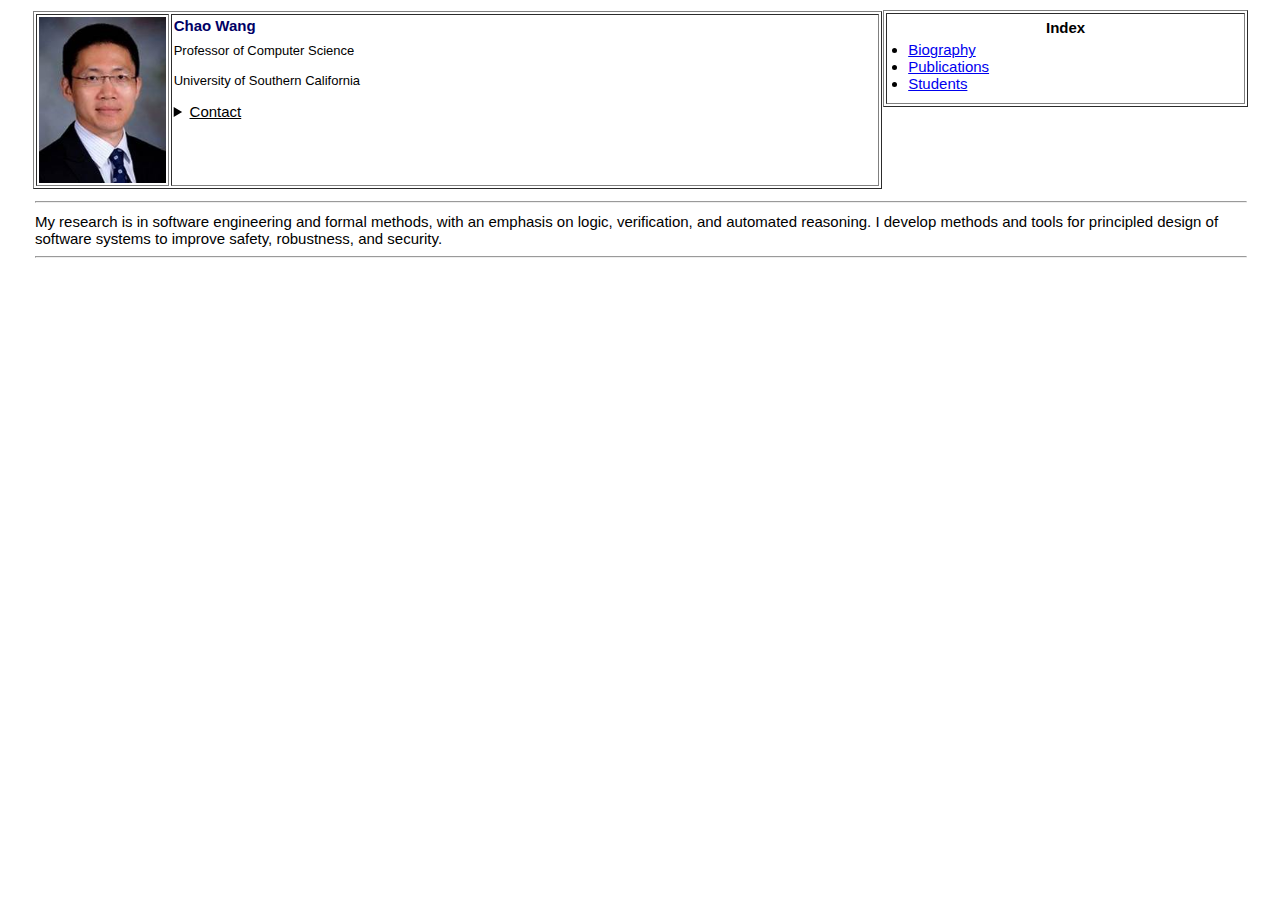
<file: index.html>
<html>

<head>




<title>Chao Wang | Professor at USC Computer Science</title>
<meta name=Title content="Chao Wang's  Homepage">
<meta name=Author content="Chao Wang">
<meta name=Description content="Chao Wang, USC, Professor, Computer Science, Software Engineering, Formal Methods, Concurrency, Side Channel, Verification, Synthesis, Model Checking, Symbolic Execution, Abstract Interpretation, AI Safety, Fairness">
<meta name="viewport" content="width=device-width,initial-scale=1">
<style>
html * 
{ 
  font-family: sans-serif !important;
  font-size: 15px;
}
@media only screen and (max-device-width: 480px) {
  html {
         -webkit-text-size-adjust: none;
       }
}
.chaoText {
  font-size:13px;
}
@media only screen and (max-device-width: 480px) {
  .chaoText { font-size:13px; }
}
</style>
</head>

<body link="#0000EE" vlink="#551A8B" alink="#ff0000" style='tab-interval:.5in' 
rightmargin=0 leftmargin=0 topmargin=0 marginheight=0 marginwidth=0>

<div align=center style='margin-top:.1in;margin-bottom:0in'>

<table border=0 cellspacing=0 cellpadding=0 width="95%" style='width:95.0%'>
 <tr>
  <td width="70%" style='width:70.0%;padding:.75pt .75pt .75pt .75pt'>


  <table border=1 cellpadding=0 width="100%" style='width:100.0%' height="100%">

   <tr> 

    <td width=80 valign=top style='width:60.0pt;padding:1.5pt 1.5pt 1.5pt 1.5pt'>

    <p><img style="width: auto; height: auto; max-width:95pt" src="pubDOC/image001.jpg"></p>

    </td>

    <td valign=top style='padding:1.5pt 1.5pt 1.5pt 1.5pt'>

    <p style='margin-bottom:0.1in'><b><span style='color:#000066'>Chao Wang</span></b></p>

    <p style='margin-top:0in;margin-bottom:0in'><div class=chaoText>Professor of Computer Science</div></p>

    <p style='margin-top:0.0in'><div class=chaoText>University of Southern California</div></p>


    <details style='margin-top:.05in' class=chaoText><summary><u>Contact</u></summary>
    <p class=chaoText style='margin-top:0.1in'>
    <b class=chaoText>Office:</b>  SAL 334                                      <br>
    &nbsp;&nbsp;941 Bloom Walk, Los Angeles, CA 90089<br>
    <b class=chaoText>Phone:</b>   213-821-2962    <i 
       class=chaoText style='color:#A6A6A6'>(I do not check voice mail)</i><br>
    <b class=chaoText>Email:</b> wang626 @ usc . edu

    </p>
    </details>


    </td>
   </tr>
  </table>

  </td>


  <td width="30%" valign=top style='width:30.0%'>


  <table border=1 cellpadding=0 width="100%" style='width:100.0%' height="100%">

    <tr>
    <td valign=top        style='padding:.75pt .75pt .75pt .75pt'>

      <p style='margin-top:0.05in;margin-bottom:0.05in;text-align:center'><b>Index</b></p>

      <ul style='margin-top:0.0in;margin-bottom:0.1in;padding:0pt 0pt 0pt 15pt' type=disc>

       <li><a href="https://sites.usc.edu/chaowang/biography/">Biography</a></li>
       <li><a href="https://sites.usc.edu/chaowang/publications/">Publications</a></li>
       <li><a href="https://sites.usc.edu/chaowang/students/">Students</a></li>

      </ul>


    </td>
   </tr>



  </table>

  </td>
 </tr>
</table>

</div>


<table border=0 cellspacing=0 cellpadding=0 width="100%" style='width:100.0%;margin-top:.0in;margin-bottom:.1in'>
 <tr>
  <td style='padding:.75pt .75pt .75pt .75pt'>
  <div align=center>
  <table border=0 cellspacing=0 cellpadding=0 width="95%" style='width:95.0%'>
   <tr>
    <td style='padding:1.5pt 1.5pt 1.5pt 1.5pt'>

    <hr size=2 width="100%" align=center>

    <p style='margin-top:.1in;margin-bottom:.1in'>

    My research is in software engineering and formal methods, with an
    emphasis on logic, verification, and automated reasoning.  I develop
    methods and tools for principled design of software systems to
    improve safety, robustness, and security.
    
    </p>




    <hr size=2 width="100%" align=center>

    </td>
   </tr>
  </table>
  </div>
  </td>
 </tr>
</table>

</body>

</html>
</file>
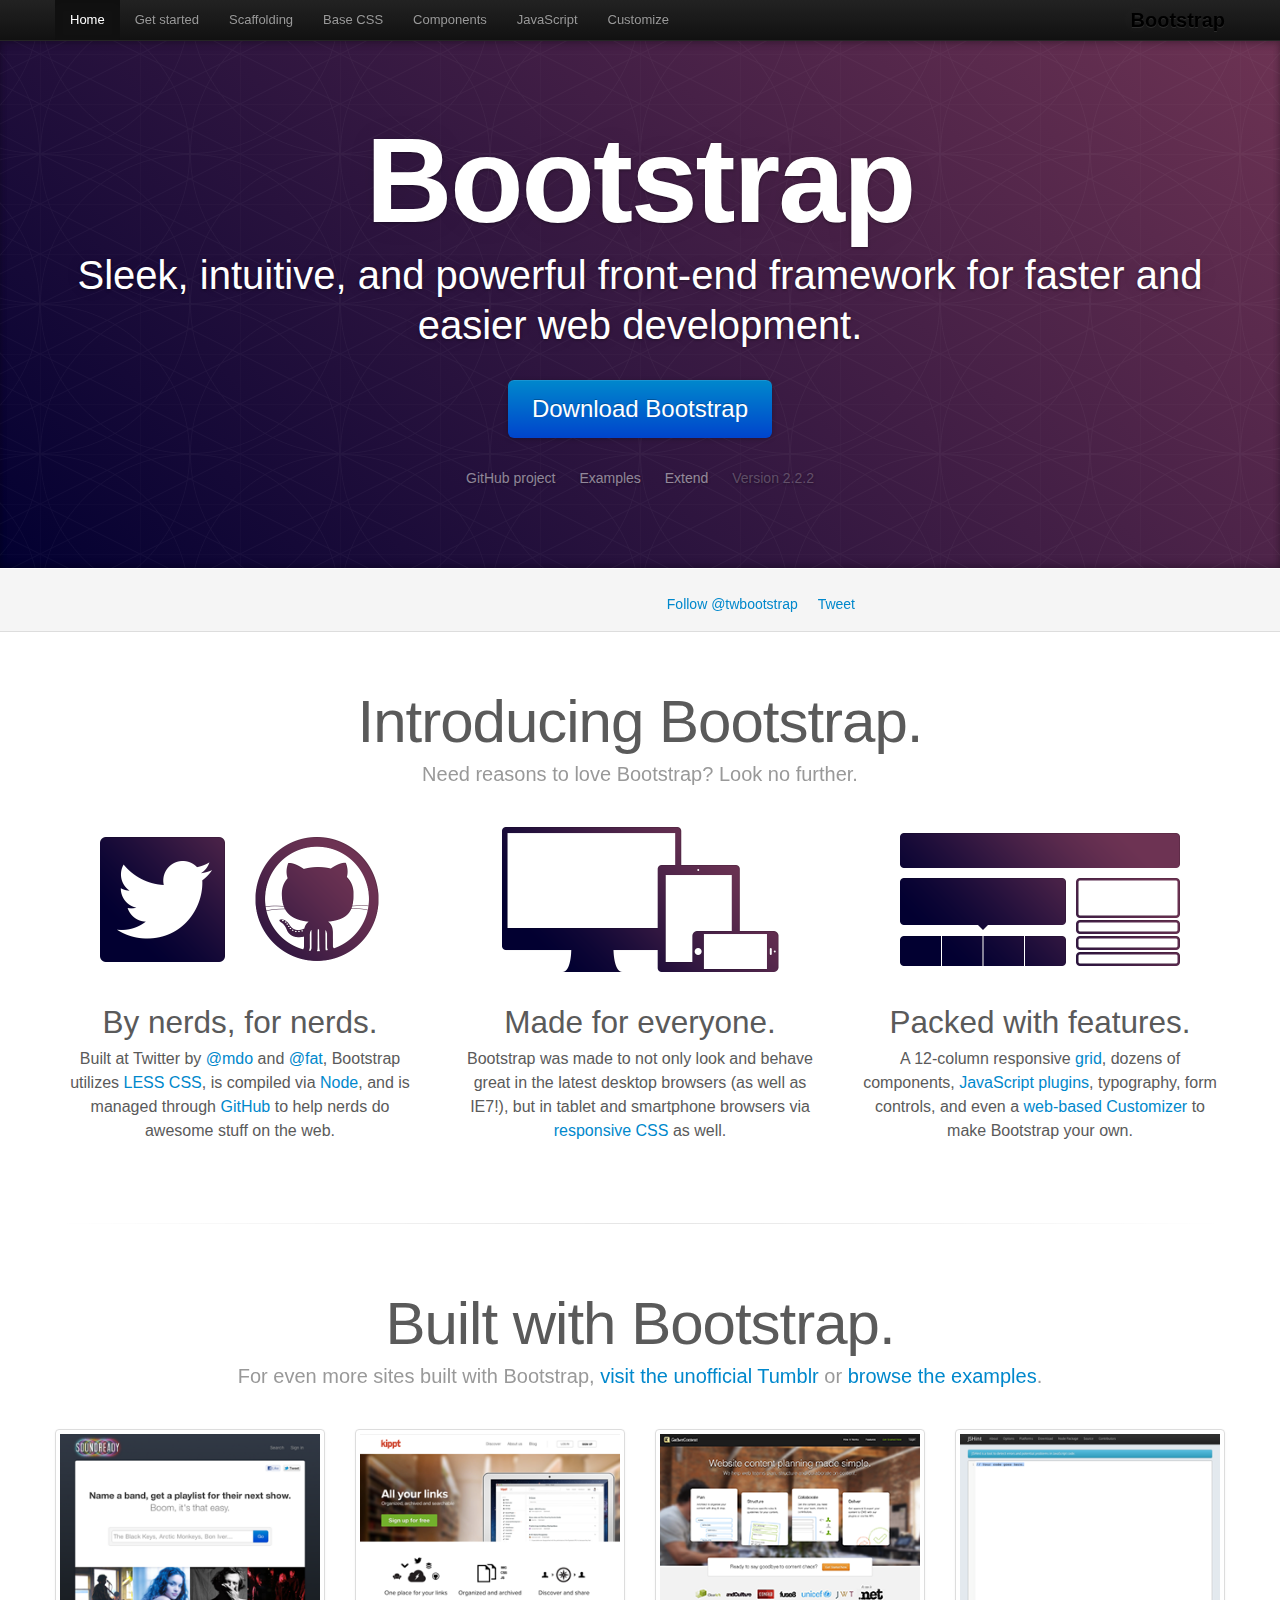
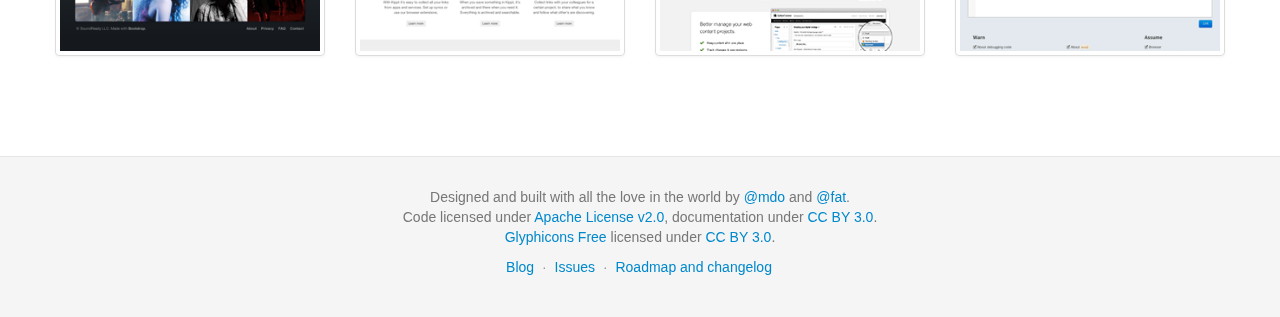
<file: difts2015/twitter-bootstrap-558bc52/docs/index.html>
<!DOCTYPE html>
<html lang="en">
  <head>
    <meta charset="utf-8">
    <title>Bootstrap</title>
    <meta name="viewport" content="width=device-width, initial-scale=1.0">
    <meta name="description" content="">
    <meta name="author" content="">

    <!-- Le styles -->
    <link href="assets/css/bootstrap.css" rel="stylesheet">
    <link href="assets/css/bootstrap-responsive.css" rel="stylesheet">
    <link href="assets/css/docs.css" rel="stylesheet">
    <link href="assets/js/google-code-prettify/prettify.css" rel="stylesheet">

    <!-- Le HTML5 shim, for IE6-8 support of HTML5 elements -->
    <!--[if lt IE 9]>
      <script src="http://html5shim.googlecode.com/svn/trunk/html5.js"></script>
    <![endif]-->

    <!-- Le fav and touch icons -->
    <link rel="apple-touch-icon-precomposed" sizes="144x144" href="assets/ico/apple-touch-icon-144-precomposed.png">
    <link rel="apple-touch-icon-precomposed" sizes="114x114" href="assets/ico/apple-touch-icon-114-precomposed.png">
      <link rel="apple-touch-icon-precomposed" sizes="72x72" href="assets/ico/apple-touch-icon-72-precomposed.png">
                    <link rel="apple-touch-icon-precomposed" href="assets/ico/apple-touch-icon-57-precomposed.png">
                                   <link rel="shortcut icon" href="assets/ico/favicon.png">

  </head>

  <body data-spy="scroll" data-target=".bs-docs-sidebar">

    <!-- Navbar
    ================================================== -->
    <div class="navbar navbar-inverse navbar-fixed-top">
      <div class="navbar-inner">
        <div class="container">
          <button type="button" class="btn btn-navbar" data-toggle="collapse" data-target=".nav-collapse">
            <span class="icon-bar"></span>
            <span class="icon-bar"></span>
            <span class="icon-bar"></span>
          </button>
          <a class="brand" href="./index.html">Bootstrap</a>
          <div class="nav-collapse collapse">
            <ul class="nav">
              <li class="active">
                <a href="./index.html">Home</a>
              </li>
              <li class="">
                <a href="./getting-started.html">Get started</a>
              </li>
              <li class="">
                <a href="./scaffolding.html">Scaffolding</a>
              </li>
              <li class="">
                <a href="./base-css.html">Base CSS</a>
              </li>
              <li class="">
                <a href="./components.html">Components</a>
              </li>
              <li class="">
                <a href="./javascript.html">JavaScript</a>
              </li>
              <li class="">
                <a href="./customize.html">Customize</a>
              </li>
            </ul>
          </div>
        </div>
      </div>
    </div>

<div class="jumbotron masthead">
  <div class="container">
    <h1>Bootstrap</h1>
    <p>Sleek, intuitive, and powerful front-end framework for faster and easier web development.</p>
    <p>
      <a href="assets/bootstrap.zip" class="btn btn-primary btn-large" >Download Bootstrap</a>
    </p>
    <ul class="masthead-links">
      <li>
        <a href="http://github.com/twitter/bootstrap" >GitHub project</a>
      </li>
      <li>
        <a href="./getting-started.html#examples" >Examples</a>
      </li>
      <li>
        <a href="./extend.html" >Extend</a>
      </li>
      <li>
        Version 2.2.2
      </li>
    </ul>
  </div>
</div>

<div class="bs-docs-social">
  <div class="container">
    <ul class="bs-docs-social-buttons">
      <li>
        <iframe class="github-btn" src="http://ghbtns.com/github-btn.html?user=twitter&repo=bootstrap&type=watch&count=true" allowtransparency="true" frameborder="0" scrolling="0" width="100px" height="20px"></iframe>
      </li>
      <li>
        <iframe class="github-btn" src="http://ghbtns.com/github-btn.html?user=twitter&repo=bootstrap&type=fork&count=true" allowtransparency="true" frameborder="0" scrolling="0" width="102px" height="20px"></iframe>
      </li>
      <li class="follow-btn">
        <a href="https://twitter.com/twbootstrap" class="twitter-follow-button" data-link-color="#0069D6" data-show-count="true">Follow @twbootstrap</a>
      </li>
      <li class="tweet-btn">
        <a href="https://twitter.com/share" class="twitter-share-button" data-url="http://twitter.github.com/bootstrap/" data-count="horizontal" data-via="twbootstrap" data-related="mdo:Creator of Twitter Bootstrap">Tweet</a>
      </li>
    </ul>
  </div>
</div>

<div class="container">

  <div class="marketing">

    <h1>Introducing Bootstrap.</h1>
    <p class="marketing-byline">Need reasons to love Bootstrap? Look no further.</p>

    <div class="row-fluid">
      <div class="span4">
        <img class="marketing-img" src="assets/img/bs-docs-twitter-github.png">
        <h2>By nerds, for nerds.</h2>
        <p>Built at Twitter by <a href="http://twitter.com/mdo">@mdo</a> and <a href="http://twitter.com/fat">@fat</a>, Bootstrap utilizes <a href="http://lesscss.org">LESS CSS</a>, is compiled via <a href="http://nodejs.org">Node</a>, and is managed through <a href="http://github.com">GitHub</a> to help nerds do awesome stuff on the web.</p>
      </div>
      <div class="span4">
        <img class="marketing-img" src="assets/img/bs-docs-responsive-illustrations.png">
        <h2>Made for everyone.</h2>
        <p>Bootstrap was made to not only look and behave great in the latest desktop browsers (as well as IE7!), but in tablet and smartphone browsers via <a href="./scaffolding.html#responsive">responsive CSS</a> as well.</p>
      </div>
      <div class="span4">
        <img class="marketing-img" src="assets/img/bs-docs-bootstrap-features.png">
        <h2>Packed with features.</h2>
        <p>A 12-column responsive <a href="./scaffolding.html#gridSystem">grid</a>, dozens of components, <a href="./javascript.html">JavaScript plugins</a>, typography, form controls, and even a <a href="./customize.html">web-based Customizer</a> to make Bootstrap your own.</p>
      </div>
    </div>

    <hr class="soften">

    <h1>Built with Bootstrap.</h1>
    <p class="marketing-byline">For even more sites built with Bootstrap, <a href="http://builtwithbootstrap.tumblr.com/" target="_blank">visit the unofficial Tumblr</a> or <a href="./getting-started.html#examples">browse the examples</a>.</p>
    <div class="row-fluid">
      <ul class="thumbnails example-sites">
        <li class="span3">
          <a class="thumbnail" href="http://soundready.fm/" target="_blank">
            <img src="assets/img/example-sites/soundready.png" alt="SoundReady.fm">
          </a>
        </li>
        <li class="span3">
          <a class="thumbnail" href="http://kippt.com/" target="_blank">
            <img src="assets/img/example-sites/kippt.png" alt="Kippt">
          </a>
        </li>
        <li class="span3">
          <a class="thumbnail" href="http://www.gathercontent.com/" target="_blank">
            <img src="assets/img/example-sites/gathercontent.png" alt="Gather Content">
          </a>
        </li>
        <li class="span3">
          <a class="thumbnail" href="http://www.jshint.com/" target="_blank">
            <img src="assets/img/example-sites/jshint.png" alt="JS Hint">
          </a>
        </li>
      </ul>
     </div>

  </div>

</div>



    <!-- Footer
    ================================================== -->
    <footer class="footer">
      <div class="container">
        <p>Designed and built with all the love in the world by <a href="http://twitter.com/mdo" target="_blank">@mdo</a> and <a href="http://twitter.com/fat" target="_blank">@fat</a>.</p>
        <p>Code licensed under <a href="http://www.apache.org/licenses/LICENSE-2.0" target="_blank">Apache License v2.0</a>, documentation under <a href="http://creativecommons.org/licenses/by/3.0/">CC BY 3.0</a>.</p>
        <p><a href="http://glyphicons.com">Glyphicons Free</a> licensed under <a href="http://creativecommons.org/licenses/by/3.0/">CC BY 3.0</a>.</p>
        <ul class="footer-links">
          <li><a href="http://blog.getbootstrap.com">Blog</a></li>
          <li class="muted">&middot;</li>
          <li><a href="https://github.com/twitter/bootstrap/issues?state=open">Issues</a></li>
          <li class="muted">&middot;</li>
          <li><a href="https://github.com/twitter/bootstrap/wiki">Roadmap and changelog</a></li>
        </ul>
      </div>
    </footer>



    <!-- Le javascript
    ================================================== -->
    <!-- Placed at the end of the document so the pages load faster -->
    <script type="text/javascript" src="http://platform.twitter.com/widgets.js"></script>
    <script src="assets/js/jquery.js"></script>
    <script src="assets/js/bootstrap-transition.js"></script>
    <script src="assets/js/bootstrap-alert.js"></script>
    <script src="assets/js/bootstrap-modal.js"></script>
    <script src="assets/js/bootstrap-dropdown.js"></script>
    <script src="assets/js/bootstrap-scrollspy.js"></script>
    <script src="assets/js/bootstrap-tab.js"></script>
    <script src="assets/js/bootstrap-tooltip.js"></script>
    <script src="assets/js/bootstrap-popover.js"></script>
    <script src="assets/js/bootstrap-button.js"></script>
    <script src="assets/js/bootstrap-collapse.js"></script>
    <script src="assets/js/bootstrap-carousel.js"></script>
    <script src="assets/js/bootstrap-typeahead.js"></script>
    <script src="assets/js/bootstrap-affix.js"></script>

    <script src="assets/js/holder/holder.js"></script>
    <script src="assets/js/google-code-prettify/prettify.js"></script>

    <script src="assets/js/application.js"></script>



  </body>
</html>
</file>
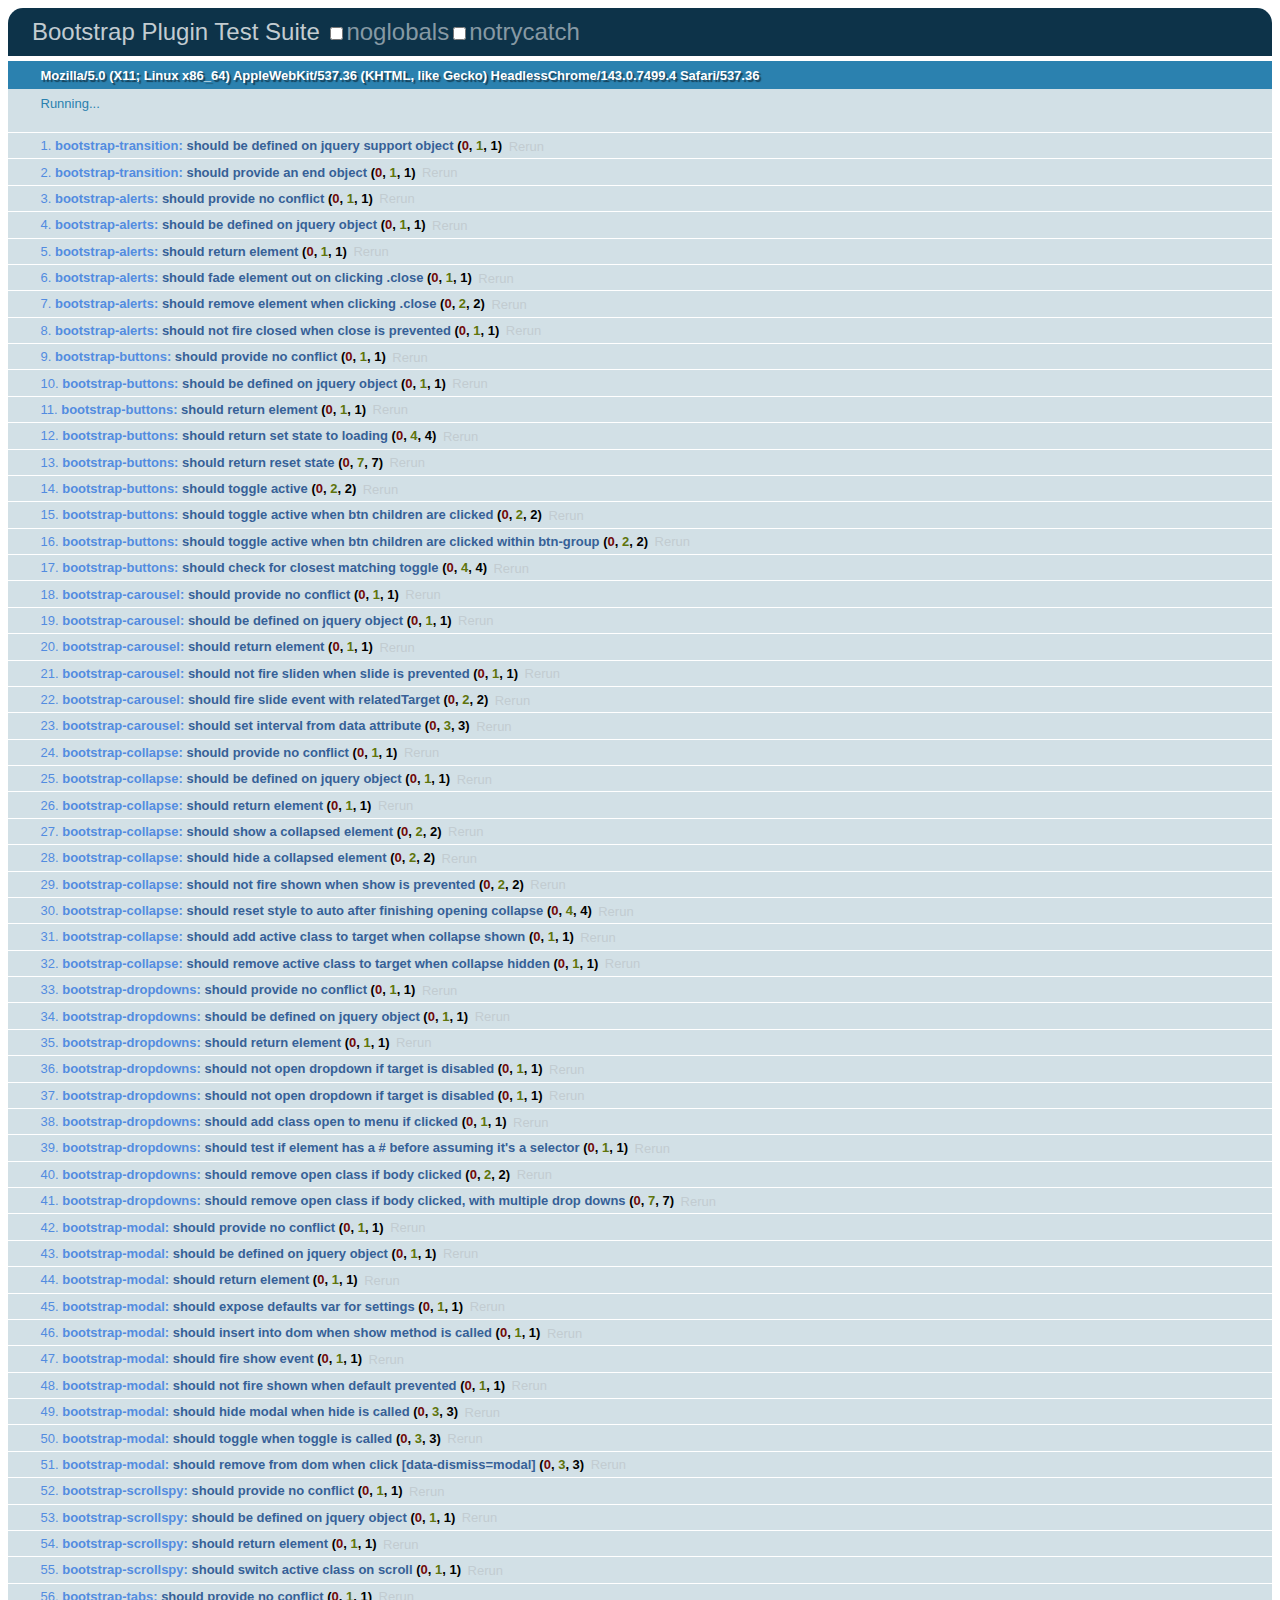
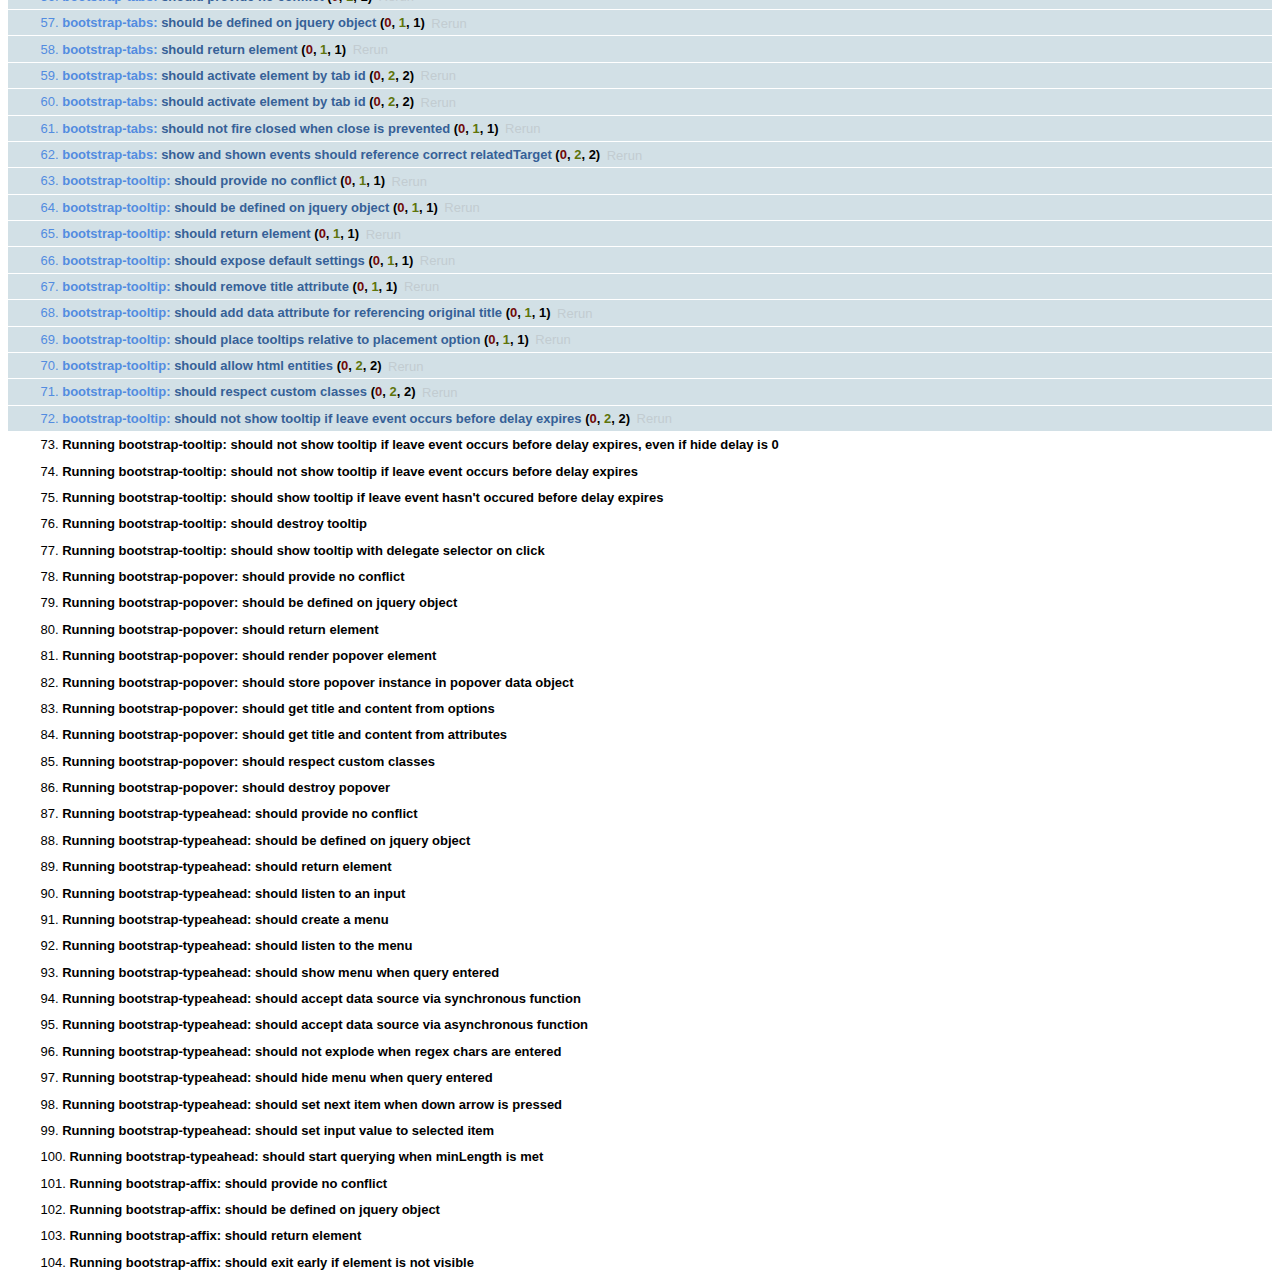
<file: difts2015/twitter-bootstrap-558bc52/js/tests/index.html>
<!DOCTYPE HTML>
<html>
<head>
  <title>Bootstrap Plugin Test Suite</title>

  <!-- jquery -->
  <!--<script src="http://code.jquery.com/jquery-1.7.min.js"></script>-->
  <script src="vendor/jquery.js"></script>

  <!-- qunit -->
  <link rel="stylesheet" href="vendor/qunit.css" type="text/css" media="screen" />
  <script src="vendor/qunit.js"></script>

  <!-- phantomjs logging script-->
  <script src="unit/bootstrap-phantom.js"></script>

  <!--  plugin sources -->
  <script src="../../js/bootstrap-transition.js"></script>
  <script src="../../js/bootstrap-alert.js"></script>
  <script src="../../js/bootstrap-button.js"></script>
  <script src="../../js/bootstrap-carousel.js"></script>
  <script src="../../js/bootstrap-collapse.js"></script>
  <script src="../../js/bootstrap-dropdown.js"></script>
  <script src="../../js/bootstrap-modal.js"></script>
  <script src="../../js/bootstrap-scrollspy.js"></script>
  <script src="../../js/bootstrap-tab.js"></script>
  <script src="../../js/bootstrap-tooltip.js"></script>
  <script src="../../js/bootstrap-popover.js"></script>
  <script src="../../js/bootstrap-typeahead.js"></script>
  <script src="../../js/bootstrap-affix.js"></script>

  <!-- unit tests -->
  <script src="unit/bootstrap-transition.js"></script>
  <script src="unit/bootstrap-alert.js"></script>
  <script src="unit/bootstrap-button.js"></script>
  <script src="unit/bootstrap-carousel.js"></script>
  <script src="unit/bootstrap-collapse.js"></script>
  <script src="unit/bootstrap-dropdown.js"></script>
  <script src="unit/bootstrap-modal.js"></script>
  <script src="unit/bootstrap-scrollspy.js"></script>
  <script src="unit/bootstrap-tab.js"></script>
  <script src="unit/bootstrap-tooltip.js"></script>
  <script src="unit/bootstrap-popover.js"></script>
  <script src="unit/bootstrap-typeahead.js"></script>
  <script src="unit/bootstrap-affix.js"></script>
</head>
<body>
  <div>
    <h1 id="qunit-header">Bootstrap Plugin Test Suite</h1>
    <h2 id="qunit-banner"></h2>
    <h2 id="qunit-userAgent"></h2>
    <ol id="qunit-tests"></ol>
    <div id="qunit-fixture"></div>
  </div>
</body>
</html>
</file>
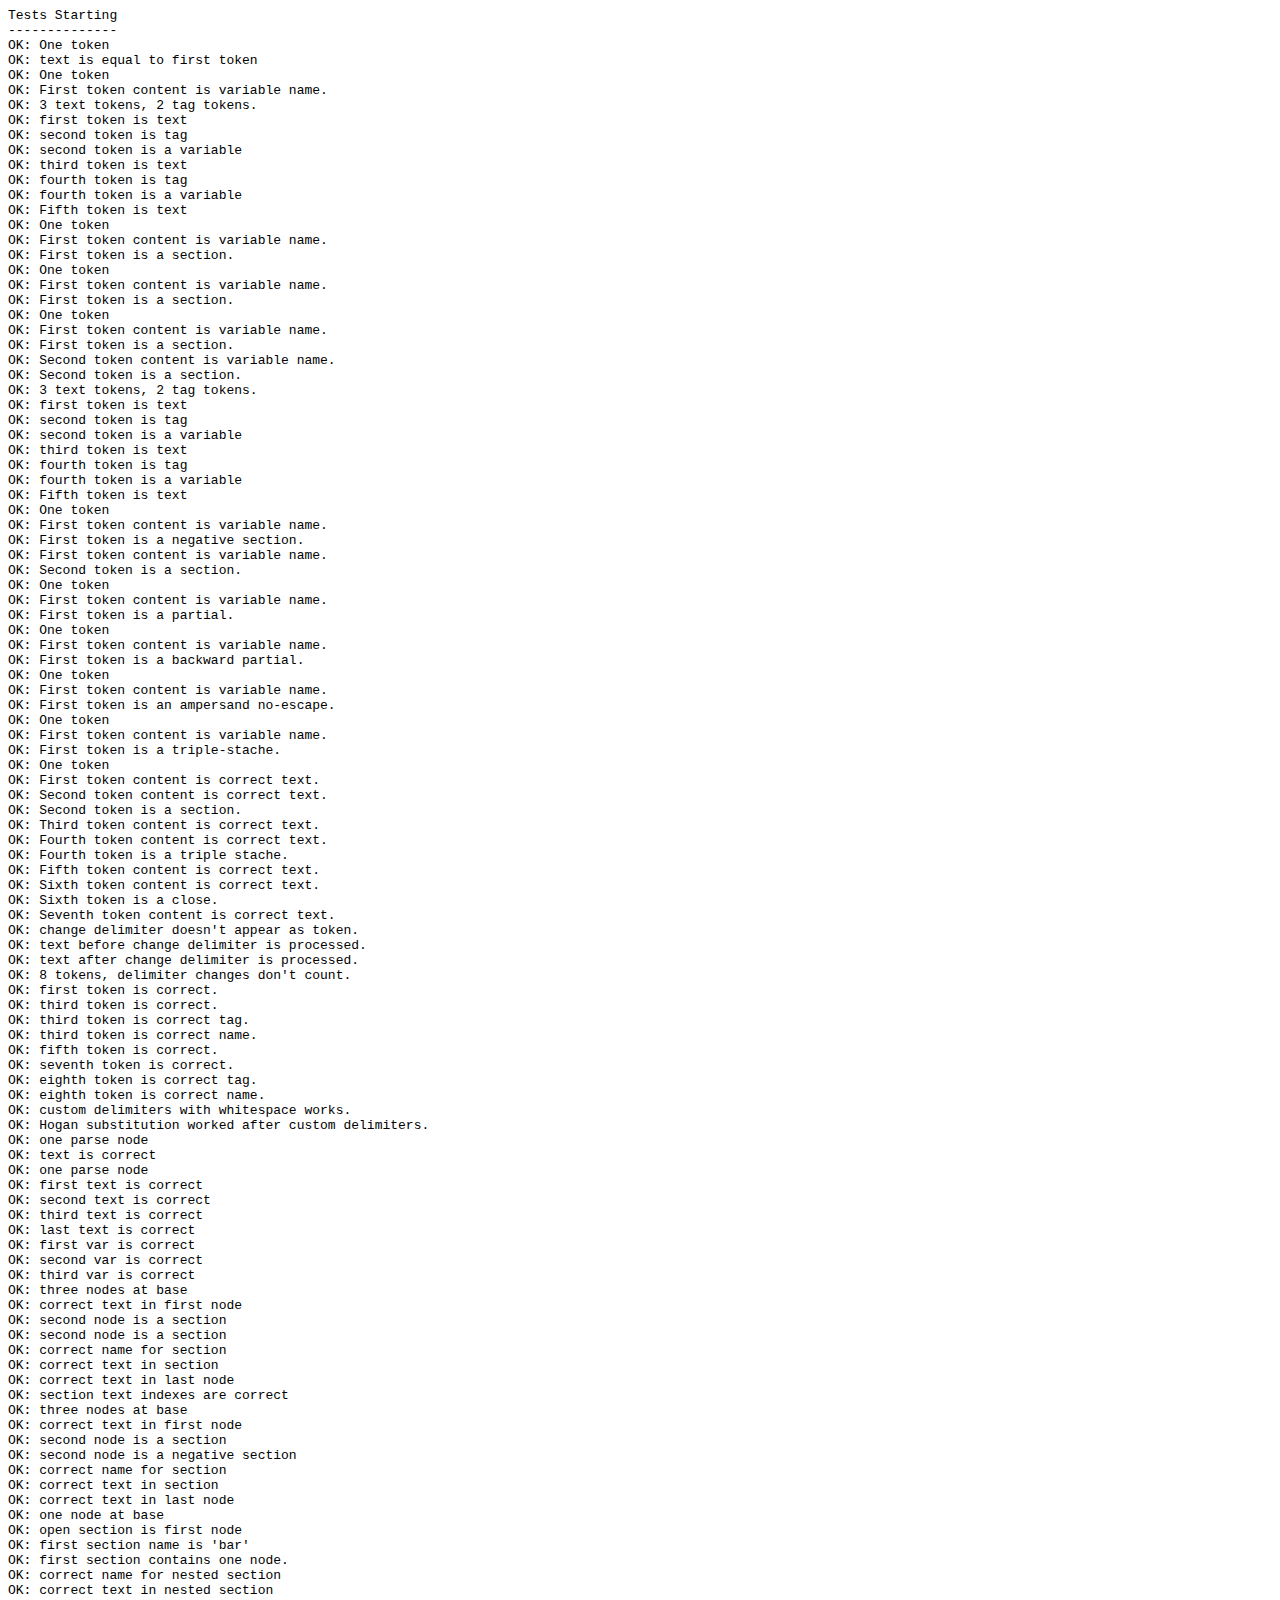
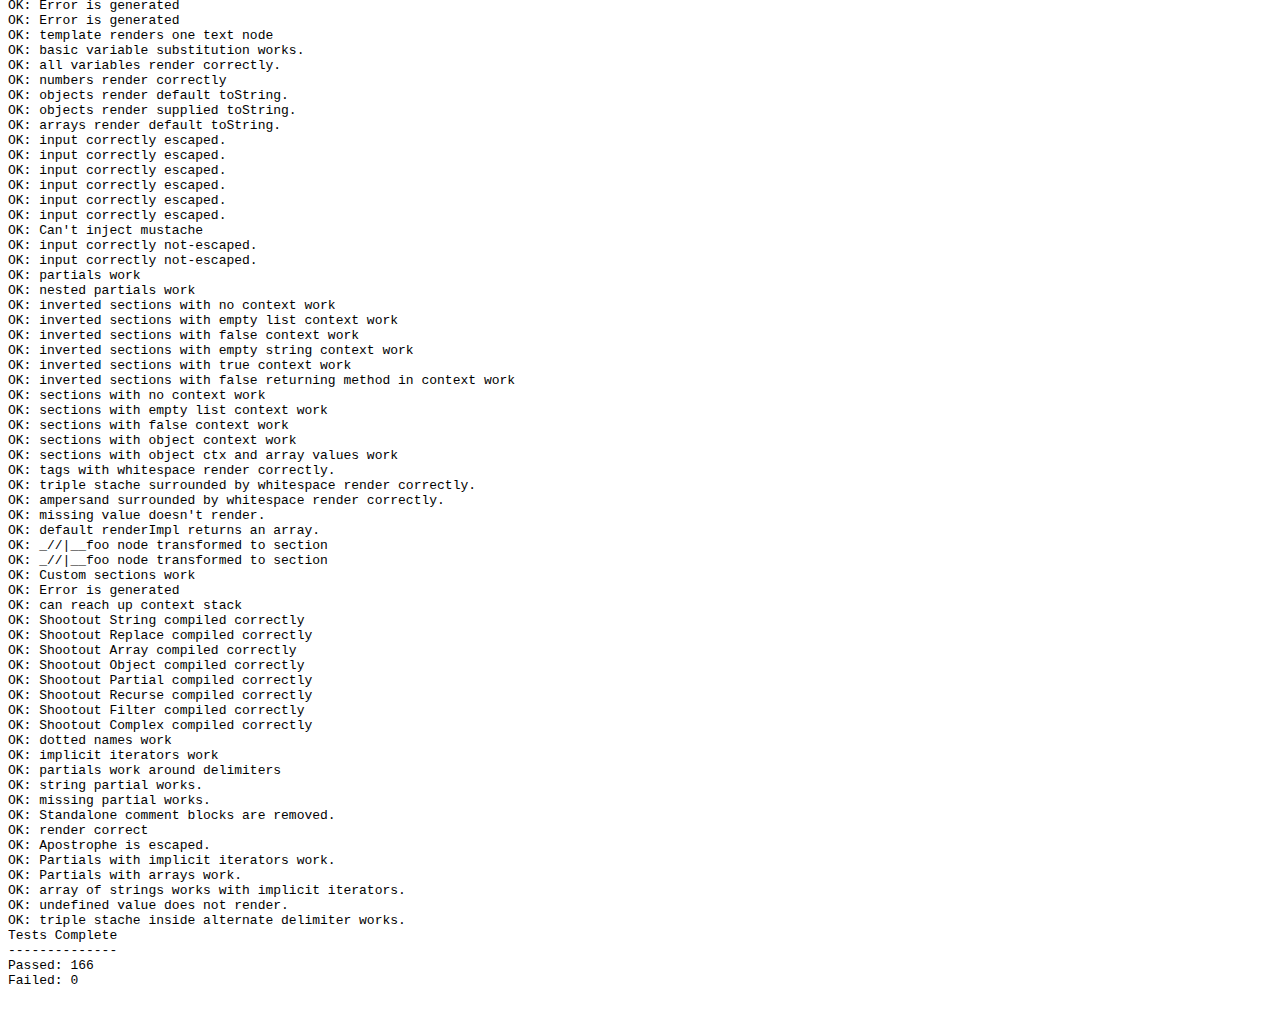
<file: difts2015/twitter-bootstrap-558bc52/docs/build/node_modules/hogan.js/test/index.html>
<html>
<head>
	<title>test</title>
	<script src="https://raw.github.com/douglascrockford/JSON-js/master/json2.js"></script>
</head>
<body>
  <code id="console"></code>
  <script>var Hogan = {};</script>
  <script src="../lib/template.js"></script>
  <script src="../lib/compiler.js"></script>
  <script src="./index.js"></script>
</body>
</html>
</file>
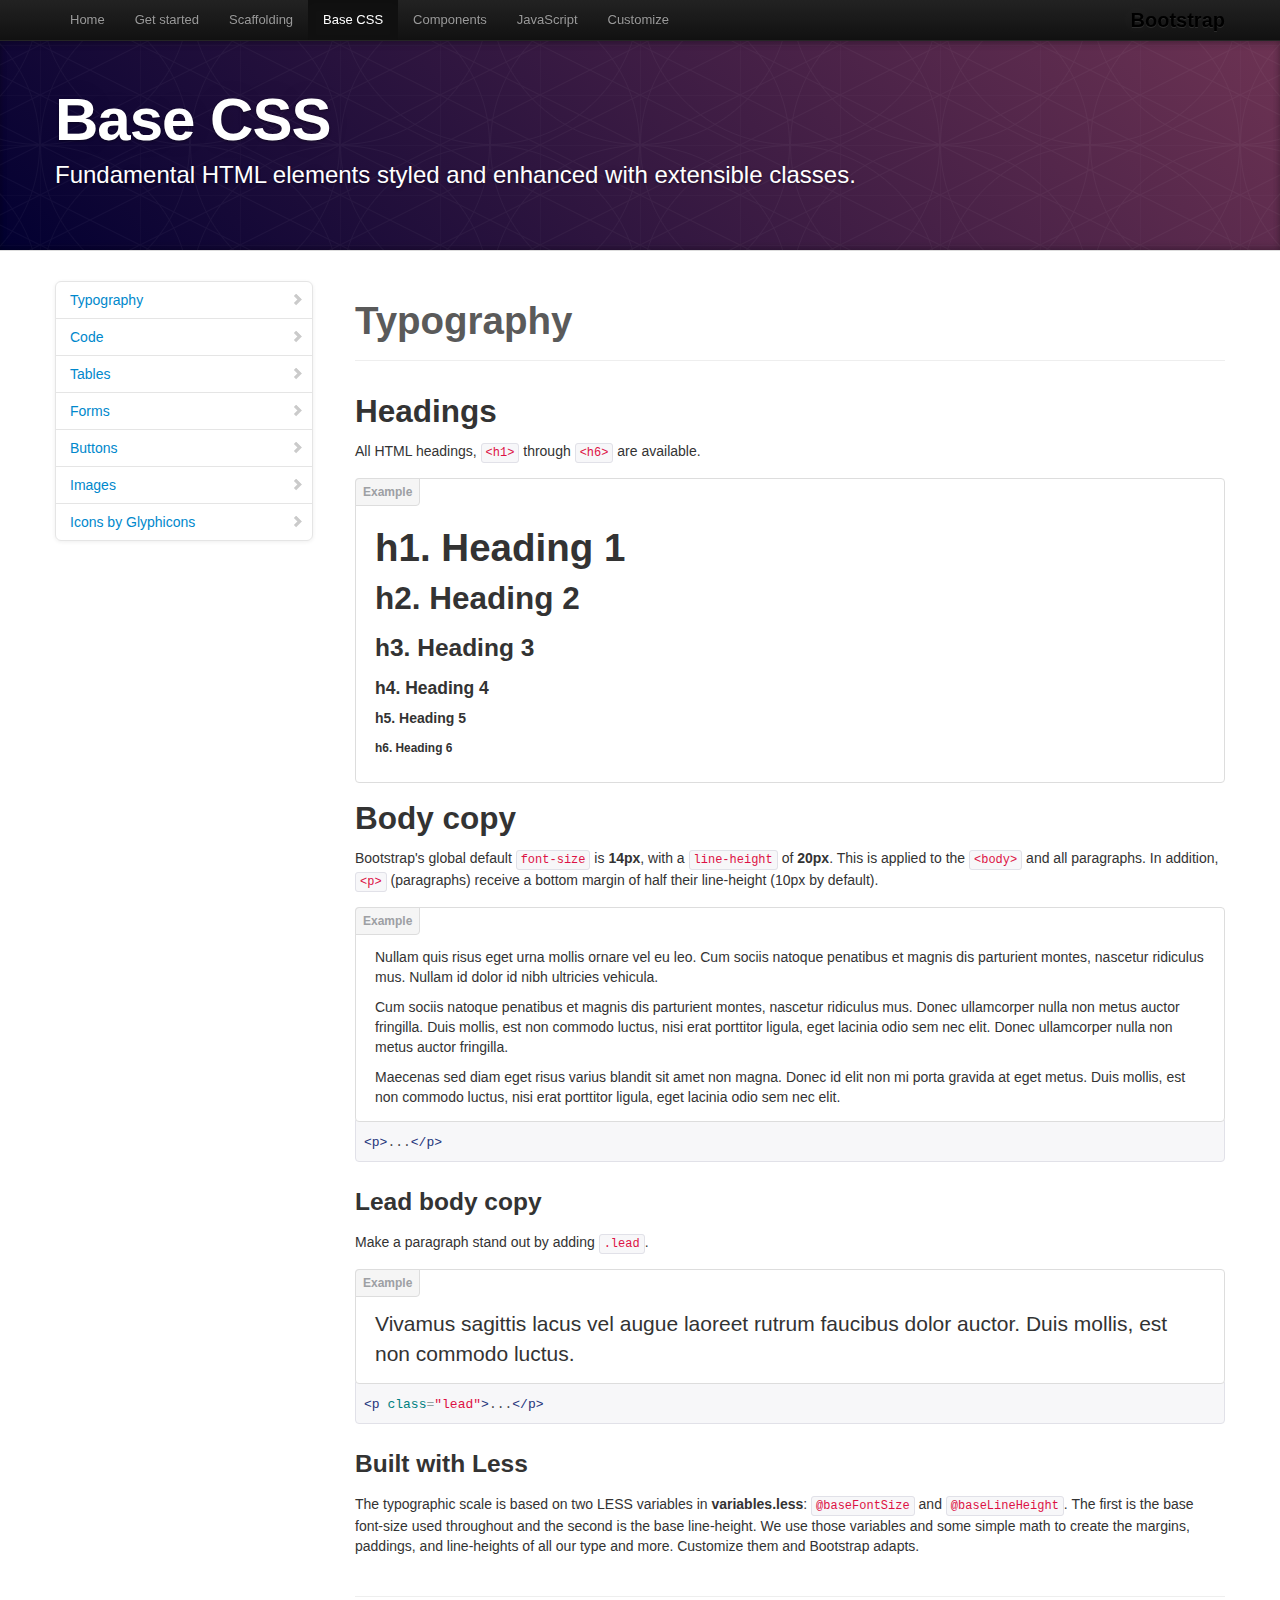
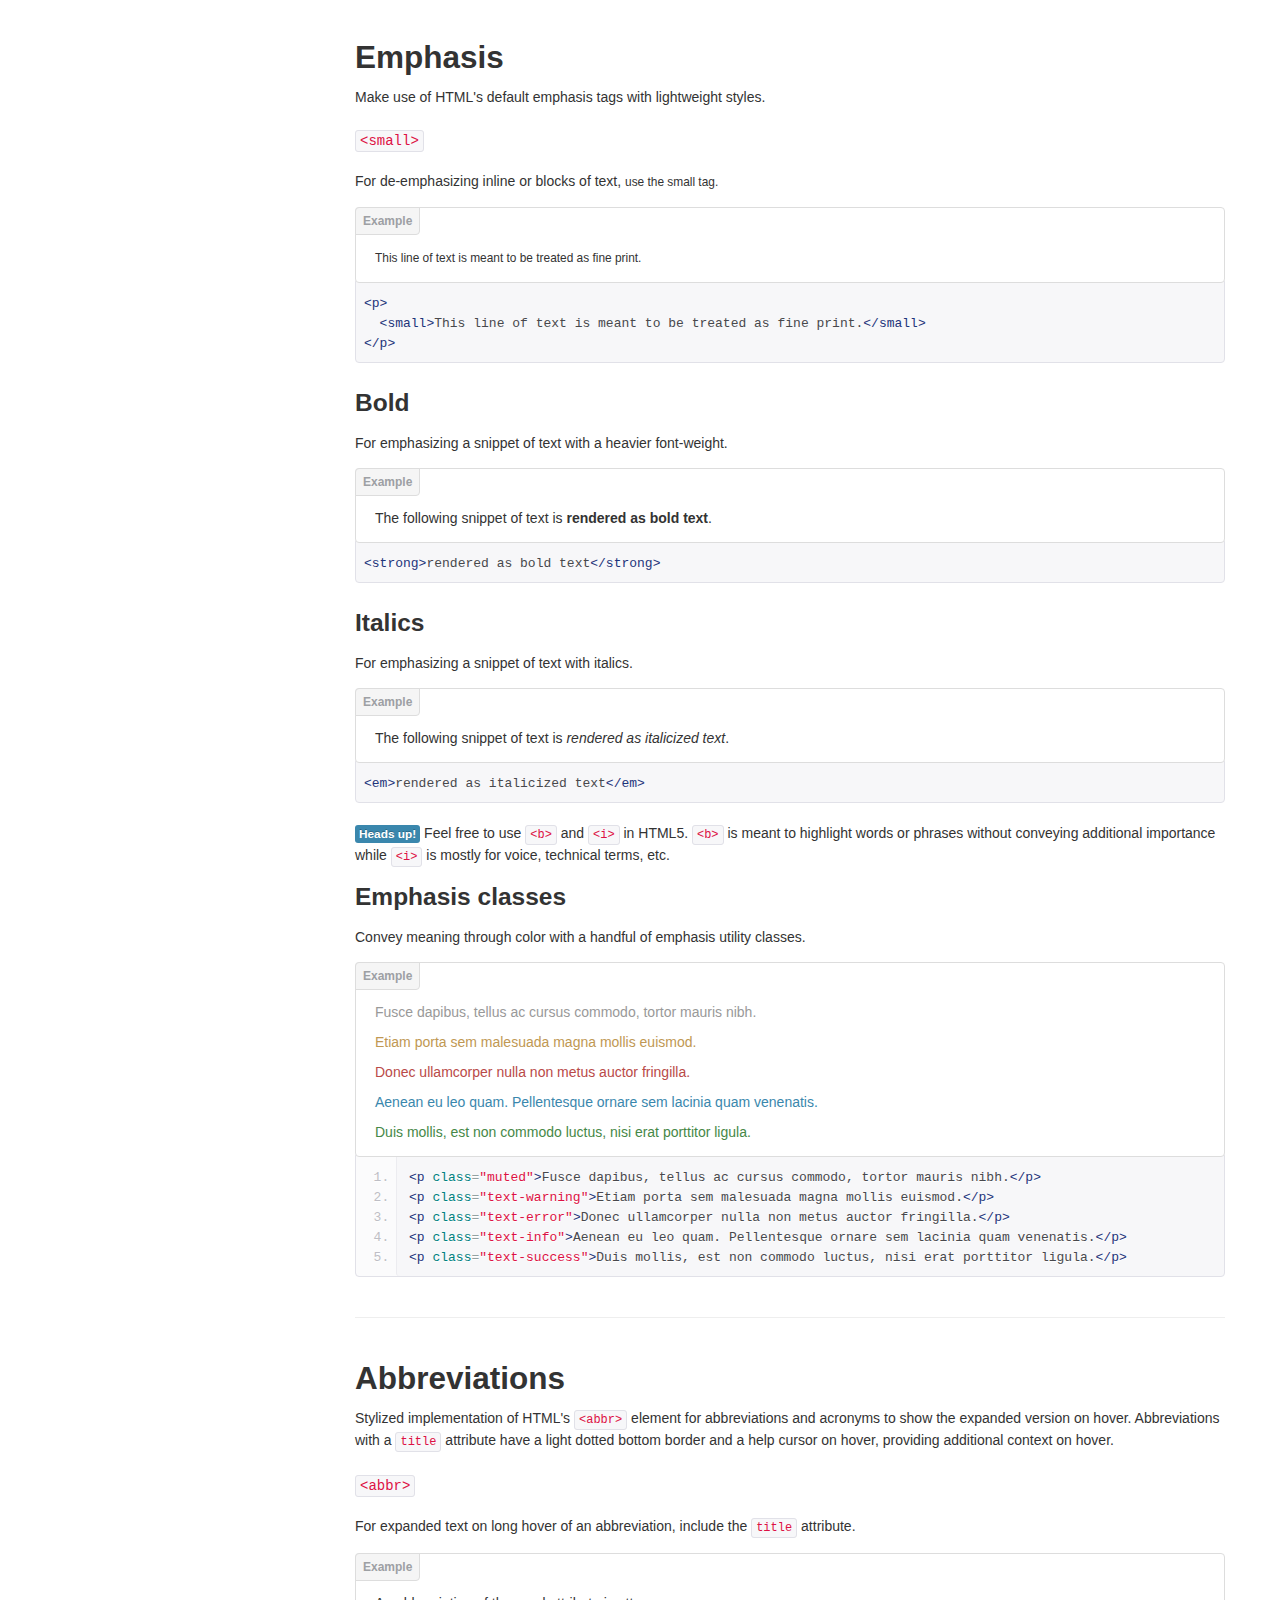
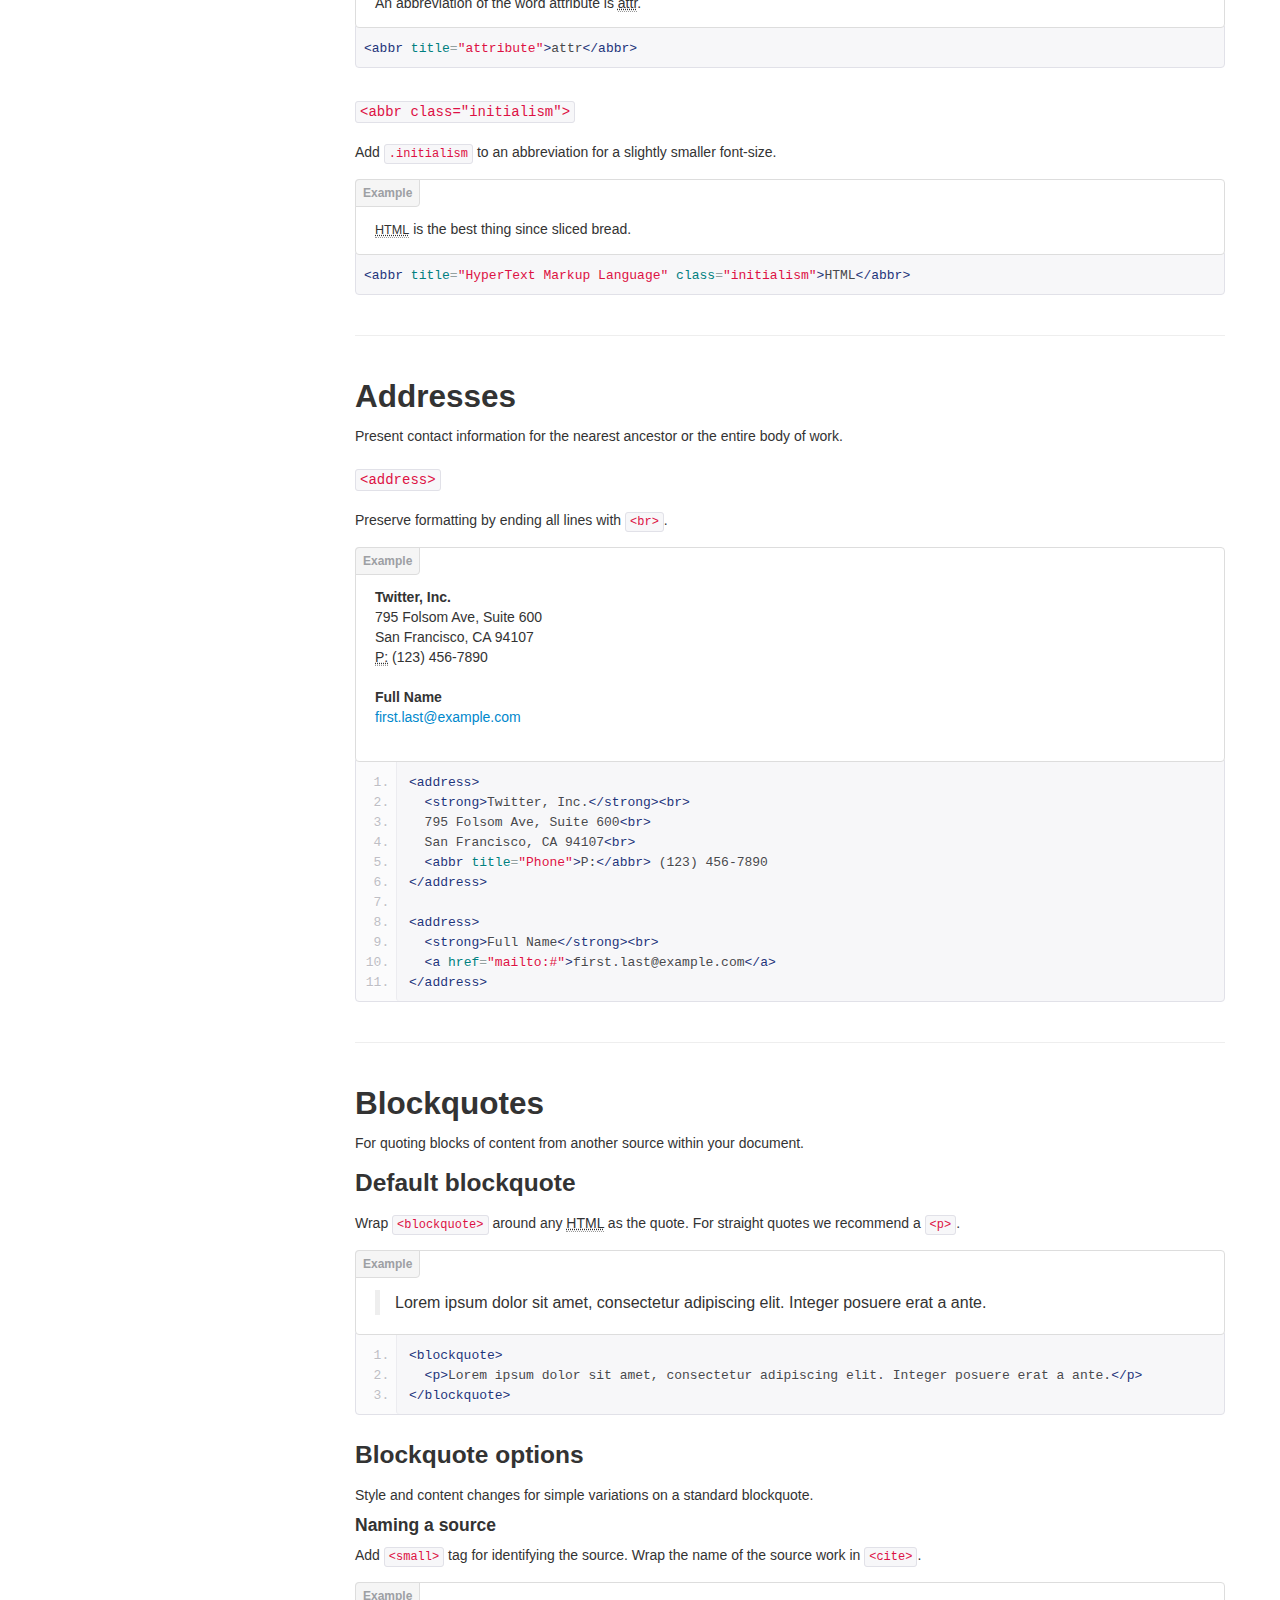
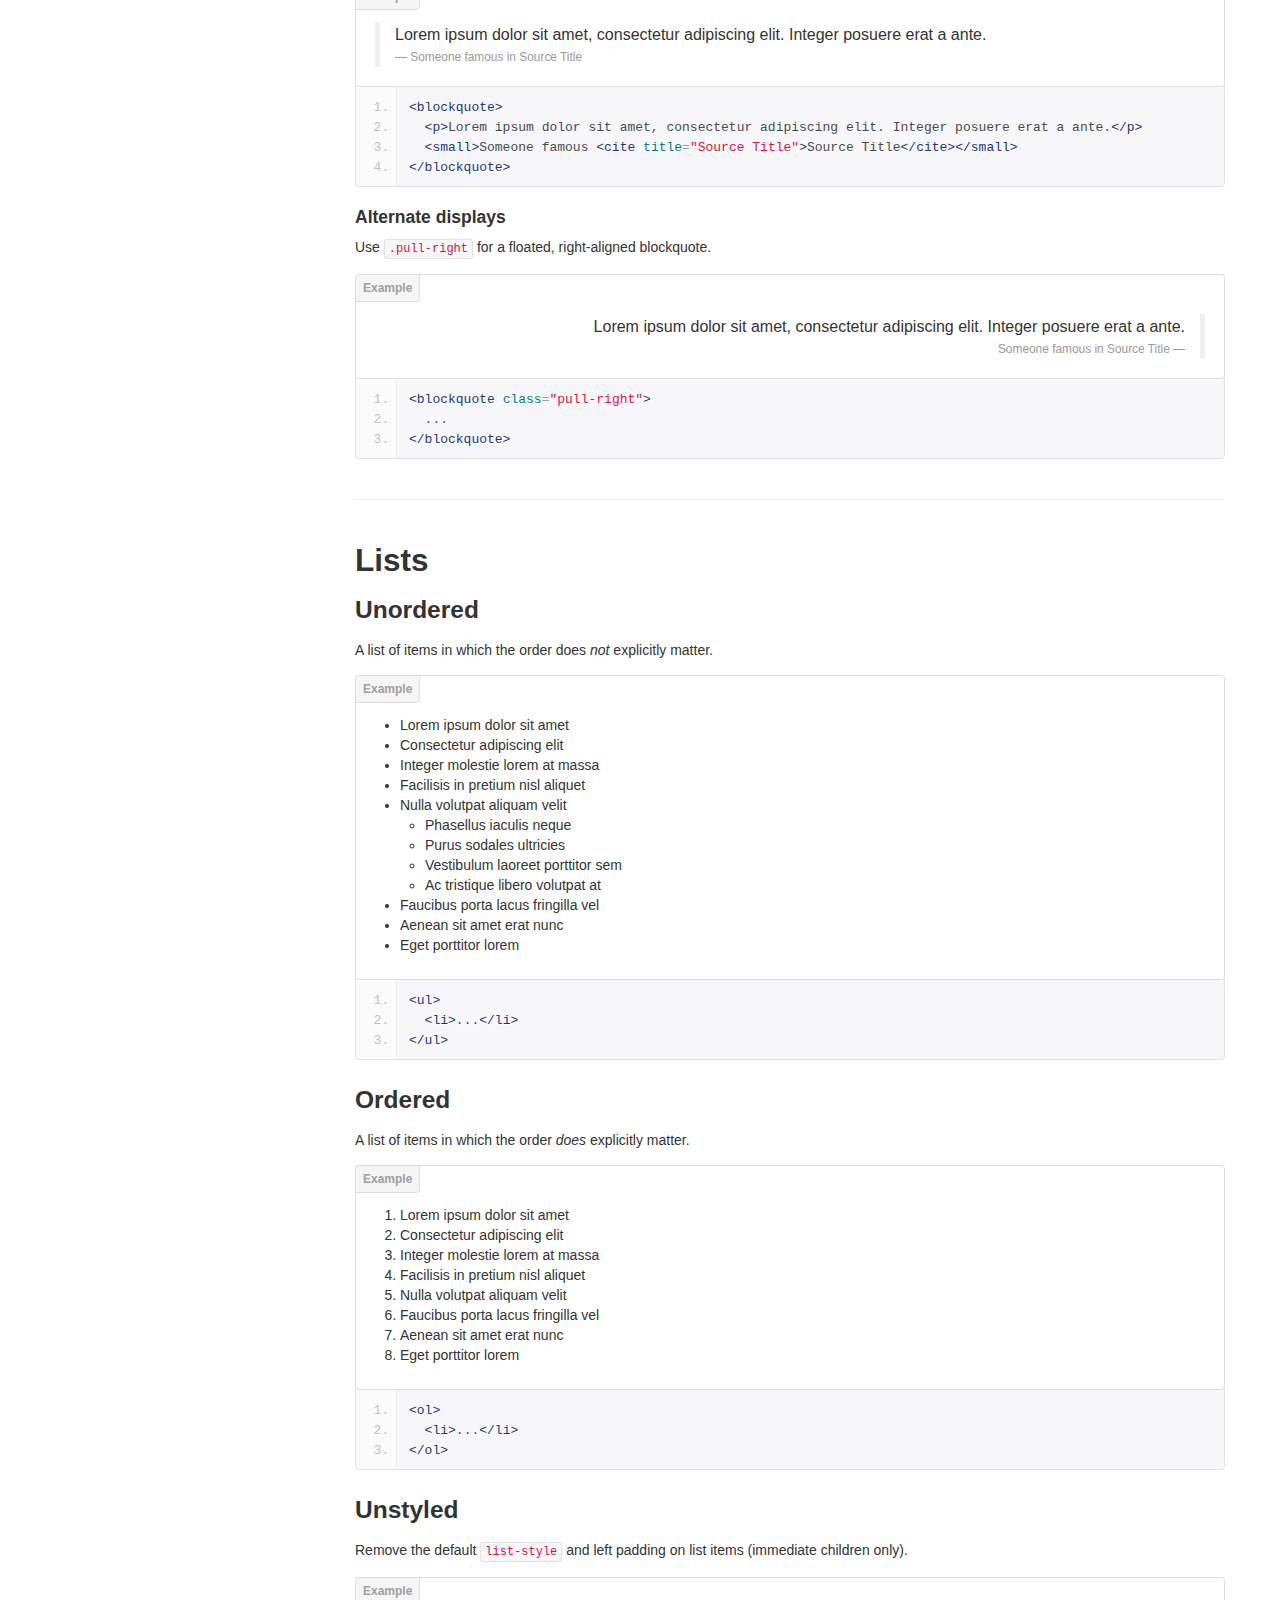
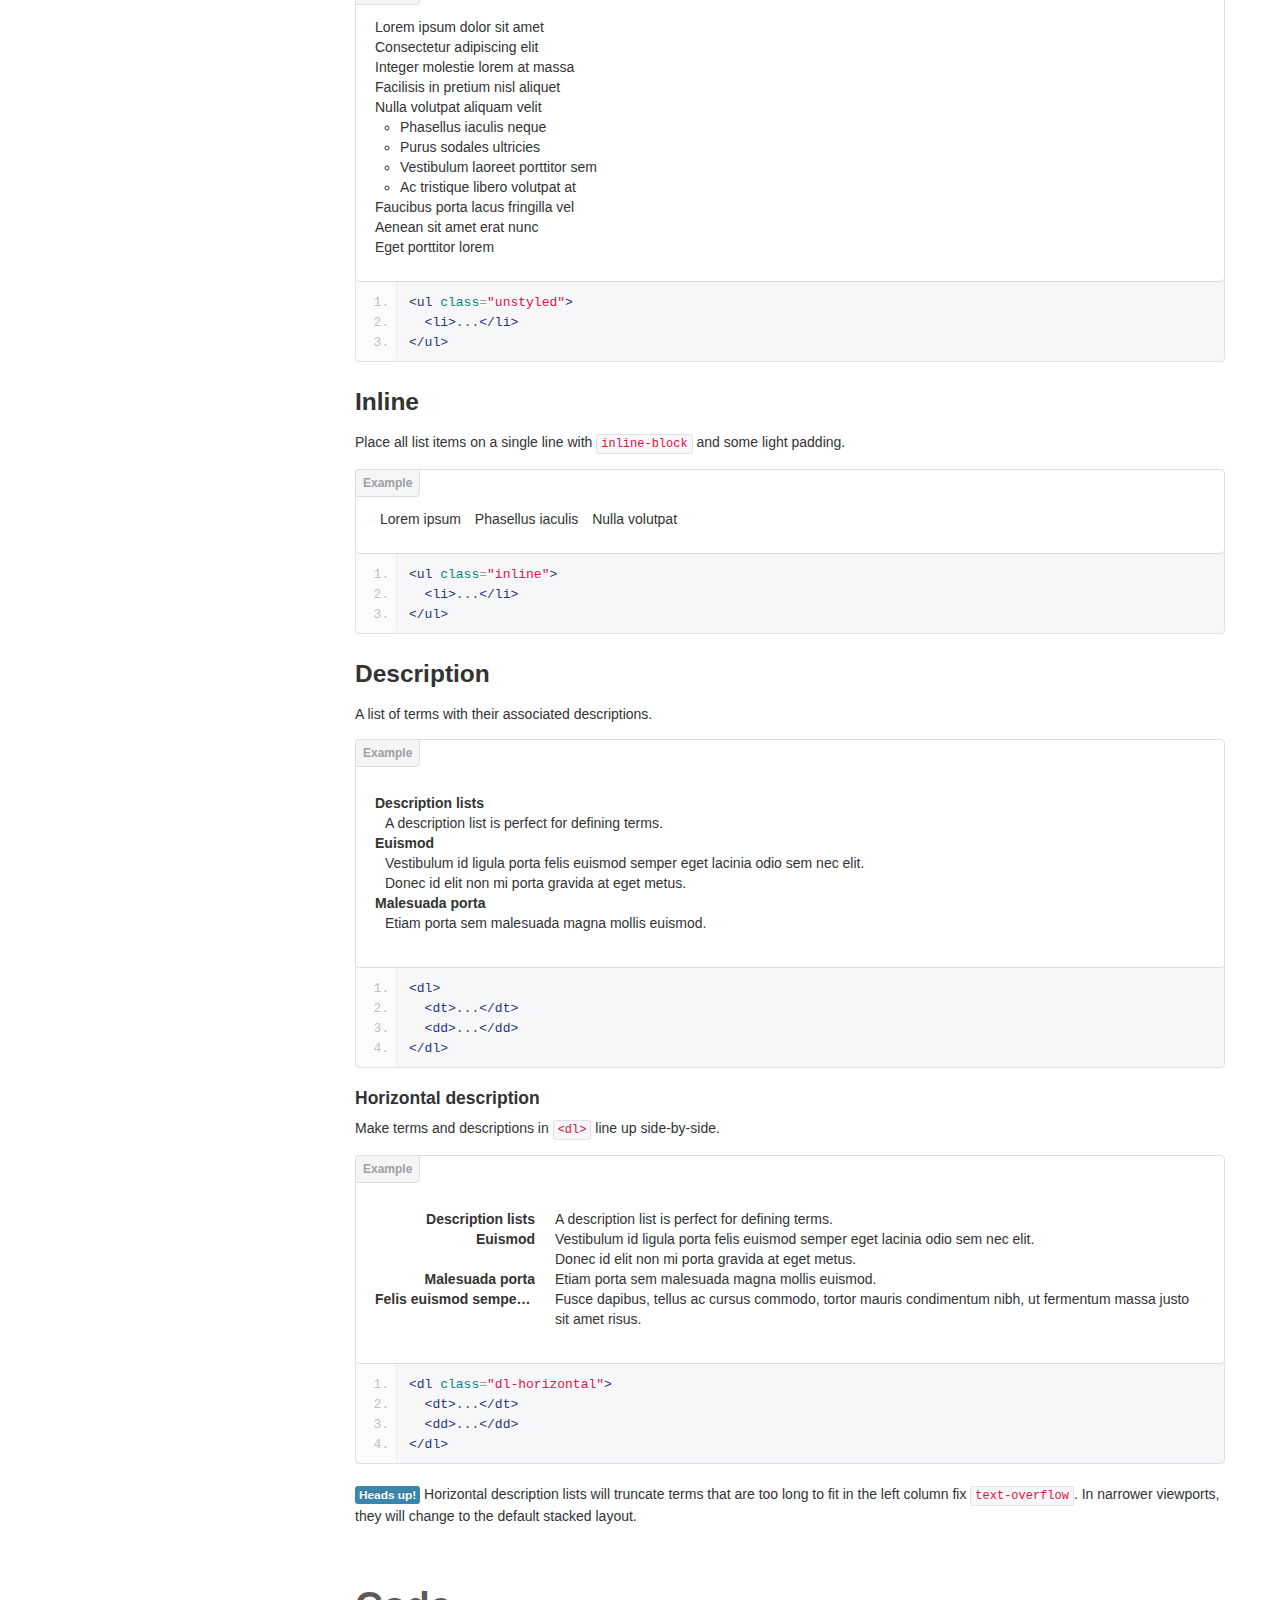
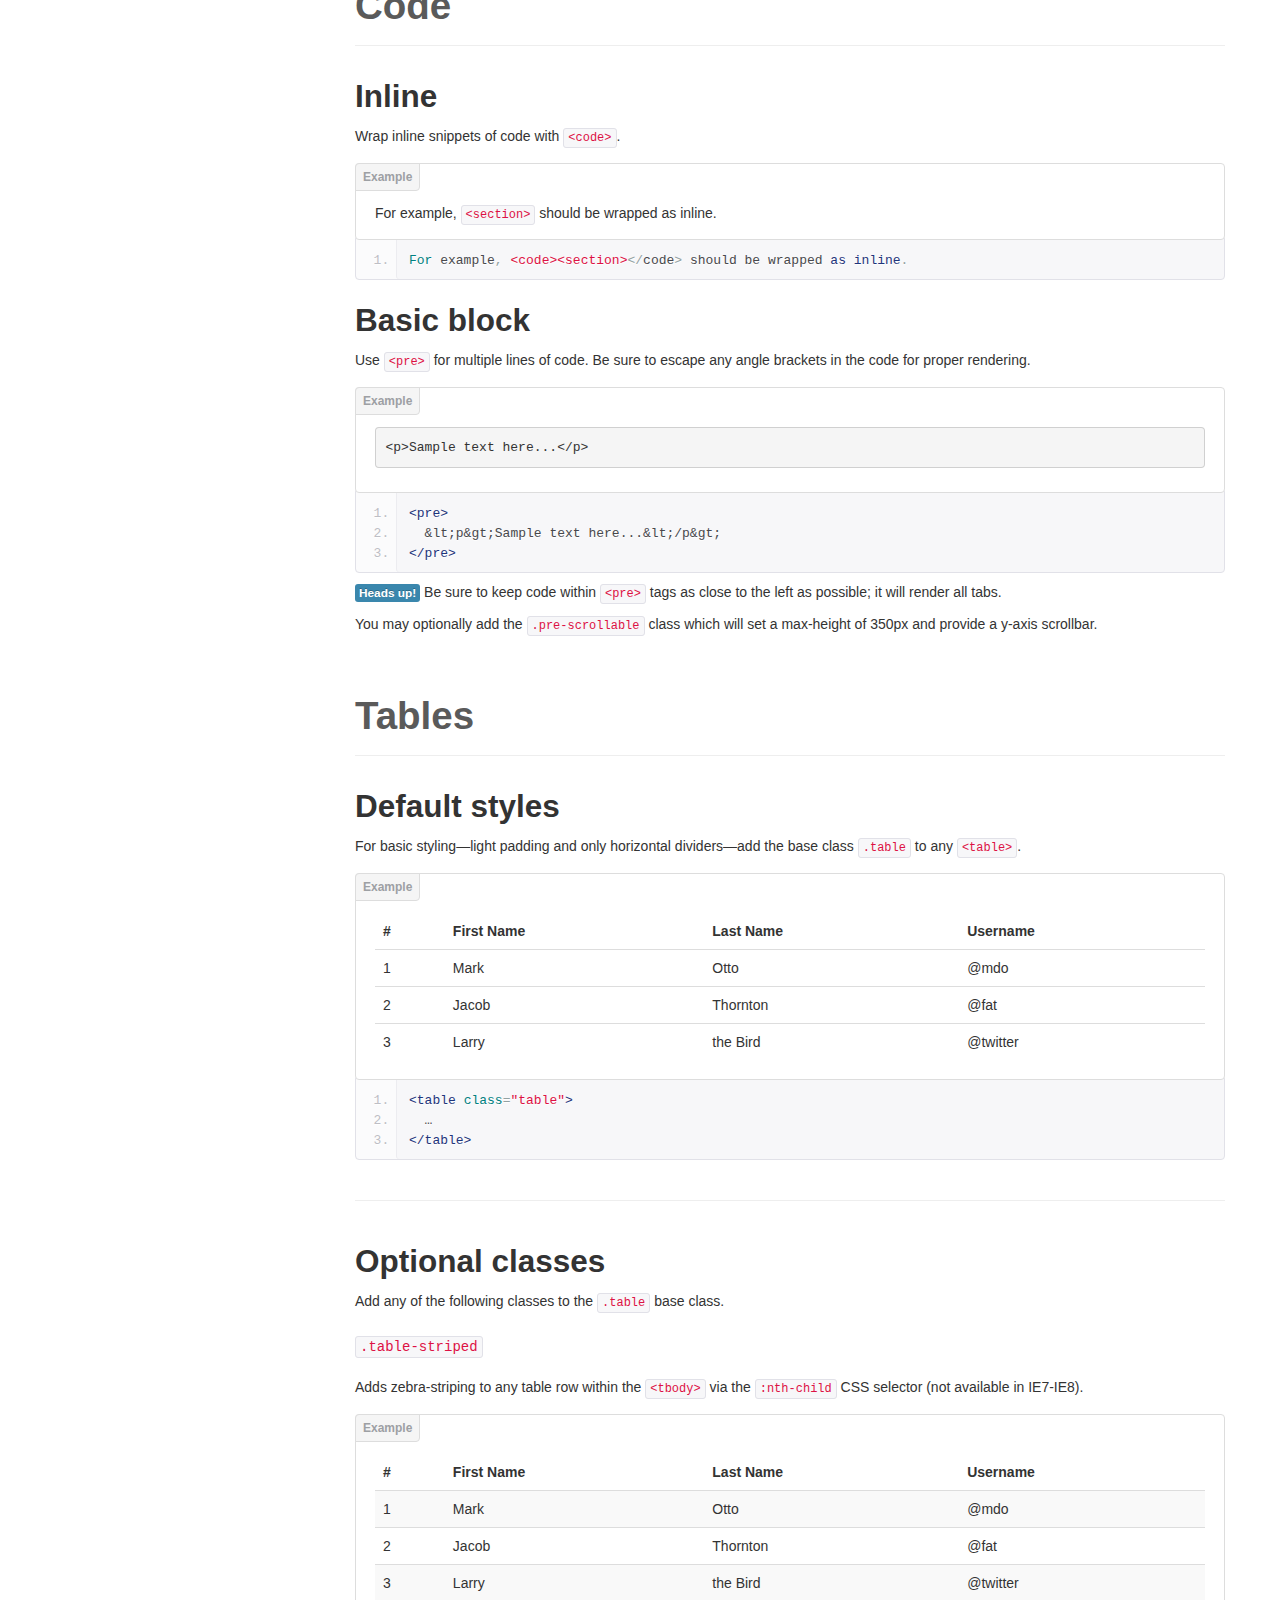
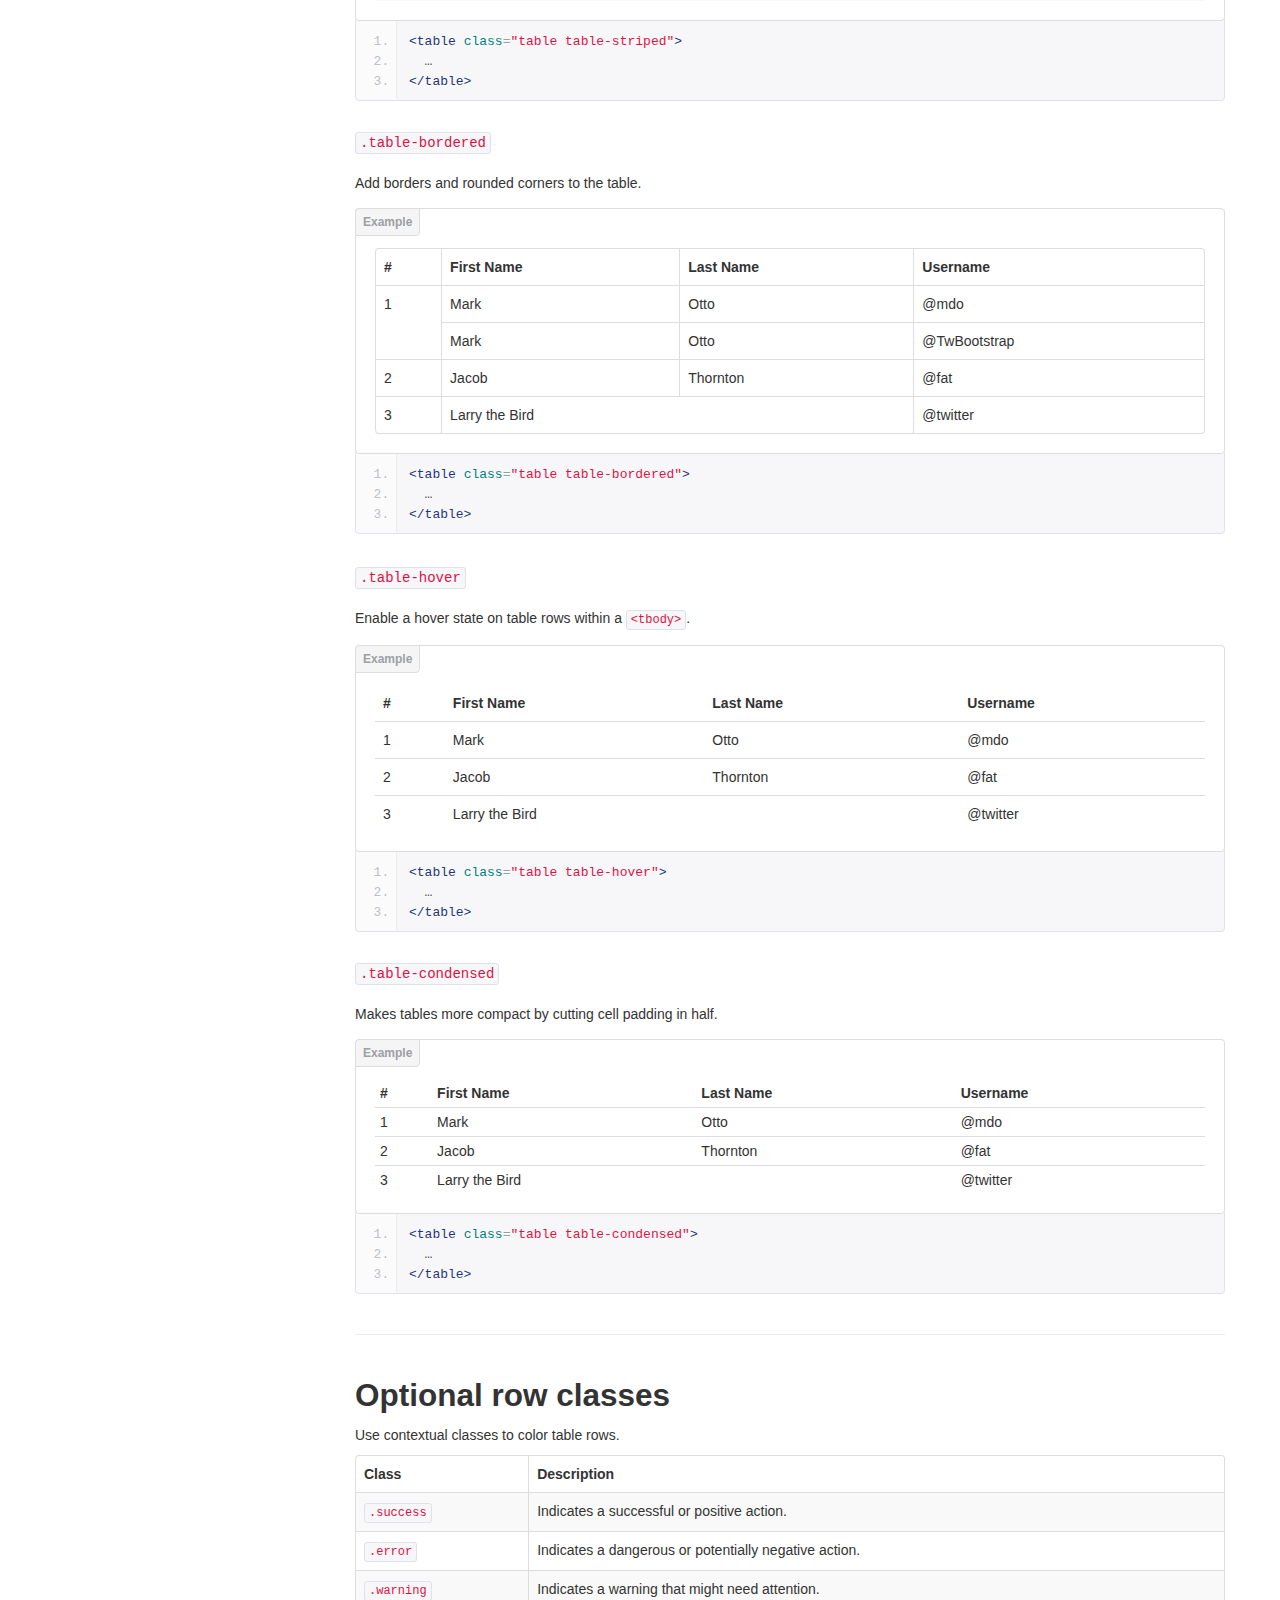
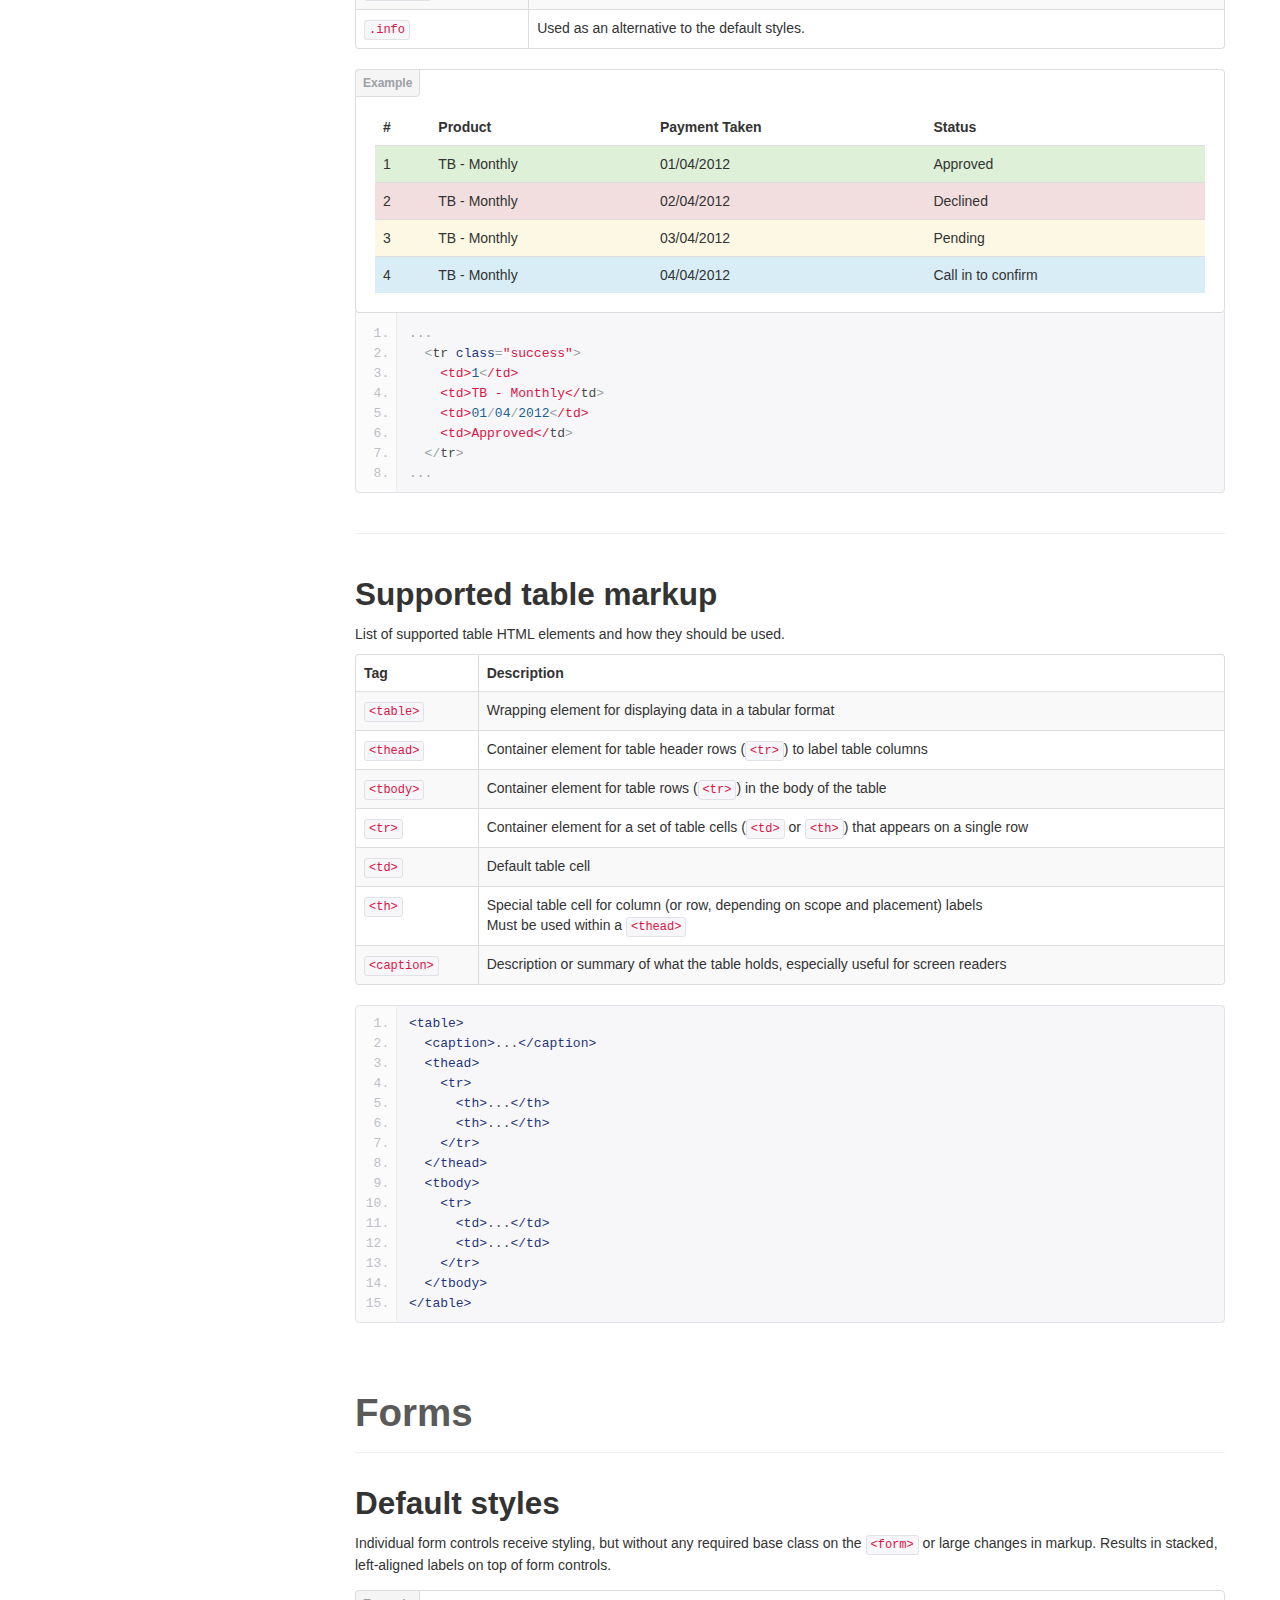
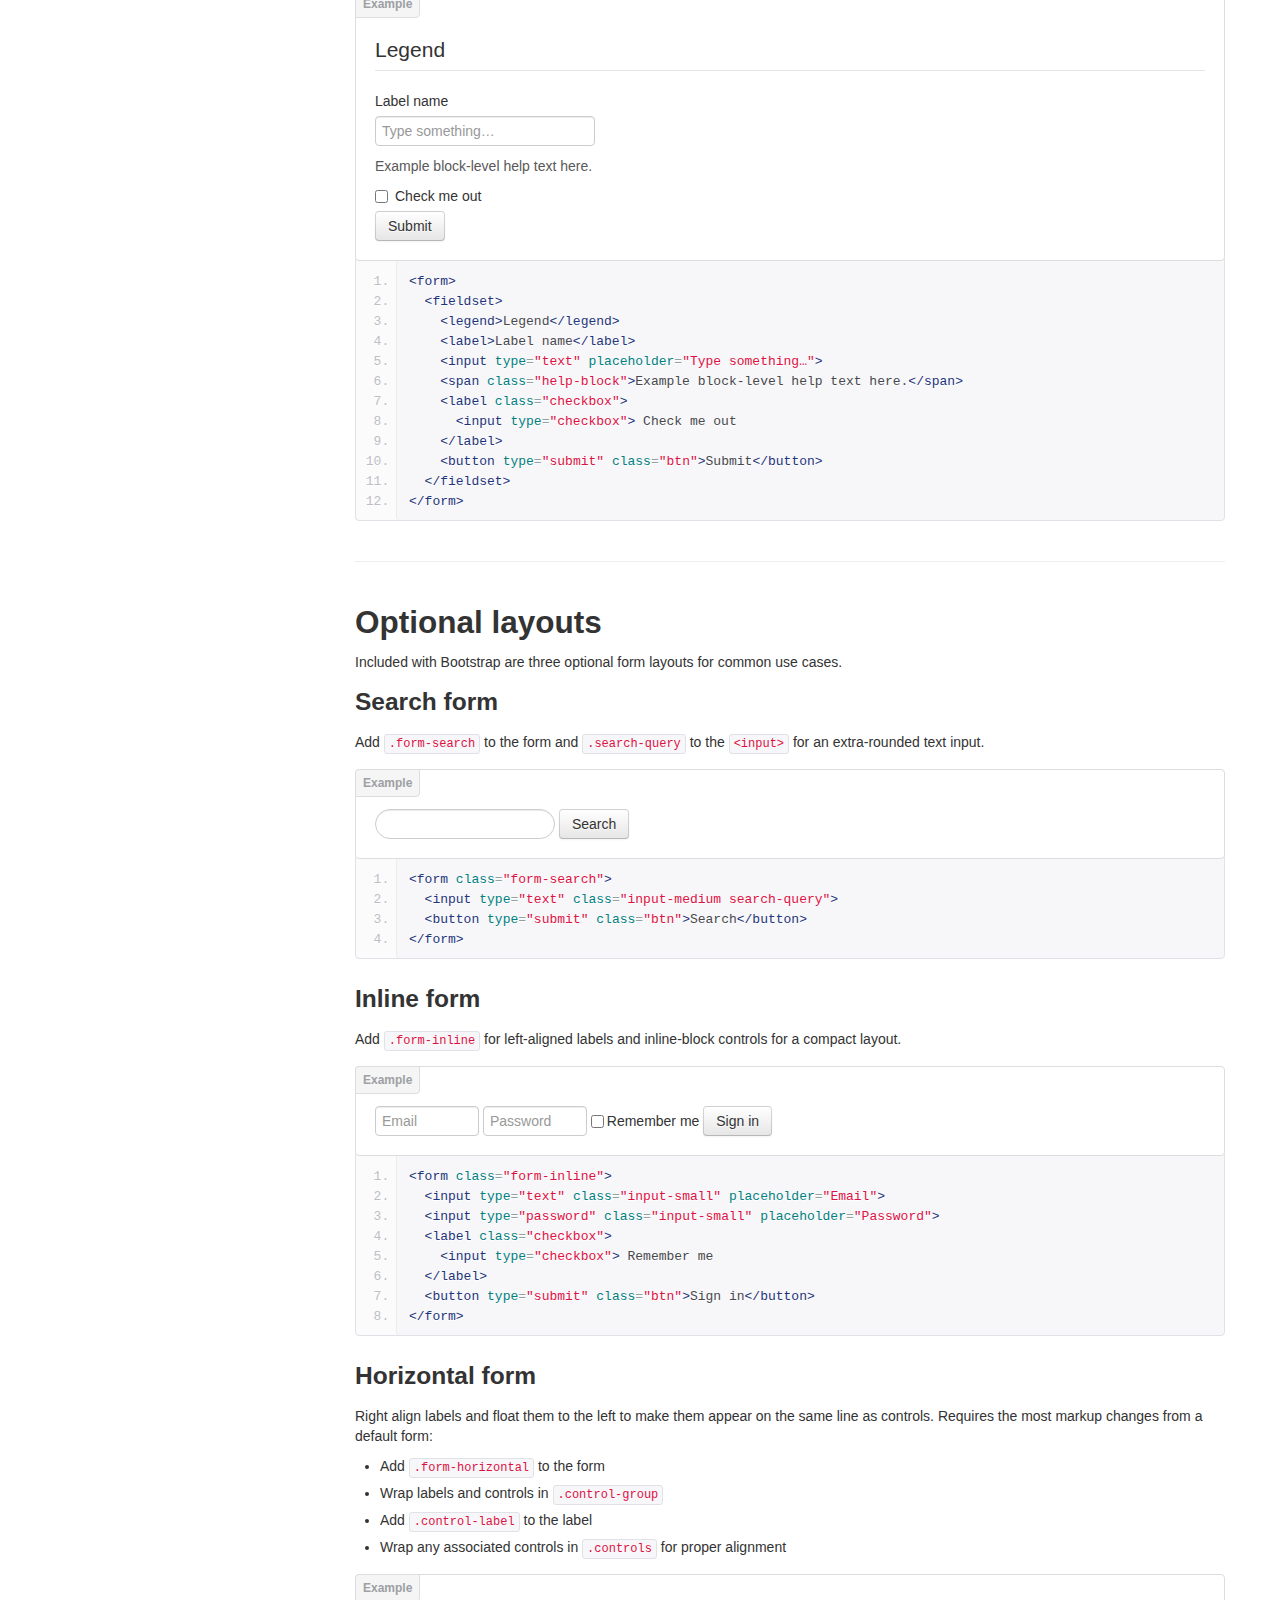
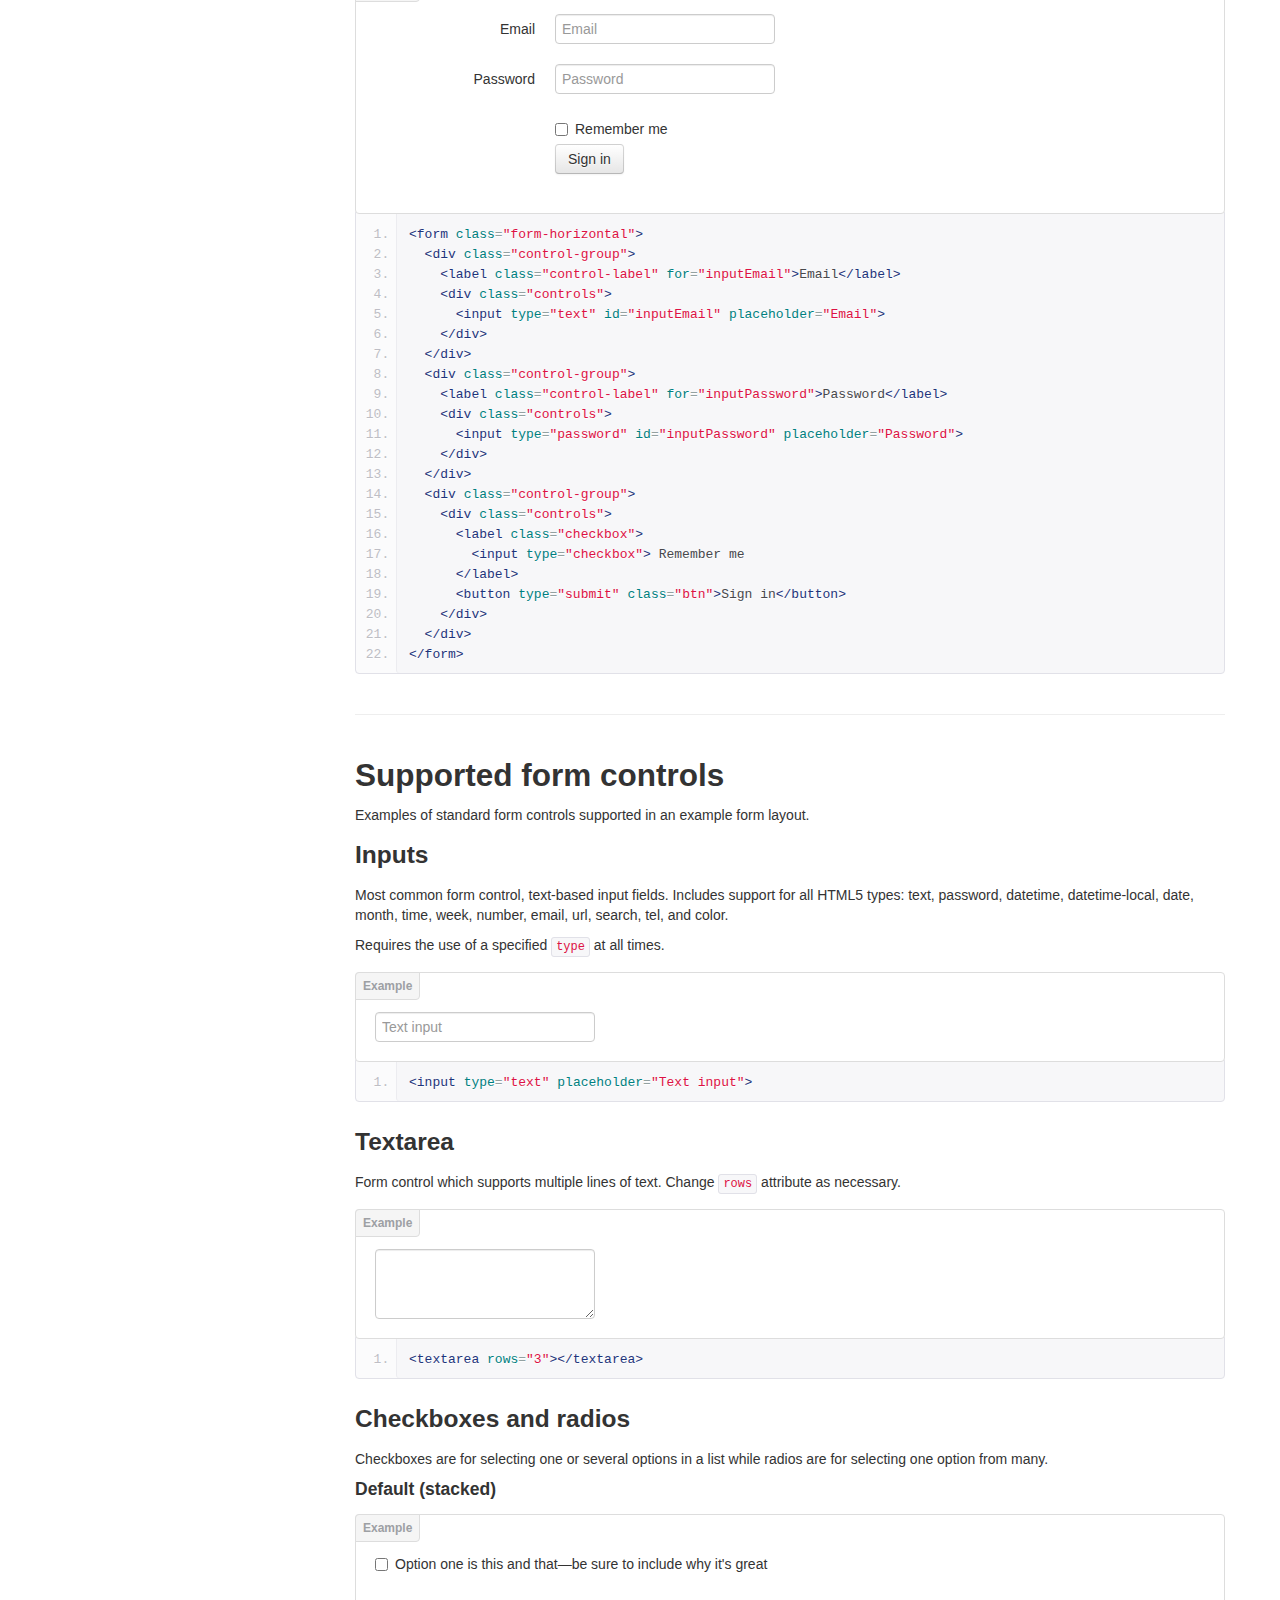
<file: difts2015/twitter-bootstrap-558bc52/docs/base-css.html>
<!DOCTYPE html>
<html lang="en">
  <head>
    <meta charset="utf-8">
    <title>Base · Bootstrap</title>
    <meta name="viewport" content="width=device-width, initial-scale=1.0">
    <meta name="description" content="">
    <meta name="author" content="">

    <!-- Le styles -->
    <link href="assets/css/bootstrap.css" rel="stylesheet">
    <link href="assets/css/bootstrap-responsive.css" rel="stylesheet">
    <link href="assets/css/docs.css" rel="stylesheet">
    <link href="assets/js/google-code-prettify/prettify.css" rel="stylesheet">

    <!-- Le HTML5 shim, for IE6-8 support of HTML5 elements -->
    <!--[if lt IE 9]>
      <script src="http://html5shim.googlecode.com/svn/trunk/html5.js"></script>
    <![endif]-->

    <!-- Le fav and touch icons -->
    <link rel="apple-touch-icon-precomposed" sizes="144x144" href="assets/ico/apple-touch-icon-144-precomposed.png">
    <link rel="apple-touch-icon-precomposed" sizes="114x114" href="assets/ico/apple-touch-icon-114-precomposed.png">
      <link rel="apple-touch-icon-precomposed" sizes="72x72" href="assets/ico/apple-touch-icon-72-precomposed.png">
                    <link rel="apple-touch-icon-precomposed" href="assets/ico/apple-touch-icon-57-precomposed.png">
                                   <link rel="shortcut icon" href="assets/ico/favicon.png">

  </head>

  <body data-spy="scroll" data-target=".bs-docs-sidebar">

    <!-- Navbar
    ================================================== -->
    <div class="navbar navbar-inverse navbar-fixed-top">
      <div class="navbar-inner">
        <div class="container">
          <button type="button" class="btn btn-navbar" data-toggle="collapse" data-target=".nav-collapse">
            <span class="icon-bar"></span>
            <span class="icon-bar"></span>
            <span class="icon-bar"></span>
          </button>
          <a class="brand" href="./index.html">Bootstrap</a>
          <div class="nav-collapse collapse">
            <ul class="nav">
              <li class="">
                <a href="./index.html">Home</a>
              </li>
              <li class="">
                <a href="./getting-started.html">Get started</a>
              </li>
              <li class="">
                <a href="./scaffolding.html">Scaffolding</a>
              </li>
              <li class="active">
                <a href="./base-css.html">Base CSS</a>
              </li>
              <li class="">
                <a href="./components.html">Components</a>
              </li>
              <li class="">
                <a href="./javascript.html">JavaScript</a>
              </li>
              <li class="">
                <a href="./customize.html">Customize</a>
              </li>
            </ul>
          </div>
        </div>
      </div>
    </div>

<!-- Subhead
================================================== -->
<header class="jumbotron subhead" id="overview">
  <div class="container">
    <h1>Base CSS</h1>
    <p class="lead">Fundamental HTML elements styled and enhanced with extensible classes.</p>
  </div>
</header>


  <div class="container">

    <!-- Docs nav
    ================================================== -->
    <div class="row">
      <div class="span3 bs-docs-sidebar">
        <ul class="nav nav-list bs-docs-sidenav">
          <li><a href="#typography"><i class="icon-chevron-right"></i> Typography</a></li>
          <li><a href="#code"><i class="icon-chevron-right"></i> Code</a></li>
          <li><a href="#tables"><i class="icon-chevron-right"></i> Tables</a></li>
          <li><a href="#forms"><i class="icon-chevron-right"></i> Forms</a></li>
          <li><a href="#buttons"><i class="icon-chevron-right"></i> Buttons</a></li>
          <li><a href="#images"><i class="icon-chevron-right"></i> Images</a></li>
          <li><a href="#icons"><i class="icon-chevron-right"></i> Icons by Glyphicons</a></li>
        </ul>
      </div>
      <div class="span9">



        <!-- Typography
        ================================================== -->
        <section id="typography">
          <div class="page-header">
            <h1>Typography</h1>
          </div>

          <h2 id="headings">Headings</h2>
          <p>All HTML headings, <code>&lt;h1&gt;</code> through <code>&lt;h6&gt;</code> are available.</p>
          <div class="bs-docs-example">
            <h1>h1. Heading 1</h1>
            <h2>h2. Heading 2</h2>
            <h3>h3. Heading 3</h3>
            <h4>h4. Heading 4</h4>
            <h5>h5. Heading 5</h5>
            <h6>h6. Heading 6</h6>
          </div>

          <h2 id="body-copy">Body copy</h2>
          <p>Bootstrap's global default <code>font-size</code> is <strong>14px</strong>, with a <code>line-height</code> of <strong>20px</strong>. This is applied to the <code>&lt;body&gt;</code> and all paragraphs. In addition, <code>&lt;p&gt;</code> (paragraphs) receive a bottom margin of half their line-height (10px by default).</p>
          <div class="bs-docs-example">
            <p>Nullam quis risus eget urna mollis ornare vel eu leo. Cum sociis natoque penatibus et magnis dis parturient montes, nascetur ridiculus mus. Nullam id dolor id nibh ultricies vehicula.</p>
            <p>Cum sociis natoque penatibus et magnis dis parturient montes, nascetur ridiculus mus. Donec ullamcorper nulla non metus auctor fringilla. Duis mollis, est non commodo luctus, nisi erat porttitor ligula, eget lacinia odio sem nec elit. Donec ullamcorper nulla non metus auctor fringilla.</p>
            <p>Maecenas sed diam eget risus varius blandit sit amet non magna. Donec id elit non mi porta gravida at eget metus. Duis mollis, est non commodo luctus, nisi erat porttitor ligula, eget lacinia odio sem nec elit.</p>
          </div>
          <pre class="prettyprint">&lt;p&gt;...&lt;/p&gt;</pre>

          <h3>Lead body copy</h3>
          <p>Make a paragraph stand out by adding <code>.lead</code>.</p>
          <div class="bs-docs-example">
            <p class="lead">Vivamus sagittis lacus vel augue laoreet rutrum faucibus dolor auctor. Duis mollis, est non commodo luctus.</p>
          </div>
          <pre class="prettyprint">&lt;p class="lead"&gt;...&lt;/p&gt;</pre>

          <h3>Built with Less</h3>
          <p>The typographic scale is based on two LESS variables in <strong>variables.less</strong>: <code>@baseFontSize</code> and <code>@baseLineHeight</code>. The first is the base font-size used throughout and the second is the base line-height. We use those variables and some simple math to create the margins, paddings, and line-heights of all our type and more. Customize them and Bootstrap adapts.</p>


          <hr class="bs-docs-separator">


          <h2 id="emphasis">Emphasis</h2>
          <p>Make use of HTML's default emphasis tags with lightweight styles.</p>

          <h3><code>&lt;small&gt;</code></h3>
          <p>For de-emphasizing inline or blocks of text, <small>use the small tag.</small></p>
          <div class="bs-docs-example">
            <p><small>This line of text is meant to be treated as fine print.</small></p>
          </div>
<pre class="prettyprint">
&lt;p&gt;
  &lt;small&gt;This line of text is meant to be treated as fine print.&lt;/small&gt;
&lt;/p&gt;
</pre>

          <h3>Bold</h3>
          <p>For emphasizing a snippet of text with a heavier font-weight.</p>
          <div class="bs-docs-example">
            <p>The following snippet of text is <strong>rendered as bold text</strong>.</p>
          </div>
          <pre class="prettyprint">&lt;strong&gt;rendered as bold text&lt;/strong&gt;</pre>

          <h3>Italics</h3>
          <p>For emphasizing a snippet of text with italics.</p>
          <div class="bs-docs-example">
            <p>The following snippet of text is <em>rendered as italicized text</em>.</p>
          </div>
          <pre class="prettyprint">&lt;em&gt;rendered as italicized text&lt;/em&gt;</pre>

          <p><span class="label label-info">Heads up!</span> Feel free to use <code>&lt;b&gt;</code> and <code>&lt;i&gt;</code> in HTML5. <code>&lt;b&gt;</code> is meant to highlight words or phrases without conveying additional importance while <code>&lt;i&gt;</code> is mostly for voice, technical terms, etc.</p>

          <h3>Emphasis classes</h3>
          <p>Convey meaning through color with a handful of emphasis utility classes.</p>
          <div class="bs-docs-example">
            <p class="muted">Fusce dapibus, tellus ac cursus commodo, tortor mauris nibh.</p>
            <p class="text-warning">Etiam porta sem malesuada magna mollis euismod.</p>
            <p class="text-error">Donec ullamcorper nulla non metus auctor fringilla.</p>
            <p class="text-info">Aenean eu leo quam. Pellentesque ornare sem lacinia quam venenatis.</p>
            <p class="text-success">Duis mollis, est non commodo luctus, nisi erat porttitor ligula.</p>
          </div>
<pre class="prettyprint linenums">
&lt;p class="muted"&gt;Fusce dapibus, tellus ac cursus commodo, tortor mauris nibh.&lt;/p&gt;
&lt;p class="text-warning"&gt;Etiam porta sem malesuada magna mollis euismod.&lt;/p&gt;
&lt;p class="text-error"&gt;Donec ullamcorper nulla non metus auctor fringilla.&lt;/p&gt;
&lt;p class="text-info"&gt;Aenean eu leo quam. Pellentesque ornare sem lacinia quam venenatis.&lt;/p&gt;
&lt;p class="text-success"&gt;Duis mollis, est non commodo luctus, nisi erat porttitor ligula.&lt;/p&gt;
</pre>


          <hr class="bs-docs-separator">


          <h2 id="abbreviations">Abbreviations</h2>
          <p>Stylized implementation of HTML's <code>&lt;abbr&gt;</code> element for abbreviations and acronyms to show the expanded version on hover. Abbreviations with a <code>title</code> attribute have a light dotted bottom border and a help cursor on hover, providing additional context on hover.</p>

          <h3><code>&lt;abbr&gt;</code></h3>
          <p>For expanded text on long hover of an abbreviation, include the <code>title</code> attribute.</p>
          <div class="bs-docs-example">
            <p>An abbreviation of the word attribute is <abbr title="attribute">attr</abbr>.</p>
          </div>
          <pre class="prettyprint">&lt;abbr title="attribute"&gt;attr&lt;/abbr&gt;</pre>

          <h3><code>&lt;abbr class="initialism"&gt;</code></h3>
          <p>Add <code>.initialism</code> to an abbreviation for a slightly smaller font-size.</p>
          <div class="bs-docs-example">
            <p><abbr title="HyperText Markup Language" class="initialism">HTML</abbr> is the best thing since sliced bread.</p>
          </div>
          <pre class="prettyprint">&lt;abbr title="HyperText Markup Language" class="initialism"&gt;HTML&lt;/abbr&gt;</pre>


          <hr class="bs-docs-separator">


          <h2 id="addresses">Addresses</h2>
          <p>Present contact information for the nearest ancestor or the entire body of work.</p>

          <h3><code>&lt;address&gt;</code></h3>
          <p>Preserve formatting by ending all lines with <code>&lt;br&gt;</code>.</p>
          <div class="bs-docs-example">
            <address>
              <strong>Twitter, Inc.</strong><br>
              795 Folsom Ave, Suite 600<br>
              San Francisco, CA 94107<br>
              <abbr title="Phone">P:</abbr> (123) 456-7890
            </address>
            <address>
              <strong>Full Name</strong><br>
              <a href="mailto:#">first.last@example.com</a>
            </address>
          </div>
<pre class="prettyprint linenums">
&lt;address&gt;
  &lt;strong&gt;Twitter, Inc.&lt;/strong&gt;&lt;br&gt;
  795 Folsom Ave, Suite 600&lt;br&gt;
  San Francisco, CA 94107&lt;br&gt;
  &lt;abbr title="Phone"&gt;P:&lt;/abbr&gt; (123) 456-7890
&lt;/address&gt;

&lt;address&gt;
  &lt;strong&gt;Full Name&lt;/strong&gt;&lt;br&gt;
  &lt;a href="mailto:#"&gt;first.last@example.com&lt;/a&gt;
&lt;/address&gt;
</pre>


          <hr class="bs-docs-separator">


          <h2 id="blockquotes">Blockquotes</h2>
          <p>For quoting blocks of content from another source within your document.</p>

          <h3>Default blockquote</h3>
          <p>Wrap <code>&lt;blockquote&gt;</code> around any <abbr title="HyperText Markup Language">HTML</abbr> as the quote. For straight quotes we recommend a <code>&lt;p&gt;</code>.</p>
          <div class="bs-docs-example">
            <blockquote>
              <p>Lorem ipsum dolor sit amet, consectetur adipiscing elit. Integer posuere erat a ante.</p>
            </blockquote>
          </div>
<pre class="prettyprint linenums">
&lt;blockquote&gt;
  &lt;p&gt;Lorem ipsum dolor sit amet, consectetur adipiscing elit. Integer posuere erat a ante.&lt;/p&gt;
&lt;/blockquote&gt;
</pre>

          <h3>Blockquote options</h3>
          <p>Style and content changes for simple variations on a standard blockquote.</p>

          <h4>Naming a source</h4>
          <p>Add <code>&lt;small&gt;</code> tag for identifying the source. Wrap the name of the source work in <code>&lt;cite&gt;</code>.</p>
          <div class="bs-docs-example">
            <blockquote>
              <p>Lorem ipsum dolor sit amet, consectetur adipiscing elit. Integer posuere erat a ante.</p>
              <small>Someone famous in <cite title="Source Title">Source Title</cite></small>
            </blockquote>
          </div>
<pre class="prettyprint linenums">
&lt;blockquote&gt;
  &lt;p&gt;Lorem ipsum dolor sit amet, consectetur adipiscing elit. Integer posuere erat a ante.&lt;/p&gt;
  &lt;small&gt;Someone famous &lt;cite title="Source Title"&gt;Source Title&lt;/cite&gt;&lt;/small&gt;
&lt;/blockquote&gt;
</pre>

          <h4>Alternate displays</h4>
          <p>Use <code>.pull-right</code> for a floated, right-aligned blockquote.</p>
          <div class="bs-docs-example" style="overflow: hidden;">
            <blockquote class="pull-right">
              <p>Lorem ipsum dolor sit amet, consectetur adipiscing elit. Integer posuere erat a ante.</p>
              <small>Someone famous in <cite title="Source Title">Source Title</cite></small>
            </blockquote>
          </div>
<pre class="prettyprint linenums">
&lt;blockquote class="pull-right"&gt;
  ...
&lt;/blockquote&gt;
</pre>


          <hr class="bs-docs-separator">


          <!-- Lists -->
          <h2 id="lists">Lists</h2>

          <h3>Unordered</h3>
          <p>A list of items in which the order does <em>not</em> explicitly matter.</p>
          <div class="bs-docs-example">
            <ul>
              <li>Lorem ipsum dolor sit amet</li>
              <li>Consectetur adipiscing elit</li>
              <li>Integer molestie lorem at massa</li>
              <li>Facilisis in pretium nisl aliquet</li>
              <li>Nulla volutpat aliquam velit
                <ul>
                  <li>Phasellus iaculis neque</li>
                  <li>Purus sodales ultricies</li>
                  <li>Vestibulum laoreet porttitor sem</li>
                  <li>Ac tristique libero volutpat at</li>
                </ul>
              </li>
              <li>Faucibus porta lacus fringilla vel</li>
              <li>Aenean sit amet erat nunc</li>
              <li>Eget porttitor lorem</li>
            </ul>
          </div>
<pre class="prettyprint linenums">
&lt;ul&gt;
  &lt;li&gt;...&lt;/li&gt;
&lt;/ul&gt;
</pre>

          <h3>Ordered</h3>
          <p>A list of items in which the order <em>does</em> explicitly matter.</p>
          <div class="bs-docs-example">
            <ol>
              <li>Lorem ipsum dolor sit amet</li>
              <li>Consectetur adipiscing elit</li>
              <li>Integer molestie lorem at massa</li>
              <li>Facilisis in pretium nisl aliquet</li>
              <li>Nulla volutpat aliquam velit</li>
              <li>Faucibus porta lacus fringilla vel</li>
              <li>Aenean sit amet erat nunc</li>
              <li>Eget porttitor lorem</li>
            </ol>
          </div>
<pre class="prettyprint linenums">
&lt;ol&gt;
  &lt;li&gt;...&lt;/li&gt;
&lt;/ol&gt;
</pre>

        <h3>Unstyled</h3>
        <p>Remove the default <code>list-style</code> and left padding on list items (immediate children only).</p>
        <div class="bs-docs-example">
          <ul class="unstyled">
            <li>Lorem ipsum dolor sit amet</li>
            <li>Consectetur adipiscing elit</li>
            <li>Integer molestie lorem at massa</li>
            <li>Facilisis in pretium nisl aliquet</li>
            <li>Nulla volutpat aliquam velit
              <ul>
                <li>Phasellus iaculis neque</li>
                <li>Purus sodales ultricies</li>
                <li>Vestibulum laoreet porttitor sem</li>
                <li>Ac tristique libero volutpat at</li>
              </ul>
            </li>
            <li>Faucibus porta lacus fringilla vel</li>
            <li>Aenean sit amet erat nunc</li>
            <li>Eget porttitor lorem</li>
          </ul>
        </div>
<pre class="prettyprint linenums">
&lt;ul class="unstyled"&gt;
  &lt;li&gt;...&lt;/li&gt;
&lt;/ul&gt;
</pre>

        <h3>Inline</h3>
        <p>Place all list items on a single line with <code>inline-block</code> and some light padding.</p>
        <div class="bs-docs-example">
          <ul class="inline">
            <li>Lorem ipsum</li>
            <li>Phasellus iaculis</li>
            <li>Nulla volutpat</li>
          </ul>
        </div>
<pre class="prettyprint linenums">
&lt;ul class="inline"&gt;
  &lt;li&gt;...&lt;/li&gt;
&lt;/ul&gt;
</pre>

        <h3>Description</h3>
        <p>A list of terms with their associated descriptions.</p>
        <div class="bs-docs-example">
          <dl>
            <dt>Description lists</dt>
            <dd>A description list is perfect for defining terms.</dd>
            <dt>Euismod</dt>
            <dd>Vestibulum id ligula porta felis euismod semper eget lacinia odio sem nec elit.</dd>
            <dd>Donec id elit non mi porta gravida at eget metus.</dd>
            <dt>Malesuada porta</dt>
            <dd>Etiam porta sem malesuada magna mollis euismod.</dd>
          </dl>
        </div>
<pre class="prettyprint linenums">
&lt;dl&gt;
  &lt;dt&gt;...&lt;/dt&gt;
  &lt;dd&gt;...&lt;/dd&gt;
&lt;/dl&gt;
</pre>

        <h4>Horizontal description</h4>
        <p>Make terms and descriptions in <code>&lt;dl&gt;</code> line up side-by-side.</p>
        <div class="bs-docs-example">
          <dl class="dl-horizontal">
            <dt>Description lists</dt>
            <dd>A description list is perfect for defining terms.</dd>
            <dt>Euismod</dt>
            <dd>Vestibulum id ligula porta felis euismod semper eget lacinia odio sem nec elit.</dd>
            <dd>Donec id elit non mi porta gravida at eget metus.</dd>
            <dt>Malesuada porta</dt>
            <dd>Etiam porta sem malesuada magna mollis euismod.</dd>
            <dt>Felis euismod semper eget lacinia</dt>
            <dd>Fusce dapibus, tellus ac cursus commodo, tortor mauris condimentum nibh, ut fermentum massa justo sit amet risus.</dd>
          </dl>
        </div>
<pre class="prettyprint linenums">
&lt;dl class="dl-horizontal"&gt;
  &lt;dt&gt;...&lt;/dt&gt;
  &lt;dd&gt;...&lt;/dd&gt;
&lt;/dl&gt;
</pre>
        <p>
          <span class="label label-info">Heads up!</span>
          Horizontal description lists will truncate terms that are too long to fit in the left column fix <code>text-overflow</code>. In narrower viewports, they will change to the default stacked layout.
        </p>
      </section>



        <!-- Code
        ================================================== -->
        <section id="code">
          <div class="page-header">
            <h1>Code</h1>
          </div>

          <h2>Inline</h2>
          <p>Wrap inline snippets of code with <code>&lt;code&gt;</code>.</p>
<div class="bs-docs-example">
  For example, <code>&lt;section&gt;</code> should be wrapped as inline.
</div>
<pre class="prettyprint linenums">
For example, &lt;code&gt;&lt;section&gt;&lt;/code&gt; should be wrapped as inline.
</pre>

          <h2>Basic block</h2>
          <p>Use <code>&lt;pre&gt;</code> for multiple lines of code. Be sure to escape any angle brackets in the code for proper rendering.</p>
<div class="bs-docs-example">
  <pre>&lt;p&gt;Sample text here...&lt;/p&gt;</pre>
</div>
<pre class="prettyprint linenums" style="margin-bottom: 9px;">
&lt;pre&gt;
  &amp;lt;p&amp;gt;Sample text here...&amp;lt;/p&amp;gt;
&lt;/pre&gt;
</pre>
          <p><span class="label label-info">Heads up!</span> Be sure to keep code within <code>&lt;pre&gt;</code> tags as close to the left as possible; it will render all tabs.</p>
          <p>You may optionally add the <code>.pre-scrollable</code> class which will set a max-height of 350px and provide a y-axis scrollbar.</p>
        </section>



        <!-- Tables
        ================================================== -->
        <section id="tables">
          <div class="page-header">
            <h1>Tables</h1>
          </div>

          <h2>Default styles</h2>
          <p>For basic styling&mdash;light padding and only horizontal dividers&mdash;add the base class <code>.table</code> to any <code>&lt;table&gt;</code>.</p>
          <div class="bs-docs-example">
            <table class="table">
              <thead>
                <tr>
                  <th>#</th>
                  <th>First Name</th>
                  <th>Last Name</th>
                  <th>Username</th>
                </tr>
              </thead>
              <tbody>
                <tr>
                  <td>1</td>
                  <td>Mark</td>
                  <td>Otto</td>
                  <td>@mdo</td>
                </tr>
                <tr>
                  <td>2</td>
                  <td>Jacob</td>
                  <td>Thornton</td>
                  <td>@fat</td>
                </tr>
                <tr>
                  <td>3</td>
                  <td>Larry</td>
                  <td>the Bird</td>
                  <td>@twitter</td>
                </tr>
              </tbody>
            </table>
          </div>
<pre class="prettyprint linenums">
&lt;table class="table"&gt;
  …
&lt;/table&gt;
</pre>


          <hr class="bs-docs-separator">


          <h2>Optional classes</h2>
          <p>Add any of the following classes to the <code>.table</code> base class.</p>

          <h3><code>.table-striped</code></h3>
          <p>Adds zebra-striping to any table row within the <code>&lt;tbody&gt;</code> via the <code>:nth-child</code> CSS selector (not available in IE7-IE8).</p>
          <div class="bs-docs-example">
            <table class="table table-striped">
              <thead>
                <tr>
                  <th>#</th>
                  <th>First Name</th>
                  <th>Last Name</th>
                  <th>Username</th>
                </tr>
              </thead>
              <tbody>
                <tr>
                  <td>1</td>
                  <td>Mark</td>
                  <td>Otto</td>
                  <td>@mdo</td>
                </tr>
                <tr>
                  <td>2</td>
                  <td>Jacob</td>
                  <td>Thornton</td>
                  <td>@fat</td>
                </tr>
                <tr>
                  <td>3</td>
                  <td>Larry</td>
                  <td>the Bird</td>
                  <td>@twitter</td>
                </tr>
              </tbody>
            </table>
          </div>
<pre class="prettyprint linenums" style="margin-bottom: 18px;">
&lt;table class="table table-striped"&gt;
  …
&lt;/table&gt;
</pre>

          <h3><code>.table-bordered</code></h3>
          <p>Add borders and rounded corners to the table.</p>
          <div class="bs-docs-example">
            <table class="table table-bordered">
              <thead>
                <tr>
                  <th>#</th>
                  <th>First Name</th>
                  <th>Last Name</th>
                  <th>Username</th>
                </tr>
              </thead>
              <tbody>
                <tr>
                  <td rowspan="2">1</td>
                  <td>Mark</td>
                  <td>Otto</td>
                  <td>@mdo</td>
                </tr>
                <tr>
                  <td>Mark</td>
                  <td>Otto</td>
                  <td>@TwBootstrap</td>
                </tr>
                <tr>
                  <td>2</td>
                  <td>Jacob</td>
                  <td>Thornton</td>
                  <td>@fat</td>
                </tr>
                <tr>
                  <td>3</td>
                  <td colspan="2">Larry the Bird</td>
                  <td>@twitter</td>
                </tr>
              </tbody>
            </table>
          </div>
<pre class="prettyprint linenums">
&lt;table class="table table-bordered"&gt;
  …
&lt;/table&gt;
</pre>

          <h3><code>.table-hover</code></h3>
          <p>Enable a hover state on table rows within a <code>&lt;tbody&gt;</code>.</p>
          <div class="bs-docs-example">
            <table class="table table-hover">
              <thead>
                <tr>
                  <th>#</th>
                  <th>First Name</th>
                  <th>Last Name</th>
                  <th>Username</th>
                </tr>
              </thead>
              <tbody>
                <tr>
                  <td>1</td>
                  <td>Mark</td>
                  <td>Otto</td>
                  <td>@mdo</td>
                </tr>
                <tr>
                  <td>2</td>
                  <td>Jacob</td>
                  <td>Thornton</td>
                  <td>@fat</td>
                </tr>
                <tr>
                  <td>3</td>
                  <td colspan="2">Larry the Bird</td>
                  <td>@twitter</td>
                </tr>
              </tbody>
            </table>
          </div>
<pre class="prettyprint linenums" style="margin-bottom: 18px;">
&lt;table class="table table-hover"&gt;
  …
&lt;/table&gt;
</pre>

          <h3><code>.table-condensed</code></h3>
          <p>Makes tables more compact by cutting cell padding in half.</p>
          <div class="bs-docs-example">
            <table class="table table-condensed">
              <thead>
                <tr>
                  <th>#</th>
                  <th>First Name</th>
                  <th>Last Name</th>
                  <th>Username</th>
                </tr>
              </thead>
              <tbody>
                <tr>
                  <td>1</td>
                  <td>Mark</td>
                  <td>Otto</td>
                  <td>@mdo</td>
                </tr>
                <tr>
                  <td>2</td>
                  <td>Jacob</td>
                  <td>Thornton</td>
                  <td>@fat</td>
                </tr>
                <tr>
                  <td>3</td>
                  <td colspan="2">Larry the Bird</td>
                  <td>@twitter</td>
                </tr>
              </tbody>
            </table>
          </div>
<pre class="prettyprint linenums" style="margin-bottom: 18px;">
&lt;table class="table table-condensed"&gt;
  …
&lt;/table&gt;
</pre>


          <hr class="bs-docs-separator">


          <h2>Optional row classes</h2>
          <p>Use contextual classes to color table rows.</p>
          <table class="table table-bordered table-striped">
            <colgroup>
              <col class="span1">
              <col class="span7">
            </colgroup>
            <thead>
              <tr>
                <th>Class</th>
                <th>Description</th>
              </tr>
            </thead>
            <tbody>
              <tr>
                <td>
                  <code>.success</code>
                </td>
                <td>Indicates a successful or positive action.</td>
              </tr>
              <tr>
                <td>
                  <code>.error</code>
                </td>
                <td>Indicates a dangerous or potentially negative action.</td>
              </tr>
              <tr>
                <td>
                  <code>.warning</code>
                </td>
                <td>Indicates a warning that might need attention.</td>
              </tr>
              <tr>
                <td>
                  <code>.info</code>
                </td>
                <td>Used as an alternative to the default styles.</td>
              </tr>
            </tbody>
          </table>
          <div class="bs-docs-example">
            <table class="table">
              <thead>
                <tr>
                  <th>#</th>
                  <th>Product</th>
                  <th>Payment Taken</th>
                  <th>Status</th>
                </tr>
              </thead>
              <tbody>
                <tr class="success">
                  <td>1</td>
                  <td>TB - Monthly</td>
                  <td>01/04/2012</td>
                  <td>Approved</td>
                </tr>
                <tr class="error">
                  <td>2</td>
                  <td>TB - Monthly</td>
                  <td>02/04/2012</td>
                  <td>Declined</td>
                </tr>
                <tr class="warning">
                  <td>3</td>
                  <td>TB - Monthly</td>
                  <td>03/04/2012</td>
                  <td>Pending</td>
                </tr>
                <tr class="info">
                  <td>4</td>
                  <td>TB - Monthly</td>
                  <td>04/04/2012</td>
                  <td>Call in to confirm</td>
                </tr>
              </tbody>
            </table>
          </div>
<pre class="prettyprint linenums">
...
  &lt;tr class="success"&gt;
    &lt;td&gt;1&lt;/td&gt;
    &lt;td&gt;TB - Monthly&lt;/td&gt;
    &lt;td&gt;01/04/2012&lt;/td&gt;
    &lt;td&gt;Approved&lt;/td&gt;
  &lt;/tr&gt;
...
</pre>


          <hr class="bs-docs-separator">


          <h2>Supported table markup</h2>
          <p>List of supported table HTML elements and how they should be used.</p>
          <table class="table table-bordered table-striped">
            <colgroup>
              <col class="span1">
              <col class="span7">
            </colgroup>
            <thead>
              <tr>
                <th>Tag</th>
                <th>Description</th>
              </tr>
            </thead>
            <tbody>
              <tr>
                <td>
                  <code>&lt;table&gt;</code>
                </td>
                <td>
                  Wrapping element for displaying data in a tabular format
                </td>
              </tr>
              <tr>
                <td>
                  <code>&lt;thead&gt;</code>
                </td>
                <td>
                  Container element for table header rows (<code>&lt;tr&gt;</code>) to label table columns
                </td>
              </tr>
              <tr>
                <td>
                  <code>&lt;tbody&gt;</code>
                </td>
                <td>
                  Container element for table rows (<code>&lt;tr&gt;</code>) in the body of the table
                </td>
              </tr>
              <tr>
                <td>
                  <code>&lt;tr&gt;</code>
                </td>
                <td>
                  Container element for a set of table cells (<code>&lt;td&gt;</code> or <code>&lt;th&gt;</code>) that appears on a single row
                </td>
              </tr>
              <tr>
                <td>
                  <code>&lt;td&gt;</code>
                </td>
                <td>
                  Default table cell
                </td>
              </tr>
              <tr>
                <td>
                  <code>&lt;th&gt;</code>
                </td>
                <td>
                  Special table cell for column (or row, depending on scope and placement) labels<br>
                  Must be used within a <code>&lt;thead&gt;</code>
                </td>
              </tr>
              <tr>
                <td>
                  <code>&lt;caption&gt;</code>
                </td>
                <td>
                  Description or summary of what the table holds, especially useful for screen readers
                </td>
              </tr>
            </tbody>
          </table>
<pre class="prettyprint linenums">
&lt;table&gt;
  &lt;caption&gt;...&lt;/caption&gt;
  &lt;thead&gt;
    &lt;tr&gt;
      &lt;th&gt;...&lt;/th&gt;
      &lt;th&gt;...&lt;/th&gt;
    &lt;/tr&gt;
  &lt;/thead&gt;
  &lt;tbody&gt;
    &lt;tr&gt;
      &lt;td&gt;...&lt;/td&gt;
      &lt;td&gt;...&lt;/td&gt;
    &lt;/tr&gt;
  &lt;/tbody&gt;
&lt;/table&gt;
</pre>

        </section>



        <!-- Forms
        ================================================== -->
        <section id="forms">
          <div class="page-header">
            <h1>Forms</h1>
          </div>

          <h2>Default styles</h2>
          <p>Individual form controls receive styling, but without any required base class on the <code>&lt;form&gt;</code> or large changes in markup. Results in stacked, left-aligned labels on top of form controls.</p>
          <form class="bs-docs-example">
            <fieldset>
              <legend>Legend</legend>
              <label>Label name</label>
              <input type="text" placeholder="Type something…">
              <span class="help-block">Example block-level help text here.</span>
              <label class="checkbox">
                <input type="checkbox"> Check me out
              </label>
              <button type="submit" class="btn">Submit</button>
            </fieldset>
          </form>
<pre class="prettyprint linenums">
&lt;form&gt;
  &lt;fieldset&gt;
    &lt;legend&gt;Legend&lt;/legend&gt;
    &lt;label&gt;Label name&lt;/label&gt;
    &lt;input type="text" placeholder="Type something…"&gt;
    &lt;span class="help-block"&gt;Example block-level help text here.&lt;/span&gt;
    &lt;label class="checkbox"&gt;
      &lt;input type="checkbox"&gt; Check me out
    &lt;/label&gt;
    &lt;button type="submit" class="btn"&gt;Submit&lt;/button&gt;
  &lt;/fieldset&gt;
&lt;/form&gt;
</pre>


          <hr class="bs-docs-separator">


          <h2>Optional layouts</h2>
          <p>Included with Bootstrap are three optional form layouts for common use cases.</p>

          <h3>Search form</h3>
          <p>Add <code>.form-search</code> to the form and <code>.search-query</code> to the <code>&lt;input&gt;</code> for an extra-rounded text input.</p>
          <form class="bs-docs-example form-search">
            <input type="text" class="input-medium search-query">
            <button type="submit" class="btn">Search</button>
          </form>
<pre class="prettyprint linenums">
&lt;form class="form-search"&gt;
  &lt;input type="text" class="input-medium search-query"&gt;
  &lt;button type="submit" class="btn"&gt;Search&lt;/button&gt;
&lt;/form&gt;
</pre>

          <h3>Inline form</h3>
          <p>Add <code>.form-inline</code> for left-aligned labels and inline-block controls for a compact layout.</p>
          <form class="bs-docs-example form-inline">
            <input type="text" class="input-small" placeholder="Email">
            <input type="password" class="input-small" placeholder="Password">
            <label class="checkbox">
              <input type="checkbox"> Remember me
            </label>
            <button type="submit" class="btn">Sign in</button>
          </form>
<pre class="prettyprint linenums">
&lt;form class="form-inline"&gt;
  &lt;input type="text" class="input-small" placeholder="Email"&gt;
  &lt;input type="password" class="input-small" placeholder="Password"&gt;
  &lt;label class="checkbox"&gt;
    &lt;input type="checkbox"&gt; Remember me
  &lt;/label&gt;
  &lt;button type="submit" class="btn"&gt;Sign in&lt;/button&gt;
&lt;/form&gt;
</pre>

          <h3>Horizontal form</h3>
          <p>Right align labels and float them to the left to make them appear on the same line as controls. Requires the most markup changes from a default form:</p>
          <ul>
            <li>Add <code>.form-horizontal</code> to the form</li>
            <li>Wrap labels and controls in <code>.control-group</code></li>
            <li>Add <code>.control-label</code> to the label</li>
            <li>Wrap any associated controls in <code>.controls</code> for proper alignment</li>
          </ul>
          <form class="bs-docs-example form-horizontal">
            <div class="control-group">
              <label class="control-label" for="inputEmail">Email</label>
              <div class="controls">
                <input type="text" id="inputEmail" placeholder="Email">
              </div>
            </div>
            <div class="control-group">
              <label class="control-label" for="inputPassword">Password</label>
              <div class="controls">
                <input type="password" id="inputPassword" placeholder="Password">
              </div>
            </div>
            <div class="control-group">
              <div class="controls">
                <label class="checkbox">
                  <input type="checkbox"> Remember me
                </label>
                <button type="submit" class="btn">Sign in</button>
              </div>
            </div>
          </form>
<pre class="prettyprint linenums">
&lt;form class="form-horizontal"&gt;
  &lt;div class="control-group"&gt;
    &lt;label class="control-label" for="inputEmail"&gt;Email&lt;/label&gt;
    &lt;div class="controls"&gt;
      &lt;input type="text" id="inputEmail" placeholder="Email"&gt;
    &lt;/div&gt;
  &lt;/div&gt;
  &lt;div class="control-group"&gt;
    &lt;label class="control-label" for="inputPassword"&gt;Password&lt;/label&gt;
    &lt;div class="controls"&gt;
      &lt;input type="password" id="inputPassword" placeholder="Password"&gt;
    &lt;/div&gt;
  &lt;/div&gt;
  &lt;div class="control-group"&gt;
    &lt;div class="controls"&gt;
      &lt;label class="checkbox"&gt;
        &lt;input type="checkbox"&gt; Remember me
      &lt;/label&gt;
      &lt;button type="submit" class="btn"&gt;Sign in&lt;/button&gt;
    &lt;/div&gt;
  &lt;/div&gt;
&lt;/form&gt;
</pre>


          <hr class="bs-docs-separator">


          <h2>Supported form controls</h2>
          <p>Examples of standard form controls supported in an example form layout.</p>

          <h3>Inputs</h3>
          <p>Most common form control, text-based input fields. Includes support for all HTML5 types: text, password, datetime, datetime-local, date, month, time, week, number, email, url, search, tel, and color.</p>
          <p>Requires the use of a specified <code>type</code> at all times.</p>
          <form class="bs-docs-example form-inline">
            <input type="text" placeholder="Text input">
          </form>
<pre class="prettyprint linenums">
&lt;input type="text" placeholder="Text input"&gt;
</pre>

          <h3>Textarea</h3>
          <p>Form control which supports multiple lines of text. Change <code>rows</code> attribute as necessary.</p>
          <form class="bs-docs-example form-inline">
            <textarea rows="3"></textarea>
          </form>
<pre class="prettyprint linenums">
&lt;textarea rows="3"&gt;&lt;/textarea&gt;
</pre>

          <h3>Checkboxes and radios</h3>
          <p>Checkboxes are for selecting one or several options in a list while radios are for selecting one option from many.</p>
          <h4>Default (stacked)</h4>
          <form class="bs-docs-example">
            <label class="checkbox">
              <input type="checkbox" value="">
              Option one is this and that&mdash;be sure to include why it's great
            </label>
            <br>
            <label class="radio">
              <input type="radio" name="optionsRadios" id="optionsRadios1" value="option1" checked>
              Option one is this and that&mdash;be sure to include why it's great
            </label>
            <label class="radio">
              <input type="radio" name="optionsRadios" id="optionsRadios2" value="option2">
              Option two can be something else and selecting it will deselect option one
            </label>
          </form>
<pre class="prettyprint linenums">
&lt;label class="checkbox"&gt;
  &lt;input type="checkbox" value=""&gt;
  Option one is this and that&mdash;be sure to include why it's great
&lt;/label&gt;

&lt;label class="radio"&gt;
  &lt;input type="radio" name="optionsRadios" id="optionsRadios1" value="option1" checked&gt;
  Option one is this and that&mdash;be sure to include why it's great
&lt;/label&gt;
&lt;label class="radio"&gt;
  &lt;input type="radio" name="optionsRadios" id="optionsRadios2" value="option2"&gt;
  Option two can be something else and selecting it will deselect option one
&lt;/label&gt;
</pre>

          <h4>Inline checkboxes</h4>
          <p>Add the <code>.inline</code> class to a series of checkboxes or radios for controls appear on the same line.</p>
          <form class="bs-docs-example">
            <label class="checkbox inline">
              <input type="checkbox" id="inlineCheckbox1" value="option1"> 1
            </label>
            <label class="checkbox inline">
              <input type="checkbox" id="inlineCheckbox2" value="option2"> 2
            </label>
            <label class="checkbox inline">
              <input type="checkbox" id="inlineCheckbox3" value="option3"> 3
            </label>
          </form>
<pre class="prettyprint linenums">
&lt;label class="checkbox inline"&gt;
  &lt;input type="checkbox" id="inlineCheckbox1" value="option1"&gt; 1
&lt;/label&gt;
&lt;label class="checkbox inline"&gt;
  &lt;input type="checkbox" id="inlineCheckbox2" value="option2"&gt; 2
&lt;/label&gt;
&lt;label class="checkbox inline"&gt;
  &lt;input type="checkbox" id="inlineCheckbox3" value="option3"&gt; 3
&lt;/label&gt;
</pre>

          <h3>Selects</h3>
          <p>Use the default option or specify a <code>multiple="multiple"</code> to show multiple options at once.</p>
          <form class="bs-docs-example">
            <select>
              <option>1</option>
              <option>2</option>
              <option>3</option>
              <option>4</option>
              <option>5</option>
            </select>
            <br>
            <select multiple="multiple">
              <option>1</option>
              <option>2</option>
              <option>3</option>
              <option>4</option>
              <option>5</option>
            </select>
          </form>
<pre class="prettyprint linenums">
&lt;select&gt;
  &lt;option&gt;1&lt;/option&gt;
  &lt;option&gt;2&lt;/option&gt;
  &lt;option&gt;3&lt;/option&gt;
  &lt;option&gt;4&lt;/option&gt;
  &lt;option&gt;5&lt;/option&gt;
&lt;/select&gt;

&lt;select multiple="multiple"&gt;
  &lt;option&gt;1&lt;/option&gt;
  &lt;option&gt;2&lt;/option&gt;
  &lt;option&gt;3&lt;/option&gt;
  &lt;option&gt;4&lt;/option&gt;
  &lt;option&gt;5&lt;/option&gt;
&lt;/select&gt;
</pre>


          <hr class="bs-docs-separator">


          <h2>Extending form controls</h2>
          <p>Adding on top of existing browser controls, Bootstrap includes other useful form components.</p>

          <h3>Prepended and appended inputs</h3>
          <p>Add text or buttons before or after any text-based input. Do note that <code>select</code> elements are not supported here.</p>

          <h4>Default options</h4>
          <p>Wrap an <code>.add-on</code> and an <code>input</code> with one of two classes to prepend or append text to an input.</p>
          <form class="bs-docs-example">
            <div class="input-prepend">
              <span class="add-on">@</span>
              <input class="span2" id="prependedInput" type="text" placeholder="Username">
            </div>
            <br>
            <div class="input-append">
              <input class="span2" id="appendedInput" type="text">
              <span class="add-on">.00</span>
            </div>
          </form>
<pre class="prettyprint linenums">
&lt;div class="input-prepend"&gt;
  &lt;span class="add-on"&gt;@&lt;/span&gt;
  &lt;input class="span2" id="prependedInput" type="text" placeholder="Username"&gt;
&lt;/div&gt;
&lt;div class="input-append"&gt;
  &lt;input class="span2" id="appendedInput" type="text"&gt;
  &lt;span class="add-on"&gt;.00&lt;/span&gt;
&lt;/div&gt;
</pre>

          <h4>Combined</h4>
          <p>Use both classes and two instances of <code>.add-on</code> to prepend and append an input.</p>
          <form class="bs-docs-example form-inline">
            <div class="input-prepend input-append">
              <span class="add-on">$</span>
              <input class="span2" id="appendedPrependedInput" type="text">
              <span class="add-on">.00</span>
            </div>
          </form>
<pre class="prettyprint linenums">
&lt;div class="input-prepend input-append"&gt;
  &lt;span class="add-on"&gt;$&lt;/span&gt;
  &lt;input class="span2" id="appendedPrependedInput" type="text"&gt;
  &lt;span class="add-on"&gt;.00&lt;/span&gt;
&lt;/div&gt;
</pre>

          <h4>Buttons instead of text</h4>
          <p>Instead of a <code>&lt;span&gt;</code> with text, use a <code>.btn</code> to attach a button (or two) to an input.</p>
          <form class="bs-docs-example">
            <div class="input-append">
              <input class="span2" id="appendedInputButton" type="text">
              <button class="btn" type="button">Go!</button>
            </div>
          </form>
<pre class="prettyprint linenums">
&lt;div class="input-append"&gt;
  &lt;input class="span2" id="appendedInputButton" type="text"&gt;
  &lt;button class="btn" type="button"&gt;Go!&lt;/button&gt;
&lt;/div&gt;
</pre>
          <form class="bs-docs-example">
            <div class="input-append">
              <input class="span2" id="appendedInputButtons" type="text">
              <button class="btn" type="button">Search</button>
              <button class="btn" type="button">Options</button>
            </div>
          </form>
<pre class="prettyprint linenums">
&lt;div class="input-append"&gt;
  &lt;input class="span2" id="appendedInputButtons" type="text"&gt;
  &lt;button class="btn" type="button"&gt;Search&lt;/button&gt;
  &lt;button class="btn" type="button"&gt;Options&lt;/button&gt;
&lt;/div&gt;
</pre>

          <h4>Button dropdowns</h4>
          <p></p>
          <form class="bs-docs-example">
            <div class="input-append">
              <input class="span2" id="appendedDropdownButton" type="text">
              <div class="btn-group">
                <button class="btn dropdown-toggle" data-toggle="dropdown">Action <span class="caret"></span></button>
                <ul class="dropdown-menu">
                  <li><a href="#">Action</a></li>
                  <li><a href="#">Another action</a></li>
                  <li><a href="#">Something else here</a></li>
                  <li class="divider"></li>
                  <li><a href="#">Separated link</a></li>
                </ul>
              </div><!-- /btn-group -->
            </div><!-- /input-append -->
          </form>
<pre class="prettyprint linenums">
&lt;div class="input-append"&gt;
  &lt;input class="span2" id="appendedDropdownButton" type="text"&gt;
  &lt;div class="btn-group"&gt;
    &lt;button class="btn dropdown-toggle" data-toggle="dropdown"&gt;
      Action
      &lt;span class="caret"&gt;&lt;/span&gt;
    &lt;/button&gt;
    &lt;ul class="dropdown-menu"&gt;
      ...
    &lt;/ul&gt;
  &lt;/div&gt;
&lt;/div&gt;
</pre>

          <form class="bs-docs-example">
            <div class="input-prepend">
              <div class="btn-group">
                <button class="btn dropdown-toggle" data-toggle="dropdown">Action <span class="caret"></span></button>
                <ul class="dropdown-menu">
                  <li><a href="#">Action</a></li>
                  <li><a href="#">Another action</a></li>
                  <li><a href="#">Something else here</a></li>
                  <li class="divider"></li>
                  <li><a href="#">Separated link</a></li>
                </ul>
              </div><!-- /btn-group -->
              <input class="span2" id="prependedDropdownButton" type="text">
            </div><!-- /input-prepend -->
          </form>
<pre class="prettyprint linenums">
&lt;div class="input-prepend"&gt;
  &lt;div class="btn-group"&gt;
    &lt;button class="btn dropdown-toggle" data-toggle="dropdown"&gt;
      Action
      &lt;span class="caret"&gt;&lt;/span&gt;
    &lt;/button&gt;
    &lt;ul class="dropdown-menu"&gt;
      ...
    &lt;/ul&gt;
  &lt;/div&gt;
  &lt;input class="span2" id="prependedDropdownButton" type="text"&gt;
&lt;/div&gt;
</pre>

          <form class="bs-docs-example">
            <div class="input-prepend input-append">
              <div class="btn-group">
                <button class="btn dropdown-toggle" data-toggle="dropdown">Action <span class="caret"></span></button>
                <ul class="dropdown-menu">
                  <li><a href="#">Action</a></li>
                  <li><a href="#">Another action</a></li>
                  <li><a href="#">Something else here</a></li>
                  <li class="divider"></li>
                  <li><a href="#">Separated link</a></li>
                </ul>
              </div><!-- /btn-group -->
              <input class="span2" id="appendedPrependedDropdownButton" type="text">
              <div class="btn-group">
                <button class="btn dropdown-toggle" data-toggle="dropdown">Action <span class="caret"></span></button>
                <ul class="dropdown-menu">
                  <li><a href="#">Action</a></li>
                  <li><a href="#">Another action</a></li>
                  <li><a href="#">Something else here</a></li>
                  <li class="divider"></li>
                  <li><a href="#">Separated link</a></li>
                </ul>
              </div><!-- /btn-group -->
            </div><!-- /input-prepend input-append -->
          </form>
<pre class="prettyprint linenums">
&lt;div class="input-prepend input-append"&gt;
  &lt;div class="btn-group"&gt;
    &lt;button class="btn dropdown-toggle" data-toggle="dropdown"&gt;
      Action
      &lt;span class="caret"&gt;&lt;/span&gt;
    &lt;/button&gt;
    &lt;ul class="dropdown-menu"&gt;
      ...
    &lt;/ul&gt;
  &lt;/div&gt;
  &lt;input class="span2" id="appendedPrependedDropdownButton" type="text"&gt;
  &lt;div class="btn-group"&gt;
    &lt;button class="btn dropdown-toggle" data-toggle="dropdown"&gt;
      Action
      &lt;span class="caret"&gt;&lt;/span&gt;
    &lt;/button&gt;
    &lt;ul class="dropdown-menu"&gt;
      ...
    &lt;/ul&gt;
  &lt;/div&gt;
&lt;/div&gt;
</pre>

          <h4>Segmented dropdown groups</h4>
          <form class="bs-docs-example">
            <div class="input-prepend">
              <div class="btn-group">
                <button class="btn" tabindex="-1">Action</button>
                <button class="btn dropdown-toggle" data-toggle="dropdown" tabindex="-1">
                  <span class="caret"></span>
                </button>
                <ul class="dropdown-menu">
                  <li><a href="#">Action</a></li>
                  <li><a href="#">Another action</a></li>
                  <li><a href="#">Something else here</a></li>
                  <li class="divider"></li>
                  <li><a href="#">Separated link</a></li>
                </ul>
              </div>
              <input type="text">
            </div>
            <div class="input-append">
              <input type="text">
              <div class="btn-group">
                <button class="btn" tabindex="-1">Action</button>
                <button class="btn dropdown-toggle" data-toggle="dropdown" tabindex="-1">
                  <span class="caret"></span>
                </button>
                <ul class="dropdown-menu">
                  <li><a href="#">Action</a></li>
                  <li><a href="#">Another action</a></li>
                  <li><a href="#">Something else here</a></li>
                  <li class="divider"></li>
                  <li><a href="#">Separated link</a></li>
                </ul>
              </div>
            </div>
          </form>
<pre class="prettyprint linenums">
&lt;form&gt;
  &lt;div class="input-prepend"&gt;
    &lt;div class="btn-group"&gt;...&lt;/div&gt;
    &lt;input type="text"&gt;
  &lt;/div&gt;
  &lt;div class="input-append"&gt;
    &lt;input type="text"&gt;
    &lt;div class="btn-group"&gt;...&lt;/div&gt;
  &lt;/div&gt;
&lt;/form&gt;
</pre>

          <h4>Search form</h4>
          <form class="bs-docs-example form-search">
            <div class="input-append">
              <input type="text" class="span2 search-query">
              <button type="submit" class="btn">Search</button>
            </div>
            <div class="input-prepend">
              <button type="submit" class="btn">Search</button>
              <input type="text" class="span2 search-query">
            </div>
          </form>
<pre class="prettyprint linenums">
&lt;form class="form-search"&gt;
  &lt;div class="input-append"&gt;
    &lt;input type="text" class="span2 search-query"&gt;
    &lt;button type="submit" class="btn"&gt;Search&lt;/button&gt;
  &lt;/div&gt;
  &lt;div class="input-prepend"&gt;
    &lt;button type="submit" class="btn"&gt;Search&lt;/button&gt;
    &lt;input type="text" class="span2 search-query"&gt;
  &lt;/div&gt;
&lt;/form&gt;
</pre>

          <h3>Control sizing</h3>
          <p>Use relative sizing classes like <code>.input-large</code> or match your inputs to the grid column sizes using <code>.span*</code> classes.</p>

          <h4>Block level inputs</h4>
          <p>Make any <code>&lt;input&gt;</code> or <code>&lt;textarea&gt;</code> element behave like a block level element.</p>
          <form class="bs-docs-example" style="padding-bottom: 15px;">
            <div class="controls">
              <input class="input-block-level" type="text" placeholder=".input-block-level">
            </div>
          </form>
<pre class="prettyprint linenums">
&lt;input class="input-block-level" type="text" placeholder=".input-block-level"&gt;
</pre>

          <h4>Relative sizing</h4>
          <form class="bs-docs-example" style="padding-bottom: 15px;">
            <div class="controls docs-input-sizes">
              <input class="input-mini" type="text" placeholder=".input-mini">
              <input class="input-small" type="text" placeholder=".input-small">
              <input class="input-medium" type="text" placeholder=".input-medium">
              <input class="input-large" type="text" placeholder=".input-large">
              <input class="input-xlarge" type="text" placeholder=".input-xlarge">
              <input class="input-xxlarge" type="text" placeholder=".input-xxlarge">
            </div>
          </form>
<pre class="prettyprint linenums">
&lt;input class="input-mini" type="text" placeholder=".input-mini"&gt;
&lt;input class="input-small" type="text" placeholder=".input-small"&gt;
&lt;input class="input-medium" type="text" placeholder=".input-medium"&gt;
&lt;input class="input-large" type="text" placeholder=".input-large"&gt;
&lt;input class="input-xlarge" type="text" placeholder=".input-xlarge"&gt;
&lt;input class="input-xxlarge" type="text" placeholder=".input-xxlarge"&gt;
</pre>
          <p>
            <span class="label label-info">Heads up!</span> In future versions, we'll be altering the use of these relative input classes to match our button sizes. For example, <code>.input-large</code> will increase the padding and font-size of an input.
          </p>

          <h4>Grid sizing</h4>
          <p>Use <code>.span1</code> to <code>.span12</code> for inputs that match the same sizes of the grid columns.</p>
          <form class="bs-docs-example" style="padding-bottom: 15px;">
            <div class="controls docs-input-sizes">
              <input class="span1" type="text" placeholder=".span1">
              <input class="span2" type="text" placeholder=".span2">
              <input class="span3" type="text" placeholder=".span3">
              <select class="span1">
                <option>1</option>
                <option>2</option>
                <option>3</option>
                <option>4</option>
                <option>5</option>
              </select>
              <select class="span2">
                <option>1</option>
                <option>2</option>
                <option>3</option>
                <option>4</option>
                <option>5</option>
              </select>
              <select class="span3">
                <option>1</option>
                <option>2</option>
                <option>3</option>
                <option>4</option>
                <option>5</option>
              </select>
            </div>
          </form>
<pre class="prettyprint linenums">
&lt;input class="span1" type="text" placeholder=".span1"&gt;
&lt;input class="span2" type="text" placeholder=".span2"&gt;
&lt;input class="span3" type="text" placeholder=".span3"&gt;
&lt;select class="span1"&gt;
  ...
&lt;/select&gt;
&lt;select class="span2"&gt;
  ...
&lt;/select&gt;
&lt;select class="span3"&gt;
  ...
&lt;/select&gt;
</pre>

          <p>For multiple grid inputs per line, <strong>use the <code>.controls-row</code> modifier class for proper spacing</strong>. It floats the inputs to collapse white-space, sets the proper margins, and clears the float.</p>
          <form class="bs-docs-example" style="padding-bottom: 15px;">
            <div class="controls">
              <input class="span5" type="text" placeholder=".span5">
            </div>
            <div class="controls controls-row">
              <input class="span4" type="text" placeholder=".span4">
              <input class="span1" type="text" placeholder=".span1">
            </div>
            <div class="controls controls-row">
              <input class="span3" type="text" placeholder=".span3">
              <input class="span2" type="text" placeholder=".span2">
            </div>
            <div class="controls controls-row">
              <input class="span2" type="text" placeholder=".span2">
              <input class="span3" type="text" placeholder=".span3">
            </div>
            <div class="controls controls-row">
              <input class="span1" type="text" placeholder=".span1">
              <input class="span4" type="text" placeholder=".span4">
            </div>
          </form>
<pre class="prettyprint linenums">
&lt;div class="controls"&gt;
  &lt;input class="span5" type="text" placeholder=".span5"&gt;
&lt;/div&gt;
&lt;div class="controls controls-row"&gt;
  &lt;input class="span4" type="text" placeholder=".span4"&gt;
  &lt;input class="span1" type="text" placeholder=".span1"&gt;
&lt;/div&gt;
...
</pre>

          <h3>Uneditable inputs</h3>
          <p>Present data in a form that's not editable without using actual form markup.</p>
          <form class="bs-docs-example">
            <span class="input-xlarge uneditable-input">Some value here</span>
          </form>
<pre class="prettyprint linenums">
&lt;span class="input-xlarge uneditable-input"&gt;Some value here&lt;/span&gt;
</pre>

          <h3>Form actions</h3>
          <p>End a form with a group of actions (buttons). When placed within a <code>.form-horizontal</code>, the buttons will automatically indent to line up with the form controls.</p>
          <form class="bs-docs-example">
            <div class="form-actions">
              <button type="submit" class="btn btn-primary">Save changes</button>
              <button type="button" class="btn">Cancel</button>
            </div>
          </form>
<pre class="prettyprint linenums">
&lt;div class="form-actions"&gt;
  &lt;button type="submit" class="btn btn-primary"&gt;Save changes&lt;/button&gt;
  &lt;button type="button" class="btn"&gt;Cancel&lt;/button&gt;
&lt;/div&gt;
</pre>

          <h3>Help text</h3>
          <p>Inline and block level support for help text that appears around form controls.</p>
          <h4>Inline help</h4>
          <form class="bs-docs-example form-inline">
            <input type="text"> <span class="help-inline">Inline help text</span>
          </form>
<pre class="prettyprint linenums">
&lt;input type="text"&gt;&lt;span class="help-inline"&gt;Inline help text&lt;/span&gt;
</pre>

          <h4>Block help</h4>
          <form class="bs-docs-example form-inline">
            <input type="text">
            <span class="help-block">A longer block of help text that breaks onto a new line and may extend beyond one line.</span>
          </form>
<pre class="prettyprint linenums">
&lt;input type="text"&gt;&lt;span class="help-block"&gt;A longer block of help text that breaks onto a new line and may extend beyond one line.&lt;/span&gt;
</pre>


          <hr class="bs-docs-separator">


          <h2>Form control states</h2>
          <p>Provide feedback to users or visitors with basic feedback states on form controls and labels.</p>

          <h3>Input focus</h3>
          <p>We remove the default <code>outline</code> styles on some form controls and apply a <code>box-shadow</code> in its place for <code>:focus</code>.</p>
          <form class="bs-docs-example form-inline">
            <input class="input-xlarge focused" id="focusedInput" type="text" value="This is focused...">
          </form>
<pre class="prettyprint linenums">
&lt;input class="input-xlarge" id="focusedInput" type="text" value="This is focused..."&gt;
</pre>

          <h3>Invalid inputs</h3>
          <p>Style inputs via default browser functionality with <code>:invalid</code>. Specify a <code>type</code> and add the <code>required</code> attribute.</p>
          <form class="bs-docs-example form-inline">
            <input class="span3" type="email" placeholder="test@example.com" required>
          </form>
<pre class="prettyprint linenums">
&lt;input class="span3" type="email" required&gt;
</pre>

          <h3>Disabled inputs</h3>
          <p>Add the <code>disabled</code> attribute on an input to prevent user input and trigger a slightly different look.</p>
          <form class="bs-docs-example form-inline">
            <input class="input-xlarge" id="disabledInput" type="text" placeholder="Disabled input here…" disabled>
          </form>
<pre class="prettyprint linenums">
&lt;input class="input-xlarge" id="disabledInput" type="text" placeholder="Disabled input here..." disabled&gt;
</pre>

          <h3>Validation states</h3>
          <p>Bootstrap includes validation styles for error, warning, info, and success messages. To use, add the appropriate class to the surrounding <code>.control-group</code>.</p>

          <form class="bs-docs-example form-horizontal">
            <div class="control-group warning">
              <label class="control-label" for="inputWarning">Input with warning</label>
              <div class="controls">
                <input type="text" id="inputWarning">
                <span class="help-inline">Something may have gone wrong</span>
              </div>
            </div>
            <div class="control-group error">
              <label class="control-label" for="inputError">Input with error</label>
              <div class="controls">
                <input type="text" id="inputError">
                <span class="help-inline">Please correct the error</span>
              </div>
            </div>
            <div class="control-group info">
              <label class="control-label" for="inputInfo">Input with info</label>
              <div class="controls">
                <input type="text" id="inputInfo">
                <span class="help-inline">Username is taken</span>
              </div>
            </div>
            <div class="control-group success">
              <label class="control-label" for="inputSuccess">Input with success</label>
              <div class="controls">
                <input type="text" id="inputSuccess">
                <span class="help-inline">Woohoo!</span>
              </div>
            </div>
          </form>
<pre class="prettyprint linenums">
&lt;div class="control-group warning"&gt;
  &lt;label class="control-label" for="inputWarning"&gt;Input with warning&lt;/label&gt;
  &lt;div class="controls"&gt;
    &lt;input type="text" id="inputWarning"&gt;
    &lt;span class="help-inline"&gt;Something may have gone wrong&lt;/span&gt;
  &lt;/div&gt;
&lt;/div&gt;
&lt;div class="control-group error"&gt;
  &lt;label class="control-label" for="inputError"&gt;Input with error&lt;/label&gt;
  &lt;div class="controls"&gt;
    &lt;input type="text" id="inputError"&gt;
    &lt;span class="help-inline"&gt;Please correct the error&lt;/span&gt;
  &lt;/div&gt;
&lt;/div&gt;
&lt;div class="control-group success"&gt;
  &lt;label class="control-label" for="inputSuccess"&gt;Input with success&lt;/label&gt;
  &lt;div class="controls"&gt;
    &lt;input type="text" id="inputSuccess"&gt;
    &lt;span class="help-inline"&gt;Woohoo!&lt;/span&gt;
  &lt;/div&gt;
&lt;/div&gt;
</pre>

        </section>



        <!-- Buttons
        ================================================== -->
        <section id="buttons">
          <div class="page-header">
            <h1>Buttons</h1>
          </div>

          <h2>Default buttons</h2>
          <p>Button styles can be applied to anything with the <code>.btn</code> class applied. However, typically you'll want to apply these to only <code>&lt;a&gt;</code> and <code>&lt;button&gt;</code> elements for the best rendering.</p>
          <table class="table table-bordered table-striped">
            <thead>
              <tr>
                <th>Button</th>
                <th>class=""</th>
                <th>Description</th>
              </tr>
            </thead>
            <tbody>
              <tr>
                <td><button type="button" class="btn">Default</button></td>
                <td><code>btn</code></td>
                <td>Standard gray button with gradient</td>
              </tr>
              <tr>
                <td><button type="button" class="btn btn-primary">Primary</button></td>
                <td><code>btn btn-primary</code></td>
                <td>Provides extra visual weight and identifies the primary action in a set of buttons</td>
              </tr>
              <tr>
                <td><button type="button" class="btn btn-info">Info</button></td>
                <td><code>btn btn-info</code></td>
                <td>Used as an alternative to the default styles</td>
              </tr>
              <tr>
                <td><button type="button" class="btn btn-success">Success</button></td>
                <td><code>btn btn-success</code></td>
                <td>Indicates a successful or positive action</td>
              </tr>
              <tr>
                <td><button type="button" class="btn btn-warning">Warning</button></td>
                <td><code>btn btn-warning</code></td>
                <td>Indicates caution should be taken with this action</td>
              </tr>
              <tr>
                <td><button type="button" class="btn btn-danger">Danger</button></td>
                <td><code>btn btn-danger</code></td>
                <td>Indicates a dangerous or potentially negative action</td>
              </tr>
              <tr>
                <td><button type="button" class="btn btn-inverse">Inverse</button></td>
                <td><code>btn btn-inverse</code></td>
                <td>Alternate dark gray button, not tied to a semantic action or use</td>
              </tr>
              <tr>
                <td><button type="button" class="btn btn-link">Link</button></td>
                <td><code>btn btn-link</code></td>
                <td>Deemphasize a button by making it look like a link while maintaining button behavior</td>
              </tr>
            </tbody>
          </table>

          <h4>Cross browser compatibility</h4>
          <p>IE9 doesn't crop background gradients on rounded corners, so we remove it. Related, IE9 jankifies disabled <code>button</code> elements, rendering text gray with a nasty text-shadow that we cannot fix.</p>


          <h2>Button sizes</h2>
          <p>Fancy larger or smaller buttons? Add <code>.btn-large</code>, <code>.btn-small</code>, or <code>.btn-mini</code> for additional sizes.</p>
          <div class="bs-docs-example">
            <p>
              <button type="button" class="btn btn-large btn-primary">Large button</button>
              <button type="button" class="btn btn-large">Large button</button>
            </p>
            <p>
              <button type="button" class="btn btn-primary">Default button</button>
              <button type="button" class="btn">Default button</button>
            </p>
            <p>
              <button type="button" class="btn btn-small btn-primary">Small button</button>
              <button type="button" class="btn btn-small">Small button</button>
            </p>
            <p>
              <button type="button" class="btn btn-mini btn-primary">Mini button</button>
              <button type="button" class="btn btn-mini">Mini button</button>
            </p>
          </div>
<pre class="prettyprint linenums">
&lt;p&gt;
  &lt;button class="btn btn-large btn-primary" type="button"&gt;Large button&lt;/button&gt;
  &lt;button class="btn btn-large" type="button"&gt;Large button&lt;/button&gt;
&lt;/p&gt;
&lt;p&gt;
  &lt;button class="btn btn-primary" type="button"&gt;Default button&lt;/button&gt;
  &lt;button class="btn" type="button"&gt;Default button&lt;/button&gt;
&lt;/p&gt;
&lt;p&gt;
  &lt;button class="btn btn-small btn-primary" type="button"&gt;Small button&lt;/button&gt;
  &lt;button class="btn btn-small" type="button"&gt;Small button&lt;/button&gt;
&lt;/p&gt;
&lt;p&gt;
  &lt;button class="btn btn-mini btn-primary" type="button"&gt;Mini button&lt;/button&gt;
  &lt;button class="btn btn-mini" type="button"&gt;Mini button&lt;/button&gt;
&lt;/p&gt;
</pre>
          <p>Create block level buttons&mdash;those that span the full width of a parent&mdash; by adding <code>.btn-block</code>.</p>
          <div class="bs-docs-example">
            <div class="well" style="max-width: 400px; margin: 0 auto 10px;">
              <button type="button" class="btn btn-large btn-block btn-primary">Block level button</button>
              <button type="button" class="btn btn-large btn-block">Block level button</button>
            </div>
          </div>
<pre class="prettyprint linenums">
&lt;button class="btn btn-large btn-block btn-primary" type="button"&gt;Block level button&lt;/button&gt;
&lt;button class="btn btn-large btn-block" type="button"&gt;Block level button&lt;/button&gt;
</pre>


          <h2>Disabled state</h2>
          <p>Make buttons look unclickable by fading them back 50%.</p>

          <h3>Anchor element</h3>
          <p>Add the <code>.disabled</code> class to <code>&lt;a&gt;</code> buttons.</p>
          <p class="bs-docs-example">
            <a href="#" class="btn btn-large btn-primary disabled">Primary link</a>
            <a href="#" class="btn btn-large disabled">Link</a>
          </p>
<pre class="prettyprint linenums">
&lt;a href="#" class="btn btn-large btn-primary disabled"&gt;Primary link&lt;/a&gt;
&lt;a href="#" class="btn btn-large disabled"&gt;Link&lt;/a&gt;
</pre>
          <p>
            <span class="label label-info">Heads up!</span>
            We use <code>.disabled</code> as a utility class here, similar to the common <code>.active</code> class, so no prefix is required. Also, this class is only for aesthetic; you must use custom JavaScript to disable links here.
          </p>

          <h3>Button element</h3>
          <p>Add the <code>disabled</code> attribute to <code>&lt;button&gt;</code> buttons.</p>
          <p class="bs-docs-example">
            <button type="button" class="btn btn-large btn-primary disabled" disabled="disabled">Primary button</button>
            <button type="button" class="btn btn-large" disabled>Button</button>
          </p>
<pre class="prettyprint linenums">
&lt;button type="button" class="btn btn-large btn-primary disabled" disabled="disabled"&gt;Primary button&lt;/button&gt;
&lt;button type="button" class="btn btn-large" disabled&gt;Button&lt;/button&gt;
</pre>


          <h2>One class, multiple tags</h2>
          <p>Use the <code>.btn</code> class on an <code>&lt;a&gt;</code>, <code>&lt;button&gt;</code>, or <code>&lt;input&gt;</code> element.</p>
          <form class="bs-docs-example">
            <a class="btn" href="">Link</a>
            <button class="btn" type="submit">Button</button>
            <input class="btn" type="button" value="Input">
            <input class="btn" type="submit" value="Submit">
          </form>
<pre class="prettyprint linenums">
&lt;a class="btn" href=""&gt;Link&lt;/a&gt;
&lt;button class="btn" type="submit"&gt;Button&lt;/button&gt;
&lt;input class="btn" type="button" value="Input"&gt;
&lt;input class="btn" type="submit" value="Submit"&gt;
</pre>
          <p>As a best practice, try to match the element for your context to ensure matching cross-browser rendering. If you have an <code>input</code>, use an <code>&lt;input type="submit"&gt;</code> for your button.</p>

        </section>



        <!-- Images
        ================================================== -->
        <section id="images">
          <div class="page-header">
            <h1>Images</h1>
          </div>

          <p>Add classes to an <code>&lt;img&gt;</code> element to easily style images in any project.</p>
          <div class="bs-docs-example bs-docs-example-images">
            <img data-src="holder.js/140x140" class="img-rounded">
            <img data-src="holder.js/140x140" class="img-circle">
            <img data-src="holder.js/140x140" class="img-polaroid">
          </div>
<pre class="prettyprint linenums">
&lt;img src="..." class="img-rounded"&gt;
&lt;img src="..." class="img-circle"&gt;
&lt;img src="..." class="img-polaroid"&gt;
</pre>
          <p><span class="label label-info">Heads up!</span> <code>.img-rounded</code> and <code>.img-circle</code> do not work in IE7-8 due to lack of <code>border-radius</code> support.</p>


        </section>



        <!-- Icons
        ================================================== -->
        <section id="icons">
          <div class="page-header">
            <h1>Icons <small>by <a href="http://glyphicons.com" target="_blank">Glyphicons</a></small></h1>
          </div>

          <h2>Icon glyphs</h2>
          <p>140 icons in sprite form, available in dark gray (default) and white, provided by <a href="http://glyphicons.com" target="_blank">Glyphicons</a>.</p>
          <ul class="the-icons clearfix">
            <li><i class="icon-glass"></i> icon-glass</li>
            <li><i class="icon-music"></i> icon-music</li>
            <li><i class="icon-search"></i> icon-search</li>
            <li><i class="icon-envelope"></i> icon-envelope</li>
            <li><i class="icon-heart"></i> icon-heart</li>
            <li><i class="icon-star"></i> icon-star</li>
            <li><i class="icon-star-empty"></i> icon-star-empty</li>
            <li><i class="icon-user"></i> icon-user</li>
            <li><i class="icon-film"></i> icon-film</li>
            <li><i class="icon-th-large"></i> icon-th-large</li>
            <li><i class="icon-th"></i> icon-th</li>
            <li><i class="icon-th-list"></i> icon-th-list</li>
            <li><i class="icon-ok"></i> icon-ok</li>
            <li><i class="icon-remove"></i> icon-remove</li>
            <li><i class="icon-zoom-in"></i> icon-zoom-in</li>
            <li><i class="icon-zoom-out"></i> icon-zoom-out</li>
            <li><i class="icon-off"></i> icon-off</li>
            <li><i class="icon-signal"></i> icon-signal</li>
            <li><i class="icon-cog"></i> icon-cog</li>
            <li><i class="icon-trash"></i> icon-trash</li>
            <li><i class="icon-home"></i> icon-home</li>
            <li><i class="icon-file"></i> icon-file</li>
            <li><i class="icon-time"></i> icon-time</li>
            <li><i class="icon-road"></i> icon-road</li>
            <li><i class="icon-download-alt"></i> icon-download-alt</li>
            <li><i class="icon-download"></i> icon-download</li>
            <li><i class="icon-upload"></i> icon-upload</li>
            <li><i class="icon-inbox"></i> icon-inbox</li>

            <li><i class="icon-play-circle"></i> icon-play-circle</li>
            <li><i class="icon-repeat"></i> icon-repeat</li>
            <li><i class="icon-refresh"></i> icon-refresh</li>
            <li><i class="icon-list-alt"></i> icon-list-alt</li>
            <li><i class="icon-lock"></i> icon-lock</li>
            <li><i class="icon-flag"></i> icon-flag</li>
            <li><i class="icon-headphones"></i> icon-headphones</li>
            <li><i class="icon-volume-off"></i> icon-volume-off</li>
            <li><i class="icon-volume-down"></i> icon-volume-down</li>
            <li><i class="icon-volume-up"></i> icon-volume-up</li>
            <li><i class="icon-qrcode"></i> icon-qrcode</li>
            <li><i class="icon-barcode"></i> icon-barcode</li>
            <li><i class="icon-tag"></i> icon-tag</li>
            <li><i class="icon-tags"></i> icon-tags</li>
            <li><i class="icon-book"></i> icon-book</li>
            <li><i class="icon-bookmark"></i> icon-bookmark</li>
            <li><i class="icon-print"></i> icon-print</li>
            <li><i class="icon-camera"></i> icon-camera</li>
            <li><i class="icon-font"></i> icon-font</li>
            <li><i class="icon-bold"></i> icon-bold</li>
            <li><i class="icon-italic"></i> icon-italic</li>
            <li><i class="icon-text-height"></i> icon-text-height</li>
            <li><i class="icon-text-width"></i> icon-text-width</li>
            <li><i class="icon-align-left"></i> icon-align-left</li>
            <li><i class="icon-align-center"></i> icon-align-center</li>
            <li><i class="icon-align-right"></i> icon-align-right</li>
            <li><i class="icon-align-justify"></i> icon-align-justify</li>
            <li><i class="icon-list"></i> icon-list</li>

            <li><i class="icon-indent-left"></i> icon-indent-left</li>
            <li><i class="icon-indent-right"></i> icon-indent-right</li>
            <li><i class="icon-facetime-video"></i> icon-facetime-video</li>
            <li><i class="icon-picture"></i> icon-picture</li>
            <li><i class="icon-pencil"></i> icon-pencil</li>
            <li><i class="icon-map-marker"></i> icon-map-marker</li>
            <li><i class="icon-adjust"></i> icon-adjust</li>
            <li><i class="icon-tint"></i> icon-tint</li>
            <li><i class="icon-edit"></i> icon-edit</li>
            <li><i class="icon-share"></i> icon-share</li>
            <li><i class="icon-check"></i> icon-check</li>
            <li><i class="icon-move"></i> icon-move</li>
            <li><i class="icon-step-backward"></i> icon-step-backward</li>
            <li><i class="icon-fast-backward"></i> icon-fast-backward</li>
            <li><i class="icon-backward"></i> icon-backward</li>
            <li><i class="icon-play"></i> icon-play</li>
            <li><i class="icon-pause"></i> icon-pause</li>
            <li><i class="icon-stop"></i> icon-stop</li>
            <li><i class="icon-forward"></i> icon-forward</li>
            <li><i class="icon-fast-forward"></i> icon-fast-forward</li>
            <li><i class="icon-step-forward"></i> icon-step-forward</li>
            <li><i class="icon-eject"></i> icon-eject</li>
            <li><i class="icon-chevron-left"></i> icon-chevron-left</li>
            <li><i class="icon-chevron-right"></i> icon-chevron-right</li>
            <li><i class="icon-plus-sign"></i> icon-plus-sign</li>
            <li><i class="icon-minus-sign"></i> icon-minus-sign</li>
            <li><i class="icon-remove-sign"></i> icon-remove-sign</li>
            <li><i class="icon-ok-sign"></i> icon-ok-sign</li>

            <li><i class="icon-question-sign"></i> icon-question-sign</li>
            <li><i class="icon-info-sign"></i> icon-info-sign</li>
            <li><i class="icon-screenshot"></i> icon-screenshot</li>
            <li><i class="icon-remove-circle"></i> icon-remove-circle</li>
            <li><i class="icon-ok-circle"></i> icon-ok-circle</li>
            <li><i class="icon-ban-circle"></i> icon-ban-circle</li>
            <li><i class="icon-arrow-left"></i> icon-arrow-left</li>
            <li><i class="icon-arrow-right"></i> icon-arrow-right</li>
            <li><i class="icon-arrow-up"></i> icon-arrow-up</li>
            <li><i class="icon-arrow-down"></i> icon-arrow-down</li>
            <li><i class="icon-share-alt"></i> icon-share-alt</li>
            <li><i class="icon-resize-full"></i> icon-resize-full</li>
            <li><i class="icon-resize-small"></i> icon-resize-small</li>
            <li><i class="icon-plus"></i> icon-plus</li>
            <li><i class="icon-minus"></i> icon-minus</li>
            <li><i class="icon-asterisk"></i> icon-asterisk</li>
            <li><i class="icon-exclamation-sign"></i> icon-exclamation-sign</li>
            <li><i class="icon-gift"></i> icon-gift</li>
            <li><i class="icon-leaf"></i> icon-leaf</li>
            <li><i class="icon-fire"></i> icon-fire</li>
            <li><i class="icon-eye-open"></i> icon-eye-open</li>
            <li><i class="icon-eye-close"></i> icon-eye-close</li>
            <li><i class="icon-warning-sign"></i> icon-warning-sign</li>
            <li><i class="icon-plane"></i> icon-plane</li>
            <li><i class="icon-calendar"></i> icon-calendar</li>
            <li><i class="icon-random"></i> icon-random</li>
            <li><i class="icon-comment"></i> icon-comment</li>
            <li><i class="icon-magnet"></i> icon-magnet</li>

            <li><i class="icon-chevron-up"></i> icon-chevron-up</li>
            <li><i class="icon-chevron-down"></i> icon-chevron-down</li>
            <li><i class="icon-retweet"></i> icon-retweet</li>
            <li><i class="icon-shopping-cart"></i> icon-shopping-cart</li>
            <li><i class="icon-folder-close"></i> icon-folder-close</li>
            <li><i class="icon-folder-open"></i> icon-folder-open</li>
            <li><i class="icon-resize-vertical"></i> icon-resize-vertical</li>
            <li><i class="icon-resize-horizontal"></i> icon-resize-horizontal</li>
            <li><i class="icon-hdd"></i> icon-hdd</li>
            <li><i class="icon-bullhorn"></i> icon-bullhorn</li>
            <li><i class="icon-bell"></i> icon-bell</li>
            <li><i class="icon-certificate"></i> icon-certificate</li>
            <li><i class="icon-thumbs-up"></i> icon-thumbs-up</li>
            <li><i class="icon-thumbs-down"></i> icon-thumbs-down</li>
            <li><i class="icon-hand-right"></i> icon-hand-right</li>
            <li><i class="icon-hand-left"></i> icon-hand-left</li>
            <li><i class="icon-hand-up"></i> icon-hand-up</li>
            <li><i class="icon-hand-down"></i> icon-hand-down</li>
            <li><i class="icon-circle-arrow-right"></i> icon-circle-arrow-right</li>
            <li><i class="icon-circle-arrow-left"></i> icon-circle-arrow-left</li>
            <li><i class="icon-circle-arrow-up"></i> icon-circle-arrow-up</li>
            <li><i class="icon-circle-arrow-down"></i> icon-circle-arrow-down</li>
            <li><i class="icon-globe"></i> icon-globe</li>
            <li><i class="icon-wrench"></i> icon-wrench</li>
            <li><i class="icon-tasks"></i> icon-tasks</li>
            <li><i class="icon-filter"></i> icon-filter</li>
            <li><i class="icon-briefcase"></i> icon-briefcase</li>
            <li><i class="icon-fullscreen"></i> icon-fullscreen</li>
          </ul>

          <h3>Glyphicons attribution</h3>
          <p><a href="http://glyphicons.com/">Glyphicons</a> Halflings are normally not available for free, but an arrangement between Bootstrap and the Glyphicons creators have made this possible at no cost to you as developers. As a thank you, we ask you to include an optional link back to <a href="http://glyphicons.com/">Glyphicons</a> whenever practical.</p>


          <hr class="bs-docs-separator">


          <h2>How to use</h2>
          <p>All icons require an <code>&lt;i&gt;</code> tag with a unique class, prefixed with <code>icon-</code>. To use, place the following code just about anywhere:</p>
<pre class="prettyprint linenums">
&lt;i class="icon-search"&gt;&lt;/i&gt;
</pre>
          <p>There are also styles available for inverted (white) icons, made ready with one extra class. We will specifically enforce this class on hover and active states for nav and dropdown links.</p>
<pre class="prettyprint linenums">
&lt;i class="icon-search icon-white"&gt;&lt;/i&gt;
</pre>
          <p>
            <span class="label label-info">Heads up!</span>
            When using beside strings of text, as in buttons or nav links, be sure to leave a space after the <code>&lt;i&gt;</code> tag for proper spacing.
          </p>


          <hr class="bs-docs-separator">


          <h2>Icon examples</h2>
          <p>Use them in buttons, button groups for a toolbar, navigation, or prepended form inputs.</p>

          <h4>Buttons</h4>

          <h5>Button group in a button toolbar</h5>
          <div class="bs-docs-example">
            <div class="btn-toolbar">
              <div class="btn-group">
                <a class="btn" href="#"><i class="icon-align-left"></i></a>
                <a class="btn" href="#"><i class="icon-align-center"></i></a>
                <a class="btn" href="#"><i class="icon-align-right"></i></a>
                <a class="btn" href="#"><i class="icon-align-justify"></i></a>
              </div>
            </div>
          </div>
<pre class="prettyprint linenums">
&lt;div class="btn-toolbar"&gt;
  &lt;div class="btn-group"&gt;

    &lt;a class="btn" href="#"&gt;&lt;i class="icon-align-left"&gt;&lt;/i&gt;&lt;/a&gt;
    &lt;a class="btn" href="#"&gt;&lt;i class="icon-align-center"&gt;&lt;/i&gt;&lt;/a&gt;
    &lt;a class="btn" href="#"&gt;&lt;i class="icon-align-right"&gt;&lt;/i&gt;&lt;/a&gt;
    &lt;a class="btn" href="#"&gt;&lt;i class="icon-align-justify"&gt;&lt;/i&gt;&lt;/a&gt;
  &lt;/div&gt;
&lt;/div&gt;
</pre>

          <h5>Dropdown in a button group</h5>
          <div class="bs-docs-example">
            <div class="btn-group">
              <a class="btn btn-primary" href="#"><i class="icon-user icon-white"></i> User</a>
              <a class="btn btn-primary dropdown-toggle" data-toggle="dropdown" href="#"><span class="caret"></span></a>
              <ul class="dropdown-menu">
                <li><a href="#"><i class="icon-pencil"></i> Edit</a></li>
                <li><a href="#"><i class="icon-trash"></i> Delete</a></li>
                <li><a href="#"><i class="icon-ban-circle"></i> Ban</a></li>
                <li class="divider"></li>
                <li><a href="#"><i class="i"></i> Make admin</a></li>
              </ul>
            </div>
          </div>
<pre class="prettyprint linenums">
&lt;div class="btn-group"&gt;
  &lt;a class="btn btn-primary" href="#"&gt;&lt;i class="icon-user icon-white"&gt;&lt;/i&gt; User&lt;/a&gt;
  &lt;a class="btn btn-primary dropdown-toggle" data-toggle="dropdown" href="#"&gt;&lt;span class="caret"&gt;&lt;/span&gt;&lt;/a&gt;
  &lt;ul class="dropdown-menu"&gt;
    &lt;li&gt;&lt;a href="#"&gt;&lt;i class="icon-pencil"&gt;&lt;/i&gt; Edit&lt;/a&gt;&lt;/li&gt;
    &lt;li&gt;&lt;a href="#"&gt;&lt;i class="icon-trash"&gt;&lt;/i&gt; Delete&lt;/a&gt;&lt;/li&gt;
    &lt;li&gt;&lt;a href="#"&gt;&lt;i class="icon-ban-circle"&gt;&lt;/i&gt; Ban&lt;/a&gt;&lt;/li&gt;
    &lt;li class="divider"&gt;&lt;/li&gt;
    &lt;li&gt;&lt;a href="#"&gt;&lt;i class="i"&gt;&lt;/i&gt; Make admin&lt;/a&gt;&lt;/li&gt;
  &lt;/ul&gt;
&lt;/div&gt;
</pre>

          <h5>Button sizes</h5>
          <div class="bs-docs-example">
            <a class="btn btn-large" href="#"><i class="icon-star"></i> Star</a>
            <a class="btn btn-small" href="#"><i class="icon-star"></i> Star</a>
            <a class="btn btn-mini" href="#"><i class="icon-star"></i> Star</a>
          </div>
<pre class="prettyprint linenums">
&lt;a class="btn btn-large" href="#"&gt;&lt;i class="icon-star"&gt;&lt;/i&gt; Star&lt;/a&gt;
&lt;a class="btn btn-small" href="#"&gt;&lt;i class="icon-star"&gt;&lt;/i&gt; Star&lt;/a&gt;
&lt;a class="btn btn-mini" href="#"&gt;&lt;i class="icon-star"&gt;&lt;/i&gt; Star&lt;/a&gt;
</pre>

          <h4>Navigation</h4>
          <div class="bs-docs-example">
            <div class="well" style="padding: 8px 0; margin-bottom: 0;">
              <ul class="nav nav-list">
                <li class="active"><a href="#"><i class="icon-home icon-white"></i> Home</a></li>
                <li><a href="#"><i class="icon-book"></i> Library</a></li>
                <li><a href="#"><i class="icon-pencil"></i> Applications</a></li>
                <li><a href="#"><i class="i"></i> Misc</a></li>
              </ul>
            </div>
          </div>
<pre class="prettyprint linenums">
&lt;ul class="nav nav-list"&gt;
  &lt;li class="active"&gt;&lt;a href="#"&gt;&lt;i class="icon-home icon-white"&gt;&lt;/i&gt; Home&lt;/a&gt;&lt;/li&gt;
  &lt;li&gt;&lt;a href="#"&gt;&lt;i class="icon-book"&gt;&lt;/i&gt; Library&lt;/a&gt;&lt;/li&gt;
  &lt;li&gt;&lt;a href="#"&gt;&lt;i class="icon-pencil"&gt;&lt;/i&gt; Applications&lt;/a&gt;&lt;/li&gt;
  &lt;li&gt;&lt;a href="#"&gt;&lt;i class="i"&gt;&lt;/i&gt; Misc&lt;/a&gt;&lt;/li&gt;
&lt;/ul&gt;
</pre>

          <h4>Form fields</h4>
          <form class="bs-docs-example form-horizontal">
            <div class="control-group">
              <label class="control-label" for="inputIcon">Email address</label>
              <div class="controls">
                <div class="input-prepend">
                  <span class="add-on"><i class="icon-envelope"></i></span><input class="span2" id="inputIcon" type="text">
                </div>
              </div>
            </div>
          </form>
<pre class="prettyprint linenums">
&lt;div class="control-group"&gt;
  &lt;label class="control-label" for="inputIcon"&gt;Email address&lt;/label&gt;
  &lt;div class="controls"&gt;
    &lt;div class="input-prepend"&gt;
      &lt;span class="add-on"&gt;&lt;i class="icon-envelope"&gt;&lt;/i&gt;&lt;/span&gt;
      &lt;input class="span2" id="inputIcon" type="text"&gt;
    &lt;/div&gt;
  &lt;/div&gt;
&lt;/div&gt;
</pre>

        </section>



      </div>
    </div>

  </div>



    <!-- Footer
    ================================================== -->
    <footer class="footer">
      <div class="container">
        <p>Designed and built with all the love in the world by <a href="http://twitter.com/mdo" target="_blank">@mdo</a> and <a href="http://twitter.com/fat" target="_blank">@fat</a>.</p>
        <p>Code licensed under <a href="http://www.apache.org/licenses/LICENSE-2.0" target="_blank">Apache License v2.0</a>, documentation under <a href="http://creativecommons.org/licenses/by/3.0/">CC BY 3.0</a>.</p>
        <p><a href="http://glyphicons.com">Glyphicons Free</a> licensed under <a href="http://creativecommons.org/licenses/by/3.0/">CC BY 3.0</a>.</p>
        <ul class="footer-links">
          <li><a href="http://blog.getbootstrap.com">Blog</a></li>
          <li class="muted">&middot;</li>
          <li><a href="https://github.com/twitter/bootstrap/issues?state=open">Issues</a></li>
          <li class="muted">&middot;</li>
          <li><a href="https://github.com/twitter/bootstrap/wiki">Roadmap and changelog</a></li>
        </ul>
      </div>
    </footer>



    <!-- Le javascript
    ================================================== -->
    <!-- Placed at the end of the document so the pages load faster -->
    <script type="text/javascript" src="http://platform.twitter.com/widgets.js"></script>
    <script src="assets/js/jquery.js"></script>
    <script src="assets/js/bootstrap-transition.js"></script>
    <script src="assets/js/bootstrap-alert.js"></script>
    <script src="assets/js/bootstrap-modal.js"></script>
    <script src="assets/js/bootstrap-dropdown.js"></script>
    <script src="assets/js/bootstrap-scrollspy.js"></script>
    <script src="assets/js/bootstrap-tab.js"></script>
    <script src="assets/js/bootstrap-tooltip.js"></script>
    <script src="assets/js/bootstrap-popover.js"></script>
    <script src="assets/js/bootstrap-button.js"></script>
    <script src="assets/js/bootstrap-collapse.js"></script>
    <script src="assets/js/bootstrap-carousel.js"></script>
    <script src="assets/js/bootstrap-typeahead.js"></script>
    <script src="assets/js/bootstrap-affix.js"></script>

    <script src="assets/js/holder/holder.js"></script>
    <script src="assets/js/google-code-prettify/prettify.js"></script>

    <script src="assets/js/application.js"></script>



  </body>
</html>
</file>
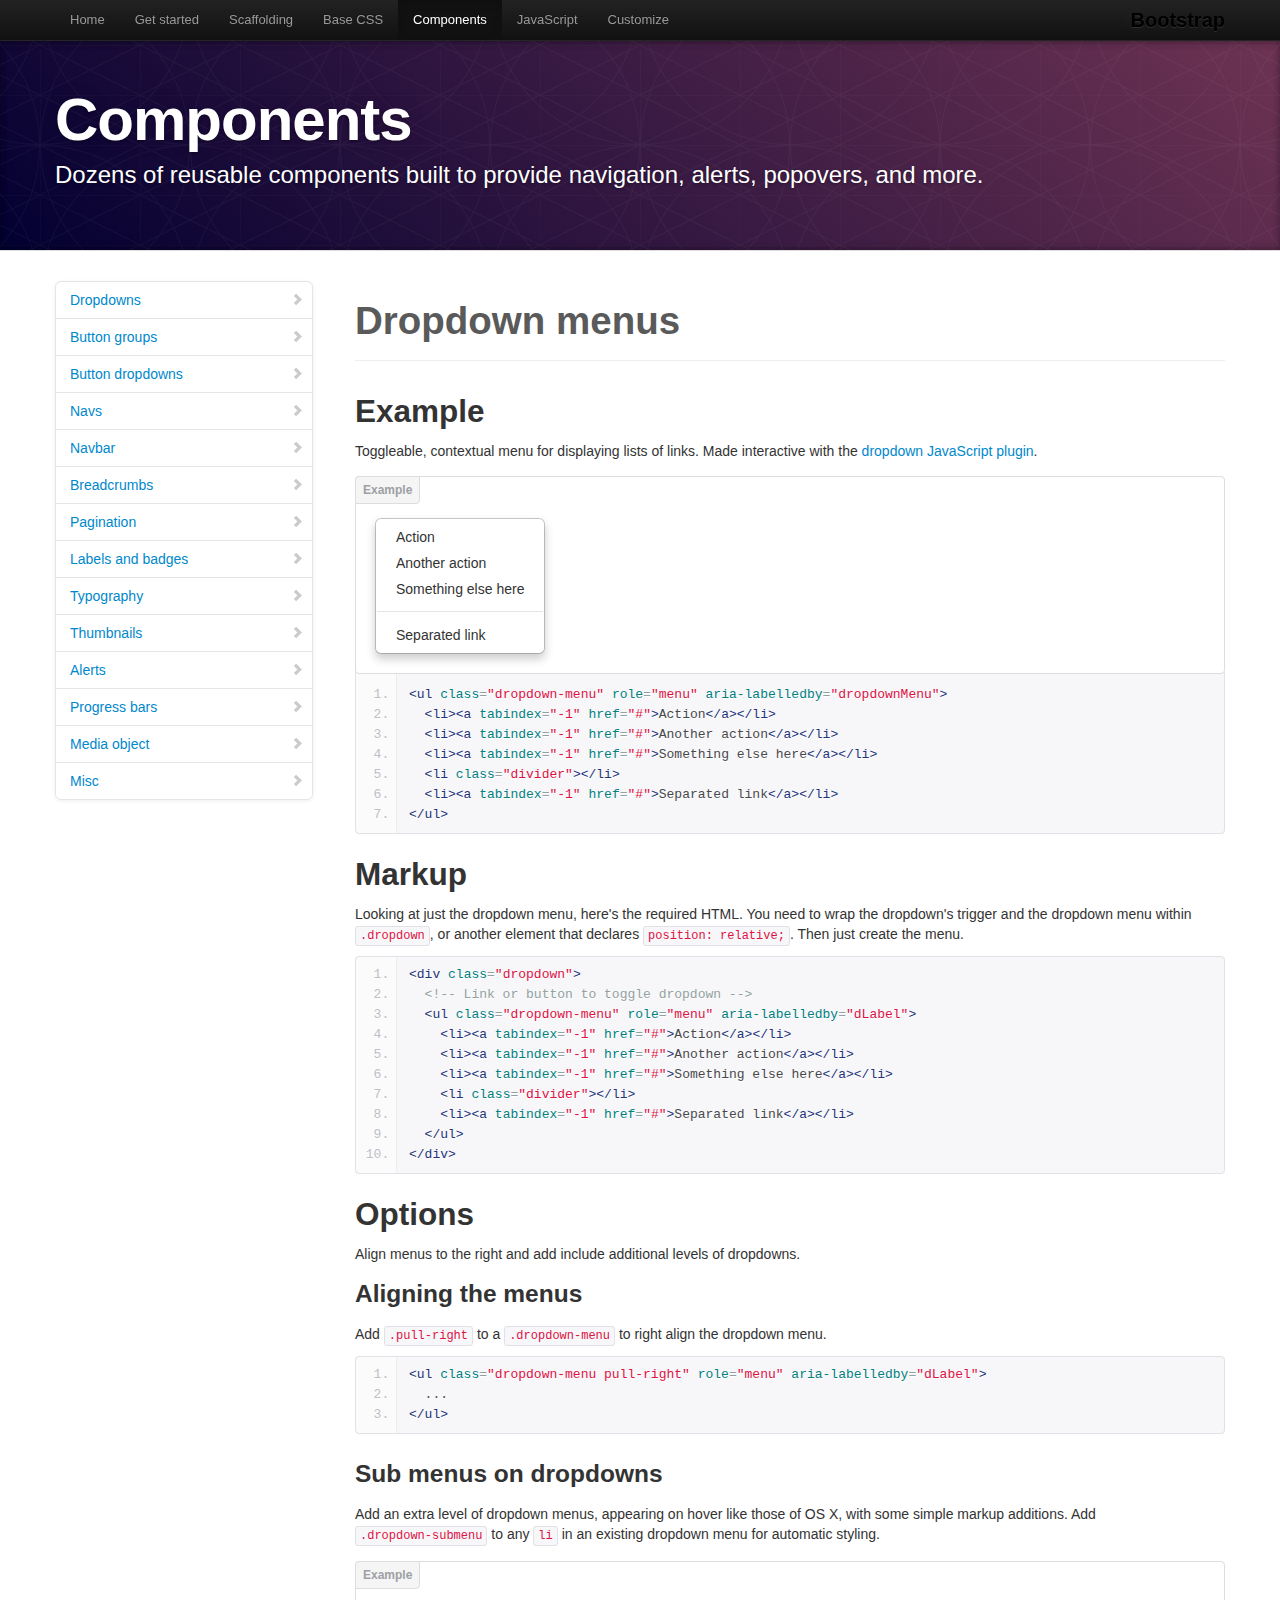
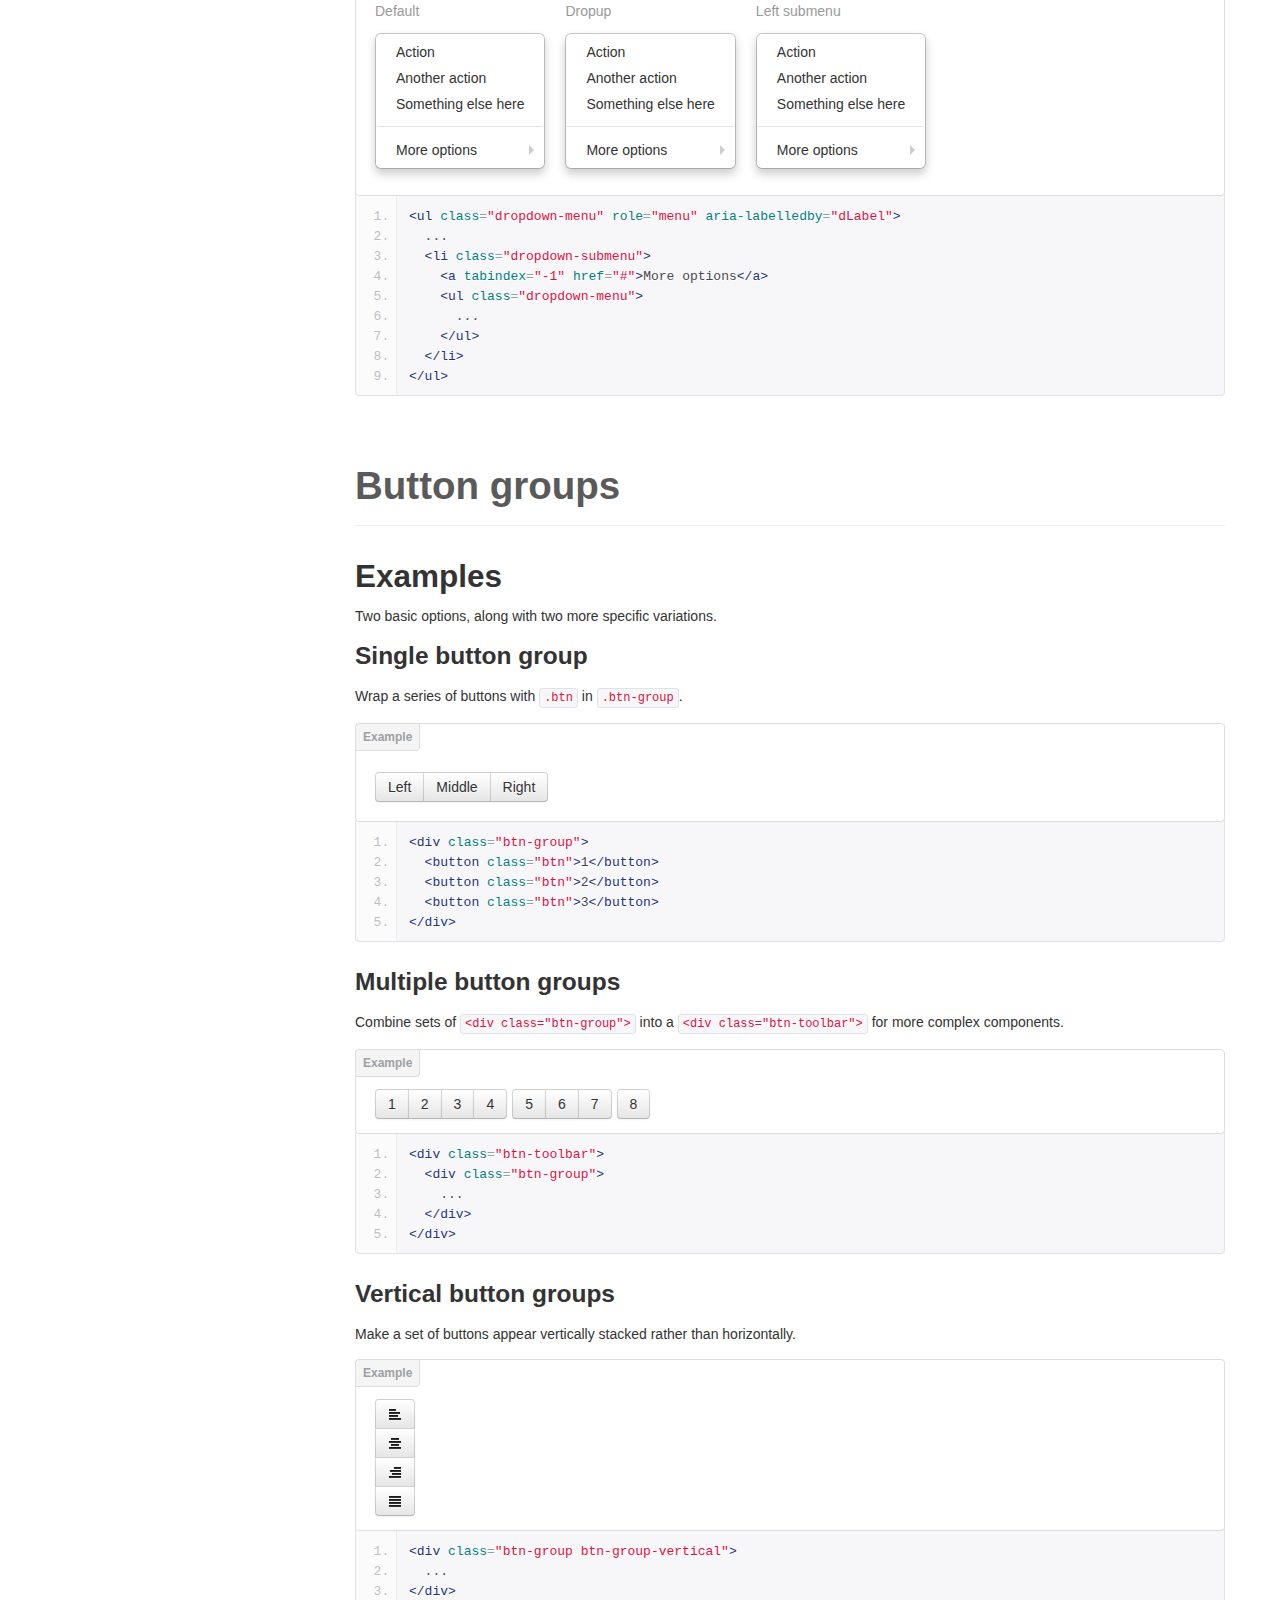
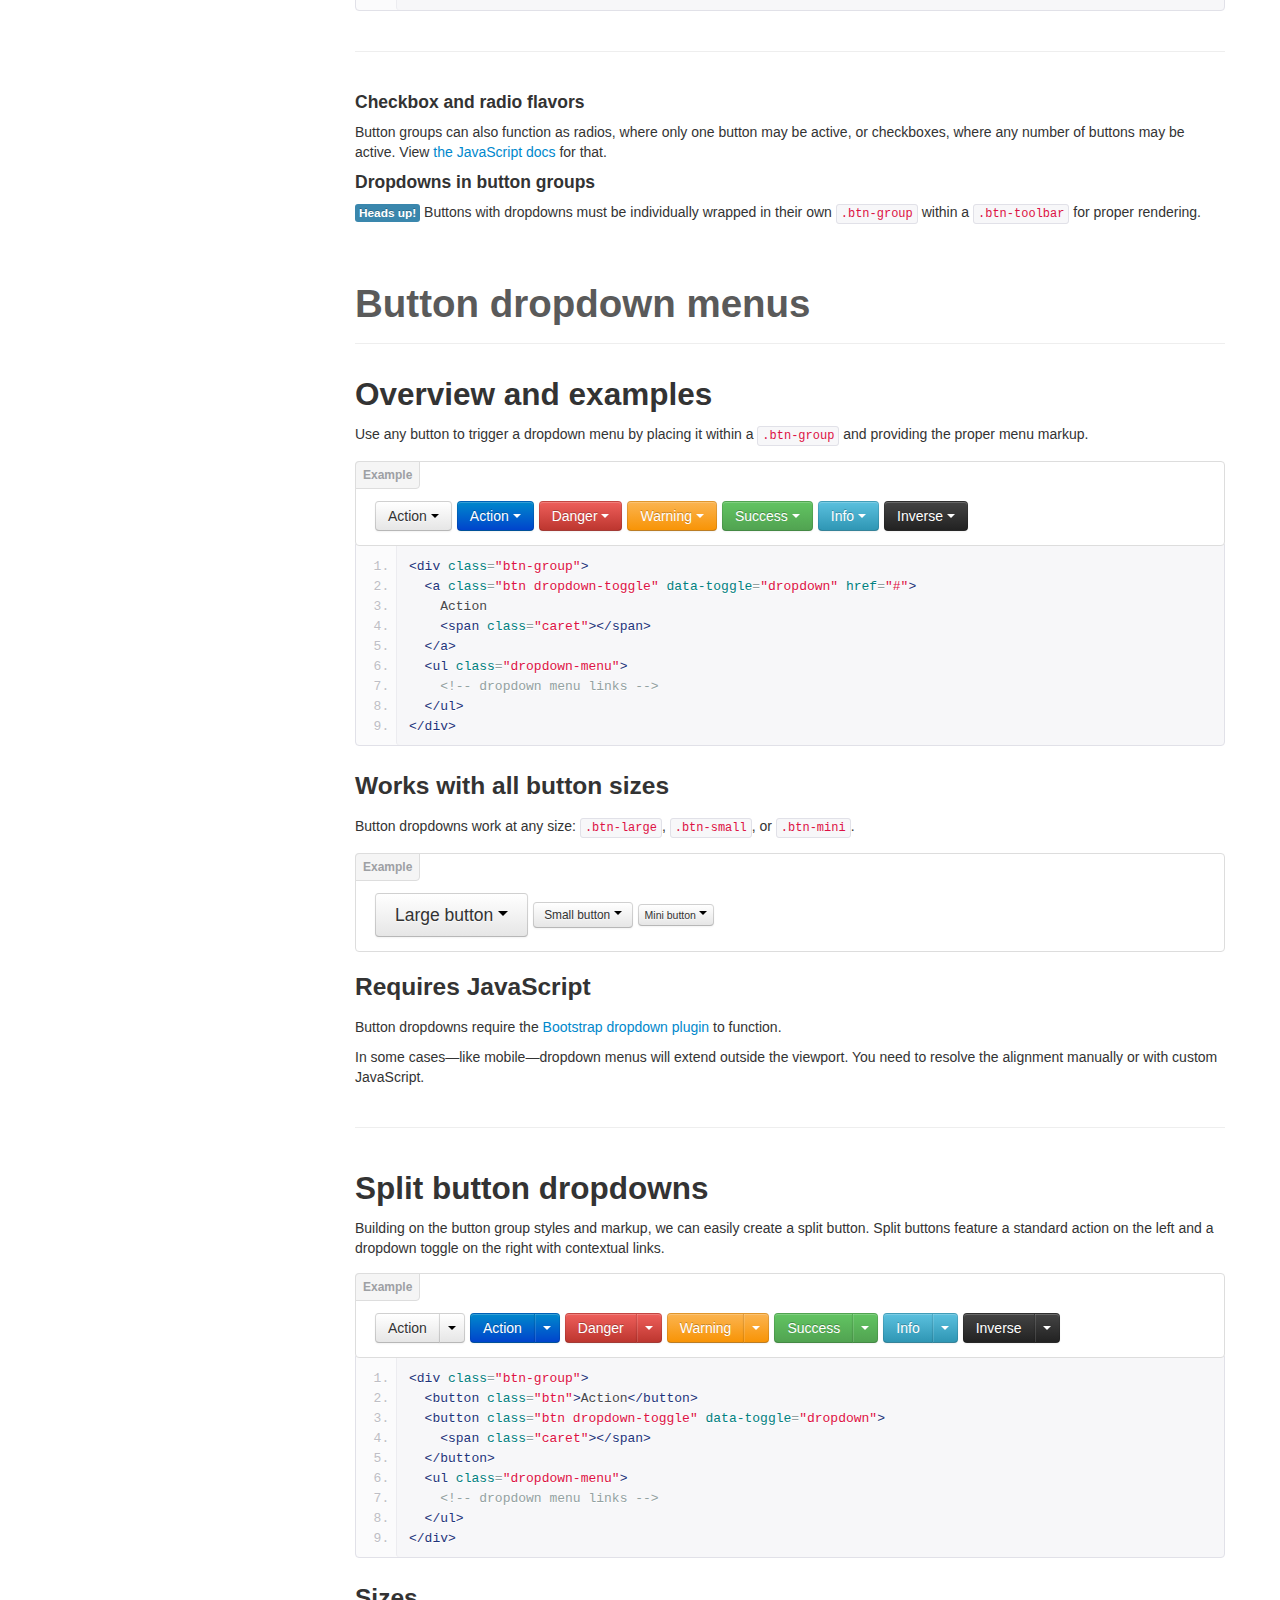
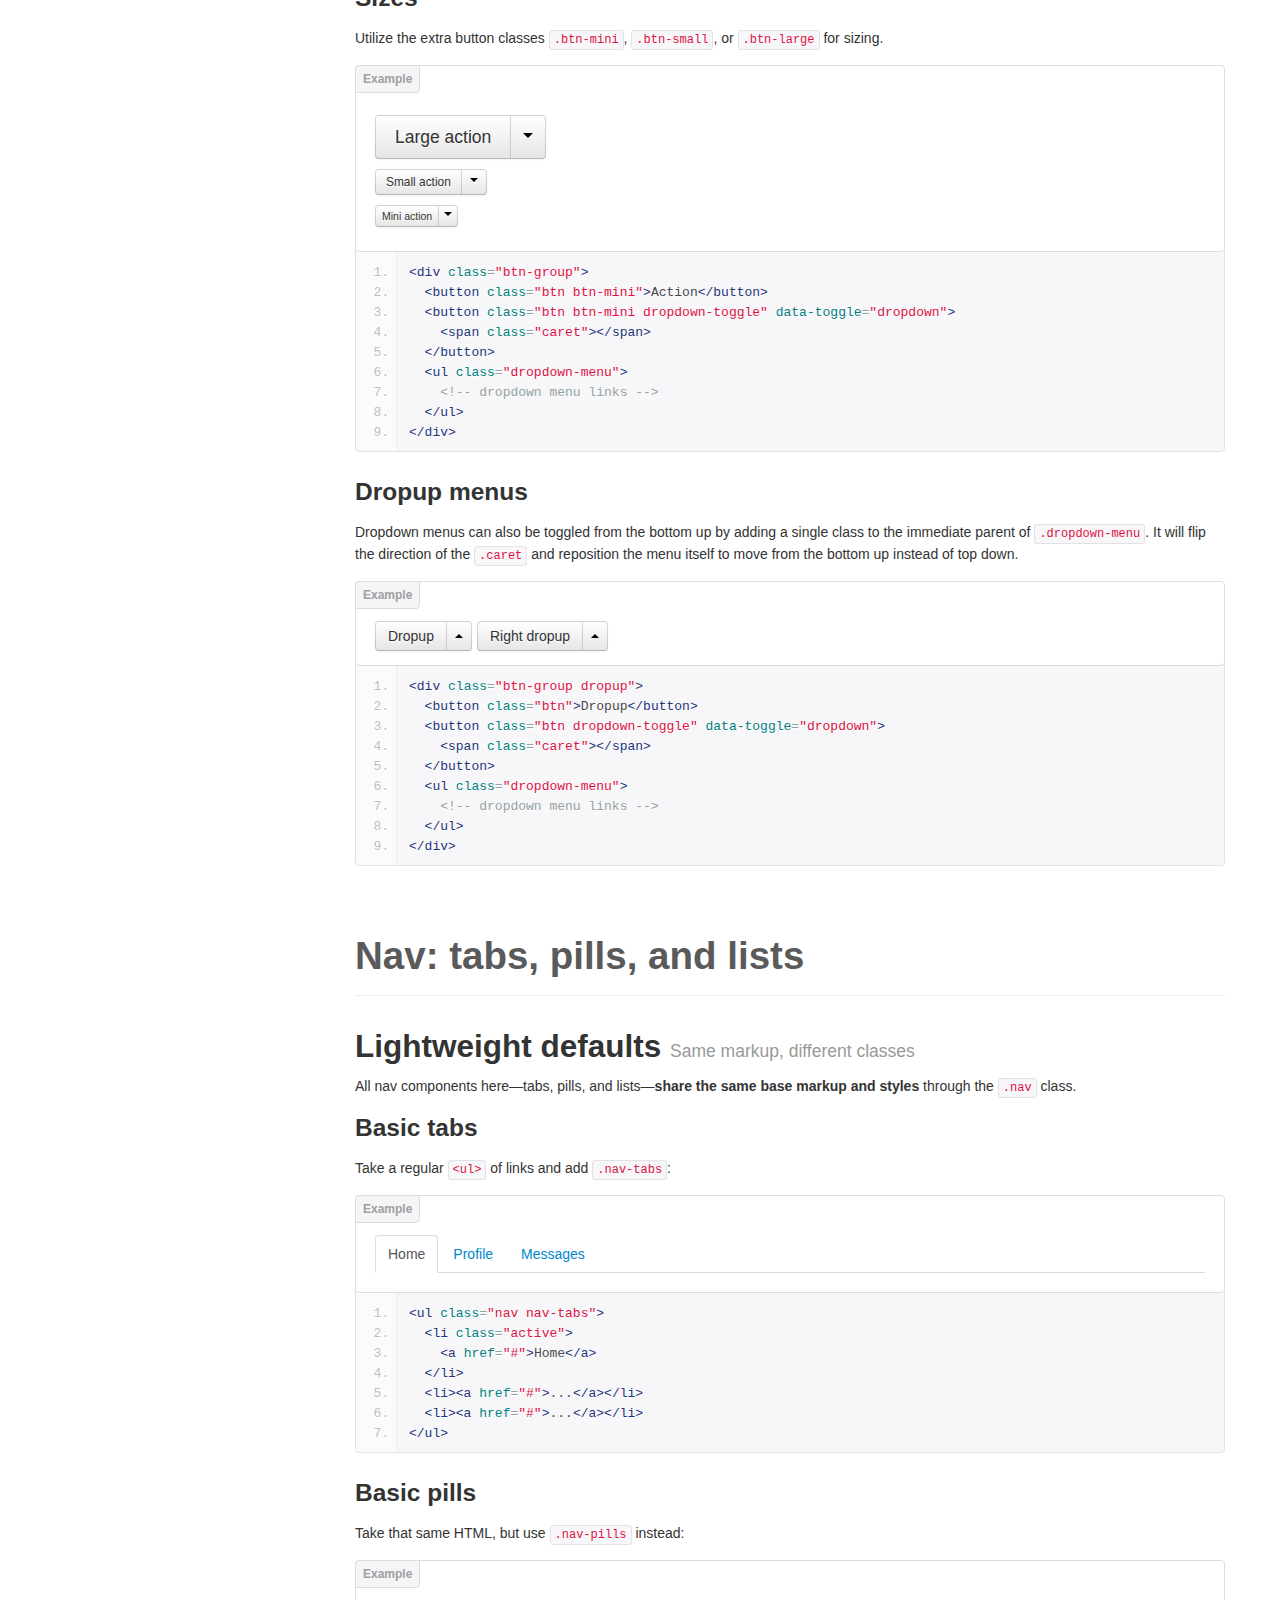
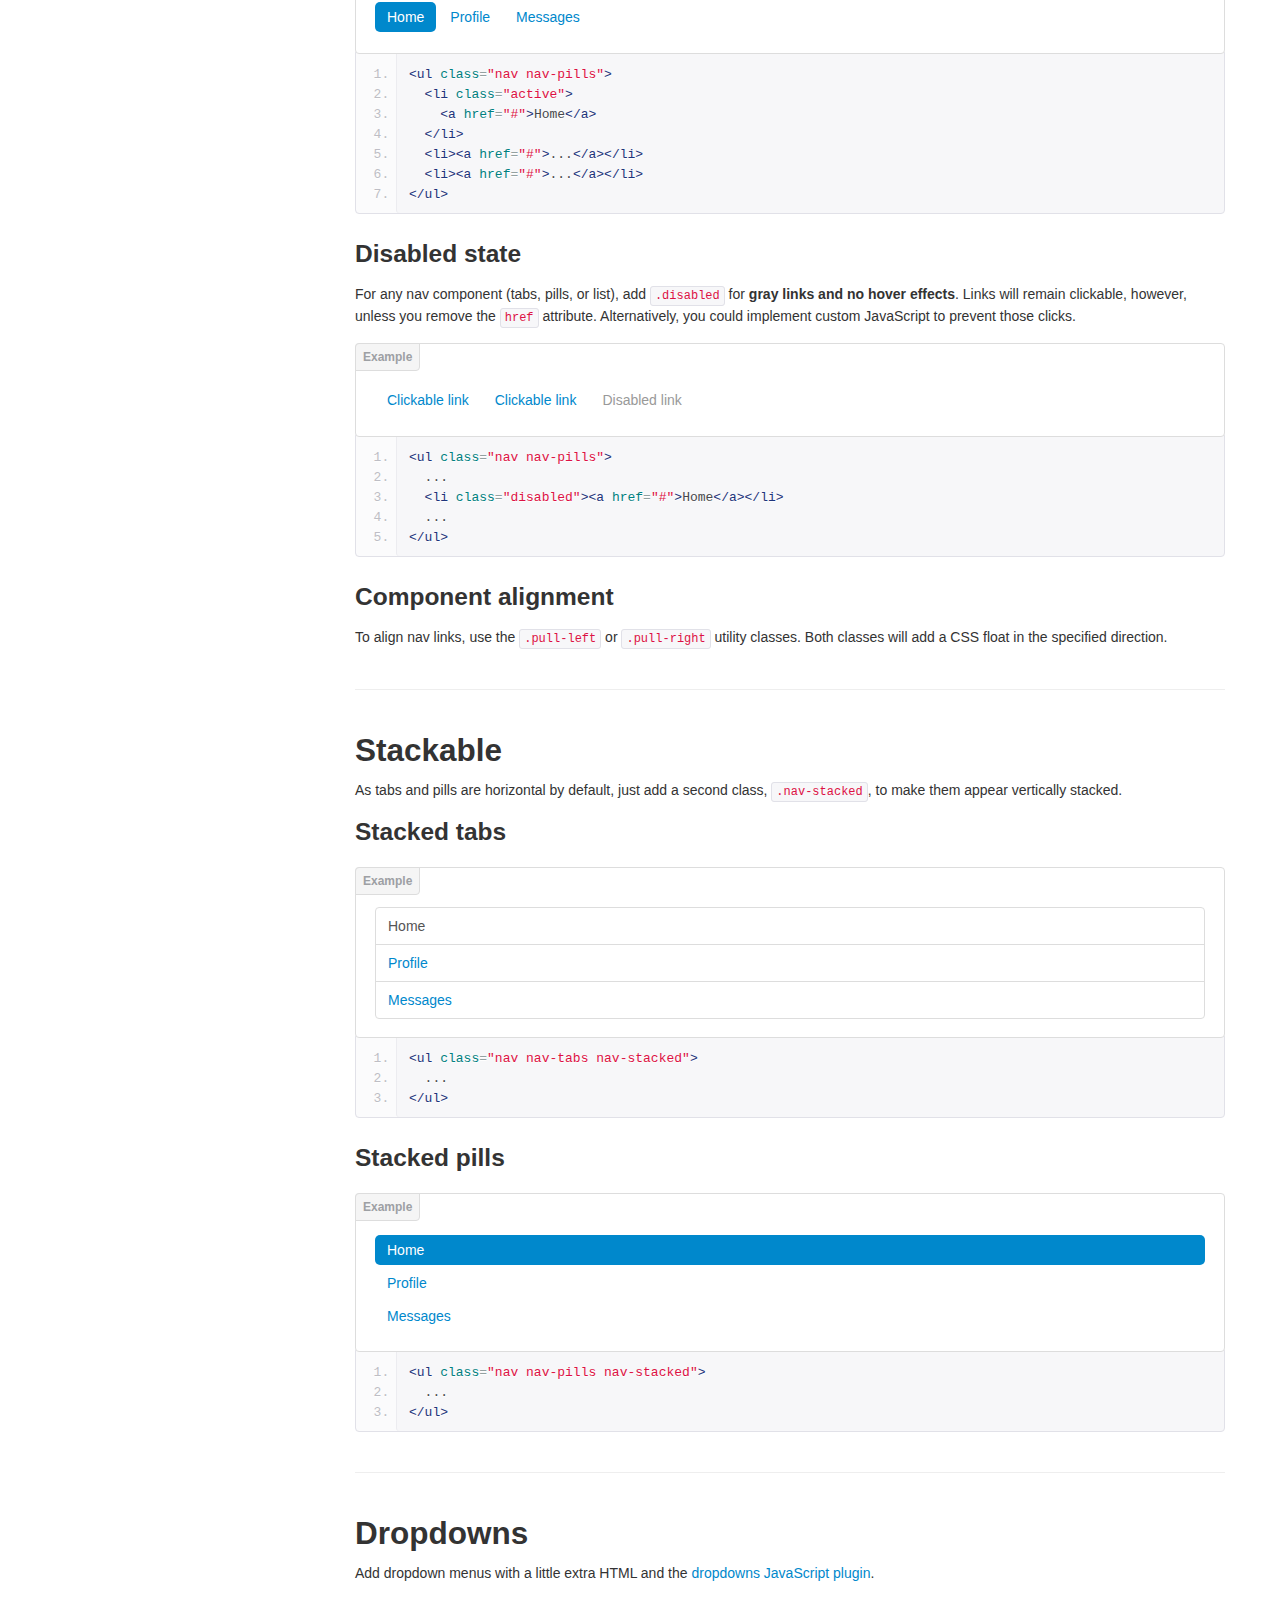
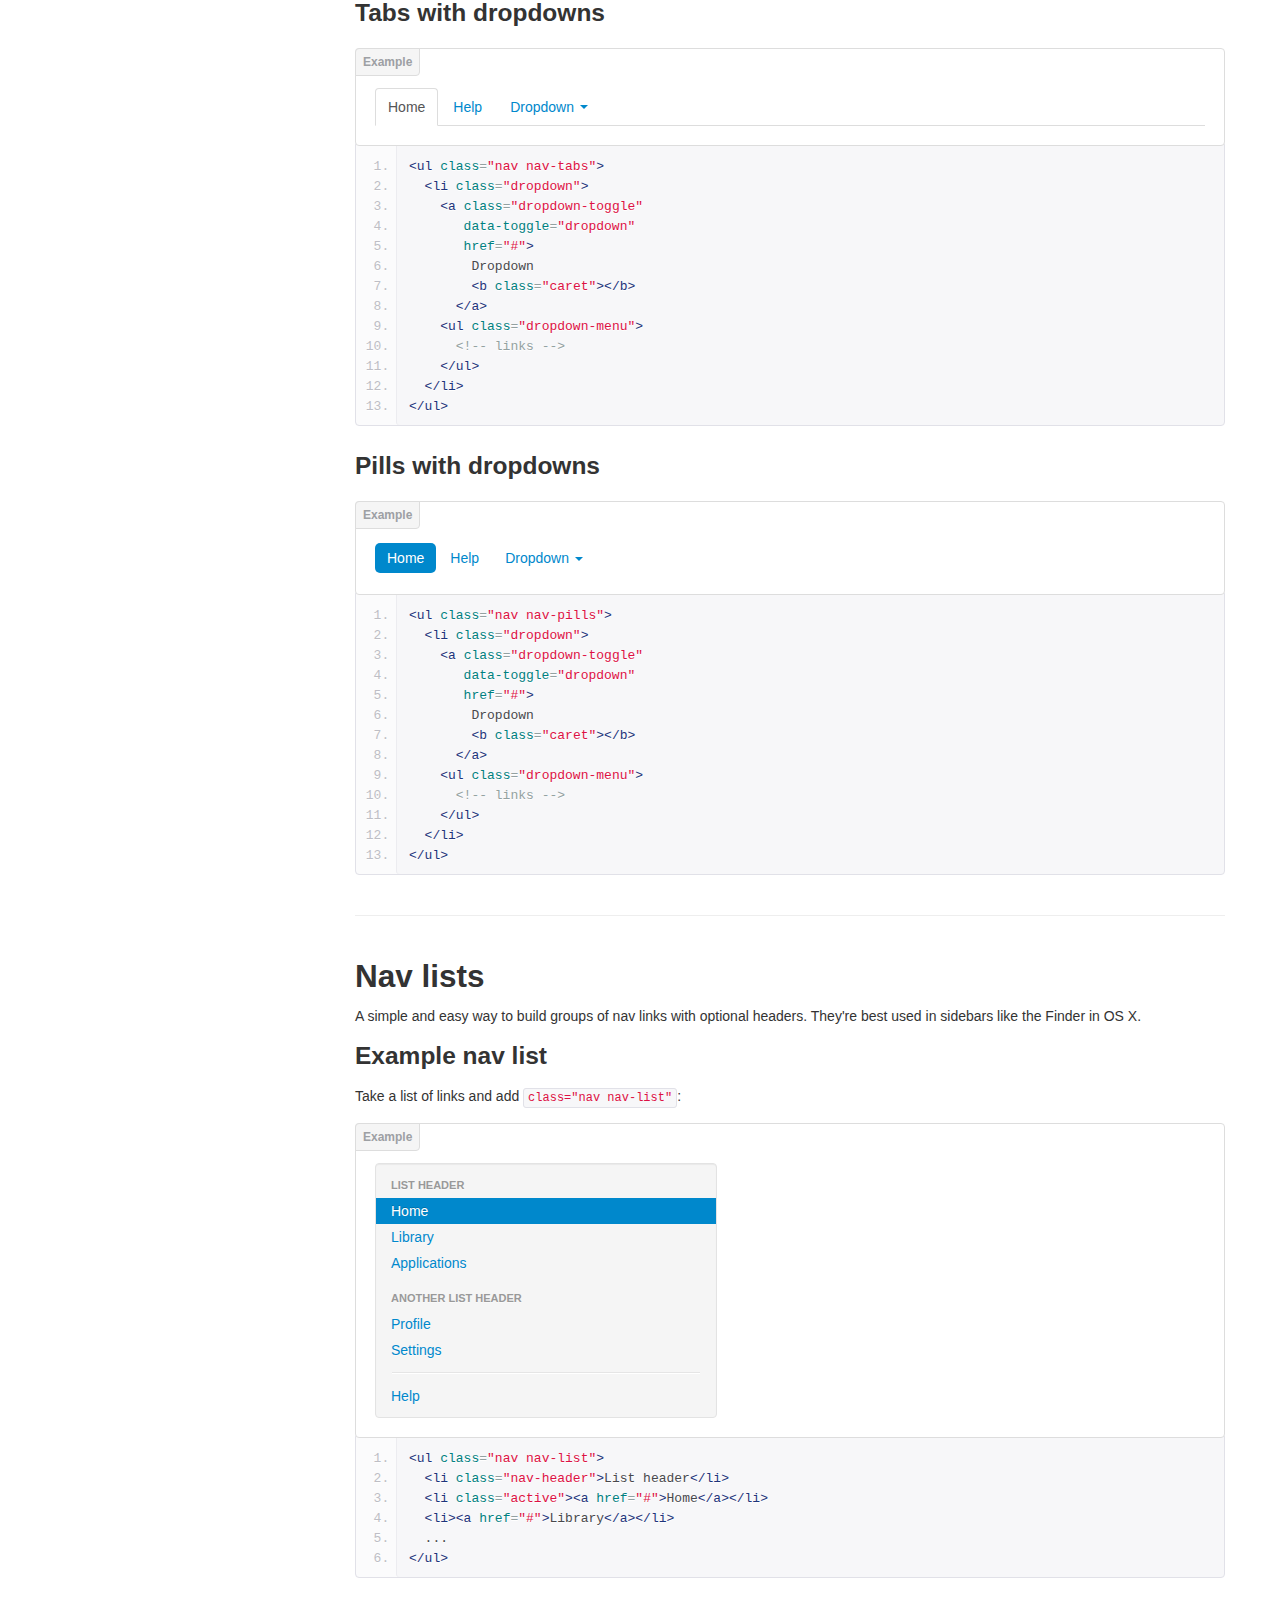
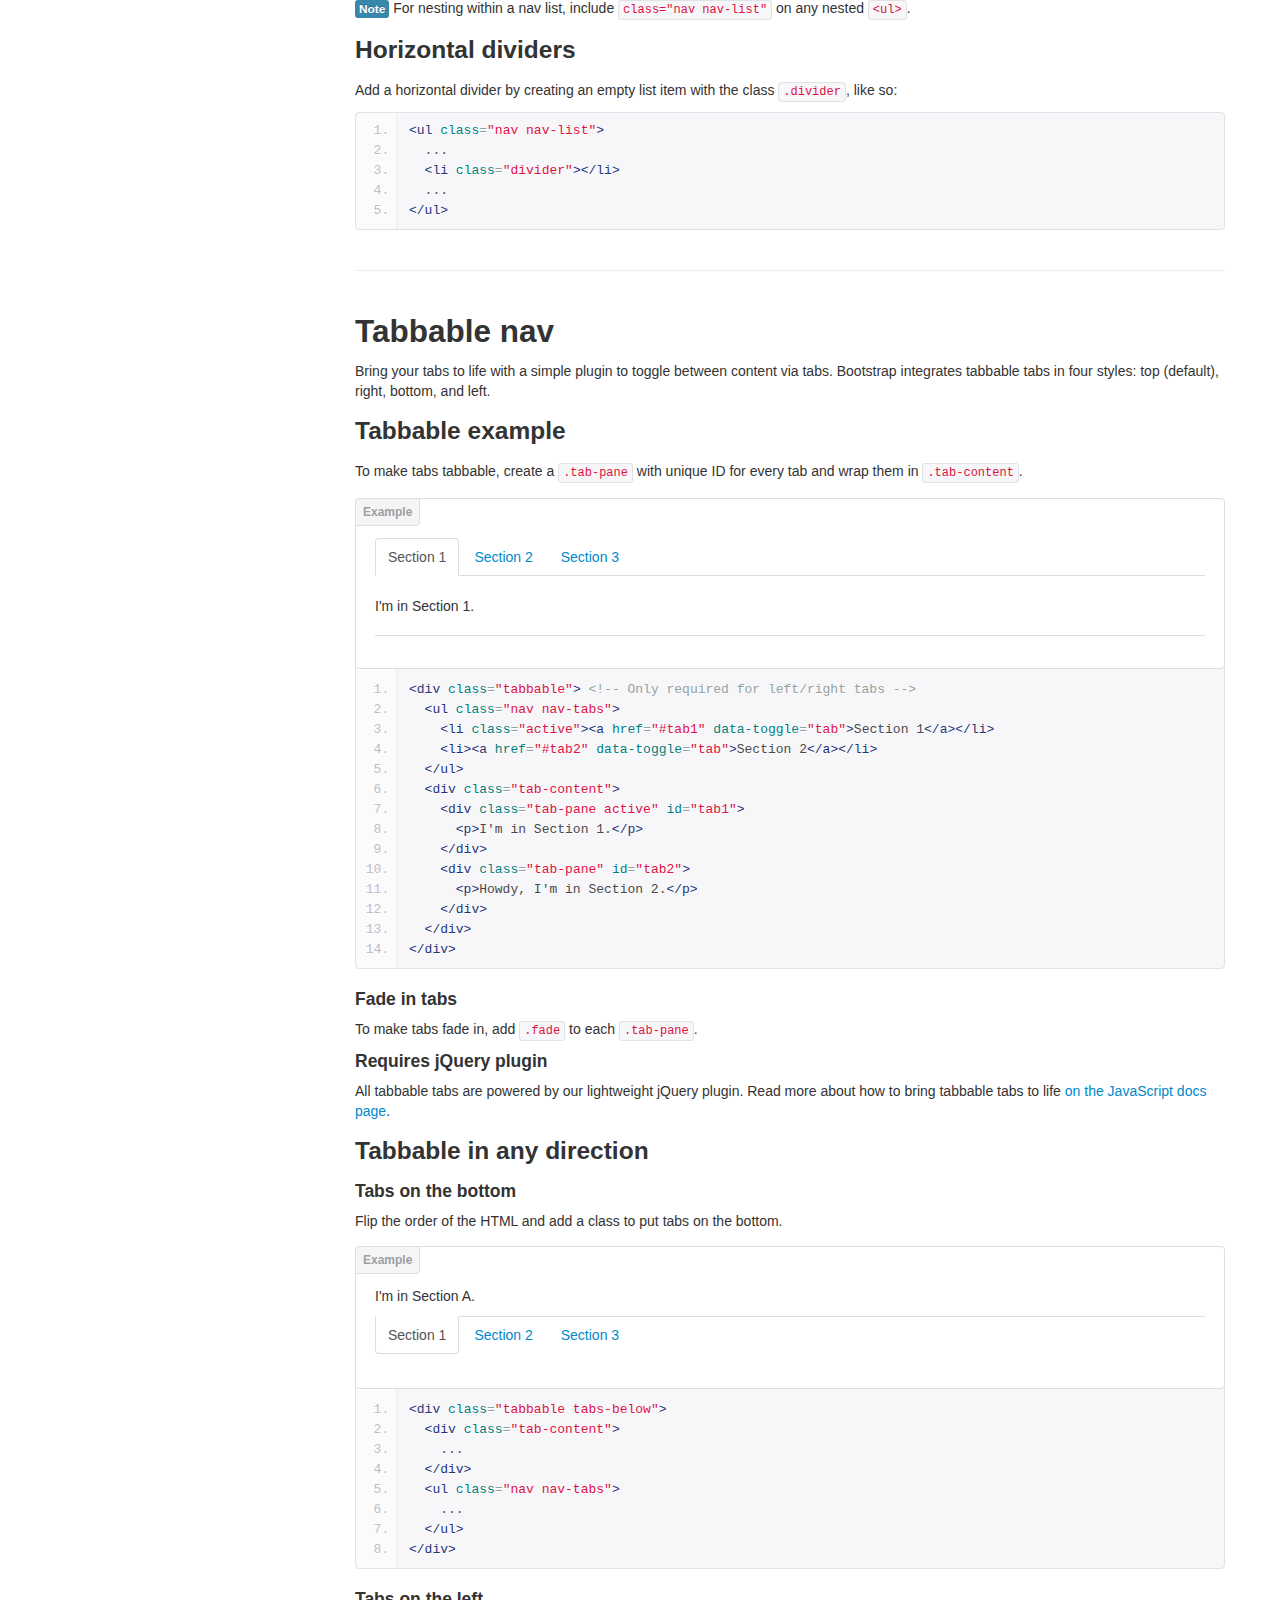
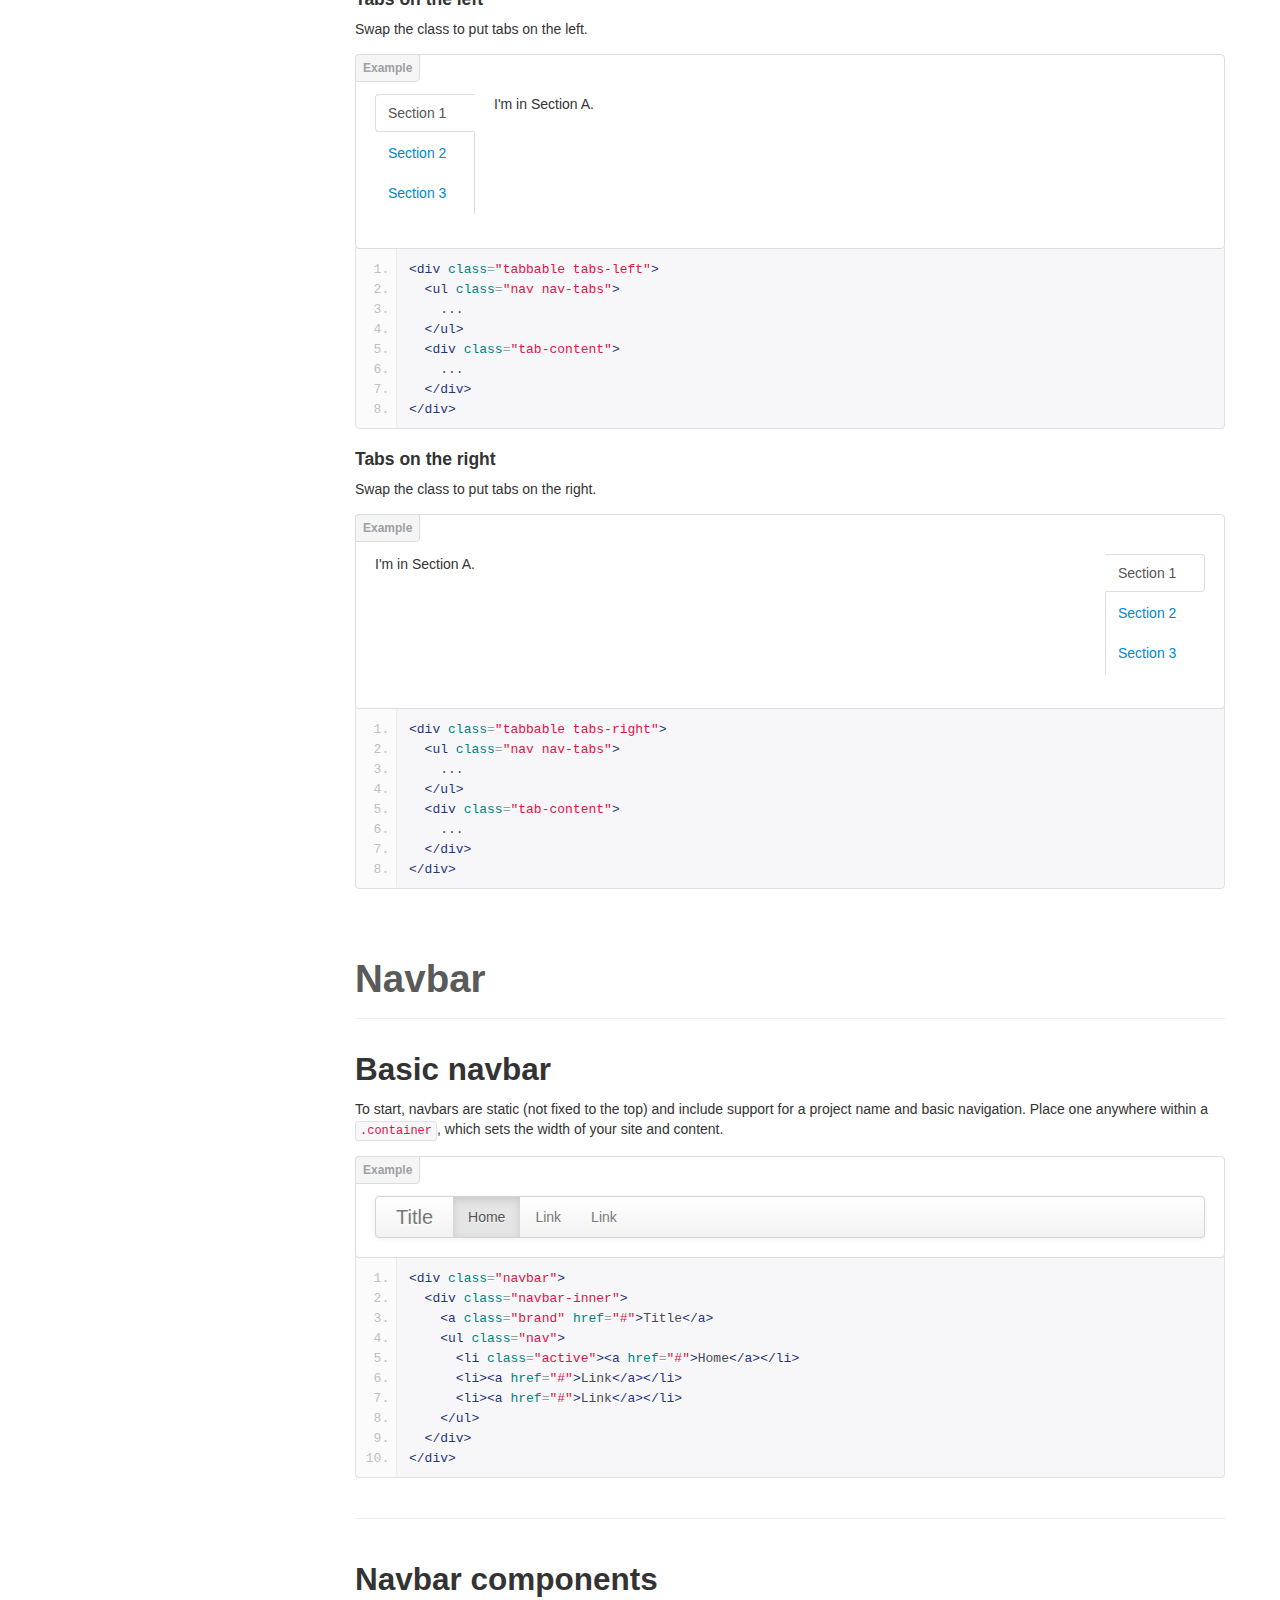
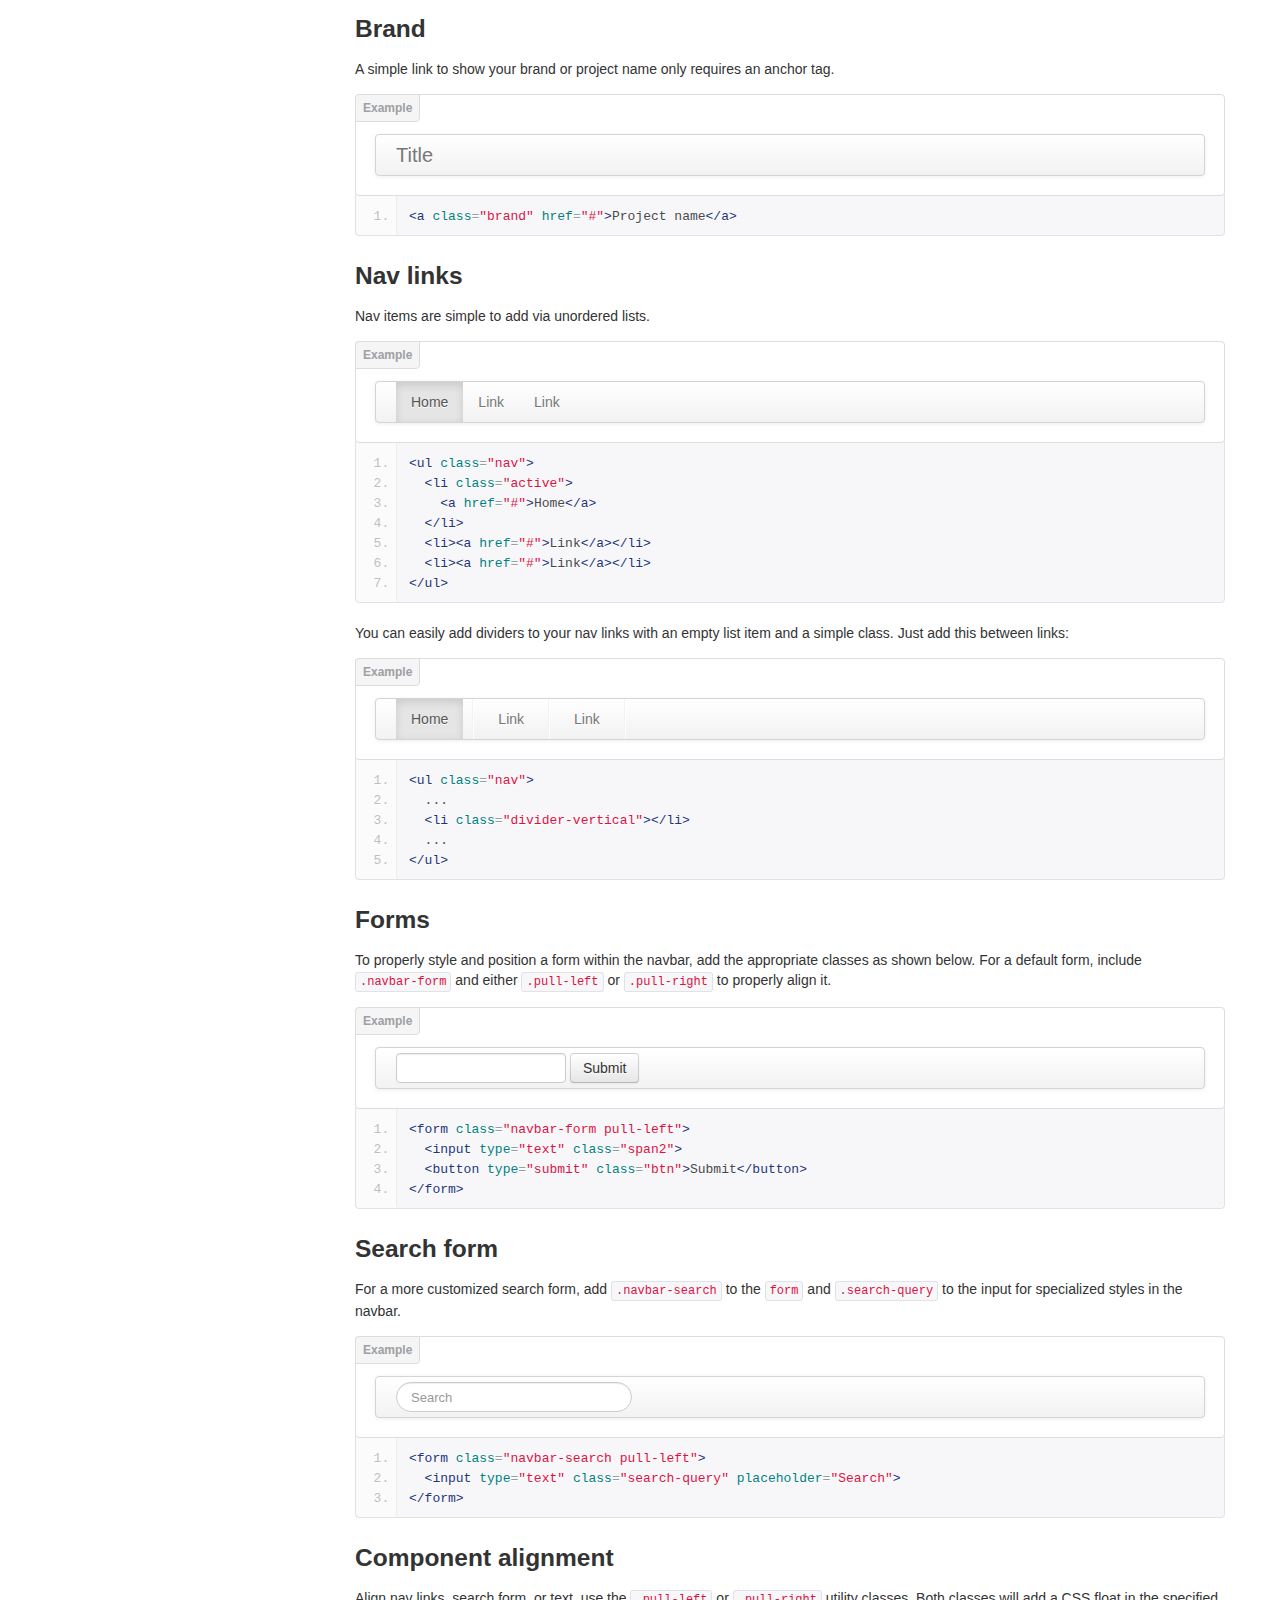
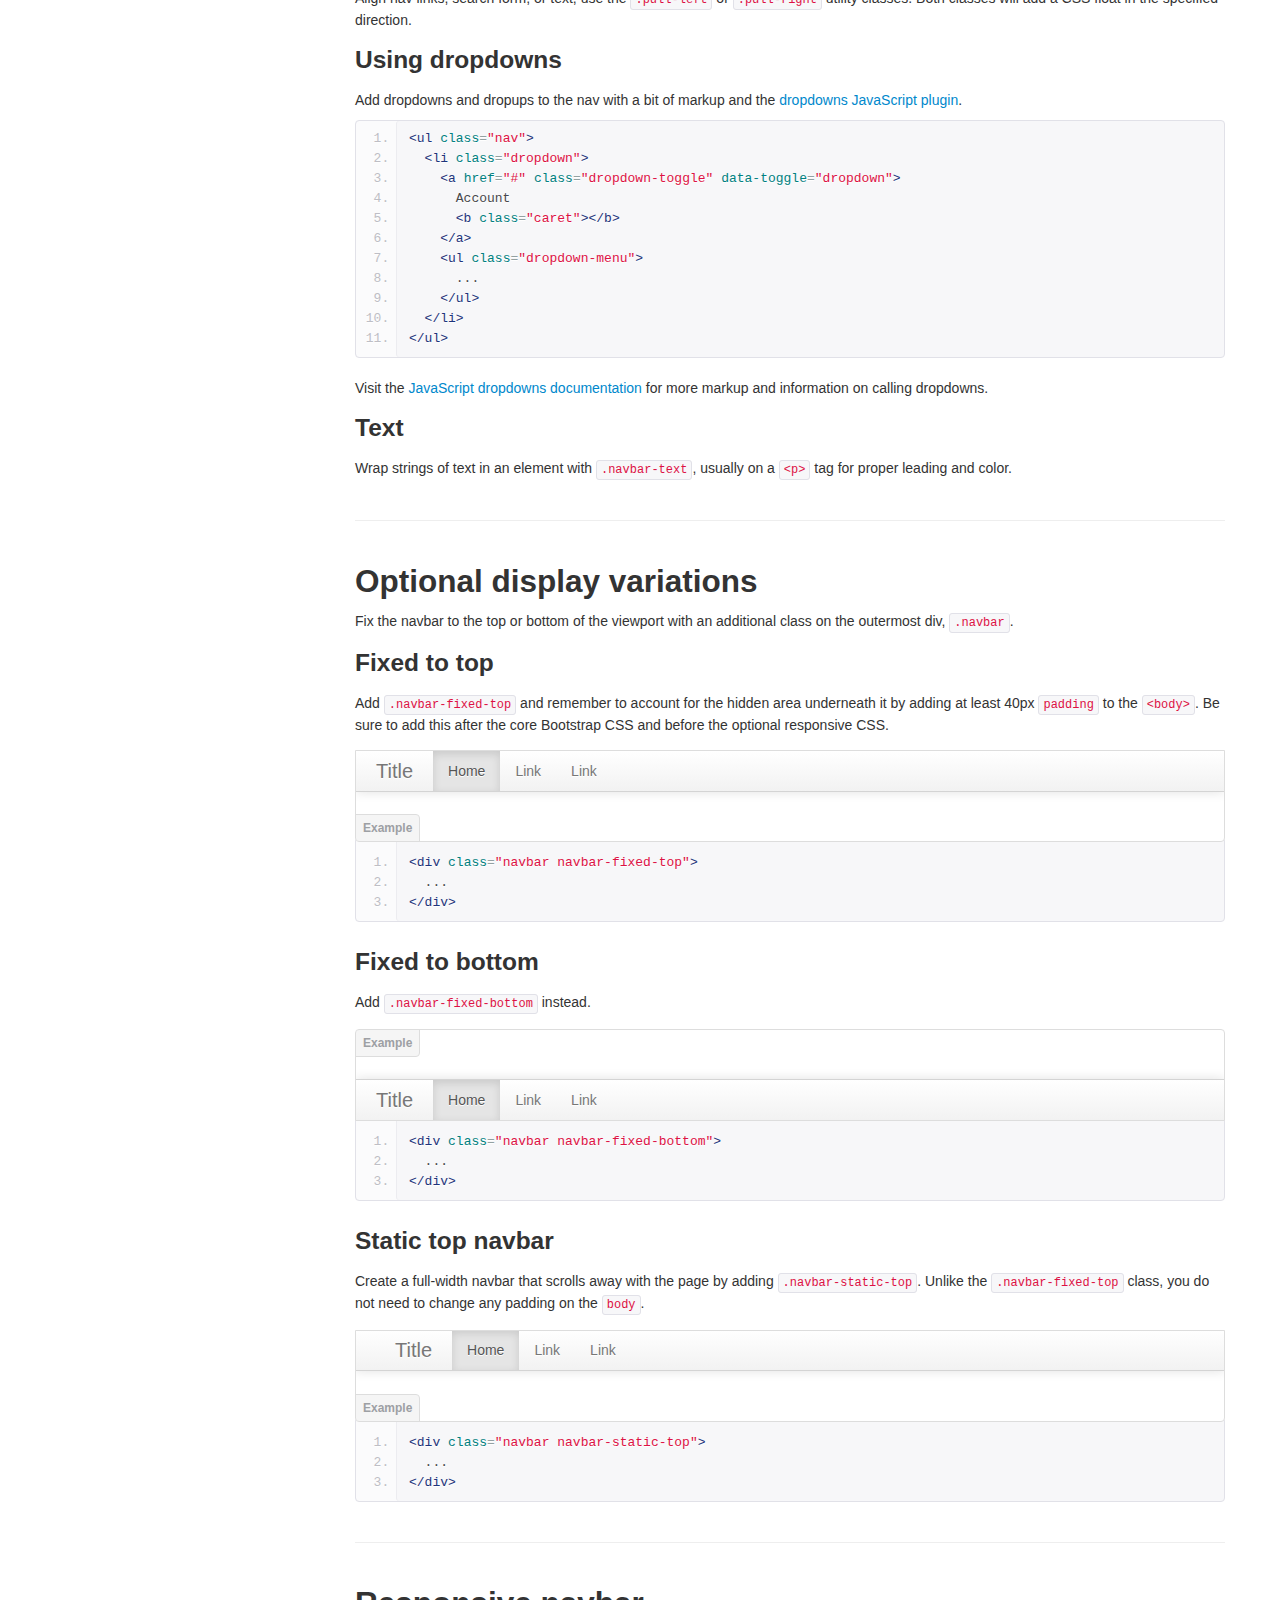
<file: difts2015/twitter-bootstrap-558bc52/docs/components.html>
<!DOCTYPE html>
<html lang="en">
  <head>
    <meta charset="utf-8">
    <title>Components · Bootstrap</title>
    <meta name="viewport" content="width=device-width, initial-scale=1.0">
    <meta name="description" content="">
    <meta name="author" content="">

    <!-- Le styles -->
    <link href="assets/css/bootstrap.css" rel="stylesheet">
    <link href="assets/css/bootstrap-responsive.css" rel="stylesheet">
    <link href="assets/css/docs.css" rel="stylesheet">
    <link href="assets/js/google-code-prettify/prettify.css" rel="stylesheet">

    <!-- Le HTML5 shim, for IE6-8 support of HTML5 elements -->
    <!--[if lt IE 9]>
      <script src="http://html5shim.googlecode.com/svn/trunk/html5.js"></script>
    <![endif]-->

    <!-- Le fav and touch icons -->
    <link rel="apple-touch-icon-precomposed" sizes="144x144" href="assets/ico/apple-touch-icon-144-precomposed.png">
    <link rel="apple-touch-icon-precomposed" sizes="114x114" href="assets/ico/apple-touch-icon-114-precomposed.png">
      <link rel="apple-touch-icon-precomposed" sizes="72x72" href="assets/ico/apple-touch-icon-72-precomposed.png">
                    <link rel="apple-touch-icon-precomposed" href="assets/ico/apple-touch-icon-57-precomposed.png">
                                   <link rel="shortcut icon" href="assets/ico/favicon.png">

  </head>

  <body data-spy="scroll" data-target=".bs-docs-sidebar">

    <!-- Navbar
    ================================================== -->
    <div class="navbar navbar-inverse navbar-fixed-top">
      <div class="navbar-inner">
        <div class="container">
          <button type="button" class="btn btn-navbar" data-toggle="collapse" data-target=".nav-collapse">
            <span class="icon-bar"></span>
            <span class="icon-bar"></span>
            <span class="icon-bar"></span>
          </button>
          <a class="brand" href="./index.html">Bootstrap</a>
          <div class="nav-collapse collapse">
            <ul class="nav">
              <li class="">
                <a href="./index.html">Home</a>
              </li>
              <li class="">
                <a href="./getting-started.html">Get started</a>
              </li>
              <li class="">
                <a href="./scaffolding.html">Scaffolding</a>
              </li>
              <li class="">
                <a href="./base-css.html">Base CSS</a>
              </li>
              <li class="active">
                <a href="./components.html">Components</a>
              </li>
              <li class="">
                <a href="./javascript.html">JavaScript</a>
              </li>
              <li class="">
                <a href="./customize.html">Customize</a>
              </li>
            </ul>
          </div>
        </div>
      </div>
    </div>

<!-- Subhead
================================================== -->
<header class="jumbotron subhead" id="overview">
  <div class="container">
    <h1>Components</h1>
    <p class="lead">Dozens of reusable components built to provide navigation, alerts, popovers, and more.</p>
  </div>
</header>


  <div class="container">

    <!-- Docs nav
    ================================================== -->
    <div class="row">
      <div class="span3 bs-docs-sidebar">
        <ul class="nav nav-list bs-docs-sidenav">
          <li><a href="#dropdowns"><i class="icon-chevron-right"></i> Dropdowns</a></li>
          <li><a href="#buttonGroups"><i class="icon-chevron-right"></i> Button groups</a></li>
          <li><a href="#buttonDropdowns"><i class="icon-chevron-right"></i> Button dropdowns</a></li>
          <li><a href="#navs"><i class="icon-chevron-right"></i> Navs</a></li>
          <li><a href="#navbar"><i class="icon-chevron-right"></i> Navbar</a></li>
          <li><a href="#breadcrumbs"><i class="icon-chevron-right"></i> Breadcrumbs</a></li>
          <li><a href="#pagination"><i class="icon-chevron-right"></i> Pagination</a></li>
          <li><a href="#labels-badges"><i class="icon-chevron-right"></i> Labels and badges</a></li>
          <li><a href="#typography"><i class="icon-chevron-right"></i> Typography</a></li>
          <li><a href="#thumbnails"><i class="icon-chevron-right"></i> Thumbnails</a></li>
          <li><a href="#alerts"><i class="icon-chevron-right"></i> Alerts</a></li>
          <li><a href="#progress"><i class="icon-chevron-right"></i> Progress bars</a></li>
          <li><a href="#media"><i class="icon-chevron-right"></i> Media object</a></li>
          <li><a href="#misc"><i class="icon-chevron-right"></i> Misc</a></li>
        </ul>
      </div>
      <div class="span9">



        <!-- Dropdowns
        ================================================== -->
        <section id="dropdowns">
          <div class="page-header">
            <h1>Dropdown menus</h1>
          </div>

          <h2>Example</h2>
          <p>Toggleable, contextual menu for displaying lists of links. Made interactive with the <a href="./javascript.html#dropdowns">dropdown JavaScript plugin</a>.</p>
          <div class="bs-docs-example">
            <div class="dropdown clearfix">
              <ul class="dropdown-menu" role="menu" aria-labelledby="dropdownMenu" style="display: block; position: static; margin-bottom: 5px; *width: 180px;">
                <li><a tabindex="-1" href="#">Action</a></li>
                <li><a tabindex="-1" href="#">Another action</a></li>
                <li><a tabindex="-1" href="#">Something else here</a></li>
                <li class="divider"></li>
                <li><a tabindex="-1" href="#">Separated link</a></li>
              </ul>
            </div>
          </div>
<pre class="prettyprint linenums">
&lt;ul class="dropdown-menu" role="menu" aria-labelledby="dropdownMenu"&gt;
  &lt;li&gt;&lt;a tabindex="-1" href="#"&gt;Action&lt;/a&gt;&lt;/li&gt;
  &lt;li&gt;&lt;a tabindex="-1" href="#"&gt;Another action&lt;/a&gt;&lt;/li&gt;
  &lt;li&gt;&lt;a tabindex="-1" href="#"&gt;Something else here&lt;/a&gt;&lt;/li&gt;
  &lt;li class="divider"&gt;&lt;/li&gt;
  &lt;li&gt;&lt;a tabindex="-1" href="#"&gt;Separated link&lt;/a&gt;&lt;/li&gt;
&lt;/ul&gt;
</pre>

          <h2>Markup</h2>
          <p>Looking at just the dropdown menu, here's the required HTML. You need to wrap the dropdown's trigger and the dropdown menu within <code>.dropdown</code>, or another element that declares <code>position: relative;</code>. Then just create the menu.</p>

<pre class="prettyprint linenums">
&lt;div class="dropdown"&gt;
  &lt;!-- Link or button to toggle dropdown --&gt;
  &lt;ul class="dropdown-menu" role="menu" aria-labelledby="dLabel"&gt;
    &lt;li&gt;&lt;a tabindex="-1" href="#"&gt;Action&lt;/a&gt;&lt;/li&gt;
    &lt;li&gt;&lt;a tabindex="-1" href="#"&gt;Another action&lt;/a&gt;&lt;/li&gt;
    &lt;li&gt;&lt;a tabindex="-1" href="#"&gt;Something else here&lt;/a&gt;&lt;/li&gt;
    &lt;li class="divider"&gt;&lt;/li&gt;
    &lt;li&gt;&lt;a tabindex="-1" href="#"&gt;Separated link&lt;/a&gt;&lt;/li&gt;
  &lt;/ul&gt;
&lt;/div&gt;
</pre>

          <h2>Options</h2>
          <p>Align menus to the right and add include additional levels of dropdowns.</p>

          <h3>Aligning the menus</h3>
          <p>Add <code>.pull-right</code> to a <code>.dropdown-menu</code> to right align the dropdown menu.</p>
<pre class="prettyprint linenums">
&lt;ul class="dropdown-menu pull-right" role="menu" aria-labelledby="dLabel"&gt;
  ...
&lt;/ul&gt;
</pre>

          <h3>Sub menus on dropdowns</h3>
          <p>Add an extra level of dropdown menus, appearing on hover like those of OS X, with some simple markup additions. Add <code>.dropdown-submenu</code> to any <code>li</code> in an existing dropdown menu for automatic styling.</p>
          <div class="bs-docs-example bs-docs-example-submenus">

            <div class="pull-left">
              <p class="muted">Default</p>
              <div class="dropdown clearfix">
                <ul class="dropdown-menu" role="menu" aria-labelledby="dropdownMenu">
                  <li><a tabindex="-1" href="#">Action</a></li>
                  <li><a tabindex="-1" href="#">Another action</a></li>
                  <li><a tabindex="-1" href="#">Something else here</a></li>
                  <li class="divider"></li>
                  <li class="dropdown-submenu">
                    <a tabindex="-1" href="#">More options</a>
                    <ul class="dropdown-menu">
                      <li><a tabindex="-1" href="#">Second level link</a></li>
                      <li><a tabindex="-1" href="#">Second level link</a></li>
                      <li><a tabindex="-1" href="#">Second level link</a></li>
                      <li><a tabindex="-1" href="#">Second level link</a></li>
                      <li><a tabindex="-1" href="#">Second level link</a></li>
                    </ul>
                  </li>
                </ul>
              </div>
            </div>

            <div class="pull-left">
              <p class="muted">Dropup</p>
              <div class="dropup">
                <ul class="dropdown-menu" role="menu" aria-labelledby="dropdownMenu">
                  <li><a tabindex="-1" href="#">Action</a></li>
                  <li><a tabindex="-1" href="#">Another action</a></li>
                  <li><a tabindex="-1" href="#">Something else here</a></li>
                  <li class="divider"></li>
                  <li class="dropdown-submenu">
                    <a tabindex="-1" href="#">More options</a>
                    <ul class="dropdown-menu">
                      <li><a tabindex="-1" href="#">Second level link</a></li>
                      <li><a tabindex="-1" href="#">Second level link</a></li>
                      <li><a tabindex="-1" href="#">Second level link</a></li>
                      <li><a tabindex="-1" href="#">Second level link</a></li>
                      <li><a tabindex="-1" href="#">Second level link</a></li>
                    </ul>
                  </li>
                </ul>
              </div>
            </div>

            <div class="pull-left">
              <p class="muted">Left submenu</p>
              <div class="dropdown">
                <ul class="dropdown-menu" role="menu" aria-labelledby="dropdownMenu">
                  <li><a tabindex="-1" href="#">Action</a></li>
                  <li><a tabindex="-1" href="#">Another action</a></li>
                  <li><a tabindex="-1" href="#">Something else here</a></li>
                  <li class="divider"></li>
                  <li class="dropdown-submenu pull-left">
                    <a tabindex="-1" href="#">More options</a>
                    <ul class="dropdown-menu">
                      <li><a tabindex="-1" href="#">Second level link</a></li>
                      <li><a tabindex="-1" href="#">Second level link</a></li>
                      <li><a tabindex="-1" href="#">Second level link</a></li>
                      <li><a tabindex="-1" href="#">Second level link</a></li>
                      <li><a tabindex="-1" href="#">Second level link</a></li>
                    </ul>
                  </li>
                </ul>
              </div>
            </div>

          </div>
<pre class="prettyprint linenums">
&lt;ul class="dropdown-menu" role="menu" aria-labelledby="dLabel"&gt;
  ...
  &lt;li class="dropdown-submenu"&gt;
    &lt;a tabindex="-1" href="#"&gt;More options&lt;/a&gt;
    &lt;ul class="dropdown-menu"&gt;
      ...
    &lt;/ul&gt;
  &lt;/li&gt;
&lt;/ul&gt;
</pre>

        </section>




        <!-- Button Groups
        ================================================== -->
        <section id="buttonGroups">
          <div class="page-header">
            <h1>Button groups</h1>
          </div>

          <h2>Examples</h2>
          <p>Two basic options, along with two more specific variations.</p>

          <h3>Single button group</h3>
          <p>Wrap a series of buttons with <code>.btn</code> in <code>.btn-group</code>.</p>
          <div class="bs-docs-example">
            <div class="btn-group" style="margin: 9px 0 5px;">
              <button class="btn">Left</button>
              <button class="btn">Middle</button>
              <button class="btn">Right</button>
            </div>
          </div>
<pre class="prettyprint linenums">
&lt;div class="btn-group"&gt;
  &lt;button class="btn"&gt;1&lt;/button&gt;
  &lt;button class="btn"&gt;2&lt;/button&gt;
  &lt;button class="btn"&gt;3&lt;/button&gt;
&lt;/div&gt;
</pre>

          <h3>Multiple button groups</h3>
          <p>Combine sets of <code>&lt;div class="btn-group"&gt;</code> into a <code>&lt;div class="btn-toolbar"&gt;</code> for more complex components.</p>
          <div class="bs-docs-example">
            <div class="btn-toolbar" style="margin: 0;">
              <div class="btn-group">
                <button class="btn">1</button>
                <button class="btn">2</button>
                <button class="btn">3</button>
                <button class="btn">4</button>
              </div>
              <div class="btn-group">
                <button class="btn">5</button>
                <button class="btn">6</button>
                <button class="btn">7</button>
              </div>
              <div class="btn-group">
                <button class="btn">8</button>
              </div>
            </div>
          </div>
<pre class="prettyprint linenums">
&lt;div class="btn-toolbar"&gt;
  &lt;div class="btn-group"&gt;
    ...
  &lt;/div&gt;
&lt;/div&gt;
</pre>

          <h3>Vertical button groups</h3>
          <p>Make a set of buttons appear vertically stacked rather than horizontally.</p>
          <div class="bs-docs-example">
            <div class="btn-group btn-group-vertical">
              <button type="button" class="btn"><i class="icon-align-left"></i></button>
              <button type="button" class="btn"><i class="icon-align-center"></i></button>
              <button type="button" class="btn"><i class="icon-align-right"></i></button>
              <button type="button" class="btn"><i class="icon-align-justify"></i></button>
            </div>
          </div>
<pre class="prettyprint linenums">
&lt;div class="btn-group btn-group-vertical"&gt;
  ...
&lt;/div&gt;
</pre>


          <hr class="bs-docs-separator">


          <h4>Checkbox and radio flavors</h4>
          <p>Button groups can also function as radios, where only one button may be active, or checkboxes, where any number of buttons may be active. View <a href="./javascript.html#buttons">the JavaScript docs</a> for that.</p>

          <h4>Dropdowns in button groups</h4>
          <p><span class="label label-info">Heads up!</span> Buttons with dropdowns must be individually wrapped in their own <code>.btn-group</code> within a <code>.btn-toolbar</code> for proper rendering.</p>
        </section>



        <!-- Split button dropdowns
        ================================================== -->
        <section id="buttonDropdowns">
          <div class="page-header">
            <h1>Button dropdown menus</h1>
          </div>


          <h2>Overview and examples</h2>
          <p>Use any button to trigger a dropdown menu by placing it within a <code>.btn-group</code> and providing the proper menu markup.</p>
          <div class="bs-docs-example">
            <div class="btn-toolbar" style="margin: 0;">
              <div class="btn-group">
                <button class="btn dropdown-toggle" data-toggle="dropdown">Action <span class="caret"></span></button>
                <ul class="dropdown-menu">
                  <li><a href="#">Action</a></li>
                  <li><a href="#">Another action</a></li>
                  <li><a href="#">Something else here</a></li>
                  <li class="divider"></li>
                  <li><a href="#">Separated link</a></li>
                </ul>
              </div><!-- /btn-group -->
              <div class="btn-group">
                <button class="btn btn-primary dropdown-toggle" data-toggle="dropdown">Action <span class="caret"></span></button>
                <ul class="dropdown-menu">
                  <li><a href="#">Action</a></li>
                  <li><a href="#">Another action</a></li>
                  <li><a href="#">Something else here</a></li>
                  <li class="divider"></li>
                  <li><a href="#">Separated link</a></li>
                </ul>
              </div><!-- /btn-group -->
              <div class="btn-group">
                <button class="btn btn-danger dropdown-toggle" data-toggle="dropdown">Danger <span class="caret"></span></button>
                <ul class="dropdown-menu">
                  <li><a href="#">Action</a></li>
                  <li><a href="#">Another action</a></li>
                  <li><a href="#">Something else here</a></li>
                  <li class="divider"></li>
                  <li><a href="#">Separated link</a></li>
                </ul>
              </div><!-- /btn-group -->
              <div class="btn-group">
                <button class="btn btn-warning dropdown-toggle" data-toggle="dropdown">Warning <span class="caret"></span></button>
                <ul class="dropdown-menu">
                  <li><a href="#">Action</a></li>
                  <li><a href="#">Another action</a></li>
                  <li><a href="#">Something else here</a></li>
                  <li class="divider"></li>
                  <li><a href="#">Separated link</a></li>
                </ul>
              </div><!-- /btn-group -->
              <div class="btn-group">
                <button class="btn btn-success dropdown-toggle" data-toggle="dropdown">Success <span class="caret"></span></button>
                <ul class="dropdown-menu">
                  <li><a href="#">Action</a></li>
                  <li><a href="#">Another action</a></li>
                  <li><a href="#">Something else here</a></li>
                  <li class="divider"></li>
                  <li><a href="#">Separated link</a></li>
                </ul>
              </div><!-- /btn-group -->
              <div class="btn-group">
                <button class="btn btn-info dropdown-toggle" data-toggle="dropdown">Info <span class="caret"></span></button>
                <ul class="dropdown-menu">
                  <li><a href="#">Action</a></li>
                  <li><a href="#">Another action</a></li>
                  <li><a href="#">Something else here</a></li>
                  <li class="divider"></li>
                  <li><a href="#">Separated link</a></li>
                </ul>
              </div><!-- /btn-group -->
              <div class="btn-group">
                <button class="btn btn-inverse dropdown-toggle" data-toggle="dropdown">Inverse <span class="caret"></span></button>
                <ul class="dropdown-menu">
                  <li><a href="#">Action</a></li>
                  <li><a href="#">Another action</a></li>
                  <li><a href="#">Something else here</a></li>
                  <li class="divider"></li>
                  <li><a href="#">Separated link</a></li>
                </ul>
              </div><!-- /btn-group -->
            </div><!-- /btn-toolbar -->
          </div>
<pre class="prettyprint linenums">
&lt;div class="btn-group"&gt;
  &lt;a class="btn dropdown-toggle" data-toggle="dropdown" href="#"&gt;
    Action
    &lt;span class="caret"&gt;&lt;/span&gt;
  &lt;/a&gt;
  &lt;ul class="dropdown-menu"&gt;
    &lt;!-- dropdown menu links --&gt;
  &lt;/ul&gt;
&lt;/div&gt;
</pre>

          <h3>Works with all button sizes</h3>
          <p>Button dropdowns work at any size:  <code>.btn-large</code>, <code>.btn-small</code>, or <code>.btn-mini</code>.</p>
          <div class="bs-docs-example">
            <div class="btn-toolbar" style="margin: 0;">
              <div class="btn-group">
                <button class="btn btn-large dropdown-toggle" data-toggle="dropdown">Large button <span class="caret"></span></button>
                <ul class="dropdown-menu">
                  <li><a href="#">Action</a></li>
                  <li><a href="#">Another action</a></li>
                  <li><a href="#">Something else here</a></li>
                  <li class="divider"></li>
                  <li><a href="#">Separated link</a></li>
                </ul>
              </div><!-- /btn-group -->
              <div class="btn-group">
                <button class="btn btn-small dropdown-toggle" data-toggle="dropdown">Small button <span class="caret"></span></button>
                <ul class="dropdown-menu">
                  <li><a href="#">Action</a></li>
                  <li><a href="#">Another action</a></li>
                  <li><a href="#">Something else here</a></li>
                  <li class="divider"></li>
                  <li><a href="#">Separated link</a></li>
                </ul>
              </div><!-- /btn-group -->
              <div class="btn-group">
                <button class="btn btn-mini dropdown-toggle" data-toggle="dropdown">Mini button <span class="caret"></span></button>
                <ul class="dropdown-menu">
                  <li><a href="#">Action</a></li>
                  <li><a href="#">Another action</a></li>
                  <li><a href="#">Something else here</a></li>
                  <li class="divider"></li>
                  <li><a href="#">Separated link</a></li>
                </ul>
              </div><!-- /btn-group -->
            </div><!-- /btn-toolbar -->
          </div>

          <h3>Requires JavaScript</h3>
          <p>Button dropdowns require the <a href="./javascript.html#dropdowns">Bootstrap dropdown plugin</a> to function.</p>
          <p>In some cases&mdash;like mobile&mdash;dropdown menus will extend outside the viewport. You need to resolve the alignment manually or with custom JavaScript.</p>


          <hr class="bs-docs-separator">


          <h2>Split button dropdowns</h2>
          <p>Building on the button group styles and markup, we can easily create a split button. Split buttons feature a standard action on the left and a dropdown toggle on the right with contextual links.</p>
          <div class="bs-docs-example">
            <div class="btn-toolbar" style="margin: 0;">
              <div class="btn-group">
                <button class="btn">Action</button>
                <button class="btn dropdown-toggle" data-toggle="dropdown"><span class="caret"></span></button>
                <ul class="dropdown-menu">
                  <li><a href="#">Action</a></li>
                  <li><a href="#">Another action</a></li>
                  <li><a href="#">Something else here</a></li>
                  <li class="divider"></li>
                  <li><a href="#">Separated link</a></li>
                </ul>
              </div><!-- /btn-group -->
              <div class="btn-group">
                <button class="btn btn-primary">Action</button>
                <button class="btn btn-primary dropdown-toggle" data-toggle="dropdown"><span class="caret"></span></button>
                <ul class="dropdown-menu">
                  <li><a href="#">Action</a></li>
                  <li><a href="#">Another action</a></li>
                  <li><a href="#">Something else here</a></li>
                  <li class="divider"></li>
                  <li><a href="#">Separated link</a></li>
                </ul>
              </div><!-- /btn-group -->
              <div class="btn-group">
                <button class="btn btn-danger">Danger</button>
                <button class="btn btn-danger dropdown-toggle" data-toggle="dropdown"><span class="caret"></span></button>
                <ul class="dropdown-menu">
                  <li><a href="#">Action</a></li>
                  <li><a href="#">Another action</a></li>
                  <li><a href="#">Something else here</a></li>
                  <li class="divider"></li>
                  <li><a href="#">Separated link</a></li>
                </ul>
              </div><!-- /btn-group -->
              <div class="btn-group">
                <button class="btn btn-warning">Warning</button>
                <button class="btn btn-warning dropdown-toggle" data-toggle="dropdown"><span class="caret"></span></button>
                <ul class="dropdown-menu">
                  <li><a href="#">Action</a></li>
                  <li><a href="#">Another action</a></li>
                  <li><a href="#">Something else here</a></li>
                  <li class="divider"></li>
                  <li><a href="#">Separated link</a></li>
                </ul>
              </div><!-- /btn-group -->
              <div class="btn-group">
                <button class="btn btn-success">Success</button>
                <button class="btn btn-success dropdown-toggle" data-toggle="dropdown"><span class="caret"></span></button>
                <ul class="dropdown-menu">
                  <li><a href="#">Action</a></li>
                  <li><a href="#">Another action</a></li>
                  <li><a href="#">Something else here</a></li>
                  <li class="divider"></li>
                  <li><a href="#">Separated link</a></li>
                </ul>
              </div><!-- /btn-group -->
              <div class="btn-group">
                <button class="btn btn-info">Info</button>
                <button class="btn btn-info dropdown-toggle" data-toggle="dropdown"><span class="caret"></span></button>
                <ul class="dropdown-menu">
                  <li><a href="#">Action</a></li>
                  <li><a href="#">Another action</a></li>
                  <li><a href="#">Something else here</a></li>
                  <li class="divider"></li>
                  <li><a href="#">Separated link</a></li>
                </ul>
              </div><!-- /btn-group -->
              <div class="btn-group">
                <button class="btn btn-inverse">Inverse</button>
                <button class="btn btn-inverse dropdown-toggle" data-toggle="dropdown"><span class="caret"></span></button>
                <ul class="dropdown-menu">
                  <li><a href="#">Action</a></li>
                  <li><a href="#">Another action</a></li>
                  <li><a href="#">Something else here</a></li>
                  <li class="divider"></li>
                  <li><a href="#">Separated link</a></li>
                </ul>
              </div><!-- /btn-group -->
            </div><!-- /btn-toolbar -->
          </div>
<pre class="prettyprint linenums">
&lt;div class="btn-group"&gt;
  &lt;button class="btn"&gt;Action&lt;/button&gt;
  &lt;button class="btn dropdown-toggle" data-toggle="dropdown"&gt;
    &lt;span class="caret"&gt;&lt;/span&gt;
  &lt;/button&gt;
  &lt;ul class="dropdown-menu"&gt;
    &lt;!-- dropdown menu links --&gt;
  &lt;/ul&gt;
&lt;/div&gt;
</pre>

          <h3>Sizes</h3>
          <p>Utilize the extra button classes <code>.btn-mini</code>, <code>.btn-small</code>, or <code>.btn-large</code> for sizing.</p>
          <div class="bs-docs-example">
            <div class="btn-toolbar">
              <div class="btn-group">
                <button class="btn btn-large">Large action</button>
                <button class="btn btn-large dropdown-toggle" data-toggle="dropdown"><span class="caret"></span></button>
                <ul class="dropdown-menu">
                  <li><a href="#">Action</a></li>
                  <li><a href="#">Another action</a></li>
                  <li><a href="#">Something else here</a></li>
                  <li class="divider"></li>
                  <li><a href="#">Separated link</a></li>
                </ul>
              </div><!-- /btn-group -->
            </div><!-- /btn-toolbar -->
            <div class="btn-toolbar">
              <div class="btn-group">
                <button class="btn btn-small">Small action</button>
                <button class="btn btn-small dropdown-toggle" data-toggle="dropdown"><span class="caret"></span></button>
                <ul class="dropdown-menu">
                  <li><a href="#">Action</a></li>
                  <li><a href="#">Another action</a></li>
                  <li><a href="#">Something else here</a></li>
                  <li class="divider"></li>
                  <li><a href="#">Separated link</a></li>
                </ul>
              </div><!-- /btn-group -->
            </div><!-- /btn-toolbar -->
            <div class="btn-toolbar">
              <div class="btn-group">
                <button class="btn btn-mini">Mini action</button>
                <button class="btn btn-mini dropdown-toggle" data-toggle="dropdown"><span class="caret"></span></button>
                <ul class="dropdown-menu">
                  <li><a href="#">Action</a></li>
                  <li><a href="#">Another action</a></li>
                  <li><a href="#">Something else here</a></li>
                  <li class="divider"></li>
                  <li><a href="#">Separated link</a></li>
                </ul>
              </div><!-- /btn-group -->
            </div><!-- /btn-toolbar -->
          </div>
<pre class="prettyprint linenums">
&lt;div class="btn-group"&gt;
  &lt;button class="btn btn-mini"&gt;Action&lt;/button&gt;
  &lt;button class="btn btn-mini dropdown-toggle" data-toggle="dropdown"&gt;
    &lt;span class="caret"&gt;&lt;/span&gt;
  &lt;/button&gt;
  &lt;ul class="dropdown-menu"&gt;
    &lt;!-- dropdown menu links --&gt;
  &lt;/ul&gt;
&lt;/div&gt;
</pre>

          <h3>Dropup menus</h3>
          <p>Dropdown menus can also be toggled from the bottom up by adding a single class to the immediate parent of <code>.dropdown-menu</code>. It will flip the direction of the <code>.caret</code> and reposition the menu itself to move from the bottom up instead of top down.</p>
          <div class="bs-docs-example">
            <div class="btn-toolbar" style="margin: 0;">
              <div class="btn-group dropup">
                <button class="btn">Dropup</button>
                <button class="btn dropdown-toggle" data-toggle="dropdown"><span class="caret"></span></button>
                <ul class="dropdown-menu">
                  <li><a href="#">Action</a></li>
                  <li><a href="#">Another action</a></li>
                  <li><a href="#">Something else here</a></li>
                  <li class="divider"></li>
                  <li><a href="#">Separated link</a></li>
                </ul>
              </div><!-- /btn-group -->
              <div class="btn-group dropup">
                <button class="btn primary">Right dropup</button>
                <button class="btn primary dropdown-toggle" data-toggle="dropdown"><span class="caret"></span></button>
                <ul class="dropdown-menu pull-right">
                  <li><a href="#">Action</a></li>
                  <li><a href="#">Another action</a></li>
                  <li><a href="#">Something else here</a></li>
                  <li class="divider"></li>
                  <li><a href="#">Separated link</a></li>
                </ul>
              </div><!-- /btn-group -->
            </div>
          </div>
<pre class="prettyprint linenums">
&lt;div class="btn-group dropup"&gt;
  &lt;button class="btn"&gt;Dropup&lt;/button&gt;
  &lt;button class="btn dropdown-toggle" data-toggle="dropdown"&gt;
    &lt;span class="caret"&gt;&lt;/span&gt;
  &lt;/button&gt;
  &lt;ul class="dropdown-menu"&gt;
    &lt;!-- dropdown menu links --&gt;
  &lt;/ul&gt;
&lt;/div&gt;
</pre>

        </section>



        <!-- Nav, Tabs, & Pills
        ================================================== -->
        <section id="navs">
          <div class="page-header">
            <h1>Nav: tabs, pills, and lists</small></h1>
          </div>

          <h2>Lightweight defaults <small>Same markup, different classes</small></h2>
          <p>All nav components here&mdash;tabs, pills, and lists&mdash;<strong>share the same base markup and styles</strong> through the <code>.nav</code> class.</p>

          <h3>Basic tabs</h3>
          <p>Take a regular <code>&lt;ul&gt;</code> of links and add <code>.nav-tabs</code>:</p>
          <div class="bs-docs-example">
            <ul class="nav nav-tabs">
              <li class="active"><a href="#">Home</a></li>
              <li><a href="#">Profile</a></li>
              <li><a href="#">Messages</a></li>
            </ul>
          </div>
<pre class="prettyprint linenums">
&lt;ul class="nav nav-tabs"&gt;
  &lt;li class="active"&gt;
    &lt;a href="#"&gt;Home&lt;/a&gt;
  &lt;/li&gt;
  &lt;li&gt;&lt;a href="#"&gt;...&lt;/a&gt;&lt;/li&gt;
  &lt;li&gt;&lt;a href="#"&gt;...&lt;/a&gt;&lt;/li&gt;
&lt;/ul&gt;
</pre>

          <h3>Basic pills</h3>
          <p>Take that same HTML, but use <code>.nav-pills</code> instead:</p>
          <div class="bs-docs-example">
            <ul class="nav nav-pills">
              <li class="active"><a href="#">Home</a></li>
              <li><a href="#">Profile</a></li>
              <li><a href="#">Messages</a></li>
            </ul>
          </div>
<pre class="prettyprint linenums">
&lt;ul class="nav nav-pills"&gt;
  &lt;li class="active"&gt;
    &lt;a href="#"&gt;Home&lt;/a&gt;
  &lt;/li&gt;
  &lt;li&gt;&lt;a href="#"&gt;...&lt;/a&gt;&lt;/li&gt;
  &lt;li&gt;&lt;a href="#"&gt;...&lt;/a&gt;&lt;/li&gt;
&lt;/ul&gt;
</pre>

          <h3>Disabled state</h3>
          <p>For any nav component (tabs, pills, or list), add <code>.disabled</code> for <strong>gray links and no hover effects</strong>. Links will remain clickable, however, unless you remove the <code>href</code> attribute. Alternatively, you could implement custom JavaScript to prevent those clicks.</p>
          <div class="bs-docs-example">
            <ul class="nav nav-pills">
              <li><a href="#">Clickable link</a></li>
              <li><a href="#">Clickable link</a></li>
              <li class="disabled"><a href="#">Disabled link</a></li>
            </ul>
          </div>
<pre class="prettyprint linenums">
&lt;ul class="nav nav-pills"&gt;
  ...
  &lt;li class="disabled"&gt;&lt;a href="#"&gt;Home&lt;/a&gt;&lt;/li&gt;
  ...
&lt;/ul&gt;
</pre>

          <h3>Component alignment</h3>
          <p>To align nav links, use the <code>.pull-left</code> or <code>.pull-right</code> utility classes. Both classes will add a CSS float in the specified direction.</p>


          <hr class="bs-docs-separator">


          <h2>Stackable</h2>
          <p>As tabs and pills are horizontal by default, just add a second class, <code>.nav-stacked</code>, to make them appear vertically stacked.</p>

          <h3>Stacked tabs</h3>
          <div class="bs-docs-example">
            <ul class="nav nav-tabs nav-stacked">
              <li class="active"><a href="#">Home</a></li>
              <li><a href="#">Profile</a></li>
              <li><a href="#">Messages</a></li>
            </ul>
          </div>
<pre class="prettyprint linenums">
&lt;ul class="nav nav-tabs nav-stacked"&gt;
  ...
&lt;/ul&gt;
</pre>

          <h3>Stacked pills</h3>
          <div class="bs-docs-example">
            <ul class="nav nav-pills nav-stacked">
              <li class="active"><a href="#">Home</a></li>
              <li><a href="#">Profile</a></li>
              <li><a href="#">Messages</a></li>
            </ul>
          </div>
<pre class="prettyprint linenums">
&lt;ul class="nav nav-pills nav-stacked"&gt;
  ...
&lt;/ul&gt;
</pre>


          <hr class="bs-docs-separator">


          <h2>Dropdowns</h2>
          <p>Add dropdown menus with a little extra HTML and the <a href="./javascript.html#dropdowns">dropdowns JavaScript plugin</a>.</p>

          <h3>Tabs with dropdowns</h3>
          <div class="bs-docs-example">
            <ul class="nav nav-tabs">
              <li class="active"><a href="#">Home</a></li>
              <li><a href="#">Help</a></li>
              <li class="dropdown">
                <a class="dropdown-toggle" data-toggle="dropdown" href="#">Dropdown <b class="caret"></b></a>
                <ul class="dropdown-menu">
                  <li><a href="#">Action</a></li>
                  <li><a href="#">Another action</a></li>
                  <li><a href="#">Something else here</a></li>
                  <li class="divider"></li>
                  <li><a href="#">Separated link</a></li>
                </ul>
              </li>
            </ul>
          </div>
<pre class="prettyprint linenums">
&lt;ul class="nav nav-tabs"&gt;
  &lt;li class="dropdown"&gt;
    &lt;a class="dropdown-toggle"
       data-toggle="dropdown"
       href="#"&gt;
        Dropdown
        &lt;b class="caret"&gt;&lt;/b&gt;
      &lt;/a&gt;
    &lt;ul class="dropdown-menu"&gt;
      &lt;!-- links --&gt;
    &lt;/ul&gt;
  &lt;/li&gt;
&lt;/ul&gt;
</pre>

          <h3>Pills with dropdowns</h3>
          <div class="bs-docs-example">
            <ul class="nav nav-pills">
              <li class="active"><a href="#">Home</a></li>
              <li><a href="#">Help</a></li>
              <li class="dropdown">
                <a class="dropdown-toggle" data-toggle="dropdown" href="#">Dropdown <b class="caret"></b></a>
                <ul class="dropdown-menu">
                  <li><a href="#">Action</a></li>
                  <li><a href="#">Another action</a></li>
                  <li><a href="#">Something else here</a></li>
                  <li class="divider"></li>
                  <li><a href="#">Separated link</a></li>
                </ul>
              </li>
            </ul>
          </div>
<pre class="prettyprint linenums">
&lt;ul class="nav nav-pills"&gt;
  &lt;li class="dropdown"&gt;
    &lt;a class="dropdown-toggle"
       data-toggle="dropdown"
       href="#"&gt;
        Dropdown
        &lt;b class="caret"&gt;&lt;/b&gt;
      &lt;/a&gt;
    &lt;ul class="dropdown-menu"&gt;
      &lt;!-- links --&gt;
    &lt;/ul&gt;
  &lt;/li&gt;
&lt;/ul&gt;
</pre>


          <hr class="bs-docs-separator">


          <h2>Nav lists</h2>
          <p>A simple and easy way to build groups of nav links with optional headers. They're best used in sidebars like the Finder in OS X.</p>

          <h3>Example nav list</h3>
          <p>Take a list of links and add <code>class="nav nav-list"</code>:</p>
          <div class="bs-docs-example">
            <div class="well" style="max-width: 340px; padding: 8px 0;">
              <ul class="nav nav-list">
                <li class="nav-header">List header</li>
                <li class="active"><a href="#">Home</a></li>
                <li><a href="#">Library</a></li>
                <li><a href="#">Applications</a></li>
                <li class="nav-header">Another list header</li>
                <li><a href="#">Profile</a></li>
                <li><a href="#">Settings</a></li>
                <li class="divider"></li>
                <li><a href="#">Help</a></li>
              </ul>
            </div> <!-- /well -->
          </div>
<pre class="prettyprint linenums">
&lt;ul class="nav nav-list"&gt;
  &lt;li class="nav-header"&gt;List header&lt;/li&gt;
  &lt;li class="active"&gt;&lt;a href="#"&gt;Home&lt;/a&gt;&lt;/li&gt;
  &lt;li&gt;&lt;a href="#"&gt;Library&lt;/a&gt;&lt;/li&gt;
  ...
&lt;/ul&gt;
</pre>
          <p>
            <span class="label label-info">Note</span>
            For nesting within a nav list, include <code>class="nav nav-list"</code> on any nested <code>&lt;ul&gt;</code>.
          </p>

          <h3>Horizontal dividers</h3>
          <p>Add a horizontal divider by creating an empty list item with the class <code>.divider</code>, like so:</p>
<pre class="prettyprint linenums">
&lt;ul class="nav nav-list"&gt;
  ...
  &lt;li class="divider"&gt;&lt;/li&gt;
  ...
&lt;/ul&gt;
</pre>


          <hr class="bs-docs-separator">


          <h2>Tabbable nav</h2>
          <p>Bring your tabs to life with a simple plugin to toggle between content via tabs. Bootstrap integrates tabbable tabs in four styles: top (default), right, bottom, and left.</p>

          <h3>Tabbable example</h3>
          <p>To make tabs tabbable, create a <code>.tab-pane</code> with unique ID for every tab and wrap them in <code>.tab-content</code>.</p>
          <div class="bs-docs-example">
            <div class="tabbable" style="margin-bottom: 18px;">
              <ul class="nav nav-tabs">
                <li class="active"><a href="#tab1" data-toggle="tab">Section 1</a></li>
                <li><a href="#tab2" data-toggle="tab">Section 2</a></li>
                <li><a href="#tab3" data-toggle="tab">Section 3</a></li>
              </ul>
              <div class="tab-content" style="padding-bottom: 9px; border-bottom: 1px solid #ddd;">
                <div class="tab-pane active" id="tab1">
                  <p>I'm in Section 1.</p>
                </div>
                <div class="tab-pane" id="tab2">
                  <p>Howdy, I'm in Section 2.</p>
                </div>
                <div class="tab-pane" id="tab3">
                  <p>What up girl, this is Section 3.</p>
                </div>
              </div>
            </div> <!-- /tabbable -->
          </div>
<pre class="prettyprint linenums">
&lt;div class="tabbable"&gt; &lt;!-- Only required for left/right tabs --&gt;
  &lt;ul class="nav nav-tabs"&gt;
    &lt;li class="active"&gt;&lt;a href="#tab1" data-toggle="tab"&gt;Section 1&lt;/a&gt;&lt;/li&gt;
    &lt;li&gt;&lt;a href="#tab2" data-toggle="tab"&gt;Section 2&lt;/a&gt;&lt;/li&gt;
  &lt;/ul&gt;
  &lt;div class="tab-content"&gt;
    &lt;div class="tab-pane active" id="tab1"&gt;
      &lt;p&gt;I'm in Section 1.&lt;/p&gt;
    &lt;/div&gt;
    &lt;div class="tab-pane" id="tab2"&gt;
      &lt;p&gt;Howdy, I'm in Section 2.&lt;/p&gt;
    &lt;/div&gt;
  &lt;/div&gt;
&lt;/div&gt;
</pre>

          <h4>Fade in tabs</h4>
          <p>To make tabs fade in, add <code>.fade</code> to each <code>.tab-pane</code>.</p>

          <h4>Requires jQuery plugin</h4>
          <p>All tabbable tabs are powered by our lightweight jQuery plugin. Read more about how to bring tabbable tabs to life <a href="./javascript.html#tabs">on the JavaScript docs page</a>.</p>

          <h3>Tabbable in any direction</h3>

          <h4>Tabs on the bottom</h4>
          <p>Flip the order of the HTML and add a class to put tabs on the bottom.</p>
          <div class="bs-docs-example">
            <div class="tabbable tabs-below">
              <div class="tab-content">
                <div class="tab-pane active" id="A">
                  <p>I'm in Section A.</p>
                </div>
                <div class="tab-pane" id="B">
                  <p>Howdy, I'm in Section B.</p>
                </div>
                <div class="tab-pane" id="C">
                  <p>What up girl, this is Section C.</p>
                </div>
              </div>
              <ul class="nav nav-tabs">
                <li class="active"><a href="#A" data-toggle="tab">Section 1</a></li>
                <li><a href="#B" data-toggle="tab">Section 2</a></li>
                <li><a href="#C" data-toggle="tab">Section 3</a></li>
              </ul>
            </div> <!-- /tabbable -->
          </div>
<pre class="prettyprint linenums">
&lt;div class="tabbable tabs-below"&gt;
  &lt;div class="tab-content"&gt;
    ...
  &lt;/div&gt;
  &lt;ul class="nav nav-tabs"&gt;
    ...
  &lt;/ul&gt;
&lt;/div&gt;
</pre>

          <h4>Tabs on the left</h4>
          <p>Swap the class to put tabs on the left.</p>
          <div class="bs-docs-example">
            <div class="tabbable tabs-left">
              <ul class="nav nav-tabs">
                <li class="active"><a href="#lA" data-toggle="tab">Section 1</a></li>
                <li><a href="#lB" data-toggle="tab">Section 2</a></li>
                <li><a href="#lC" data-toggle="tab">Section 3</a></li>
              </ul>
              <div class="tab-content">
                <div class="tab-pane active" id="lA">
                  <p>I'm in Section A.</p>
                </div>
                <div class="tab-pane" id="lB">
                  <p>Howdy, I'm in Section B.</p>
                </div>
                <div class="tab-pane" id="lC">
                  <p>What up girl, this is Section C.</p>
                </div>
              </div>
            </div> <!-- /tabbable -->
          </div>
<pre class="prettyprint linenums">
&lt;div class="tabbable tabs-left"&gt;
  &lt;ul class="nav nav-tabs"&gt;
    ...
  &lt;/ul&gt;
  &lt;div class="tab-content"&gt;
    ...
  &lt;/div&gt;
&lt;/div&gt;
</pre>

          <h4>Tabs on the right</h4>
          <p>Swap the class to put tabs on the right.</p>
          <div class="bs-docs-example">
            <div class="tabbable tabs-right">
              <ul class="nav nav-tabs">
                <li class="active"><a href="#rA" data-toggle="tab">Section 1</a></li>
                <li><a href="#rB" data-toggle="tab">Section 2</a></li>
                <li><a href="#rC" data-toggle="tab">Section 3</a></li>
              </ul>
              <div class="tab-content">
                <div class="tab-pane active" id="rA">
                  <p>I'm in Section A.</p>
                </div>
                <div class="tab-pane" id="rB">
                  <p>Howdy, I'm in Section B.</p>
                </div>
                <div class="tab-pane" id="rC">
                  <p>What up girl, this is Section C.</p>
                </div>
              </div>
            </div> <!-- /tabbable -->
          </div>
<pre class="prettyprint linenums">
&lt;div class="tabbable tabs-right"&gt;
  &lt;ul class="nav nav-tabs"&gt;
    ...
  &lt;/ul&gt;
  &lt;div class="tab-content"&gt;
    ...
  &lt;/div&gt;
&lt;/div&gt;
</pre>

        </section>



        <!-- Navbar
        ================================================== -->
        <section id="navbar">
          <div class="page-header">
            <h1>Navbar</h1>
          </div>


          <h2>Basic navbar</h2>
          <p>To start, navbars are static (not fixed to the top) and include support for a project name and basic navigation. Place one anywhere within a <code>.container</code>, which sets the width of your site and content.</p>
          <div class="bs-docs-example">
            <div class="navbar">
              <div class="navbar-inner">
                <a class="brand" href="#">Title</a>
                <ul class="nav">
                  <li class="active"><a href="#">Home</a></li>
                  <li><a href="#">Link</a></li>
                  <li><a href="#">Link</a></li>
                </ul>
              </div>
            </div>
          </div>
<pre class="prettyprint linenums">
&lt;div class="navbar"&gt;
  &lt;div class="navbar-inner"&gt;
    &lt;a class="brand" href="#"&gt;Title&lt;/a&gt;
    &lt;ul class="nav"&gt;
      &lt;li class="active"&gt;&lt;a href="#"&gt;Home&lt;/a&gt;&lt;/li&gt;
      &lt;li&gt;&lt;a href="#"&gt;Link&lt;/a&gt;&lt;/li&gt;
      &lt;li&gt;&lt;a href="#"&gt;Link&lt;/a&gt;&lt;/li&gt;
    &lt;/ul&gt;
  &lt;/div&gt;
&lt;/div&gt;
</pre>


          <hr class="bs-docs-separator">


          <h2>Navbar components</h2>

          <h3>Brand</h3>
          <p>A simple link to show your brand or project name only requires an anchor tag.</p>
          <div class="bs-docs-example">
            <div class="navbar">
              <div class="navbar-inner">
                <a class="brand" href="#">Title</a>
              </div>
            </div>
          </div>
<pre class="prettyprint linenums">
&lt;a class="brand" href="#"&gt;Project name&lt;/a&gt;
</pre>

          <h3>Nav links</h3>
          <p>Nav items are simple to add via unordered lists.</p>
          <div class="bs-docs-example">
            <div class="navbar">
              <div class="navbar-inner">
                <ul class="nav">
                  <li class="active"><a href="#">Home</a></li>
                  <li><a href="#">Link</a></li>
                  <li><a href="#">Link</a></li>
                </ul>
              </div>
            </div>
          </div>
<pre class="prettyprint linenums">
&lt;ul class="nav"&gt;
  &lt;li class="active"&gt;
    &lt;a href="#">Home&lt;/a&gt;
  &lt;/li&gt;
  &lt;li&gt;&lt;a href="#"&gt;Link&lt;/a&gt;&lt;/li&gt;
  &lt;li&gt;&lt;a href="#"&gt;Link&lt;/a&gt;&lt;/li&gt;
&lt;/ul&gt;
</pre>
          <p>You can easily add dividers to your nav links with an empty list item and a simple class. Just add this between links:</p>
          <div class="bs-docs-example">
            <div class="navbar">
              <div class="navbar-inner">
                <ul class="nav">
                  <li class="active"><a href="#">Home</a></li>
                  <li class="divider-vertical"></li>
                  <li><a href="#">Link</a></li>
                  <li class="divider-vertical"></li>
                  <li><a href="#">Link</a></li>
                  <li class="divider-vertical"></li>
                </ul>
              </div>
            </div>
          </div>
<pre class="prettyprint linenums">
&lt;ul class="nav"&gt;
  ...
  &lt;li class="divider-vertical"&gt;&lt;/li&gt;
  ...
&lt;/ul&gt;
</pre>

          <h3>Forms</h3>
          <p>To properly style and position a form within the navbar, add the appropriate classes as shown below. For a default form, include <code>.navbar-form</code> and either <code>.pull-left</code> or <code>.pull-right</code> to properly align it.</p>
          <div class="bs-docs-example">
            <div class="navbar">
              <div class="navbar-inner">
                <form class="navbar-form pull-left">
                  <input type="text" class="span2">
                  <button type="submit" class="btn">Submit</button>
                </form>
              </div>
            </div>
          </div>
<pre class="prettyprint linenums">
&lt;form class="navbar-form pull-left"&gt;
  &lt;input type="text" class="span2"&gt;
  &lt;button type="submit" class="btn"&gt;Submit&lt;/button&gt;
&lt;/form&gt;
</pre>

          <h3>Search form</h3>
          <p>For a more customized search form, add <code>.navbar-search</code> to the <code>form</code> and <code>.search-query</code> to the input for specialized styles in the navbar.</p>
          <div class="bs-docs-example">
            <div class="navbar">
              <div class="navbar-inner">
                <form class="navbar-search pull-left">
                  <input type="text" class="search-query" placeholder="Search">
                </form>
              </div>
            </div>
          </div>
<pre class="prettyprint linenums">
&lt;form class="navbar-search pull-left"&gt;
  &lt;input type="text" class="search-query" placeholder="Search"&gt;
&lt;/form&gt;
</pre>

          <h3>Component alignment</h3>
          <p>Align nav links, search form, or text, use the <code>.pull-left</code> or <code>.pull-right</code> utility classes. Both classes will add a CSS float in the specified direction.</p>

          <h3>Using dropdowns</h3>
          <p>Add dropdowns and dropups to the nav with a bit of markup and the <a href="./javascript.html#dropdowns">dropdowns JavaScript plugin</a>.</p>
<pre class="prettyprint linenums">
&lt;ul class="nav"&gt;
  &lt;li class="dropdown"&gt;
    &lt;a href="#" class="dropdown-toggle" data-toggle="dropdown">
      Account
      &lt;b class="caret"&gt;&lt;/b&gt;
    &lt;/a&gt;
    &lt;ul class="dropdown-menu"&gt;
      ...
    &lt;/ul&gt;
  &lt;/li&gt;
&lt;/ul&gt;
</pre>
          <p>Visit the <a href="./javascript.html#dropdowns">JavaScript dropdowns documentation</a> for more markup and information on calling dropdowns.</p>

          <h3>Text</h3>
          <p>Wrap strings of text in an element with <code>.navbar-text</code>, usually on a <code>&lt;p&gt;</code> tag for proper leading and color.</p>


          <hr class="bs-docs-separator">


          <h2>Optional display variations</h2>
          <p>Fix the navbar to the top or bottom of the viewport with an additional class on the outermost div, <code>.navbar</code>.</p>

          <h3>Fixed to top</h3>
          <p>Add <code>.navbar-fixed-top</code> and remember to account for the hidden area underneath it by adding at least 40px <code>padding</code> to the <code>&lt;body&gt;</code>. Be sure to add this after the core Bootstrap CSS and before the optional responsive CSS.</p>
          <div class="bs-docs-example bs-navbar-top-example">
            <div class="navbar navbar-fixed-top" style="position: absolute;">
              <div class="navbar-inner">
                <div class="container" style="width: auto; padding: 0 20px;">
                  <a class="brand" href="#">Title</a>
                  <ul class="nav">
                    <li class="active"><a href="#">Home</a></li>
                    <li><a href="#">Link</a></li>
                    <li><a href="#">Link</a></li>
                  </ul>
                </div>
              </div>
            </div>
          </div>
<pre class="prettyprint linenums">
&lt;div class="navbar navbar-fixed-top"&gt;
  ...
&lt;/div&gt;
</pre>

          <h3>Fixed to bottom</h3>
          <p>Add <code>.navbar-fixed-bottom</code> instead.</p>
          <div class="bs-docs-example bs-navbar-bottom-example">
            <div class="navbar navbar-fixed-bottom" style="position: absolute;">
              <div class="navbar-inner">
                <div class="container" style="width: auto; padding: 0 20px;">
                  <a class="brand" href="#">Title</a>
                  <ul class="nav">
                    <li class="active"><a href="#">Home</a></li>
                    <li><a href="#">Link</a></li>
                    <li><a href="#">Link</a></li>
                  </ul>
                </div>
              </div>
            </div>
          </div>
<pre class="prettyprint linenums">
&lt;div class="navbar navbar-fixed-bottom"&gt;
  ...
&lt;/div&gt;
</pre>

          <h3>Static top navbar</h3>
          <p>Create a full-width navbar that scrolls away with the page by adding <code>.navbar-static-top</code>. Unlike the <code>.navbar-fixed-top</code> class, you do not need to change any padding on the <code>body</code>.</p>
          <div class="bs-docs-example bs-navbar-top-example">
            <div class="navbar navbar-static-top" style="margin: -1px -1px 0;">
              <div class="navbar-inner">
                <div class="container" style="width: auto; padding: 0 20px;">
                  <a class="brand" href="#">Title</a>
                  <ul class="nav">
                    <li class="active"><a href="#">Home</a></li>
                    <li><a href="#">Link</a></li>
                    <li><a href="#">Link</a></li>
                  </ul>
                </div>
              </div>
            </div>
          </div>
<pre class="prettyprint linenums">
&lt;div class="navbar navbar-static-top"&gt;
  ...
&lt;/div&gt;
</pre>


          <hr class="bs-docs-separator">


          <h2>Responsive navbar</h2>
          <p>To implement a collapsing responsive navbar, wrap your navbar content in a containing div, <code>.nav-collapse.collapse</code>, and add the navbar toggle button, <code>.btn-navbar</code>.</p>
          <div class="bs-docs-example">
            <div class="navbar">
              <div class="navbar-inner">
                <div class="container">
                  <a class="btn btn-navbar" data-toggle="collapse" data-target=".navbar-responsive-collapse">
                    <span class="icon-bar"></span>
                    <span class="icon-bar"></span>
                    <span class="icon-bar"></span>
                  </a>
                  <a class="brand" href="#">Title</a>
                  <div class="nav-collapse collapse navbar-responsive-collapse">
                    <ul class="nav">
                      <li class="active"><a href="#">Home</a></li>
                      <li><a href="#">Link</a></li>
                      <li><a href="#">Link</a></li>
                      <li class="dropdown">
                        <a href="#" class="dropdown-toggle" data-toggle="dropdown">Dropdown <b class="caret"></b></a>
                        <ul class="dropdown-menu">
                          <li><a href="#">Action</a></li>
                          <li><a href="#">Another action</a></li>
                          <li><a href="#">Something else here</a></li>
                          <li class="divider"></li>
                          <li class="nav-header">Nav header</li>
                          <li><a href="#">Separated link</a></li>
                          <li><a href="#">One more separated link</a></li>
                        </ul>
                      </li>
                    </ul>
                    <form class="navbar-search pull-left" action="">
                      <input type="text" class="search-query span2" placeholder="Search">
                    </form>
                    <ul class="nav pull-right">
                      <li><a href="#">Link</a></li>
                      <li class="divider-vertical"></li>
                      <li class="dropdown">
                        <a href="#" class="dropdown-toggle" data-toggle="dropdown">Dropdown <b class="caret"></b></a>
                        <ul class="dropdown-menu">
                          <li><a href="#">Action</a></li>
                          <li><a href="#">Another action</a></li>
                          <li><a href="#">Something else here</a></li>
                          <li class="divider"></li>
                          <li><a href="#">Separated link</a></li>
                        </ul>
                      </li>
                    </ul>
                  </div><!-- /.nav-collapse -->
                </div>
              </div><!-- /navbar-inner -->
            </div><!-- /navbar -->
          </div>
<pre class="prettyprint linenums">
&lt;div class="navbar"&gt;
  &lt;div class="navbar-inner"&gt;
    &lt;div class="container"&gt;

      &lt;!-- .btn-navbar is used as the toggle for collapsed navbar content --&gt;
      &lt;a class="btn btn-navbar" data-toggle="collapse" data-target=".nav-collapse"&gt;
        &lt;span class="icon-bar"&gt;&lt;/span&gt;
        &lt;span class="icon-bar"&gt;&lt;/span&gt;
        &lt;span class="icon-bar"&gt;&lt;/span&gt;
      &lt;/a&gt;

      &lt;!-- Be sure to leave the brand out there if you want it shown --&gt;
      &lt;a class="brand" href="#"&gt;Project name&lt;/a&gt;

      &lt;!-- Everything you want hidden at 940px or less, place within here --&gt;
      &lt;div class="nav-collapse collapse"&gt;
        &lt;!-- .nav, .navbar-search, .navbar-form, etc --&gt;
      &lt;/div&gt;

    &lt;/div&gt;
  &lt;/div&gt;
&lt;/div&gt;
</pre>
          <div class="alert alert-info">
            <strong>Heads up!</strong> The responsive navbar requires the <a href="./javascript.html#collapse">collapse plugin</a> and <a href="./scaffolding.html#responsive">responsive Bootstrap CSS file</a>.
          </div>


          <hr class="bs-docs-separator">


          <h2>Inverted variation</h2>
          <p>Modify the look of the navbar by adding <code>.navbar-inverse</code>.</p>
          <div class="bs-docs-example">
            <div class="navbar navbar-inverse" style="position: static;">
              <div class="navbar-inner">
                <div class="container">
                  <a class="btn btn-navbar" data-toggle="collapse" data-target=".navbar-inverse-collapse">
                    <span class="icon-bar"></span>
                    <span class="icon-bar"></span>
                    <span class="icon-bar"></span>
                  </a>
                  <a class="brand" href="#">Title</a>
                  <div class="nav-collapse collapse navbar-inverse-collapse">
                    <ul class="nav">
                      <li class="active"><a href="#">Home</a></li>
                      <li><a href="#">Link</a></li>
                      <li><a href="#">Link</a></li>
                      <li class="dropdown">
                        <a href="#" class="dropdown-toggle" data-toggle="dropdown">Dropdown <b class="caret"></b></a>
                        <ul class="dropdown-menu">
                          <li><a href="#">Action</a></li>
                          <li><a href="#">Another action</a></li>
                          <li><a href="#">Something else here</a></li>
                          <li class="divider"></li>
                          <li class="nav-header">Nav header</li>
                          <li><a href="#">Separated link</a></li>
                          <li><a href="#">One more separated link</a></li>
                        </ul>
                      </li>
                    </ul>
                    <form class="navbar-search pull-left" action="">
                      <input type="text" class="search-query span2" placeholder="Search">
                    </form>
                    <ul class="nav pull-right">
                      <li><a href="#">Link</a></li>
                      <li class="divider-vertical"></li>
                      <li class="dropdown">
                        <a href="#" class="dropdown-toggle" data-toggle="dropdown">Dropdown <b class="caret"></b></a>
                        <ul class="dropdown-menu">
                          <li><a href="#">Action</a></li>
                          <li><a href="#">Another action</a></li>
                          <li><a href="#">Something else here</a></li>
                          <li class="divider"></li>
                          <li><a href="#">Separated link</a></li>
                        </ul>
                      </li>
                    </ul>
                  </div><!-- /.nav-collapse -->
                </div>
              </div><!-- /navbar-inner -->
            </div><!-- /navbar -->
          </div>
<pre class="prettyprint linenums">
&lt;div class="navbar navbar-inverse"&gt;
  ...
&lt;/div&gt;
</pre>

        </section>



        <!-- Breadcrumbs
        ================================================== -->
        <section id="breadcrumbs">
          <div class="page-header">
            <h1>Breadcrumbs <small></small></h1>
          </div>

          <h2>Examples</h2>
          <p>A single example shown as it might be displayed across multiple pages.</p>
          <div class="bs-docs-example">
            <ul class="breadcrumb">
              <li class="active">Home</li>
            </ul>
            <ul class="breadcrumb">
              <li><a href="#">Home</a> <span class="divider">/</span></li>
              <li class="active">Library</li>
            </ul>
            <ul class="breadcrumb" style="margin-bottom: 5px;">
              <li><a href="#">Home</a> <span class="divider">/</span></li>
              <li><a href="#">Library</a> <span class="divider">/</span></li>
              <li class="active">Data</li>
            </ul>
          </div>
<pre class="prettyprint linenums">
&lt;ul class="breadcrumb"&gt;
  &lt;li&gt;&lt;a href="#"&gt;Home&lt;/a&gt; &lt;span class="divider"&gt;/&lt;/span&gt;&lt;/li&gt;
  &lt;li&gt;&lt;a href="#"&gt;Library&lt;/a&gt; &lt;span class="divider"&gt;/&lt;/span&gt;&lt;/li&gt;
  &lt;li class="active"&gt;Data&lt;/li&gt;
&lt;/ul&gt;
</pre>

        </section>



        <!-- Pagination
        ================================================== -->
        <section id="pagination">
          <div class="page-header">
            <h1>Pagination <small>Two options for paging through content</small></h1>
          </div>

          <h2>Standard pagination</h2>
          <p>Simple pagination inspired by Rdio, great for apps and search results. The large block is hard to miss, easily scalable, and provides large click areas.</p>
          <div class="bs-docs-example">
            <div class="pagination">
              <ul>
                <li><a href="#">&laquo;</a></li>
                <li><a href="#">1</a></li>
                <li><a href="#">2</a></li>
                <li><a href="#">3</a></li>
                <li><a href="#">4</a></li>
                <li><a href="#">5</a></li>
                <li><a href="#">&raquo;</a></li>
              </ul>
            </div>
          </div>
<pre class="prettyprint linenums">
&lt;div class="pagination"&gt;
  &lt;ul&gt;
    &lt;li&gt;&lt;a href="#"&gt;Prev&lt;/a&gt;&lt;/li&gt;
    &lt;li&gt;&lt;a href="#"&gt;1&lt;/a&gt;&lt;/li&gt;
    &lt;li&gt;&lt;a href="#"&gt;2&lt;/a&gt;&lt;/li&gt;
    &lt;li&gt;&lt;a href="#"&gt;3&lt;/a&gt;&lt;/li&gt;
    &lt;li&gt;&lt;a href="#"&gt;4&lt;/a&gt;&lt;/li&gt;
    &lt;li&gt;&lt;a href="#"&gt;Next&lt;/a&gt;&lt;/li&gt;
  &lt;/ul&gt;
&lt;/div&gt;
</pre>


          <hr class="bs-docs-separator">


          <h2>Options</h2>

          <h3>Disabled and active states</h3>
          <p>Links are customizable for different circumstances. Use <code>.disabled</code> for unclickable links and <code>.active</code> to indicate the current page.</p>
          <div class="bs-docs-example">
            <div class="pagination pagination-centered">
              <ul>
                <li class="disabled"><a href="#">&laquo;</a></li>
                <li class="active"><a href="#">1</a></li>
                <li><a href="#">2</a></li>
                <li><a href="#">3</a></li>
                <li><a href="#">4</a></li>
                <li><a href="#">5</a></li>
                <li><a href="#">&raquo;</a></li>
             </ul>
            </div>
          </div>
<pre class="prettyprint linenums">
&lt;div class="pagination"&gt;
  &lt;ul&gt;
    &lt;li class="disabled"&gt;&lt;a href="#"&gt;Prev&lt;/a&gt;&lt;/li&gt;
    &lt;li class="active"&gt;&lt;a href="#"&gt;1&lt;/a&gt;&lt;/li&gt;
    ...
  &lt;/ul&gt;
&lt;/div&gt;
</pre>
          <p>You can optionally swap out active or disabled anchors for spans to remove click functionality while retaining intended styles.</p>
<pre class="prettyprint linenums">
&lt;div class="pagination"&gt;
  &lt;ul&gt;
    &lt;li class="disabled"&gt;&lt;span&gt;Prev&lt;/span&gt;&lt;/li&gt;
    &lt;li class="active"&gt;&lt;span&gt;1&lt;/span&gt;&lt;/li&gt;
    ...
  &lt;/ul&gt;
&lt;/div&gt;
</pre>

          <h3>Sizes</h3>
          <p>Fancy larger or smaller pagination? Add <code>.pagination-large</code>, <code>.pagination-small</code>, or <code>.pagination-mini</code> for additional sizes.</p>
          <div class="bs-docs-example">
            <div class="pagination pagination-large">
              <ul>
                <li><a href="#">&laquo;</a></li>
                <li><a href="#">1</a></li>
                <li><a href="#">2</a></li>
                <li><a href="#">3</a></li>
                <li><a href="#">4</a></li>
                <li><a href="#">5</a></li>
                <li><a href="#">&raquo;</a></li>
              </ul>
            </div>
            <div class="pagination">
              <ul>
                <li><a href="#">&laquo;</a></li>
                <li><a href="#">1</a></li>
                <li><a href="#">2</a></li>
                <li><a href="#">3</a></li>
                <li><a href="#">4</a></li>
                <li><a href="#">5</a></li>
                <li><a href="#">&raquo;</a></li>
             </ul>
            </div>
            <div class="pagination pagination-small">
              <ul>
                <li><a href="#">&laquo;</a></li>
                <li><a href="#">1</a></li>
                <li><a href="#">2</a></li>
                <li><a href="#">3</a></li>
                <li><a href="#">4</a></li>
                <li><a href="#">5</a></li>
                <li><a href="#">&raquo;</a></li>
              </ul>
            </div>
            <div class="pagination pagination-mini">
              <ul>
                <li><a href="#">&laquo;</a></li>
                <li><a href="#">1</a></li>
                <li><a href="#">2</a></li>
                <li><a href="#">3</a></li>
                <li><a href="#">4</a></li>
                <li><a href="#">5</a></li>
                <li><a href="#">&raquo;</a></li>
              </ul>
            </div>
          </div>
<pre class="prettyprint linenums">
&lt;div class="pagination pagination-large"&gt;
  &lt;ul&gt;
    ...
  &lt;/ul&gt;
&lt;/div&gt;
&lt;div class="pagination"&gt;
  &lt;ul&gt;
    ...
  &lt;/ul&gt;
&lt;/div&gt;
&lt;div class="pagination pagination-small"&gt;
  &lt;ul&gt;
    ...
  &lt;/ul&gt;
&lt;/div&gt;
&lt;div class="pagination pagination-mini"&gt;
  &lt;ul&gt;
    ...
  &lt;/ul&gt;
&lt;/div&gt;
</pre>

          <h3>Alignment</h3>
          <p>Add one of two optional classes to change the alignment of pagination links: <code>.pagination-centered</code> and <code>.pagination-right</code>.</p>
          <div class="bs-docs-example">
            <div class="pagination pagination-centered">
              <ul>
                <li><a href="#">&laquo;</a></li>
                <li><a href="#">1</a></li>
                <li><a href="#">2</a></li>
                <li><a href="#">3</a></li>
                <li><a href="#">4</a></li>
                <li><a href="#">5</a></li>
                <li><a href="#">&raquo;</a></li>
             </ul>
            </div>
          </div>
<pre class="prettyprint linenums">
&lt;div class="pagination pagination-centered"&gt;
  ...
&lt;/div&gt;
</pre>
          <div class="bs-docs-example">
            <div class="pagination pagination-right">
              <ul>
                <li><a href="#">&laquo;</a></li>
                <li><a href="#">1</a></li>
                <li><a href="#">2</a></li>
                <li><a href="#">3</a></li>
                <li><a href="#">4</a></li>
                <li><a href="#">5</a></li>
                <li><a href="#">&raquo;</a></li>
              </ul>
            </div>
          </div>
<pre class="prettyprint linenums">
&lt;div class="pagination pagination-right"&gt;
  ...
&lt;/div&gt;
</pre>


          <hr class="bs-docs-separator">


          <h2>Pager</h2>
          <p>Quick previous and next links for simple pagination implementations with light markup and styles. It's great for simple sites like blogs or magazines.</p>

          <h3>Default example</h3>
          <p>By default, the pager centers links.</p>
          <div class="bs-docs-example">
            <ul class="pager">
              <li><a href="#">Previous</a></li>
              <li><a href="#">Next</a></li>
            </ul>
          </div>
<pre class="prettyprint linenums">
&lt;ul class="pager"&gt;
  &lt;li&gt;&lt;a href="#"&gt;Previous&lt;/a&gt;&lt;/li&gt;
  &lt;li&gt;&lt;a href="#"&gt;Next&lt;/a&gt;&lt;/li&gt;
&lt;/ul&gt;
</pre>

          <h3>Aligned links</h3>
          <p>Alternatively, you can align each link to the sides:</p>
          <div class="bs-docs-example">
            <ul class="pager">
              <li class="previous"><a href="#">&larr; Older</a></li>
              <li class="next"><a href="#">Newer &rarr;</a></li>
            </ul>
          </div>
<pre class="prettyprint linenums">
&lt;ul class="pager"&gt;
  &lt;li class="previous"&gt;
    &lt;a href="#"&gt;&amp;larr; Older&lt;/a&gt;
  &lt;/li&gt;
  &lt;li class="next"&gt;
    &lt;a href="#"&gt;Newer &amp;rarr;&lt;/a&gt;
  &lt;/li&gt;
&lt;/ul&gt;
</pre>

          <h3>Optional disabled state</h3>
          <p>Pager links also use the general <code>.disabled</code> utility class from the pagination.</p>
          <div class="bs-docs-example">
            <ul class="pager">
              <li class="previous disabled"><a href="#">&larr; Older</a></li>
              <li class="next"><a href="#">Newer &rarr;</a></li>
            </ul>
          </div>
<pre class="prettyprint linenums">
&lt;ul class="pager"&gt;
  &lt;li class="previous disabled"&gt;
    &lt;a href="#"&gt;&amp;larr; Older&lt;/a&gt;
  &lt;/li&gt;
  ...
&lt;/ul&gt;
</pre>

        </section>



        <!-- Labels and badges
        ================================================== -->
        <section id="labels-badges">
          <div class="page-header">
            <h1>Labels and badges</h1>
          </div>
          <h3>Labels</h3>
          <table class="table table-bordered table-striped">
            <thead>
              <tr>
                <th>Labels</th>
                <th>Markup</th>
              </tr>
            </thead>
            <tbody>
              <tr>
                <td>
                  <span class="label">Default</span>
                </td>
                <td>
                  <code>&lt;span class="label"&gt;Default&lt;/span&gt;</code>
                </td>
              </tr>
              <tr>
                <td>
                  <span class="label label-success">Success</span>
                </td>
                <td>
                  <code>&lt;span class="label label-success"&gt;Success&lt;/span&gt;</code>
                </td>
              </tr>
              <tr>
                <td>
                  <span class="label label-warning">Warning</span>
                </td>
                <td>
                  <code>&lt;span class="label label-warning"&gt;Warning&lt;/span&gt;</code>
                </td>
              </tr>
              <tr>
                <td>
                  <span class="label label-important">Important</span>
                </td>
                <td>
                  <code>&lt;span class="label label-important"&gt;Important&lt;/span&gt;</code>
                </td>
              </tr>
              <tr>
                <td>
                  <span class="label label-info">Info</span>
                </td>
                <td>
                  <code>&lt;span class="label label-info"&gt;Info&lt;/span&gt;</code>
                </td>
              </tr>
              <tr>
                <td>
                  <span class="label label-inverse">Inverse</span>
                </td>
                <td>
                  <code>&lt;span class="label label-inverse"&gt;Inverse&lt;/span&gt;</code>
                </td>
              </tr>
            </tbody>
          </table>

          <h3>Badges</h3>
          <table class="table table-bordered table-striped">
            <thead>
              <tr>
                <th>Name</th>
                <th>Example</th>
                <th>Markup</th>
              </tr>
            </thead>
            <tbody>
              <tr>
                <td>
                  Default
                </td>
                <td>
                  <span class="badge">1</span>
                </td>
                <td>
                  <code>&lt;span class="badge"&gt;1&lt;/span&gt;</code>
                </td>
              </tr>
              <tr>
                <td>
                  Success
                </td>
                <td>
                  <span class="badge badge-success">2</span>
                </td>
                <td>
                  <code>&lt;span class="badge badge-success"&gt;2&lt;/span&gt;</code>
                </td>
              </tr>
              <tr>
                <td>
                  Warning
                </td>
                <td>
                  <span class="badge badge-warning">4</span>
                </td>
                <td>
                  <code>&lt;span class="badge badge-warning"&gt;4&lt;/span&gt;</code>
                </td>
              </tr>
              <tr>
                <td>
                  Important
                </td>
                <td>
                  <span class="badge badge-important">6</span>
                </td>
                <td>
                  <code>&lt;span class="badge badge-important"&gt;6&lt;/span&gt;</code>
                </td>
              </tr>
              <tr>
                <td>
                  Info
                </td>
                <td>
                  <span class="badge badge-info">8</span>
                </td>
                <td>
                  <code>&lt;span class="badge badge-info"&gt;8&lt;/span&gt;</code>
                </td>
              </tr>
              <tr>
                <td>
                  Inverse
                </td>
                <td>
                  <span class="badge badge-inverse">10</span>
                </td>
                <td>
                  <code>&lt;span class="badge badge-inverse"&gt;10&lt;/span&gt;</code>
                </td>
              </tr>
            </tbody>
          </table>

          <h3>Easily collapsible</h3>
          <p>For easy implementation, labels and badges will simply collapse (via CSS's <code>:empty</code> selector) when no content exists within.</p>

        </section>



        <!-- Typographic components
        ================================================== -->
        <section id="typography">
          <div class="page-header">
            <h1>Typographic components</h1>
          </div>

          <h2>Hero unit</h2>
          <p>A lightweight, flexible component to showcase key content on your site. It works well on marketing and content-heavy sites.</p>
          <div class="bs-docs-example">
            <div class="hero-unit">
              <h1>Hello, world!</h1>
              <p>This is a simple hero unit, a simple jumbotron-style component for calling extra attention to featured content or information.</p>
              <p><a class="btn btn-primary btn-large">Learn more</a></p>
            </div>
          </div>
<pre class="prettyprint linenums">
&lt;div class="hero-unit"&gt;
  &lt;h1&gt;Heading&lt;/h1&gt;
  &lt;p&gt;Tagline&lt;/p&gt;
  &lt;p&gt;
    &lt;a class="btn btn-primary btn-large"&gt;
      Learn more
    &lt;/a&gt;
  &lt;/p&gt;
&lt;/div&gt;
</pre>

          <h2>Page header</h2>
          <p>A simple shell for an <code>h1</code> to appropriately space out and segment sections of content on a page. It can utilize the <code>h1</code>'s default <code>small</code>, element as well most other components (with additional styles).</p>
          <div class="bs-docs-example">
            <div class="page-header">
              <h1>Example page header <small>Subtext for header</small></h1>
            </div>
          </div>
<pre class="prettyprint linenums">
&lt;div class="page-header"&gt;
  &lt;h1&gt;Example page header &lt;small&gt;Subtext for header&lt;/small&gt;&lt;/h1&gt;
&lt;/div&gt;
</pre>

        </section>



        <!-- Thumbnails
        ================================================== -->
        <section id="thumbnails">
          <div class="page-header">
            <h1>Thumbnails <small>Grids of images, videos, text, and more</small></h1>
          </div>

          <h2>Default thumbnails</h2>
          <p>By default, Bootstrap's thumbnails are designed to showcase linked images with minimal required markup.</p>
          <div class="row-fluid">
            <ul class="thumbnails">
              <li class="span3">
                <a href="#" class="thumbnail">
                  <img data-src="holder.js/260x180" alt="">
                </a>
              </li>
              <li class="span3">
                <a href="#" class="thumbnail">
                  <img data-src="holder.js/260x180" alt="">
                </a>
              </li>
              <li class="span3">
                <a href="#" class="thumbnail">
                  <img data-src="holder.js/260x180" alt="">
                </a>
              </li>
              <li class="span3">
                <a href="#" class="thumbnail">
                  <img data-src="holder.js/260x180" alt="">
                </a>
              </li>
            </ul>
          </div>

          <h2>Highly customizable</h2>
          <p>With a bit of extra markup, it's possible to add any kind of HTML content like headings, paragraphs, or buttons into thumbnails.</p>
          <div class="row-fluid">
            <ul class="thumbnails">
              <li class="span4">
                <div class="thumbnail">
                  <img data-src="holder.js/300x200" alt="">
                  <div class="caption">
                    <h3>Thumbnail label</h3>
                    <p>Cras justo odio, dapibus ac facilisis in, egestas eget quam. Donec id elit non mi porta gravida at eget metus. Nullam id dolor id nibh ultricies vehicula ut id elit.</p>
                    <p><a href="#" class="btn btn-primary">Action</a> <a href="#" class="btn">Action</a></p>
                  </div>
                </div>
              </li>
              <li class="span4">
                <div class="thumbnail">
                  <img data-src="holder.js/300x200" alt="">
                  <div class="caption">
                    <h3>Thumbnail label</h3>
                    <p>Cras justo odio, dapibus ac facilisis in, egestas eget quam. Donec id elit non mi porta gravida at eget metus. Nullam id dolor id nibh ultricies vehicula ut id elit.</p>
                    <p><a href="#" class="btn btn-primary">Action</a> <a href="#" class="btn">Action</a></p>
                  </div>
                </div>
              </li>
              <li class="span4">
                <div class="thumbnail">
                  <img data-src="holder.js/300x200" alt="">
                  <div class="caption">
                    <h3>Thumbnail label</h3>
                    <p>Cras justo odio, dapibus ac facilisis in, egestas eget quam. Donec id elit non mi porta gravida at eget metus. Nullam id dolor id nibh ultricies vehicula ut id elit.</p>
                    <p><a href="#" class="btn btn-primary">Action</a> <a href="#" class="btn">Action</a></p>
                  </div>
                </div>
              </li>
            </ul>
          </div>

          <h3>Why use thumbnails</h3>
          <p>Thumbnails (previously <code>.media-grid</code> up until v1.4) are great for grids of photos or videos, image search results, retail products, portfolios, and much more. They can be links or static content.</p>

          <h3>Simple, flexible markup</h3>
          <p>Thumbnail markup is simple&mdash;a <code>ul</code> with any number of <code>li</code> elements is all that is required. It's also super flexible, allowing for any type of content with just a bit more markup to wrap your contents.</p>

          <h3>Uses grid column sizes</h3>
          <p>Lastly, the thumbnails component uses existing grid system classes&mdash;like <code>.span2</code> or <code>.span3</code>&mdash;for control of thumbnail dimensions.</p>

          <h2>Markup</h2>
          <p>As mentioned previously, the required markup for thumbnails is light and straightforward. Here's a look at the default setup <strong>for linked images</strong>:</p>
<pre class="prettyprint linenums">
&lt;ul class="thumbnails"&gt;
  &lt;li class="span4"&gt;
    &lt;a href="#" class="thumbnail"&gt;
      &lt;img data-src="holder.js/300x200" alt=""&gt;
    &lt;/a&gt;
  &lt;/li&gt;
  ...
&lt;/ul&gt;
</pre>
          <p>For custom HTML content in thumbnails, the markup changes slightly. To allow block level content anywhere, we swap the <code>&lt;a&gt;</code> for a <code>&lt;div&gt;</code> like so:</p>
<pre class="prettyprint linenums">
&lt;ul class="thumbnails"&gt;
  &lt;li class="span4"&gt;
    &lt;div class="thumbnail"&gt;
      &lt;img data-src="holder.js/300x200" alt=""&gt;
      &lt;h3&gt;Thumbnail label&lt;/h3&gt;
      &lt;p&gt;Thumbnail caption...&lt;/p&gt;
    &lt;/div&gt;
  &lt;/li&gt;
  ...
&lt;/ul&gt;
</pre>

          <h2>More examples</h2>
          <p>Explore all your options with the various grid classes available to you. You can also mix and match different sizes.</p>
          <ul class="thumbnails">
            <li class="span4">
              <a href="#" class="thumbnail">
                <img data-src="holder.js/360x270" alt="">
              </a>
            </li>
            <li class="span3">
              <a href="#" class="thumbnail">
                <img data-src="holder.js/260x120" alt="">
              </a>
            </li>
            <li class="span2">
              <a href="#" class="thumbnail">
                <img data-src="holder.js/160x120" alt="">
              </a>
            </li>
            <li class="span3">
              <a href="#" class="thumbnail">
                <img data-src="holder.js/260x120" alt="">
              </a>
            </li>
            <li class="span2">
              <a href="#" class="thumbnail">
                <img data-src="holder.js/160x120" alt="">
              </a>
            </li>
          </ul>

        </section>




        <!-- Alerts
        ================================================== -->
        <section id="alerts">
          <div class="page-header">
            <h1>Alerts <small>Styles for success, warning, and error messages</small></h1>
          </div>

          <h2>Default alert</h2>
          <p>Wrap any text and an optional dismiss button in <code>.alert</code> for a basic warning alert message.</p>
          <div class="bs-docs-example">
            <div class="alert">
              <button type="button" class="close" data-dismiss="alert">&times;</button>
              <strong>Warning!</strong> Best check yo self, you're not looking too good.
            </div>
          </div>
<pre class="prettyprint linenums">
&lt;div class="alert"&gt;
  &lt;button type="button" class="close" data-dismiss="alert"&gt;&amp;times;&lt;/button&gt;
  &lt;strong&gt;Warning!&lt;/strong&gt; Best check yo self, you're not looking too good.
&lt;/div&gt;
</pre>

          <h3>Dismiss buttons</h3>
          <p>Mobile Safari and Mobile Opera browsers, in addition to the <code>data-dismiss="alert"</code> attribute, require an <code>href="#"</code> for the dismissal of alerts when using an <code>&lt;a&gt;</code> tag.</p>
          <pre class="prettyprint linenums">&lt;a href="#" class="close" data-dismiss="alert"&gt;&amp;times;&lt;/a&gt;</pre>
          <p>Alternatively, you may use a <code>&lt;button&gt;</code> element with the data attribute, which we have opted to do for our docs. When using <code>&lt;button&gt;</code>, you must include <code>type="button"</code> or your forms may not submit.</p>
          <pre class="prettyprint linenums">&lt;button type="button" class="close" data-dismiss="alert"&gt;&amp;times;&lt;/button&gt;</pre>

          <h3>Dismiss alerts via JavaScript</h3>
          <p>Use the <a href="./javascript.html#alerts">alerts jQuery plugin</a> for quick and easy dismissal of alerts.</p>


          <hr class="bs-docs-separator">


          <h2>Options</h2>
          <p>For longer messages, increase the padding on the top and bottom of the alert wrapper by adding <code>.alert-block</code>.</p>
          <div class="bs-docs-example">
            <div class="alert alert-block">
              <button type="button" class="close" data-dismiss="alert">&times;</button>
              <h4>Warning!</h4>
              <p>Best check yo self, you're not looking too good. Nulla vitae elit libero, a pharetra augue. Praesent commodo cursus magna, vel scelerisque nisl consectetur et.</p>
            </div>
          </div>
<pre class="prettyprint linenums">
&lt;div class="alert alert-block"&gt;
  &lt;button type="button" class="close" data-dismiss="alert"&gt;&amp;times;&lt;/button&gt;
  &lt;h4&gt;Warning!&lt;/h4&gt;
  Best check yo self, you're not...
&lt;/div&gt;
</pre>


          <hr class="bs-docs-separator">


          <h2>Contextual alternatives</h2>
          <p>Add optional classes to change an alert's connotation.</p>

          <h3>Error or danger</h3>
          <div class="bs-docs-example">
            <div class="alert alert-error">
              <button type="button" class="close" data-dismiss="alert">&times;</button>
              <strong>Oh snap!</strong> Change a few things up and try submitting again.
            </div>
          </div>
<pre class="prettyprint linenums">
&lt;div class="alert alert-error"&gt;
  ...
&lt;/div&gt;
</pre>

          <h3>Success</h3>
          <div class="bs-docs-example">
            <div class="alert alert-success">
              <button type="button" class="close" data-dismiss="alert">&times;</button>
              <strong>Well done!</strong> You successfully read this important alert message.
            </div>
          </div>
<pre class="prettyprint linenums">
&lt;div class="alert alert-success"&gt;
  ...
&lt;/div&gt;
</pre>

          <h3>Information</h3>
          <div class="bs-docs-example">
            <div class="alert alert-info">
              <button type="button" class="close" data-dismiss="alert">&times;</button>
              <strong>Heads up!</strong> This alert needs your attention, but it's not super important.
            </div>
          </div>
<pre class="prettyprint linenums">
&lt;div class="alert alert-info"&gt;
  ...
&lt;/div&gt;
</pre>

        </section>




        <!-- Progress bars
        ================================================== -->
        <section id="progress">
          <div class="page-header">
            <h1>Progress bars <small>For loading, redirecting, or action status</small></h1>
          </div>

          <h2>Examples and markup</h2>

          <h3>Basic</h3>
          <p>Default progress bar with a vertical gradient.</p>
          <div class="bs-docs-example">
            <div class="progress">
              <div class="bar" style="width: 60%;"></div>
            </div>
          </div>
<pre class="prettyprint linenums">
&lt;div class="progress"&gt;
  &lt;div class="bar" style="width: 60%;"&gt;&lt;/div&gt;
&lt;/div&gt;
</pre>

          <h3>Striped</h3>
          <p>Uses a gradient to create a striped effect. Not available in IE7-8.</p>
          <div class="bs-docs-example">
            <div class="progress progress-striped">
              <div class="bar" style="width: 20%;"></div>
            </div>
          </div>
<pre class="prettyprint linenums">
&lt;div class="progress progress-striped"&gt;
  &lt;div class="bar" style="width: 20%;"&gt;&lt;/div&gt;
&lt;/div&gt;
</pre>

          <h3>Animated</h3>
          <p>Add <code>.active</code> to <code>.progress-striped</code> to animate the stripes right to left. Not available in all versions of IE.</p>
          <div class="bs-docs-example">
            <div class="progress progress-striped active">
              <div class="bar" style="width: 45%"></div>
            </div>
          </div>
<pre class="prettyprint linenums">
&lt;div class="progress progress-striped active"&gt;
  &lt;div class="bar" style="width: 40%;"&gt;&lt;/div&gt;
&lt;/div&gt;
</pre>

          <h3>Stacked</h3>
          <p>Place multiple bars into the same <code>.progress</code> to stack them.</p>
          <div class="bs-docs-example">
            <div class="progress">
              <div class="bar bar-success" style="width: 35%"></div>
              <div class="bar bar-warning" style="width: 20%"></div>
              <div class="bar bar-danger" style="width: 10%"></div>
            </div>
          </div>
<pre class="prettyprint linenums">
&lt;div class="progress"&gt;
  &lt;div class="bar bar-success" style="width: 35%;"&gt;&lt;/div&gt;
  &lt;div class="bar bar-warning" style="width: 20%;"&gt;&lt;/div&gt;
  &lt;div class="bar bar-danger" style="width: 10%;"&gt;&lt;/div&gt;
&lt;/div&gt;
</pre>


          <hr class="bs-docs-separator">


          <h2>Options</h2>

          <h3>Additional colors</h3>
          <p>Progress bars use some of the same button and alert classes for consistent styles.</p>
          <div class="bs-docs-example">
            <div class="progress progress-info" style="margin-bottom: 9px;">
              <div class="bar" style="width: 20%"></div>
            </div>
            <div class="progress progress-success" style="margin-bottom: 9px;">
              <div class="bar" style="width: 40%"></div>
            </div>
            <div class="progress progress-warning" style="margin-bottom: 9px;">
              <div class="bar" style="width: 60%"></div>
            </div>
            <div class="progress progress-danger">
              <div class="bar" style="width: 80%"></div>
            </div>
          </div>
<pre class="prettyprint linenums">
&lt;div class="progress progress-info"&gt;
  &lt;div class="bar" style="width: 20%"&gt;&lt;/div&gt;
&lt;/div&gt;
&lt;div class="progress progress-success"&gt;
  &lt;div class="bar" style="width: 40%"&gt;&lt;/div&gt;
&lt;/div&gt;
&lt;div class="progress progress-warning"&gt;
  &lt;div class="bar" style="width: 60%"&gt;&lt;/div&gt;
&lt;/div&gt;
&lt;div class="progress progress-danger"&gt;
  &lt;div class="bar" style="width: 80%"&gt;&lt;/div&gt;
&lt;/div&gt;
</pre>

          <h3>Striped bars</h3>
          <p>Similar to the solid colors, we have varied striped progress bars.</p>
          <div class="bs-docs-example">
            <div class="progress progress-info progress-striped" style="margin-bottom: 9px;">
              <div class="bar" style="width: 20%"></div>
            </div>
            <div class="progress progress-success progress-striped" style="margin-bottom: 9px;">
              <div class="bar" style="width: 40%"></div>
            </div>
            <div class="progress progress-warning progress-striped" style="margin-bottom: 9px;">
              <div class="bar" style="width: 60%"></div>
            </div>
            <div class="progress progress-danger progress-striped">
              <div class="bar" style="width: 80%"></div>
            </div>
          </div>
<pre class="prettyprint linenums">
&lt;div class="progress progress-info progress-striped"&gt;
  &lt;div class="bar" style="width: 20%"&gt;&lt;/div&gt;
&lt;/div&gt;
&lt;div class="progress progress-success progress-striped"&gt;
  &lt;div class="bar" style="width: 40%"&gt;&lt;/div&gt;
&lt;/div&gt;
&lt;div class="progress progress-warning progress-striped"&gt;
  &lt;div class="bar" style="width: 60%"&gt;&lt;/div&gt;
&lt;/div&gt;
&lt;div class="progress progress-danger progress-striped"&gt;
  &lt;div class="bar" style="width: 80%"&gt;&lt;/div&gt;
&lt;/div&gt;
</pre>


          <hr class="bs-docs-separator">


          <h2>Browser support</h2>
          <p>Progress bars use CSS3 gradients, transitions, and animations to achieve all their effects. These features are not supported in IE7-9 or older versions of Firefox.</p>
          <p>Versions earlier than Internet Explorer 10 and Opera 12 do not support animations.</p>

        </section>




        <!-- Media object
        ================================================== -->
        <section id="media">
          <div class="page-header">
            <h1>Media object</h1>
          </div>
          <p class="lead">Abstract object styles for building various types of components (like blog comments, Tweets, etc) that feature a left- or right-aligned image alongside textual content.</p>

          <h2>Default example</h2>
          <p>The default media allow to float a media object (images, video, audio) to the left or right of a content block.</p>
          <div class="bs-docs-example">
            <div class="media">
              <a class="pull-left" href="#">
                <img class="media-object" data-src="holder.js/64x64">
              </a>
              <div class="media-body">
                <h4 class="media-heading">Media heading</h4>
                Cras sit amet nibh libero, in gravida nulla. Nulla vel metus scelerisque ante sollicitudin commodo. Cras purus odio, vestibulum in vulputate at, tempus viverra turpis. Fusce condimentum nunc ac nisi vulputate fringilla. Donec lacinia congue felis in faucibus.
              </div>
            </div>
            <div class="media">
              <a class="pull-left" href="#">
                <img class="media-object" data-src="holder.js/64x64">
              </a>
              <div class="media-body">
                <h4 class="media-heading">Media heading</h4>
                Cras sit amet nibh libero, in gravida nulla. Nulla vel metus scelerisque ante sollicitudin commodo. Cras purus odio, vestibulum in vulputate at, tempus viverra turpis. Fusce condimentum nunc ac nisi vulputate fringilla. Donec lacinia congue felis in faucibus.
                <div class="media">
                  <a class="pull-left" href="#">
                    <img class="media-object" data-src="holder.js/64x64">
                  </a>
                  <div class="media-body">
                    <h4 class="media-heading">Media heading</h4>
                    Cras sit amet nibh libero, in gravida nulla. Nulla vel metus scelerisque ante sollicitudin commodo. Cras purus odio, vestibulum in vulputate at, tempus viverra turpis. Fusce condimentum nunc ac nisi vulputate fringilla. Donec lacinia congue felis in faucibus.
                  </div>
                </div>
              </div>
            </div>
          </div>
<pre class="prettyprint linenums">
&lt;div class="media"&gt;
  &lt;a class="pull-left" href="#"&gt;
    &lt;img class="media-object" data-src="holder.js/64x64"&gt;
  &lt;/a&gt;
  &lt;div class="media-body"&gt;
    &lt;h4 class="media-heading"&gt;Media heading&lt;/h4&gt;
    ...

    &lt;!-- Nested media object --&gt;
    &lt;div class="media"&gt;
      ...
    &lt;/div&gt;
  &lt;/div&gt;
&lt;/div&gt;
</pre>


          <hr class="bs-docs-separator">


          <h2>Media list</h2>
          <p>With a bit of extra markup, you can use media inside list (useful for comment threads or articles lists).</p>
          <div class="bs-docs-example">
            <ul class="media-list">
              <li class="media">
                <a class="pull-left" href="#">
                  <img class="media-object" data-src="holder.js/64x64">
                </a>
                <div class="media-body">
                  <h4 class="media-heading">Media heading</h4>
                  <p>Cras sit amet nibh libero, in gravida nulla. Nulla vel metus scelerisque ante sollicitudin commodo. Cras purus odio, vestibulum in vulputate at, tempus viverra turpis.</p>
                  <!-- Nested media object -->
                  <div class="media">
                    <a class="pull-left" href="#">
                      <img class="media-object" data-src="holder.js/64x64">
                    </a>
                    <div class="media-body">
                      <h4 class="media-heading">Nested media heading</h4>
                      Cras sit amet nibh libero, in gravida nulla. Nulla vel metus scelerisque ante sollicitudin commodo. Cras purus odio, vestibulum in vulputate at, tempus viverra turpis.
                      <!-- Nested media object -->
                      <div class="media">
                        <a class="pull-left" href="#">
                          <img class="media-object" data-src="holder.js/64x64">
                        </a>
                        <div class="media-body">
                          <h4 class="media-heading">Nested media heading</h4>
                          Cras sit amet nibh libero, in gravida nulla. Nulla vel metus scelerisque ante sollicitudin commodo. Cras purus odio, vestibulum in vulputate at, tempus viverra turpis.
                        </div>
                      </div>
                    </div>
                  </div>
                  <!-- Nested media object -->
                  <div class="media">
                    <a class="pull-left" href="#">
                      <img class="media-object" data-src="holder.js/64x64">
                    </a>
                    <div class="media-body">
                      <h4 class="media-heading">Nested media heading</h4>
                      Cras sit amet nibh libero, in gravida nulla. Nulla vel metus scelerisque ante sollicitudin commodo. Cras purus odio, vestibulum in vulputate at, tempus viverra turpis.
                    </div>
                  </div>
                </div>
              </li>
              <li class="media">
                <a class="pull-right" href="#">
                  <img class="media-object" data-src="holder.js/64x64">
                </a>
                <div class="media-body">
                  <h4 class="media-heading">Media heading</h4>
                  Cras sit amet nibh libero, in gravida nulla. Nulla vel metus scelerisque ante sollicitudin commodo. Cras purus odio, vestibulum in vulputate at, tempus viverra turpis.
                </div>
              </li>
            </ul>
          </div>
<pre class="prettyprint linenums">
&lt;ul class="media-list"&gt;
  &lt;li class="media"&gt;
    &lt;a class="pull-left" href="#"&gt;
      &lt;img class="media-object" data-src="holder.js/64x64"&gt;
    &lt;/a&gt;
    &lt;div class="media-body"&gt;
      &lt;h4 class="media-heading"&gt;Media heading&lt;/h4&gt;
      ...

      &lt;!-- Nested media object --&gt;
      &lt;div class="media"&gt;
        ...
     &lt;/div&gt;
    &lt;/div&gt;
  &lt;/li&gt;
&lt;/ul&gt;
</pre>

</section>





        <!-- Miscellaneous
        ================================================== -->
        <section id="misc">
          <div class="page-header">
            <h1>Miscellaneous <small>Lightweight utility components</small></h1>
          </div>

          <h2>Wells</h2>
          <p>Use the well as a simple effect on an element to give it an inset effect.</p>
          <div class="bs-docs-example">
            <div class="well">
              Look, I'm in a well!
            </div>
          </div>
<pre class="prettyprint linenums">
&lt;div class="well"&gt;
  ...
&lt;/div&gt;
</pre>
          <h3>Optional classes</h3>
          <p>Control padding and rounded corners with two optional modifier classes.</p>
          <div class="bs-docs-example">
            <div class="well well-large">
              Look, I'm in a well!
            </div>
          </div>
<pre class="prettyprint linenums">
&lt;div class="well well-large"&gt;
  ...
&lt;/div&gt;
</pre>
          <div class="bs-docs-example">
            <div class="well well-small">
              Look, I'm in a well!
            </div>
          </div>
<pre class="prettyprint linenums">
&lt;div class="well well-small"&gt;
  ...
&lt;/div&gt;
</pre>

          <h2>Close icon</h2>
          <p>Use the generic close icon for dismissing content like modals and alerts.</p>
          <div class="bs-docs-example">
            <p><button class="close" style="float: none;">&times;</button></p>
          </div>
          <pre class="prettyprint linenums">&lt;button class="close"&gt;&amp;times;&lt;/button&gt;</pre>
          <p>iOS devices require an href="#" for click events if you would rather use an anchor.</p>
          <pre class="prettyprint linenums">&lt;a class="close" href="#"&gt;&amp;times;&lt;/a&gt;</pre>

          <h2>Helper classes</h2>
          <p>Simple, focused classes for small display or behavior tweaks.</p>

          <h4>.pull-left</h4>
          <p>Float an element left</p>
<pre class="prettyprint linenums">
class="pull-left"
</pre>
<pre class="prettyprint linenums">
.pull-left {
  float: left;
}
</pre>

          <h4>.pull-right</h4>
          <p>Float an element right</p>
<pre class="prettyprint linenums">
class="pull-right"
</pre>
<pre class="prettyprint linenums">
.pull-right {
  float: right;
}
</pre>

          <h4>.muted</h4>
          <p>Change an element's color to <code>#999</code></p>
<pre class="prettyprint linenums">
class="muted"
</pre>
<pre class="prettyprint linenums">
.muted {
  color: #999;
}
</pre>

          <h4>.clearfix</h4>
          <p>Clear the <code>float</code> on any element</p>
<pre class="prettyprint linenums">
class="clearfix"
</pre>
<pre class="prettyprint linenums">
.clearfix {
  *zoom: 1;
  &:before,
  &:after {
    display: table;
    content: "";
  }
  &:after {
    clear: both;
  }
}
</pre>

        </section>



      </div>
    </div>

  </div>



    <!-- Footer
    ================================================== -->
    <footer class="footer">
      <div class="container">
        <p>Designed and built with all the love in the world by <a href="http://twitter.com/mdo" target="_blank">@mdo</a> and <a href="http://twitter.com/fat" target="_blank">@fat</a>.</p>
        <p>Code licensed under <a href="http://www.apache.org/licenses/LICENSE-2.0" target="_blank">Apache License v2.0</a>, documentation under <a href="http://creativecommons.org/licenses/by/3.0/">CC BY 3.0</a>.</p>
        <p><a href="http://glyphicons.com">Glyphicons Free</a> licensed under <a href="http://creativecommons.org/licenses/by/3.0/">CC BY 3.0</a>.</p>
        <ul class="footer-links">
          <li><a href="http://blog.getbootstrap.com">Blog</a></li>
          <li class="muted">&middot;</li>
          <li><a href="https://github.com/twitter/bootstrap/issues?state=open">Issues</a></li>
          <li class="muted">&middot;</li>
          <li><a href="https://github.com/twitter/bootstrap/wiki">Roadmap and changelog</a></li>
        </ul>
      </div>
    </footer>



    <!-- Le javascript
    ================================================== -->
    <!-- Placed at the end of the document so the pages load faster -->
    <script type="text/javascript" src="http://platform.twitter.com/widgets.js"></script>
    <script src="assets/js/jquery.js"></script>
    <script src="assets/js/bootstrap-transition.js"></script>
    <script src="assets/js/bootstrap-alert.js"></script>
    <script src="assets/js/bootstrap-modal.js"></script>
    <script src="assets/js/bootstrap-dropdown.js"></script>
    <script src="assets/js/bootstrap-scrollspy.js"></script>
    <script src="assets/js/bootstrap-tab.js"></script>
    <script src="assets/js/bootstrap-tooltip.js"></script>
    <script src="assets/js/bootstrap-popover.js"></script>
    <script src="assets/js/bootstrap-button.js"></script>
    <script src="assets/js/bootstrap-collapse.js"></script>
    <script src="assets/js/bootstrap-carousel.js"></script>
    <script src="assets/js/bootstrap-typeahead.js"></script>
    <script src="assets/js/bootstrap-affix.js"></script>

    <script src="assets/js/holder/holder.js"></script>
    <script src="assets/js/google-code-prettify/prettify.js"></script>

    <script src="assets/js/application.js"></script>



  </body>
</html>
</file>
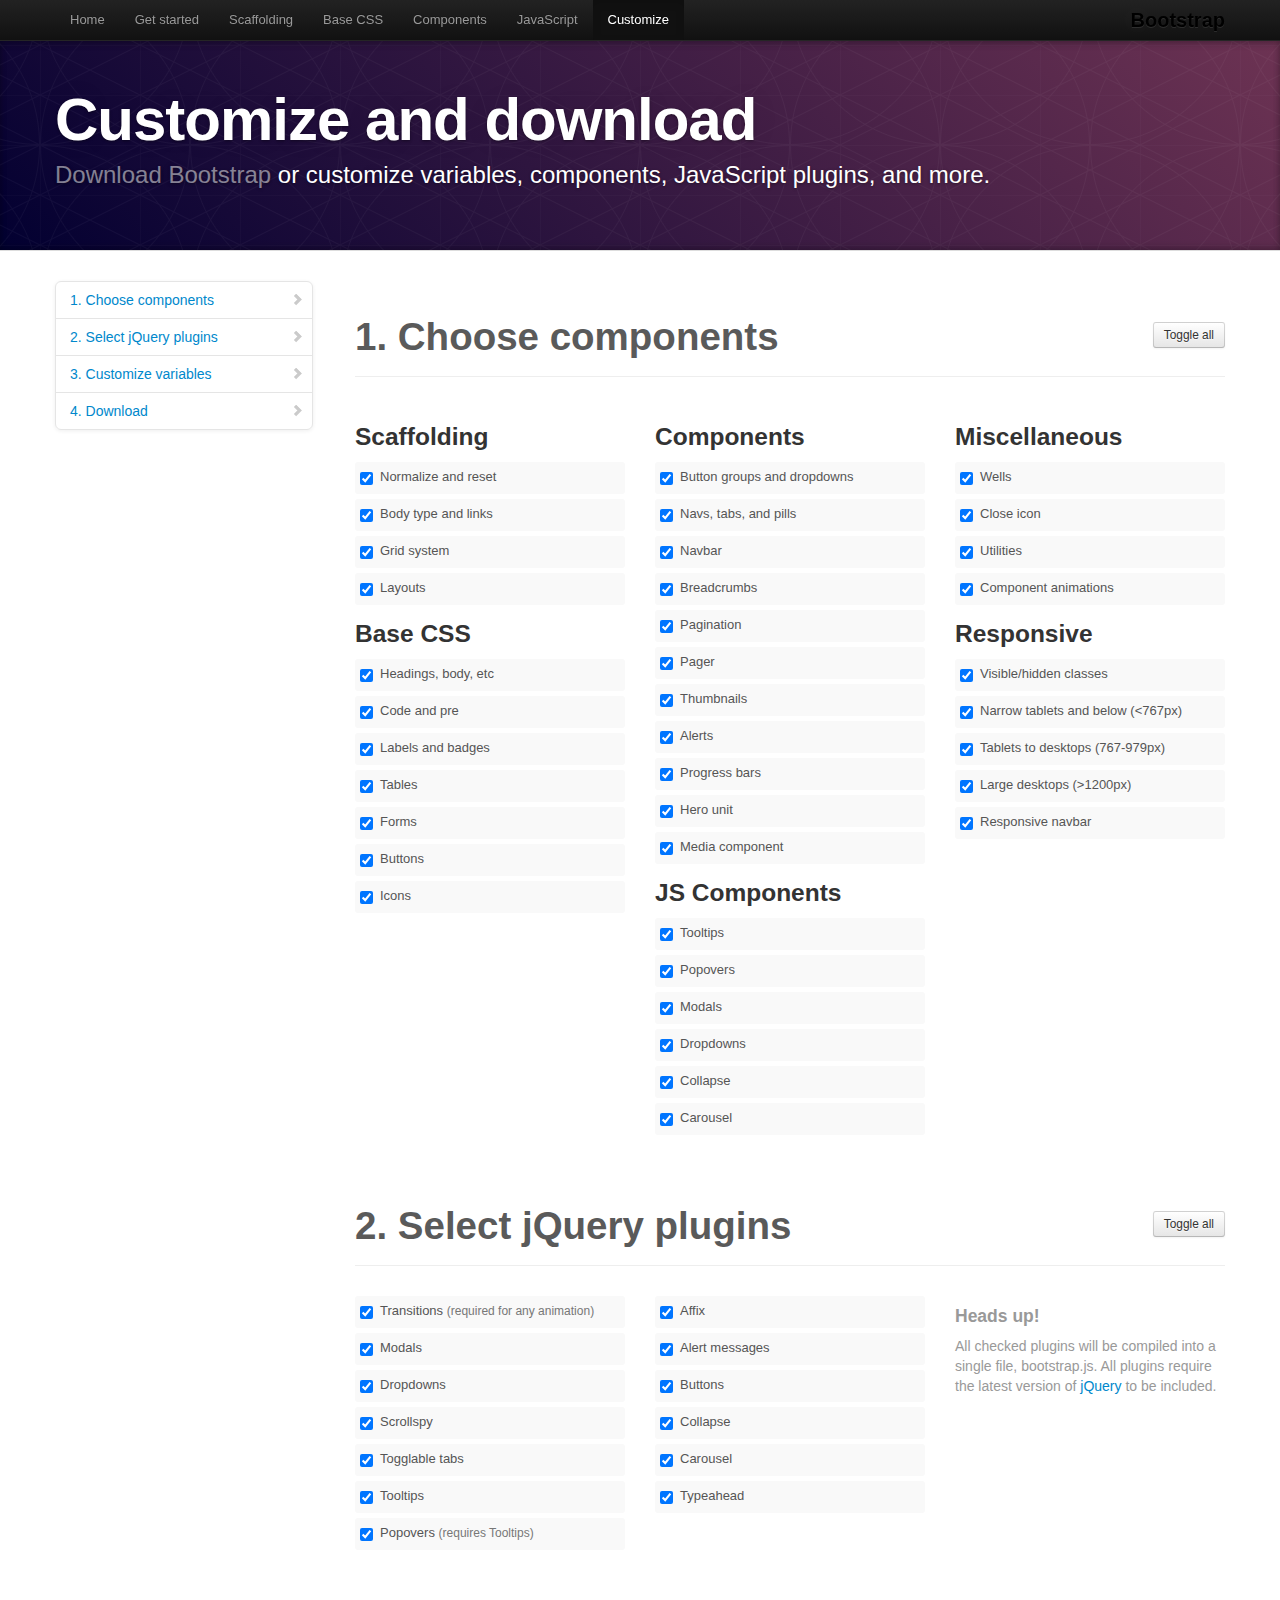
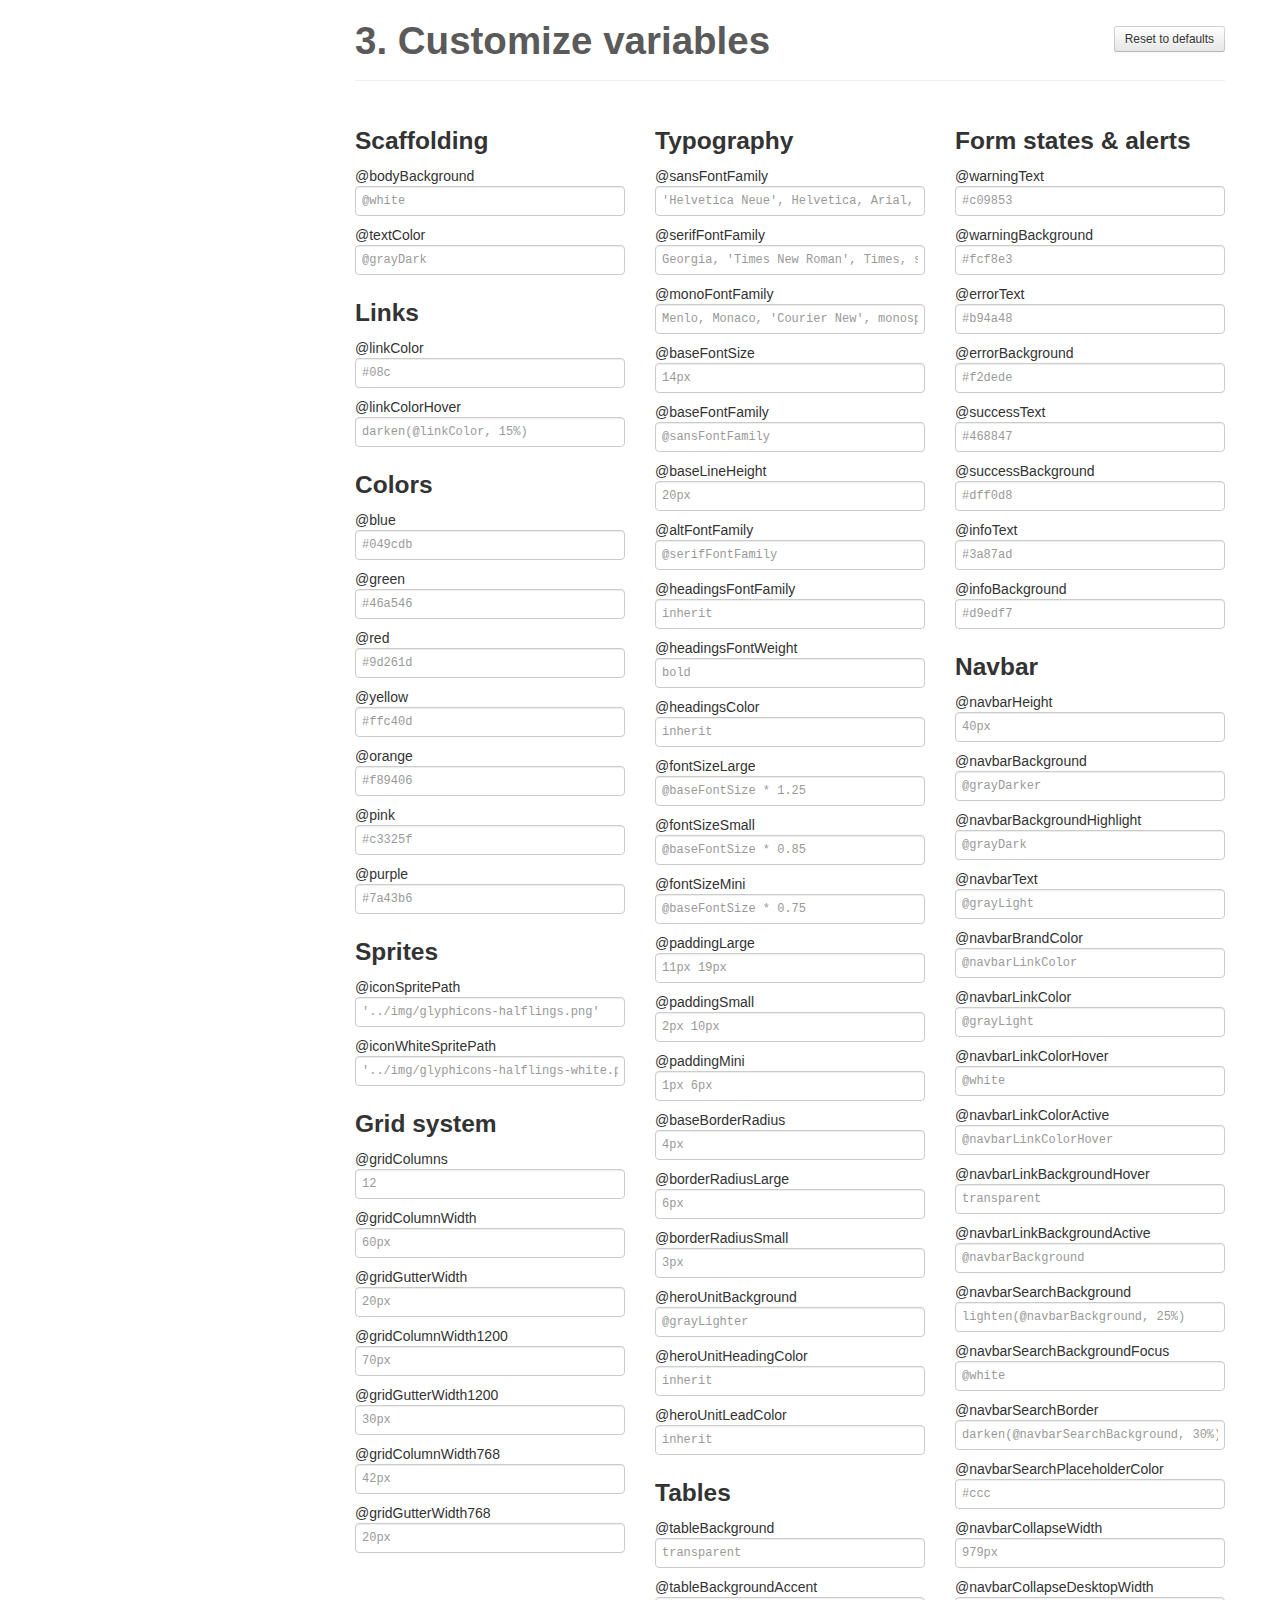
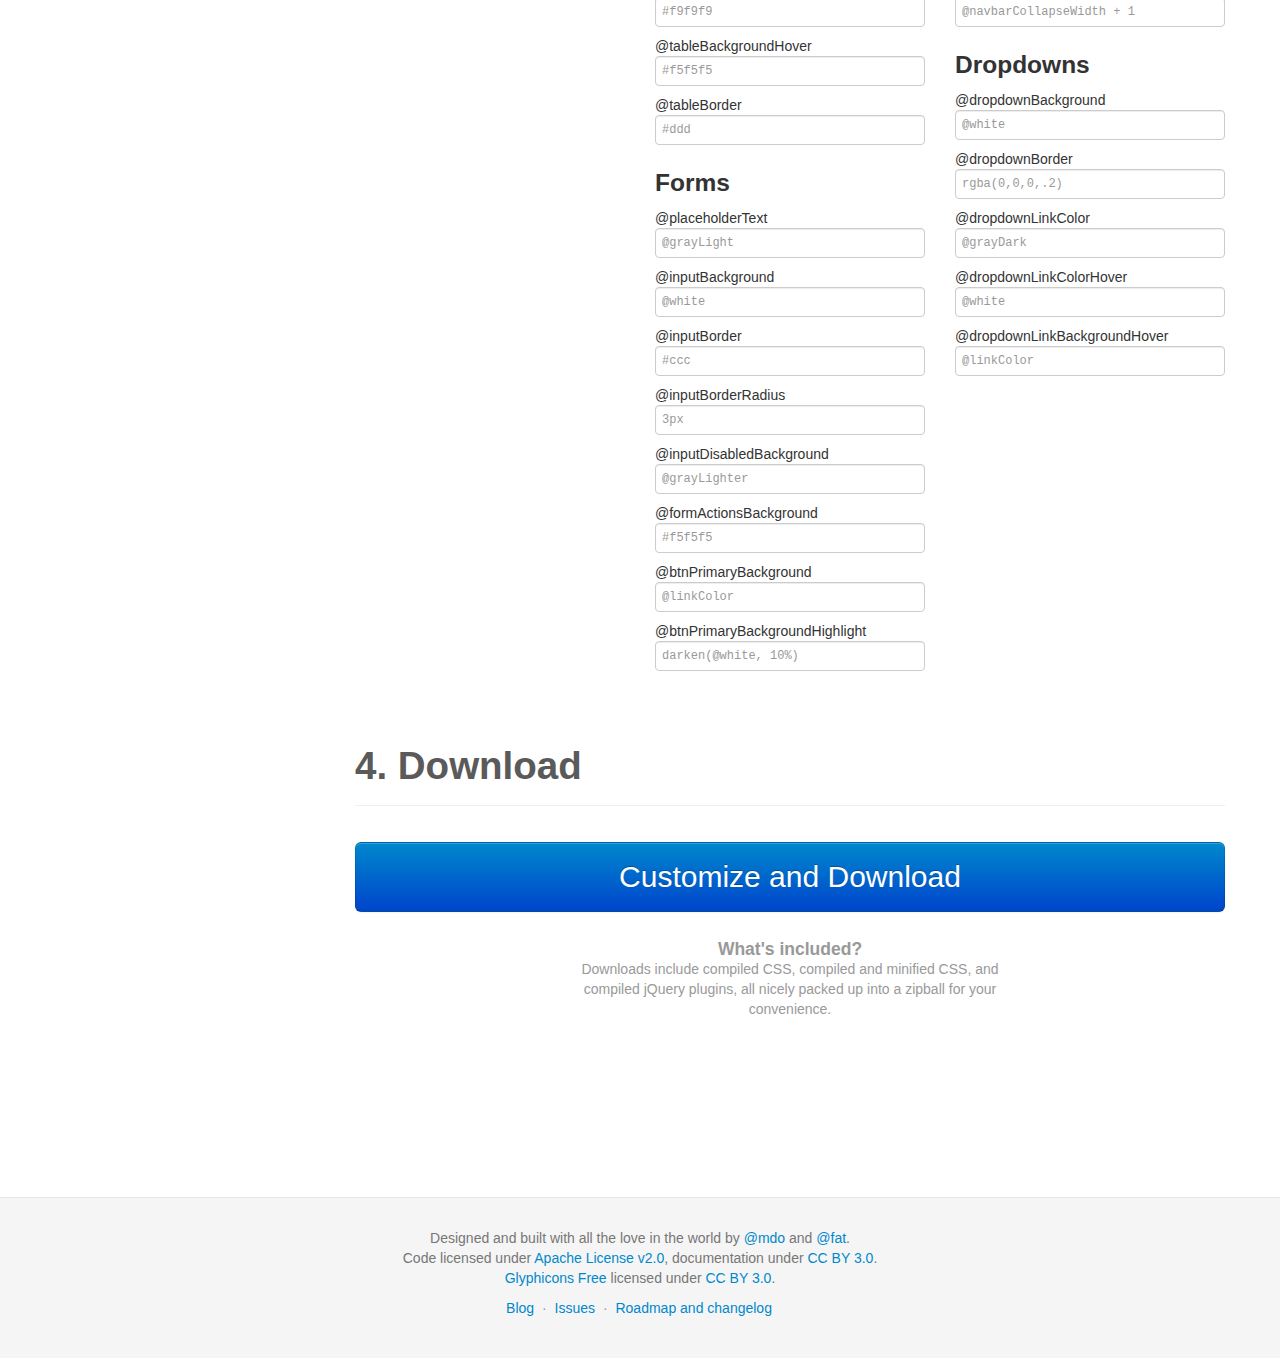
<file: difts2015/twitter-bootstrap-558bc52/docs/customize.html>
<!DOCTYPE html>
<html lang="en">
  <head>
    <meta charset="utf-8">
    <title>Customize · Bootstrap</title>
    <meta name="viewport" content="width=device-width, initial-scale=1.0">
    <meta name="description" content="">
    <meta name="author" content="">

    <!-- Le styles -->
    <link href="assets/css/bootstrap.css" rel="stylesheet">
    <link href="assets/css/bootstrap-responsive.css" rel="stylesheet">
    <link href="assets/css/docs.css" rel="stylesheet">
    <link href="assets/js/google-code-prettify/prettify.css" rel="stylesheet">

    <!-- Le HTML5 shim, for IE6-8 support of HTML5 elements -->
    <!--[if lt IE 9]>
      <script src="http://html5shim.googlecode.com/svn/trunk/html5.js"></script>
    <![endif]-->

    <!-- Le fav and touch icons -->
    <link rel="apple-touch-icon-precomposed" sizes="144x144" href="assets/ico/apple-touch-icon-144-precomposed.png">
    <link rel="apple-touch-icon-precomposed" sizes="114x114" href="assets/ico/apple-touch-icon-114-precomposed.png">
      <link rel="apple-touch-icon-precomposed" sizes="72x72" href="assets/ico/apple-touch-icon-72-precomposed.png">
                    <link rel="apple-touch-icon-precomposed" href="assets/ico/apple-touch-icon-57-precomposed.png">
                                   <link rel="shortcut icon" href="assets/ico/favicon.png">

  </head>

  <body data-spy="scroll" data-target=".bs-docs-sidebar">

    <!-- Navbar
    ================================================== -->
    <div class="navbar navbar-inverse navbar-fixed-top">
      <div class="navbar-inner">
        <div class="container">
          <button type="button" class="btn btn-navbar" data-toggle="collapse" data-target=".nav-collapse">
            <span class="icon-bar"></span>
            <span class="icon-bar"></span>
            <span class="icon-bar"></span>
          </button>
          <a class="brand" href="./index.html">Bootstrap</a>
          <div class="nav-collapse collapse">
            <ul class="nav">
              <li class="">
                <a href="./index.html">Home</a>
              </li>
              <li class="">
                <a href="./getting-started.html">Get started</a>
              </li>
              <li class="">
                <a href="./scaffolding.html">Scaffolding</a>
              </li>
              <li class="">
                <a href="./base-css.html">Base CSS</a>
              </li>
              <li class="">
                <a href="./components.html">Components</a>
              </li>
              <li class="">
                <a href="./javascript.html">JavaScript</a>
              </li>
              <li class="active">
                <a href="./customize.html">Customize</a>
              </li>
            </ul>
          </div>
        </div>
      </div>
    </div>

<!-- Masthead
================================================== -->
<header class="jumbotron subhead" id="overview">
  <div class="container">
    <h1>Customize and download</h1>
    <p class="lead"><a href="https://github.com/twitter/bootstrap/zipball/master">Download Bootstrap</a> or customize variables, components, JavaScript plugins, and more.</p>
  </div>
</header>


  <div class="container">

    <!-- Docs nav
    ================================================== -->
    <div class="row">
      <div class="span3 bs-docs-sidebar">
        <ul class="nav nav-list bs-docs-sidenav">
          <li><a href="#components"><i class="icon-chevron-right"></i> 1. Choose components</a></li>
          <li><a href="#plugins"><i class="icon-chevron-right"></i> 2. Select jQuery plugins</a></li>
          <li><a href="#variables"><i class="icon-chevron-right"></i> 3. Customize variables</a></li>
          <li><a href="#download"><i class="icon-chevron-right"></i> 4. Download</a></li>
        </ul>
      </div>
      <div class="span9">


        <!-- Customize form
        ================================================== -->
        <form>
          <section class="download" id="components">
            <div class="page-header">
              <a class="btn btn-small pull-right toggle-all" href="#">Toggle all</a>
              <h1>
                1. Choose components
              </h1>
            </div>
            <div class="row download-builder">
              <div class="span3">
                <h3>Scaffolding</h3>
                <label class="checkbox"><input checked="checked" type="checkbox" value="reset.less"> Normalize and reset</label>
                <label class="checkbox"><input checked="checked" type="checkbox" value="scaffolding.less"> Body type and links</label>
                <label class="checkbox"><input checked="checked" type="checkbox" value="grid.less"> Grid system</label>
                <label class="checkbox"><input checked="checked" type="checkbox" value="layouts.less"> Layouts</label>
                <h3>Base CSS</h3>
                <label class="checkbox"><input checked="checked" type="checkbox" value="type.less"> Headings, body, etc</label>
                <label class="checkbox"><input checked="checked" type="checkbox" value="code.less"> Code and pre</label>
                <label class="checkbox"><input checked="checked" type="checkbox" value="labels-badges.less"> Labels and badges</label>
                <label class="checkbox"><input checked="checked" type="checkbox" value="tables.less"> Tables</label>
                <label class="checkbox"><input checked="checked" type="checkbox" value="forms.less"> Forms</label>
                <label class="checkbox"><input checked="checked" type="checkbox" value="buttons.less"> Buttons</label>
                <label class="checkbox"><input checked="checked" type="checkbox" value="sprites.less"> Icons</label>
              </div><!-- /span -->
              <div class="span3">
                <h3>Components</h3>
                <label class="checkbox"><input checked="checked" type="checkbox" value="button-groups.less"> Button groups and dropdowns</label>
                <label class="checkbox"><input checked="checked" type="checkbox" value="navs.less"> Navs, tabs, and pills</label>
                <label class="checkbox"><input checked="checked" type="checkbox" value="navbar.less"> Navbar</label>
                <label class="checkbox"><input checked="checked" type="checkbox" value="breadcrumbs.less"> Breadcrumbs</label>
                <label class="checkbox"><input checked="checked" type="checkbox" value="pagination.less"> Pagination</label>
                <label class="checkbox"><input checked="checked" type="checkbox" value="pager.less"> Pager</label>
                <label class="checkbox"><input checked="checked" type="checkbox" value="thumbnails.less"> Thumbnails</label>
                <label class="checkbox"><input checked="checked" type="checkbox" value="alerts.less"> Alerts</label>
                <label class="checkbox"><input checked="checked" type="checkbox" value="progress-bars.less"> Progress bars</label>
                <label class="checkbox"><input checked="checked" type="checkbox" value="hero-unit.less"> Hero unit</label>
                <label class="checkbox"><input checked="checked" type="checkbox" value="media.less"> Media component</label>
                <h3>JS Components</h3>
                <label class="checkbox"><input checked="checked" type="checkbox" value="tooltip.less"> Tooltips</label>
                <label class="checkbox"><input checked="checked" type="checkbox" value="popovers.less"> Popovers</label>
                <label class="checkbox"><input checked="checked" type="checkbox" value="modals.less"> Modals</label>
                <label class="checkbox"><input checked="checked" type="checkbox" value="dropdowns.less"> Dropdowns</label>
                <label class="checkbox"><input checked="checked" type="checkbox" value="accordion.less"> Collapse</label>
                <label class="checkbox"><input checked="checked" type="checkbox" value="carousel.less"> Carousel</label>
              </div><!-- /span -->
              <div class="span3">
                <h3>Miscellaneous</h3>
                <label class="checkbox"><input checked="checked" type="checkbox" value="wells.less"> Wells</label>
                <label class="checkbox"><input checked="checked" type="checkbox" value="close.less"> Close icon</label>
                <label class="checkbox"><input checked="checked" type="checkbox" value="utilities.less"> Utilities</label>
                <label class="checkbox"><input checked="checked" type="checkbox" value="component-animations.less"> Component animations</label>
                <h3>Responsive</h3>
                <label class="checkbox"><input checked="checked" type="checkbox" value="responsive-utilities.less"> Visible/hidden classes</label>
                <label class="checkbox"><input checked="checked" type="checkbox" value="responsive-767px-max.less"> Narrow tablets and below (<767px)</label>
                <label class="checkbox"><input checked="checked" type="checkbox" value="responsive-768px-979px.less"> Tablets to desktops (767-979px)</label>
                <label class="checkbox"><input checked="checked" type="checkbox" value="responsive-1200px-min.less"> Large desktops (>1200px)</label>
                <label class="checkbox"><input checked="checked" type="checkbox" value="responsive-navbar.less"> Responsive navbar</label>
              </div><!-- /span -->
            </div><!-- /row -->
          </section>

          <section class="download" id="plugins">
            <div class="page-header">
              <a class="btn btn-small pull-right toggle-all" href="#">Toggle all</a>
              <h1>
                2. Select jQuery plugins
              </h1>
            </div>
            <div class="row download-builder">
              <div class="span3">
                <label class="checkbox">
                  <input type="checkbox" checked="true" value="bootstrap-transition.js">
                  Transitions <small>(required for any animation)</small>
                </label>
                <label class="checkbox">
                  <input type="checkbox" checked="true" value="bootstrap-modal.js">
                  Modals
                </label>
                <label class="checkbox">
                  <input type="checkbox" checked="true" value="bootstrap-dropdown.js">
                  Dropdowns
                </label>
                <label class="checkbox">
                  <input type="checkbox" checked="true" value="bootstrap-scrollspy.js">
                  Scrollspy
                </label>
                <label class="checkbox">
                  <input type="checkbox" checked="true" value="bootstrap-tab.js">
                  Togglable tabs
                </label>
                <label class="checkbox">
                  <input type="checkbox" checked="true" value="bootstrap-tooltip.js">
                  Tooltips
                </label>
                <label class="checkbox">
                  <input type="checkbox" checked="true" value="bootstrap-popover.js">
                  Popovers <small>(requires Tooltips)</small>
                </label>
              </div><!-- /span -->
              <div class="span3">
                <label class="checkbox">
                  <input type="checkbox" checked="true" value="bootstrap-affix.js">
                  Affix
                </label>
                <label class="checkbox">
                  <input type="checkbox" checked="true" value="bootstrap-alert.js">
                  Alert messages
                </label>
                <label class="checkbox">
                  <input type="checkbox" checked="true" value="bootstrap-button.js">
                  Buttons
                </label>
                <label class="checkbox">
                  <input type="checkbox" checked="true" value="bootstrap-collapse.js">
                  Collapse
                </label>
                <label class="checkbox">
                  <input type="checkbox" checked="true" value="bootstrap-carousel.js">
                  Carousel
                </label>
                <label class="checkbox">
                  <input type="checkbox" checked="true" value="bootstrap-typeahead.js">
                  Typeahead
                </label>
              </div><!-- /span -->
              <div class="span3">
                <h4 class="muted">Heads up!</h4>
                <p class="muted">All checked plugins will be compiled into a single file, bootstrap.js. All plugins require the latest version of <a href="http://jquery.com/" target="_blank">jQuery</a> to be included.</p>
              </div><!-- /span -->
            </div><!-- /row -->
          </section>


          <section class="download" id="variables">
            <div class="page-header">
              <a class="btn btn-small pull-right toggle-all" href="#">Reset to defaults</a>
              <h1>
                3. Customize variables
              </h1>
            </div>
            <div class="row download-builder">
              <div class="span3">
                <h3>Scaffolding</h3>
                <label>@bodyBackground</label>
                <input type="text" class="span3" placeholder="@white">
                <label>@textColor</label>
                <input type="text" class="span3" placeholder="@grayDark">

                <h3>Links</h3>
                <label>@linkColor</label>
                <input type="text" class="span3" placeholder="#08c">
                <label>@linkColorHover</label>
                <input type="text" class="span3" placeholder="darken(@linkColor, 15%)">
                <h3>Colors</h3>
                <label>@blue</label>
                <input type="text" class="span3" placeholder="#049cdb">
                <label>@green</label>
                <input type="text" class="span3" placeholder="#46a546">
                <label>@red</label>
                <input type="text" class="span3" placeholder="#9d261d">
                <label>@yellow</label>
                <input type="text" class="span3" placeholder="#ffc40d">
                <label>@orange</label>
                <input type="text" class="span3" placeholder="#f89406">
                <label>@pink</label>
                <input type="text" class="span3" placeholder="#c3325f">
                <label>@purple</label>
                <input type="text" class="span3" placeholder="#7a43b6">

                <h3>Sprites</h3>
                <label>@iconSpritePath</label>
                <input type="text" class="span3" placeholder="'../img/glyphicons-halflings.png'">
                <label>@iconWhiteSpritePath</label>
                <input type="text" class="span3" placeholder="'../img/glyphicons-halflings-white.png'">

                <h3>Grid system</h3>
                <label>@gridColumns</label>
                <input type="text" class="span3" placeholder="12">
                <label>@gridColumnWidth</label>
                <input type="text" class="span3" placeholder="60px">
                <label>@gridGutterWidth</label>
                <input type="text" class="span3" placeholder="20px">
                <label>@gridColumnWidth1200</label>
                <input type="text" class="span3" placeholder="70px">
                <label>@gridGutterWidth1200</label>
                <input type="text" class="span3" placeholder="30px">
                <label>@gridColumnWidth768</label>
                <input type="text" class="span3" placeholder="42px">
                <label>@gridGutterWidth768</label>
                <input type="text" class="span3" placeholder="20px">

              </div><!-- /span -->
              <div class="span3">

                <h3>Typography</h3>
                <label>@sansFontFamily</label>
                <input type="text" class="span3" placeholder="'Helvetica Neue', Helvetica, Arial, sans-serif">
                <label>@serifFontFamily</label>
                <input type="text" class="span3" placeholder="Georgia, 'Times New Roman', Times, serif">
                <label>@monoFontFamily</label>
                <input type="text" class="span3" placeholder="Menlo, Monaco, 'Courier New', monospace">

                <label>@baseFontSize</label>
                <input type="text" class="span3" placeholder="14px">
                <label>@baseFontFamily</label>
                <input type="text" class="span3" placeholder="@sansFontFamily">
                <label>@baseLineHeight</label>
                <input type="text" class="span3" placeholder="20px">

                <label>@altFontFamily</label>
                <input type="text" class="span3" placeholder="@serifFontFamily">
                <label>@headingsFontFamily</label>
                <input type="text" class="span3" placeholder="inherit">
                <label>@headingsFontWeight</label>
                <input type="text" class="span3" placeholder="bold">
                <label>@headingsColor</label>
                <input type="text" class="span3" placeholder="inherit">

                <label>@fontSizeLarge</label>
                <input type="text" class="span3" placeholder="@baseFontSize * 1.25">
                <label>@fontSizeSmall</label>
                <input type="text" class="span3" placeholder="@baseFontSize * 0.85">
                <label>@fontSizeMini</label>
                <input type="text" class="span3" placeholder="@baseFontSize * 0.75">

                <label>@paddingLarge</label>
                <input type="text" class="span3" placeholder="11px 19px">
                <label>@paddingSmall</label>
                <input type="text" class="span3" placeholder="2px 10px">
                <label>@paddingMini</label>
                <input type="text" class="span3" placeholder="1px 6px">

                <label>@baseBorderRadius</label>
                <input type="text" class="span3" placeholder="4px">
                <label>@borderRadiusLarge</label>
                <input type="text" class="span3" placeholder="6px">
                <label>@borderRadiusSmall</label>
                <input type="text" class="span3" placeholder="3px">

                <label>@heroUnitBackground</label>
                <input type="text" class="span3" placeholder="@grayLighter">
                <label>@heroUnitHeadingColor</label>
                <input type="text" class="span3" placeholder="inherit">
                <label>@heroUnitLeadColor</label>
                <input type="text" class="span3" placeholder="inherit">

                <h3>Tables</h3>
                <label>@tableBackground</label>
                <input type="text" class="span3" placeholder="transparent">
                <label>@tableBackgroundAccent</label>
                <input type="text" class="span3" placeholder="#f9f9f9">
                <label>@tableBackgroundHover</label>
                <input type="text" class="span3" placeholder="#f5f5f5">
                <label>@tableBorder</label>
                <input type="text" class="span3" placeholder="#ddd">

                <h3>Forms</h3>
                <label>@placeholderText</label>
                <input type="text" class="span3" placeholder="@grayLight">
                <label>@inputBackground</label>
                <input type="text" class="span3" placeholder="@white">
                <label>@inputBorder</label>
                <input type="text" class="span3" placeholder="#ccc">
                <label>@inputBorderRadius</label>
                <input type="text" class="span3" placeholder="3px">
                <label>@inputDisabledBackground</label>
                <input type="text" class="span3" placeholder="@grayLighter">
                <label>@formActionsBackground</label>
                <input type="text" class="span3" placeholder="#f5f5f5">
                <label>@btnPrimaryBackground</label>
                <input type="text" class="span3" placeholder="@linkColor">
                <label>@btnPrimaryBackgroundHighlight</label>
                <input type="text" class="span3" placeholder="darken(@white, 10%)">

              </div><!-- /span -->
              <div class="span3">

                <h3>Form states &amp; alerts</h3>
                <label>@warningText</label>
                <input type="text" class="span3" placeholder="#c09853">
                <label>@warningBackground</label>
                <input type="text" class="span3" placeholder="#fcf8e3">
                <label>@errorText</label>
                <input type="text" class="span3" placeholder="#b94a48">
                <label>@errorBackground</label>
                <input type="text" class="span3" placeholder="#f2dede">
                <label>@successText</label>
                <input type="text" class="span3" placeholder="#468847">
                <label>@successBackground</label>
                <input type="text" class="span3" placeholder="#dff0d8">
                <label>@infoText</label>
                <input type="text" class="span3" placeholder="#3a87ad">
                <label>@infoBackground</label>
                <input type="text" class="span3" placeholder="#d9edf7">

                <h3>Navbar</h3>
                <label>@navbarHeight</label>
                <input type="text" class="span3" placeholder="40px">
                <label>@navbarBackground</label>
                <input type="text" class="span3" placeholder="@grayDarker">
                <label>@navbarBackgroundHighlight</label>
                <input type="text" class="span3" placeholder="@grayDark">
                <label>@navbarText</label>
                <input type="text" class="span3" placeholder="@grayLight">
                <label>@navbarBrandColor</label>
                <input type="text" class="span3" placeholder="@navbarLinkColor">
                <label>@navbarLinkColor</label>
                <input type="text" class="span3" placeholder="@grayLight">
                <label>@navbarLinkColorHover</label>
                <input type="text" class="span3" placeholder="@white">
                <label>@navbarLinkColorActive</label>
                <input type="text" class="span3" placeholder="@navbarLinkColorHover">
                <label>@navbarLinkBackgroundHover</label>
                <input type="text" class="span3" placeholder="transparent">
                <label>@navbarLinkBackgroundActive</label>
                <input type="text" class="span3" placeholder="@navbarBackground">
                <label>@navbarSearchBackground</label>
                <input type="text" class="span3" placeholder="lighten(@navbarBackground, 25%)">
                <label>@navbarSearchBackgroundFocus</label>
                <input type="text" class="span3" placeholder="@white">
                <label>@navbarSearchBorder</label>
                <input type="text" class="span3" placeholder="darken(@navbarSearchBackground, 30%)">
                <label>@navbarSearchPlaceholderColor</label>
                <input type="text" class="span3" placeholder="#ccc">

                <label>@navbarCollapseWidth</label>
                <input type="text" class="span3" placeholder="979px">
                <label>@navbarCollapseDesktopWidth</label>
                <input type="text" class="span3" placeholder="@navbarCollapseWidth + 1">

                <h3>Dropdowns</h3>
                <label>@dropdownBackground</label>
                <input type="text" class="span3" placeholder="@white">
                <label>@dropdownBorder</label>
                <input type="text" class="span3" placeholder="rgba(0,0,0,.2)">
                <label>@dropdownLinkColor</label>
                <input type="text" class="span3" placeholder="@grayDark">
                <label>@dropdownLinkColorHover</label>
                <input type="text" class="span3" placeholder="@white">
                <label>@dropdownLinkBackgroundHover</label>
                <input type="text" class="span3" placeholder="@linkColor">
              </div><!-- /span -->
            </div><!-- /row -->
          </section>

          <section class="download" id="download">
            <div class="page-header">
              <h1>
                4. Download
              </h1>
            </div>
            <div class="download-btn">
              <a class="btn btn-primary" href="#" >Customize and Download</a>
              <h4>What's included?</h4>
              <p>Downloads include compiled CSS, compiled and minified CSS, and compiled jQuery plugins, all nicely packed up into a zipball for your convenience.</p>
            </div>
          </section><!-- /download -->
        </form>



      </div>
    </div>

  </div>



    <!-- Footer
    ================================================== -->
    <footer class="footer">
      <div class="container">
        <p>Designed and built with all the love in the world by <a href="http://twitter.com/mdo" target="_blank">@mdo</a> and <a href="http://twitter.com/fat" target="_blank">@fat</a>.</p>
        <p>Code licensed under <a href="http://www.apache.org/licenses/LICENSE-2.0" target="_blank">Apache License v2.0</a>, documentation under <a href="http://creativecommons.org/licenses/by/3.0/">CC BY 3.0</a>.</p>
        <p><a href="http://glyphicons.com">Glyphicons Free</a> licensed under <a href="http://creativecommons.org/licenses/by/3.0/">CC BY 3.0</a>.</p>
        <ul class="footer-links">
          <li><a href="http://blog.getbootstrap.com">Blog</a></li>
          <li class="muted">&middot;</li>
          <li><a href="https://github.com/twitter/bootstrap/issues?state=open">Issues</a></li>
          <li class="muted">&middot;</li>
          <li><a href="https://github.com/twitter/bootstrap/wiki">Roadmap and changelog</a></li>
        </ul>
      </div>
    </footer>



    <!-- Le javascript
    ================================================== -->
    <!-- Placed at the end of the document so the pages load faster -->
    <script type="text/javascript" src="http://platform.twitter.com/widgets.js"></script>
    <script src="assets/js/jquery.js"></script>
    <script src="assets/js/bootstrap-transition.js"></script>
    <script src="assets/js/bootstrap-alert.js"></script>
    <script src="assets/js/bootstrap-modal.js"></script>
    <script src="assets/js/bootstrap-dropdown.js"></script>
    <script src="assets/js/bootstrap-scrollspy.js"></script>
    <script src="assets/js/bootstrap-tab.js"></script>
    <script src="assets/js/bootstrap-tooltip.js"></script>
    <script src="assets/js/bootstrap-popover.js"></script>
    <script src="assets/js/bootstrap-button.js"></script>
    <script src="assets/js/bootstrap-collapse.js"></script>
    <script src="assets/js/bootstrap-carousel.js"></script>
    <script src="assets/js/bootstrap-typeahead.js"></script>
    <script src="assets/js/bootstrap-affix.js"></script>

    <script src="assets/js/holder/holder.js"></script>
    <script src="assets/js/google-code-prettify/prettify.js"></script>

    <script src="assets/js/application.js"></script>



  </body>
</html>
</file>
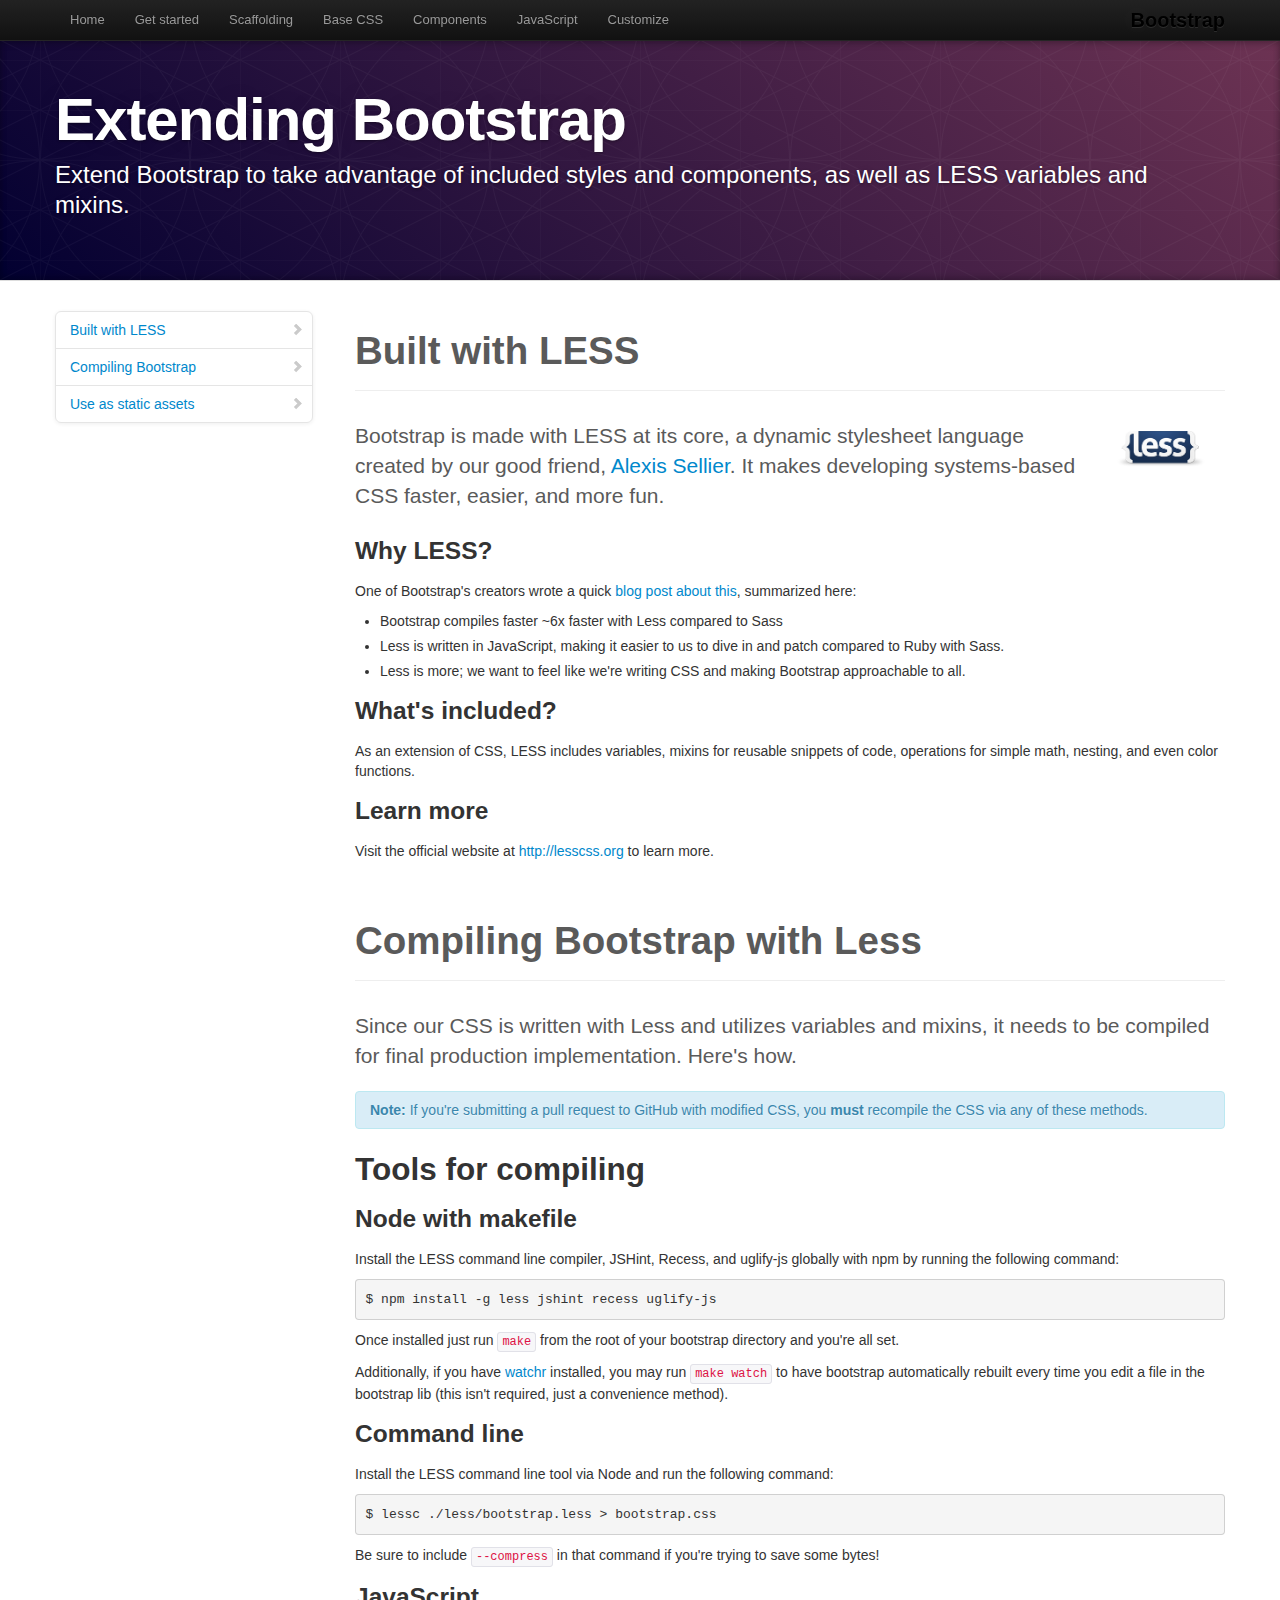
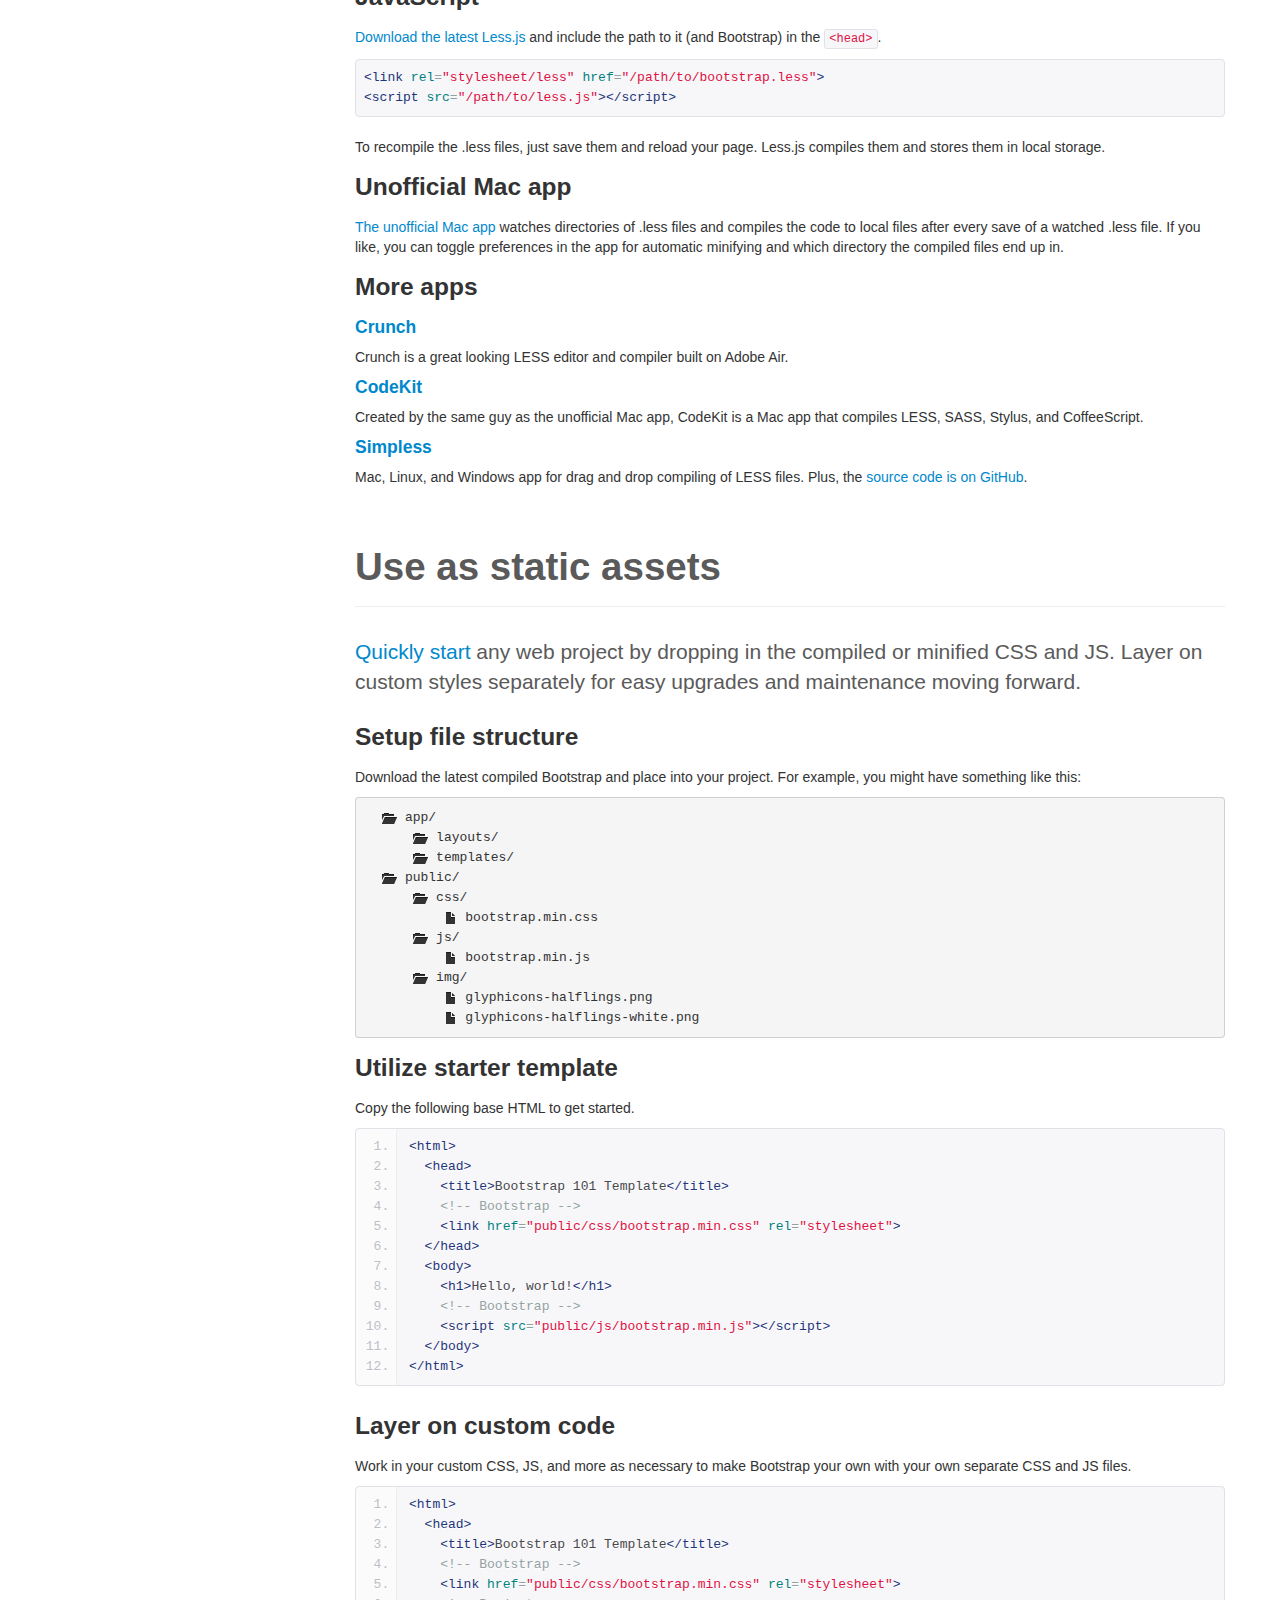
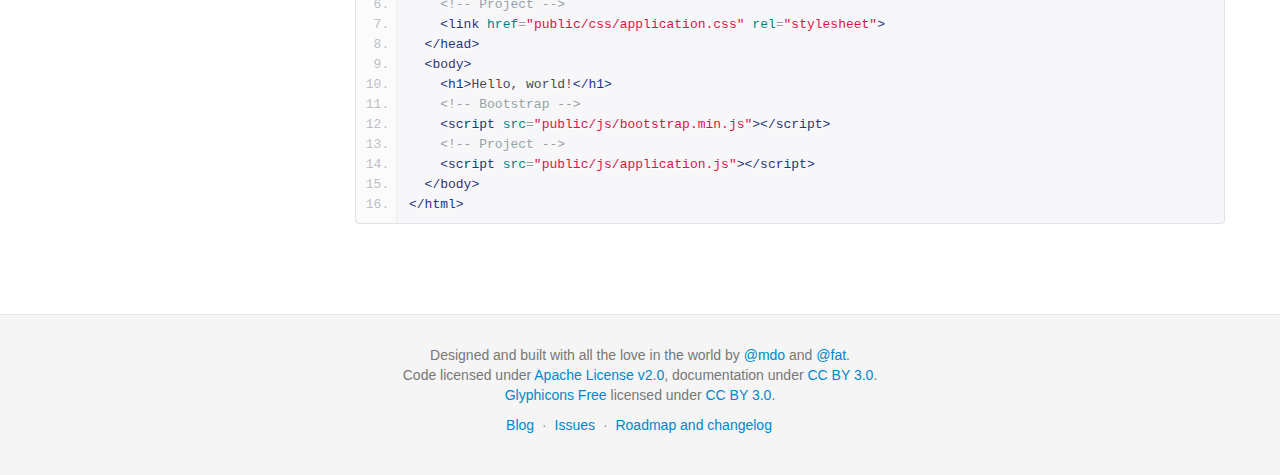
<file: difts2015/twitter-bootstrap-558bc52/docs/extend.html>
<!DOCTYPE html>
<html lang="en">
  <head>
    <meta charset="utf-8">
    <title>Extend · Bootstrap</title>
    <meta name="viewport" content="width=device-width, initial-scale=1.0">
    <meta name="description" content="">
    <meta name="author" content="">

    <!-- Le styles -->
    <link href="assets/css/bootstrap.css" rel="stylesheet">
    <link href="assets/css/bootstrap-responsive.css" rel="stylesheet">
    <link href="assets/css/docs.css" rel="stylesheet">
    <link href="assets/js/google-code-prettify/prettify.css" rel="stylesheet">

    <!-- Le HTML5 shim, for IE6-8 support of HTML5 elements -->
    <!--[if lt IE 9]>
      <script src="http://html5shim.googlecode.com/svn/trunk/html5.js"></script>
    <![endif]-->

    <!-- Le fav and touch icons -->
    <link rel="apple-touch-icon-precomposed" sizes="144x144" href="assets/ico/apple-touch-icon-144-precomposed.png">
    <link rel="apple-touch-icon-precomposed" sizes="114x114" href="assets/ico/apple-touch-icon-114-precomposed.png">
      <link rel="apple-touch-icon-precomposed" sizes="72x72" href="assets/ico/apple-touch-icon-72-precomposed.png">
                    <link rel="apple-touch-icon-precomposed" href="assets/ico/apple-touch-icon-57-precomposed.png">
                                   <link rel="shortcut icon" href="assets/ico/favicon.png">

  </head>

  <body data-spy="scroll" data-target=".bs-docs-sidebar">

    <!-- Navbar
    ================================================== -->
    <div class="navbar navbar-inverse navbar-fixed-top">
      <div class="navbar-inner">
        <div class="container">
          <button type="button" class="btn btn-navbar" data-toggle="collapse" data-target=".nav-collapse">
            <span class="icon-bar"></span>
            <span class="icon-bar"></span>
            <span class="icon-bar"></span>
          </button>
          <a class="brand" href="./index.html">Bootstrap</a>
          <div class="nav-collapse collapse">
            <ul class="nav">
              <li class="">
                <a href="./index.html">Home</a>
              </li>
              <li class="">
                <a href="./getting-started.html">Get started</a>
              </li>
              <li class="">
                <a href="./scaffolding.html">Scaffolding</a>
              </li>
              <li class="">
                <a href="./base-css.html">Base CSS</a>
              </li>
              <li class="">
                <a href="./components.html">Components</a>
              </li>
              <li class="">
                <a href="./javascript.html">JavaScript</a>
              </li>
              <li class="">
                <a href="./customize.html">Customize</a>
              </li>
            </ul>
          </div>
        </div>
      </div>
    </div>

<!-- Subhead
================================================== -->
<header class="jumbotron subhead" id="overview">
  <div class="container">
    <h1>Extending Bootstrap</h1>
    <p class="lead">Extend Bootstrap to take advantage of included styles and components, as well as LESS variables and mixins.</p>
  <div>
</header>

  <div class="container">

    <!-- Docs nav
    ================================================== -->
    <div class="row">
      <div class="span3 bs-docs-sidebar">
        <ul class="nav nav-list bs-docs-sidenav">
          <li><a href="#built-with-less"><i class="icon-chevron-right"></i> Built with LESS</a></li>
          <li><a href="#compiling"><i class="icon-chevron-right"></i> Compiling Bootstrap</a></li>
          <li><a href="#static-assets"><i class="icon-chevron-right"></i> Use as static assets</a></li>
        </ul>
      </div>
      <div class="span9">



        <!-- BUILT WITH LESS
        ================================================== -->
        <section id="built-with-less">
          <div class="page-header">
            <h1>Built with LESS</h1>
          </div>

          <img style="float: right; height: 36px; margin: 10px 20px 20px" src="assets/img/less-logo-large.png" alt="LESS CSS">
          <p class="lead">Bootstrap is made with LESS at its core, a dynamic stylesheet language created by our good friend, <a href="http://cloudhead.io">Alexis Sellier</a>. It makes developing systems-based CSS faster, easier, and more fun.</p>

          <h3>Why LESS?</h3>
          <p>One of Bootstrap's creators wrote a quick <a href="http://www.wordsbyf.at/2012/03/08/why-less/">blog post about this</a>, summarized here:</p>
          <ul>
            <li>Bootstrap compiles faster ~6x faster with Less compared to Sass</li>
            <li>Less is written in JavaScript, making it easier to us to dive in and patch compared to Ruby with Sass.</li>
            <li>Less is more; we want to feel like we're writing CSS and making Bootstrap approachable to all.</li>
          </ul>

          <h3>What's included?</h3>
          <p>As an extension of CSS, LESS includes variables, mixins for reusable snippets of code, operations for simple math, nesting, and even color functions.</p>

          <h3>Learn more</h3>
          <p>Visit the official website at <a href="http://lesscss.org">http://lesscss.org</a> to learn more.</p>
        </section>



        <!-- COMPILING LESS AND BOOTSTRAP
        ================================================== -->
        <section id="compiling">
          <div class="page-header">
            <h1>Compiling Bootstrap with Less</h1>
          </div>

          <p class="lead">Since our CSS is written with Less and utilizes variables and mixins, it needs to be compiled for final production implementation. Here's how.</p>

          <div class="alert alert-info">
            <strong>Note:</strong> If you're submitting a pull request to GitHub with modified CSS, you <strong>must</strong> recompile the CSS via any of these methods.
          </div>

          <h2>Tools for compiling</h2>

          <h3>Node with makefile</h3>
          <p>Install the LESS command line compiler, JSHint, Recess, and uglify-js globally with npm by running the following command:</p>
          <pre>$ npm install -g less jshint recess uglify-js</pre>
          <p>Once installed just run <code>make</code> from the root of your bootstrap directory and you're all set.</p>
          <p>Additionally, if you have <a href="https://github.com/mynyml/watchr">watchr</a> installed, you may run <code>make watch</code> to have bootstrap automatically rebuilt every time you edit a file in the bootstrap lib (this isn't required, just a convenience method).</p>

          <h3>Command line</h3>
          <p>Install the LESS command line tool via Node and run the following command:</p>
          <pre>$ lessc ./less/bootstrap.less > bootstrap.css</pre>
          <p>Be sure to include <code>--compress</code> in that command if you're trying to save some bytes!</p>

          <h3>JavaScript</h3>
          <p><a href="http://lesscss.org/">Download the latest Less.js</a> and include the path to it (and Bootstrap) in the <code>&lt;head&gt;</code>.</p>
<pre class="prettyprint">
&lt;link rel="stylesheet/less" href="/path/to/bootstrap.less"&gt;
&lt;script src="/path/to/less.js"&gt;&lt;/script&gt;
</pre>
          <p>To recompile the .less files, just save them and reload your page. Less.js compiles them and stores them in local storage.</p>

          <h3>Unofficial Mac app</h3>
          <p><a href="http://incident57.com/less/">The unofficial Mac app</a> watches directories of .less files and compiles the code to local files after every save of a watched .less file. If you like, you can toggle preferences in the app for automatic minifying and which directory the compiled files end up in.</p>

          <h3>More apps</h3>
          <h4><a href="http://crunchapp.net/" target="_blank">Crunch</a></h4>
          <p>Crunch is a great looking LESS editor and compiler built on Adobe Air.</p>
          <h4><a href="http://incident57.com/codekit/" target="_blank">CodeKit</a></h4>
          <p>Created by the same guy as the unofficial Mac app, CodeKit is a Mac app that compiles LESS, SASS, Stylus, and CoffeeScript.</p>
          <h4><a href="http://wearekiss.com/simpless" target="_blank">Simpless</a></h4>
          <p>Mac, Linux, and Windows app for drag and drop compiling of LESS files. Plus, the <a href="https://github.com/Paratron/SimpLESS" target="_blank">source code is on GitHub</a>.</p>

        </section>



        <!-- Static assets
        ================================================== -->
        <section id="static-assets">
          <div class="page-header">
            <h1>Use as static assets</h1>
          </div>
          <p class="lead"><a href="./getting-started.html">Quickly start</a> any web project by dropping in the compiled or minified CSS and JS. Layer on custom styles separately for easy upgrades and maintenance moving forward.</p>

          <h3>Setup file structure</h3>
          <p>Download the latest compiled Bootstrap and place into your project. For example, you might have something like this:</p>
<pre>
  <span class="icon-folder-open"></span> app/
      <span class="icon-folder-open"></span> layouts/
      <span class="icon-folder-open"></span> templates/
  <span class="icon-folder-open"></span> public/
      <span class="icon-folder-open"></span> css/
          <span class="icon-file"></span> bootstrap.min.css
      <span class="icon-folder-open"></span> js/
          <span class="icon-file"></span> bootstrap.min.js
      <span class="icon-folder-open"></span> img/
          <span class="icon-file"></span> glyphicons-halflings.png
          <span class="icon-file"></span> glyphicons-halflings-white.png
</pre>

          <h3>Utilize starter template</h3>
          <p>Copy the following base HTML to get started.</p>
<pre class="prettyprint linenums">
&lt;html&gt;
  &lt;head&gt;
    &lt;title&gt;Bootstrap 101 Template&lt;/title&gt;
    &lt;!-- Bootstrap --&gt;
    &lt;link href="public/css/bootstrap.min.css" rel="stylesheet"&gt;
  &lt;/head&gt;
  &lt;body&gt;
    &lt;h1&gt;Hello, world!&lt;/h1&gt;
    &lt;!-- Bootstrap --&gt;
    &lt;script src="public/js/bootstrap.min.js"&gt;&lt;/script&gt;
  &lt;/body&gt;
&lt;/html&gt;
</pre>

          <h3>Layer on custom code</h3>
          <p>Work in your custom CSS, JS, and more as necessary to make Bootstrap your own with your own separate CSS and JS files.</p>
<pre class="prettyprint linenums">
&lt;html&gt;
  &lt;head&gt;
    &lt;title&gt;Bootstrap 101 Template&lt;/title&gt;
    &lt;!-- Bootstrap --&gt;
    &lt;link href="public/css/bootstrap.min.css" rel="stylesheet"&gt;
    &lt;!-- Project --&gt;
    &lt;link href="public/css/application.css" rel="stylesheet"&gt;
  &lt;/head&gt;
  &lt;body&gt;
    &lt;h1&gt;Hello, world!&lt;/h1&gt;
    &lt;!-- Bootstrap --&gt;
    &lt;script src="public/js/bootstrap.min.js"&gt;&lt;/script&gt;
    &lt;!-- Project --&gt;
    &lt;script src="public/js/application.js"&gt;&lt;/script&gt;
  &lt;/body&gt;
&lt;/html&gt;
</pre>

        </section>

      </div>
    </div>

  </div>



    <!-- Footer
    ================================================== -->
    <footer class="footer">
      <div class="container">
        <p>Designed and built with all the love in the world by <a href="http://twitter.com/mdo" target="_blank">@mdo</a> and <a href="http://twitter.com/fat" target="_blank">@fat</a>.</p>
        <p>Code licensed under <a href="http://www.apache.org/licenses/LICENSE-2.0" target="_blank">Apache License v2.0</a>, documentation under <a href="http://creativecommons.org/licenses/by/3.0/">CC BY 3.0</a>.</p>
        <p><a href="http://glyphicons.com">Glyphicons Free</a> licensed under <a href="http://creativecommons.org/licenses/by/3.0/">CC BY 3.0</a>.</p>
        <ul class="footer-links">
          <li><a href="http://blog.getbootstrap.com">Blog</a></li>
          <li class="muted">&middot;</li>
          <li><a href="https://github.com/twitter/bootstrap/issues?state=open">Issues</a></li>
          <li class="muted">&middot;</li>
          <li><a href="https://github.com/twitter/bootstrap/wiki">Roadmap and changelog</a></li>
        </ul>
      </div>
    </footer>



    <!-- Le javascript
    ================================================== -->
    <!-- Placed at the end of the document so the pages load faster -->
    <script type="text/javascript" src="http://platform.twitter.com/widgets.js"></script>
    <script src="assets/js/jquery.js"></script>
    <script src="assets/js/bootstrap-transition.js"></script>
    <script src="assets/js/bootstrap-alert.js"></script>
    <script src="assets/js/bootstrap-modal.js"></script>
    <script src="assets/js/bootstrap-dropdown.js"></script>
    <script src="assets/js/bootstrap-scrollspy.js"></script>
    <script src="assets/js/bootstrap-tab.js"></script>
    <script src="assets/js/bootstrap-tooltip.js"></script>
    <script src="assets/js/bootstrap-popover.js"></script>
    <script src="assets/js/bootstrap-button.js"></script>
    <script src="assets/js/bootstrap-collapse.js"></script>
    <script src="assets/js/bootstrap-carousel.js"></script>
    <script src="assets/js/bootstrap-typeahead.js"></script>
    <script src="assets/js/bootstrap-affix.js"></script>

    <script src="assets/js/holder/holder.js"></script>
    <script src="assets/js/google-code-prettify/prettify.js"></script>

    <script src="assets/js/application.js"></script>



  </body>
</html>
</file>
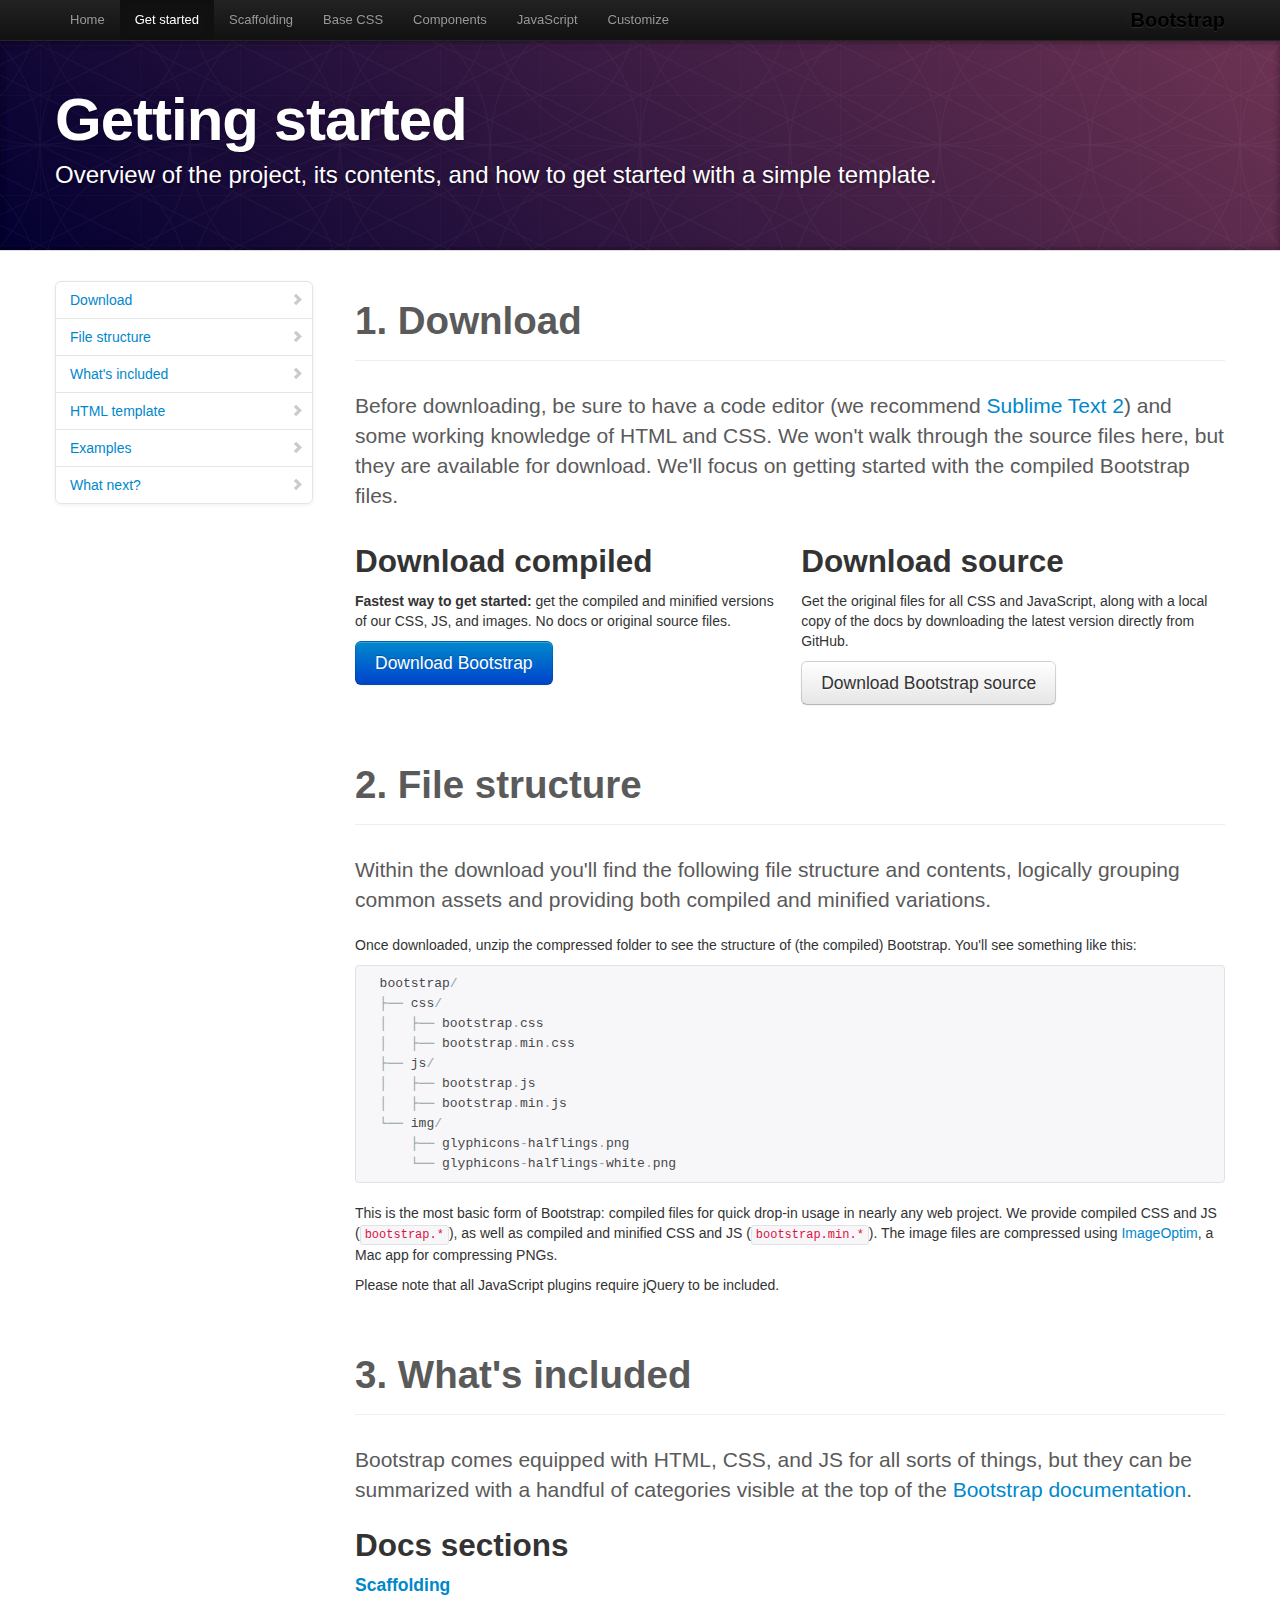
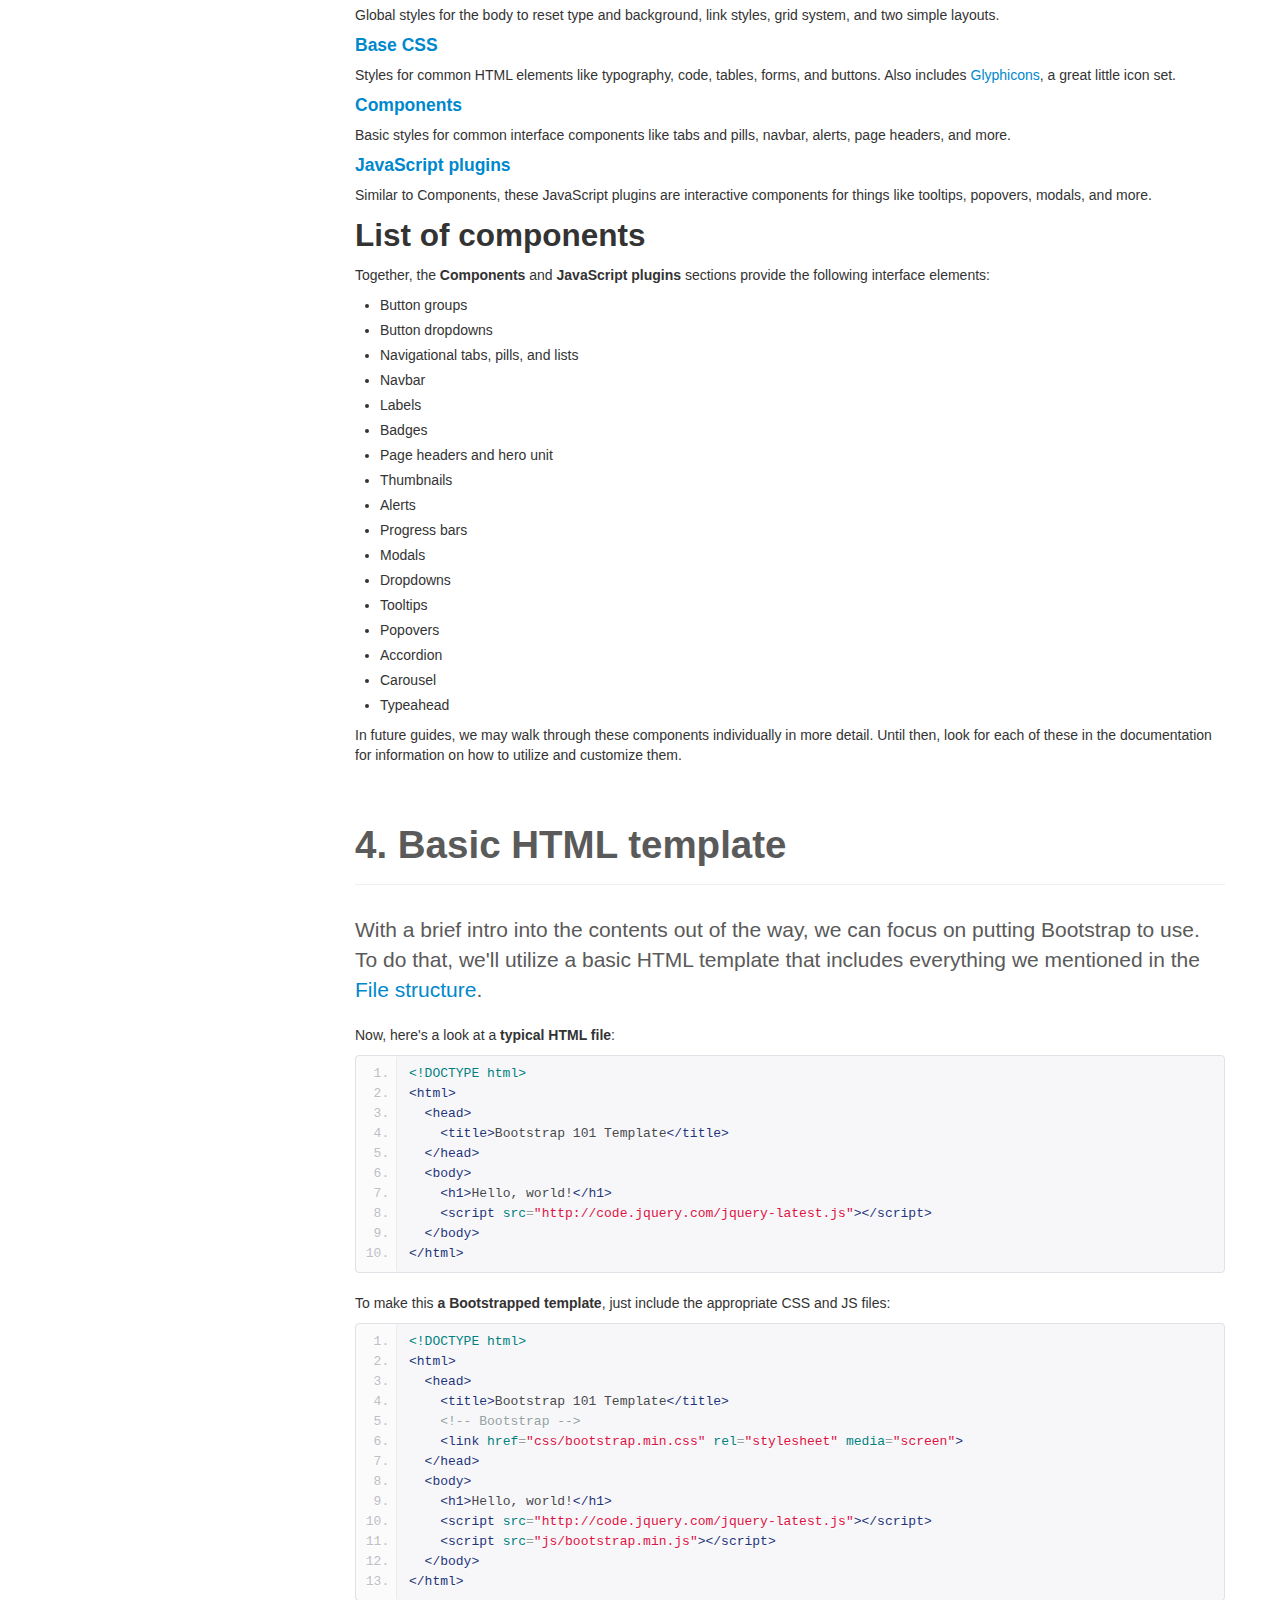
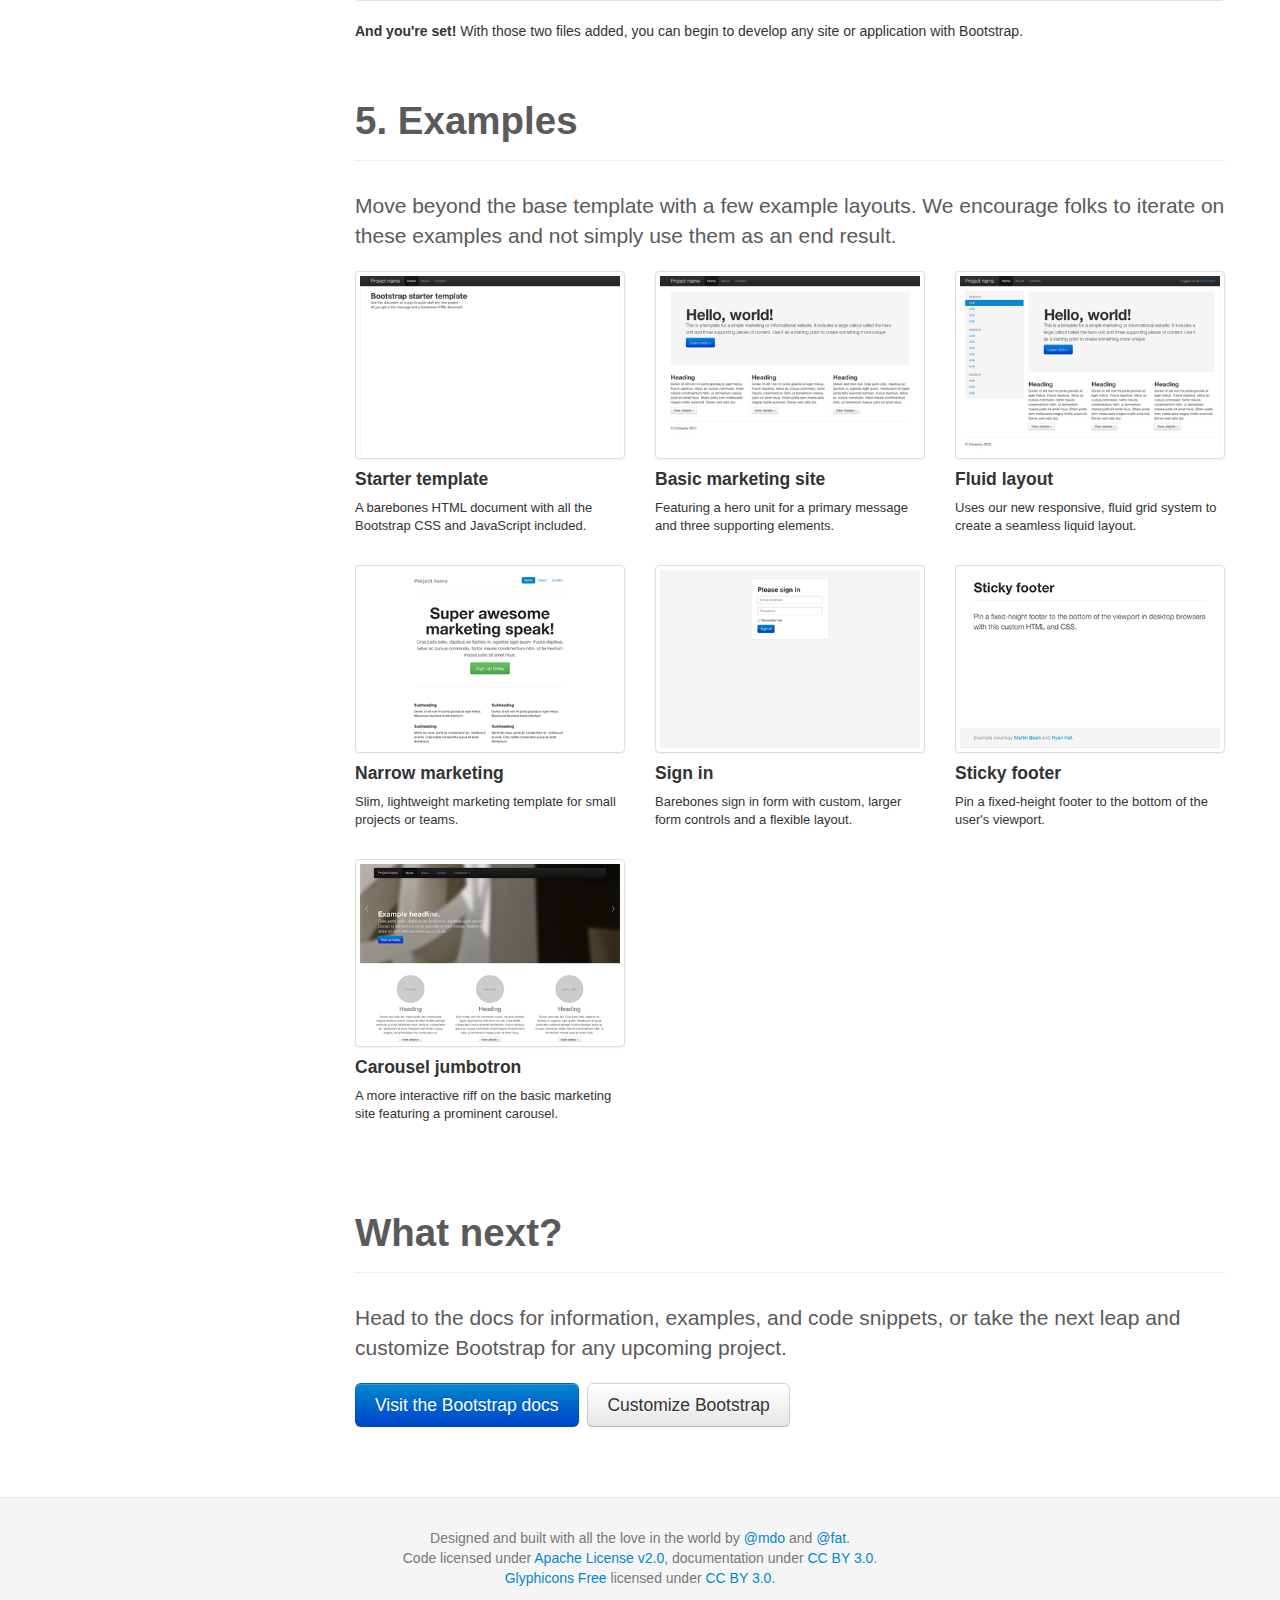
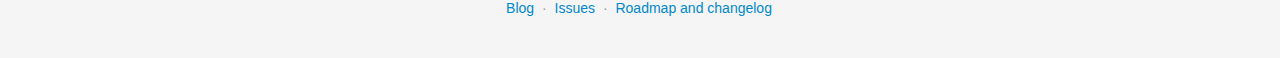
<file: difts2015/twitter-bootstrap-558bc52/docs/getting-started.html>
<!DOCTYPE html>
<html lang="en">
  <head>
    <meta charset="utf-8">
    <title>Getting · Bootstrap</title>
    <meta name="viewport" content="width=device-width, initial-scale=1.0">
    <meta name="description" content="">
    <meta name="author" content="">

    <!-- Le styles -->
    <link href="assets/css/bootstrap.css" rel="stylesheet">
    <link href="assets/css/bootstrap-responsive.css" rel="stylesheet">
    <link href="assets/css/docs.css" rel="stylesheet">
    <link href="assets/js/google-code-prettify/prettify.css" rel="stylesheet">

    <!-- Le HTML5 shim, for IE6-8 support of HTML5 elements -->
    <!--[if lt IE 9]>
      <script src="http://html5shim.googlecode.com/svn/trunk/html5.js"></script>
    <![endif]-->

    <!-- Le fav and touch icons -->
    <link rel="apple-touch-icon-precomposed" sizes="144x144" href="assets/ico/apple-touch-icon-144-precomposed.png">
    <link rel="apple-touch-icon-precomposed" sizes="114x114" href="assets/ico/apple-touch-icon-114-precomposed.png">
      <link rel="apple-touch-icon-precomposed" sizes="72x72" href="assets/ico/apple-touch-icon-72-precomposed.png">
                    <link rel="apple-touch-icon-precomposed" href="assets/ico/apple-touch-icon-57-precomposed.png">
                                   <link rel="shortcut icon" href="assets/ico/favicon.png">

  </head>

  <body data-spy="scroll" data-target=".bs-docs-sidebar">

    <!-- Navbar
    ================================================== -->
    <div class="navbar navbar-inverse navbar-fixed-top">
      <div class="navbar-inner">
        <div class="container">
          <button type="button" class="btn btn-navbar" data-toggle="collapse" data-target=".nav-collapse">
            <span class="icon-bar"></span>
            <span class="icon-bar"></span>
            <span class="icon-bar"></span>
          </button>
          <a class="brand" href="./index.html">Bootstrap</a>
          <div class="nav-collapse collapse">
            <ul class="nav">
              <li class="">
                <a href="./index.html">Home</a>
              </li>
              <li class="active">
                <a href="./getting-started.html">Get started</a>
              </li>
              <li class="">
                <a href="./scaffolding.html">Scaffolding</a>
              </li>
              <li class="">
                <a href="./base-css.html">Base CSS</a>
              </li>
              <li class="">
                <a href="./components.html">Components</a>
              </li>
              <li class="">
                <a href="./javascript.html">JavaScript</a>
              </li>
              <li class="">
                <a href="./customize.html">Customize</a>
              </li>
            </ul>
          </div>
        </div>
      </div>
    </div>

<!-- Subhead
================================================== -->
<header class="jumbotron subhead" id="overview">
  <div class="container">
    <h1>Getting started</h1>
    <p class="lead">Overview of the project, its contents, and how to get started with a simple template.</p>
  </div>
</header>


  <div class="container">

    <!-- Docs nav
    ================================================== -->
    <div class="row">
      <div class="span3 bs-docs-sidebar">
        <ul class="nav nav-list bs-docs-sidenav">
          <li><a href="#download-bootstrap"><i class="icon-chevron-right"></i> Download</a></li>
          <li><a href="#file-structure"><i class="icon-chevron-right"></i> File structure</a></li>
          <li><a href="#contents"><i class="icon-chevron-right"></i> What's included</a></li>
          <li><a href="#html-template"><i class="icon-chevron-right"></i> HTML template</a></li>
          <li><a href="#examples"><i class="icon-chevron-right"></i> Examples</a></li>
          <li><a href="#what-next"><i class="icon-chevron-right"></i> What next?</a></li>
        </ul>
      </div>
      <div class="span9">



        <!-- Download
        ================================================== -->
        <section id="download-bootstrap">
          <div class="page-header">
            <h1>1. Download</h1>
          </div>
          <p class="lead">Before downloading, be sure to have a code editor (we recommend <a href="http://sublimetext.com/2">Sublime Text 2</a>) and some working knowledge of HTML and CSS. We won't walk through the source files here, but they are available for download. We'll focus on getting started with the compiled Bootstrap files.</p>

          <div class="row-fluid">
            <div class="span6">
              <h2>Download compiled</h2>
              <p><strong>Fastest way to get started:</strong> get the compiled and minified versions of our CSS, JS, and images. No docs or original source files.</p>
              <p><a class="btn btn-large btn-primary" href="assets/bootstrap.zip" >Download Bootstrap</a></p>
            </div>
            <div class="span6">
              <h2>Download source</h2>
              <p>Get the original files for all CSS and JavaScript, along with a local copy of the docs by downloading the latest version directly from GitHub.</p>
              <p><a class="btn btn-large" href="https://github.com/twitter/bootstrap/zipball/master" >Download Bootstrap source</a></p>
            </div>
          </div>
        </section>



        <!-- File structure
        ================================================== -->
        <section id="file-structure">
          <div class="page-header">
            <h1>2. File structure</h1>
          </div>
          <p class="lead">Within the download you'll find the following file structure and contents, logically grouping common assets and providing both compiled and minified variations.</p>
          <p>Once downloaded, unzip the compressed folder to see the structure of (the compiled) Bootstrap. You'll see something like this:</p>
<pre class="prettyprint">
  bootstrap/
  ├── css/
  │   ├── bootstrap.css
  │   ├── bootstrap.min.css
  ├── js/
  │   ├── bootstrap.js
  │   ├── bootstrap.min.js
  └── img/
      ├── glyphicons-halflings.png
      └── glyphicons-halflings-white.png
</pre>
          <p>This is the most basic form of Bootstrap: compiled files for quick drop-in usage in nearly any web project. We provide compiled CSS and JS (<code>bootstrap.*</code>), as well as compiled and minified CSS and JS (<code>bootstrap.min.*</code>). The image files are compressed using <a href="http://imageoptim.com/">ImageOptim</a>, a Mac app for compressing PNGs.</p>
          <p>Please note that all JavaScript plugins require jQuery to be included.</p>
        </section>



        <!-- Contents
        ================================================== -->
        <section id="contents">
          <div class="page-header">
            <h1>3. What's included</h1>
          </div>
          <p class="lead">Bootstrap comes equipped with HTML, CSS, and JS for all sorts of things, but they can be summarized with a handful of categories visible at the top of the <a href="http://getbootstrap.com">Bootstrap documentation</a>.</p>

          <h2>Docs sections</h2>
          <h4><a href="http://twitter.github.com/bootstrap/scaffolding.html">Scaffolding</a></h4>
          <p>Global styles for the body to reset type and background, link styles, grid system, and two simple layouts.</p>
          <h4><a href="http://twitter.github.com/bootstrap/base-css.html">Base CSS</a></h4>
          <p>Styles for common HTML elements like typography, code, tables, forms, and buttons. Also includes <a href="http://glyphicons.com">Glyphicons</a>, a great little icon set.</p>
          <h4><a href="http://twitter.github.com/bootstrap/components.html">Components</a></h4>
          <p>Basic styles for common interface components like tabs and pills, navbar, alerts, page headers, and more.</p>
          <h4><a href="http://twitter.github.com/bootstrap/javascript.html">JavaScript plugins</a></h4>
          <p>Similar to Components, these JavaScript plugins are interactive components for things like tooltips, popovers, modals, and more.</p>

          <h2>List of components</h2>
          <p>Together, the <strong>Components</strong> and <strong>JavaScript plugins</strong> sections provide the following interface elements:</p>
          <ul>
            <li>Button groups</li>
            <li>Button dropdowns</li>
            <li>Navigational tabs, pills, and lists</li>
            <li>Navbar</li>
            <li>Labels</li>
            <li>Badges</li>
            <li>Page headers and hero unit</li>
            <li>Thumbnails</li>
            <li>Alerts</li>
            <li>Progress bars</li>
            <li>Modals</li>
            <li>Dropdowns</li>
            <li>Tooltips</li>
            <li>Popovers</li>
            <li>Accordion</li>
            <li>Carousel</li>
            <li>Typeahead</li>
          </ul>
          <p>In future guides, we may walk through these components individually in more detail. Until then, look for each of these in the documentation for information on how to utilize and customize them.</p>
        </section>



        <!-- HTML template
        ================================================== -->
        <section id="html-template">
          <div class="page-header">
            <h1>4. Basic HTML template</h1>
          </div>
          <p class="lead">With a brief intro into the contents out of the way, we can focus on putting Bootstrap to use. To do that, we'll utilize a basic HTML template that includes everything we mentioned in the <a href="#file-structure">File structure</a>.</p>
          <p>Now, here's a look at a <strong>typical HTML file</strong>:</p>
<pre class="prettyprint linenums">
&lt;!DOCTYPE html&gt;
&lt;html&gt;
  &lt;head&gt;
    &lt;title&gt;Bootstrap 101 Template&lt;/title&gt;
  &lt;/head&gt;
  &lt;body&gt;
    &lt;h1&gt;Hello, world!&lt;/h1&gt;
    &lt;script src="http://code.jquery.com/jquery-latest.js"&gt;&lt;/script&gt;
  &lt;/body&gt;
&lt;/html&gt;
</pre>
          <p>To make this <strong>a Bootstrapped template</strong>, just include the appropriate CSS and JS files:</p>
<pre class="prettyprint linenums">
&lt;!DOCTYPE html&gt;
&lt;html&gt;
  &lt;head&gt;
    &lt;title&gt;Bootstrap 101 Template&lt;/title&gt;
    &lt;!-- Bootstrap --&gt;
    &lt;link href="css/bootstrap.min.css" rel="stylesheet" media="screen"&gt;
  &lt;/head&gt;
  &lt;body&gt;
    &lt;h1&gt;Hello, world!&lt;/h1&gt;
    &lt;script src="http://code.jquery.com/jquery-latest.js"&gt;&lt;/script&gt;
    &lt;script src="js/bootstrap.min.js"&gt;&lt;/script&gt;
  &lt;/body&gt;
&lt;/html&gt;
</pre>
          <p><strong>And you're set!</strong> With those two files added, you can begin to develop any site or application with Bootstrap.</p>
        </section>



        <!-- Examples
        ================================================== -->
        <section id="examples">
          <div class="page-header">
            <h1>5. Examples</h1>
          </div>
          <p class="lead">Move beyond the base template with a few example layouts. We encourage folks to iterate on these examples and not simply use them as an end result.</p>
          <ul class="thumbnails bootstrap-examples">
            <li class="span3">
              <a class="thumbnail" href="examples/starter-template.html">
                <img src="assets/img/examples/bootstrap-example-starter.jpg" alt="">
              </a>
              <h4>Starter template</h4>
              <p>A barebones HTML document with all the Bootstrap CSS and JavaScript included.</p>
            </li>
            <li class="span3">
              <a class="thumbnail" href="examples/hero.html">
                <img src="assets/img/examples/bootstrap-example-hero.jpg" alt="">
              </a>
              <h4>Basic marketing site</h4>
              <p>Featuring a hero unit for a primary message and three supporting elements.</p>
            </li>
            <li class="span3">
              <a class="thumbnail" href="examples/fluid.html">
                <img src="assets/img/examples/bootstrap-example-fluid.jpg" alt="">
              </a>
              <h4>Fluid layout</h4>
              <p>Uses our new responsive, fluid grid system to create a seamless liquid layout.</p>
            </li>

            <li class="span3">
              <a class="thumbnail" href="examples/marketing-narrow.html">
                <img src="assets/img/examples/bootstrap-example-marketing-narrow.png" alt="">
              </a>
              <h4>Narrow marketing</h4>
              <p>Slim, lightweight marketing template for small projects or teams.</p>
            </li>
            <li class="span3">
              <a class="thumbnail" href="examples/signin.html">
                <img src="assets/img/examples/bootstrap-example-signin.png" alt="">
              </a>
              <h4>Sign in</h4>
              <p>Barebones sign in form with custom, larger form controls and a flexible layout.</p>
            </li>
            <li class="span3">
              <a class="thumbnail" href="examples/sticky-footer.html">
                <img src="assets/img/examples/bootstrap-example-sticky-footer.png" alt="">
              </a>
              <h4>Sticky footer</h4>
              <p>Pin a fixed-height footer to the bottom of the user's viewport.</p>
            </li>

            <li class="span3">
              <a class="thumbnail" href="examples/carousel.html">
                <img src="assets/img/examples/bootstrap-example-carousel.png" alt="">
              </a>
              <h4>Carousel jumbotron</h4>
              <p>A more interactive riff on the basic marketing site featuring a prominent carousel.</p>
            </li>
          </ul>
        </section>




        <!-- Next
        ================================================== -->
        <section id="what-next">
          <div class="page-header">
            <h1>What next?</h1>
          </div>
          <p class="lead">Head to the docs for information, examples, and code snippets, or take the next leap and customize Bootstrap for any upcoming project.</p>
          <a class="btn btn-large btn-primary" href="./scaffolding.html" >Visit the Bootstrap docs</a>
          <a class="btn btn-large" href="./customize.html" style="margin-left: 5px;" >Customize Bootstrap</a>
        </section>




      </div>
    </div>

  </div>



    <!-- Footer
    ================================================== -->
    <footer class="footer">
      <div class="container">
        <p>Designed and built with all the love in the world by <a href="http://twitter.com/mdo" target="_blank">@mdo</a> and <a href="http://twitter.com/fat" target="_blank">@fat</a>.</p>
        <p>Code licensed under <a href="http://www.apache.org/licenses/LICENSE-2.0" target="_blank">Apache License v2.0</a>, documentation under <a href="http://creativecommons.org/licenses/by/3.0/">CC BY 3.0</a>.</p>
        <p><a href="http://glyphicons.com">Glyphicons Free</a> licensed under <a href="http://creativecommons.org/licenses/by/3.0/">CC BY 3.0</a>.</p>
        <ul class="footer-links">
          <li><a href="http://blog.getbootstrap.com">Blog</a></li>
          <li class="muted">&middot;</li>
          <li><a href="https://github.com/twitter/bootstrap/issues?state=open">Issues</a></li>
          <li class="muted">&middot;</li>
          <li><a href="https://github.com/twitter/bootstrap/wiki">Roadmap and changelog</a></li>
        </ul>
      </div>
    </footer>



    <!-- Le javascript
    ================================================== -->
    <!-- Placed at the end of the document so the pages load faster -->
    <script type="text/javascript" src="http://platform.twitter.com/widgets.js"></script>
    <script src="assets/js/jquery.js"></script>
    <script src="assets/js/bootstrap-transition.js"></script>
    <script src="assets/js/bootstrap-alert.js"></script>
    <script src="assets/js/bootstrap-modal.js"></script>
    <script src="assets/js/bootstrap-dropdown.js"></script>
    <script src="assets/js/bootstrap-scrollspy.js"></script>
    <script src="assets/js/bootstrap-tab.js"></script>
    <script src="assets/js/bootstrap-tooltip.js"></script>
    <script src="assets/js/bootstrap-popover.js"></script>
    <script src="assets/js/bootstrap-button.js"></script>
    <script src="assets/js/bootstrap-collapse.js"></script>
    <script src="assets/js/bootstrap-carousel.js"></script>
    <script src="assets/js/bootstrap-typeahead.js"></script>
    <script src="assets/js/bootstrap-affix.js"></script>

    <script src="assets/js/holder/holder.js"></script>
    <script src="assets/js/google-code-prettify/prettify.js"></script>

    <script src="assets/js/application.js"></script>



  </body>
</html>
</file>
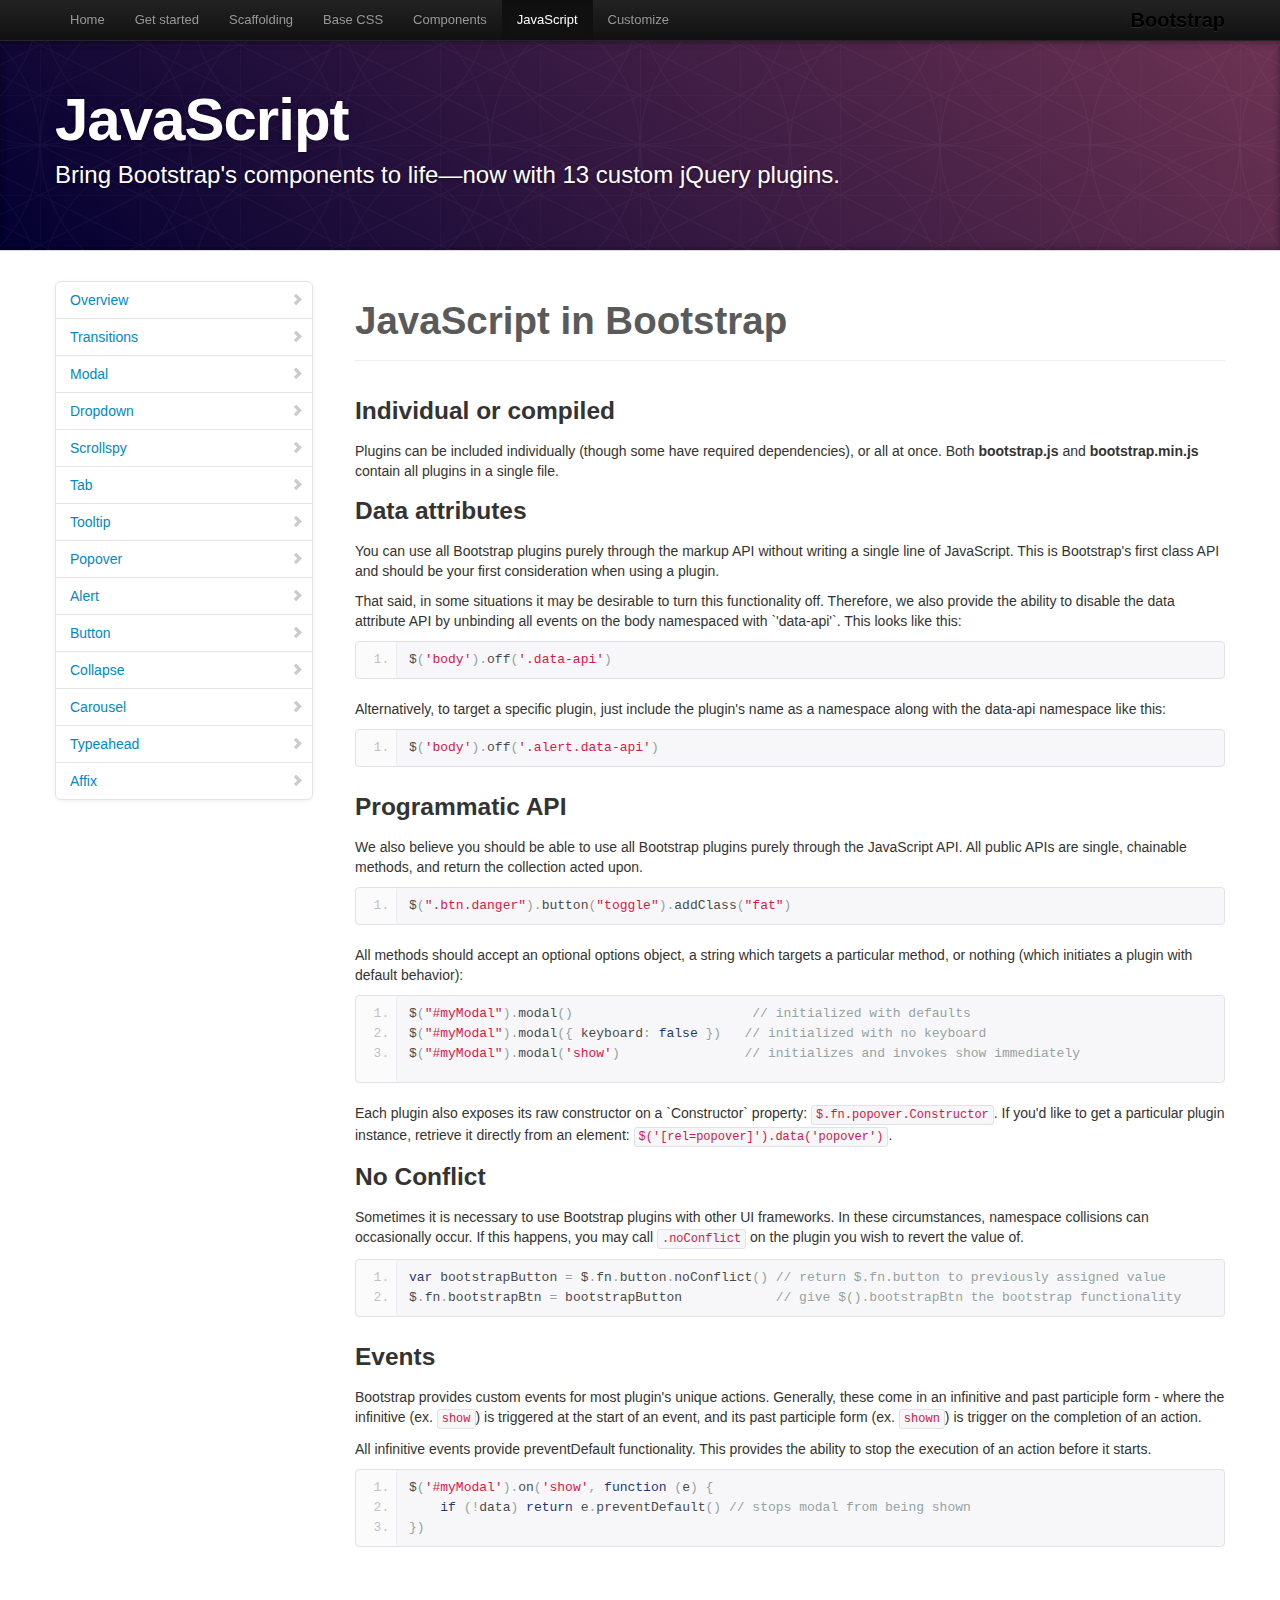
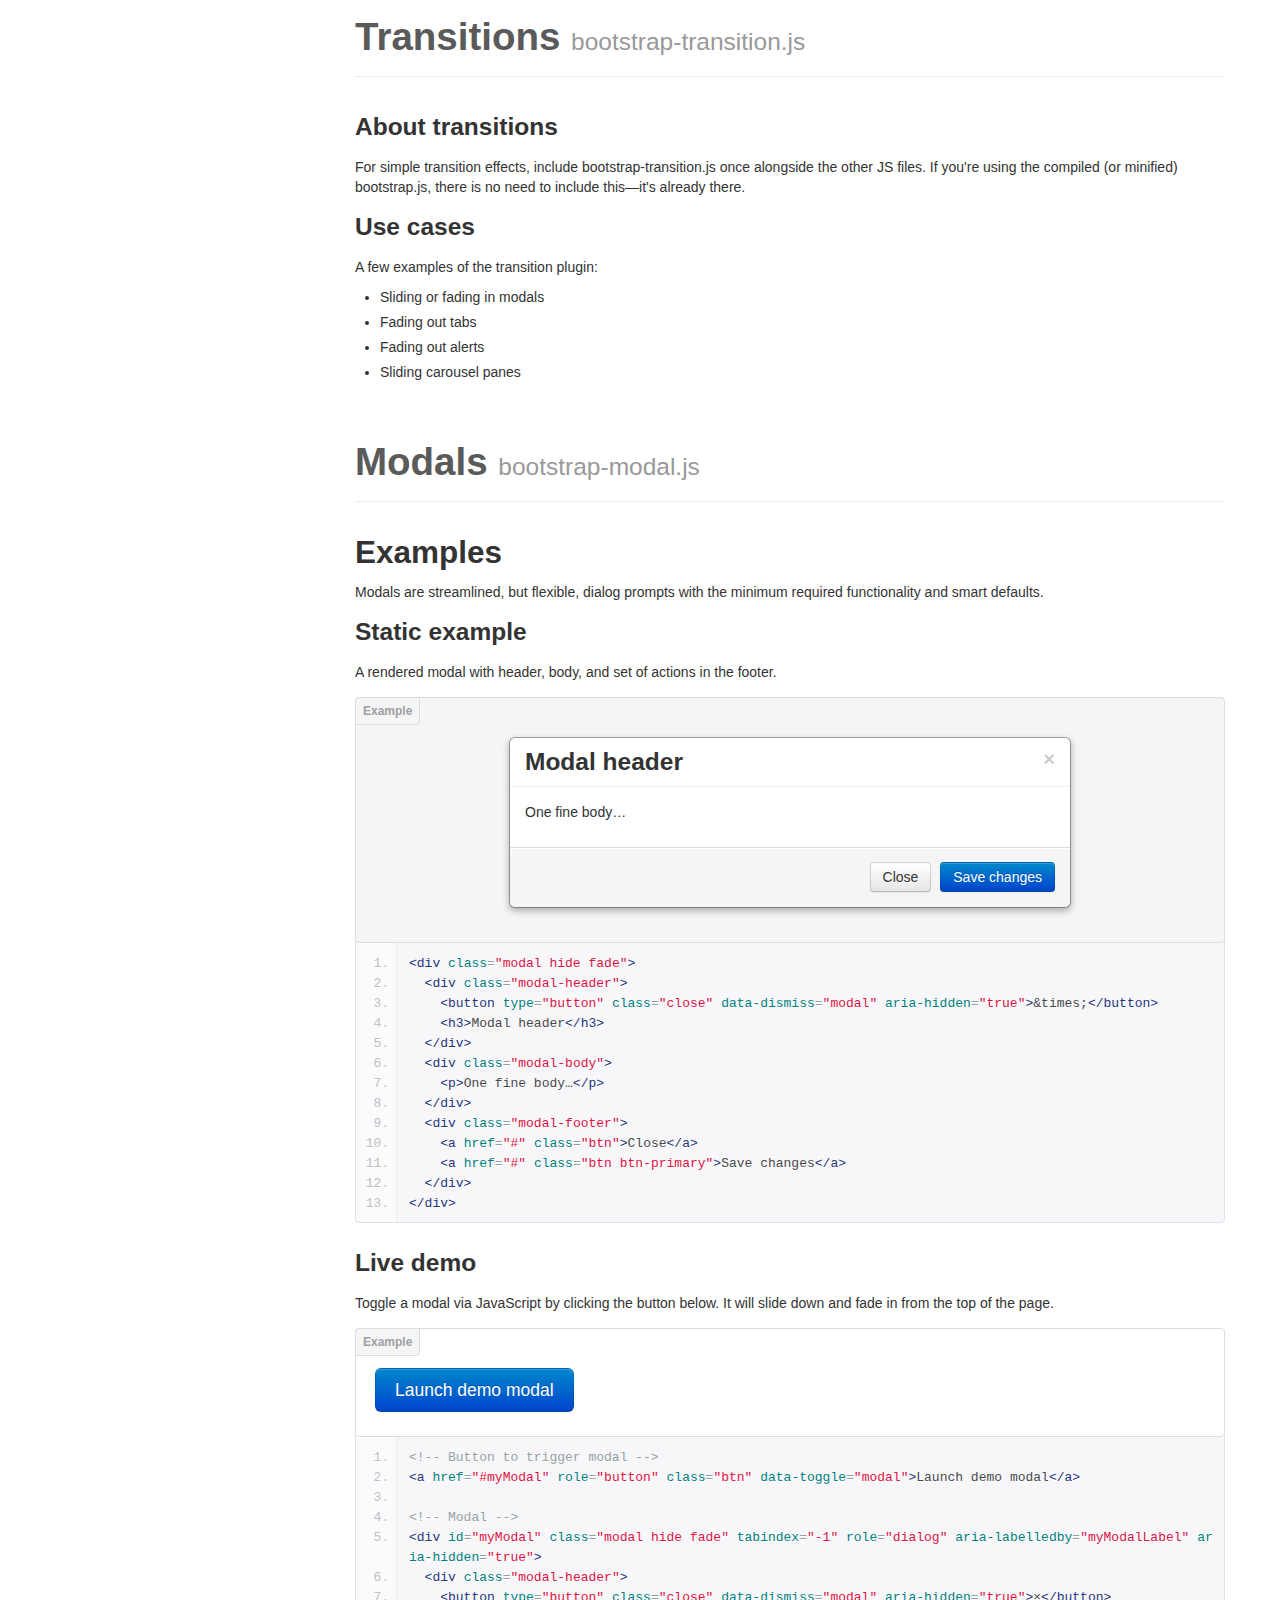
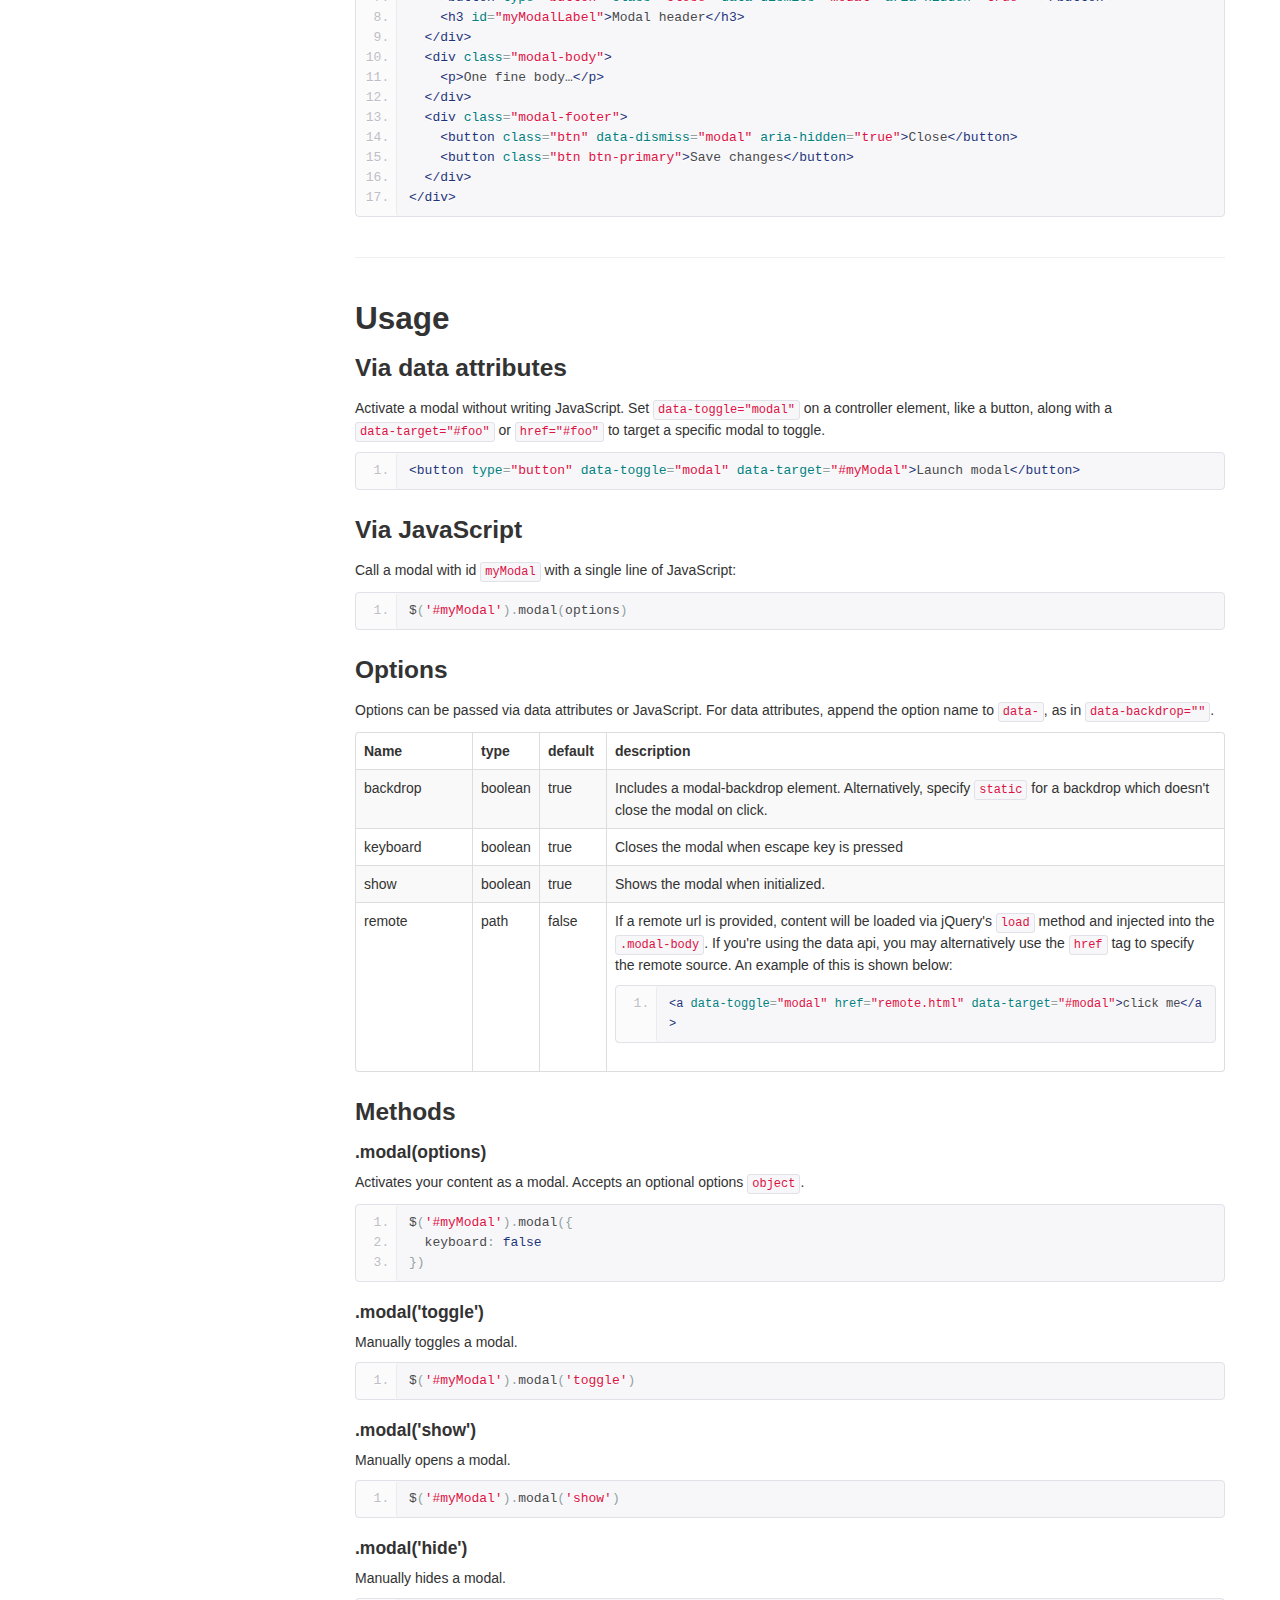
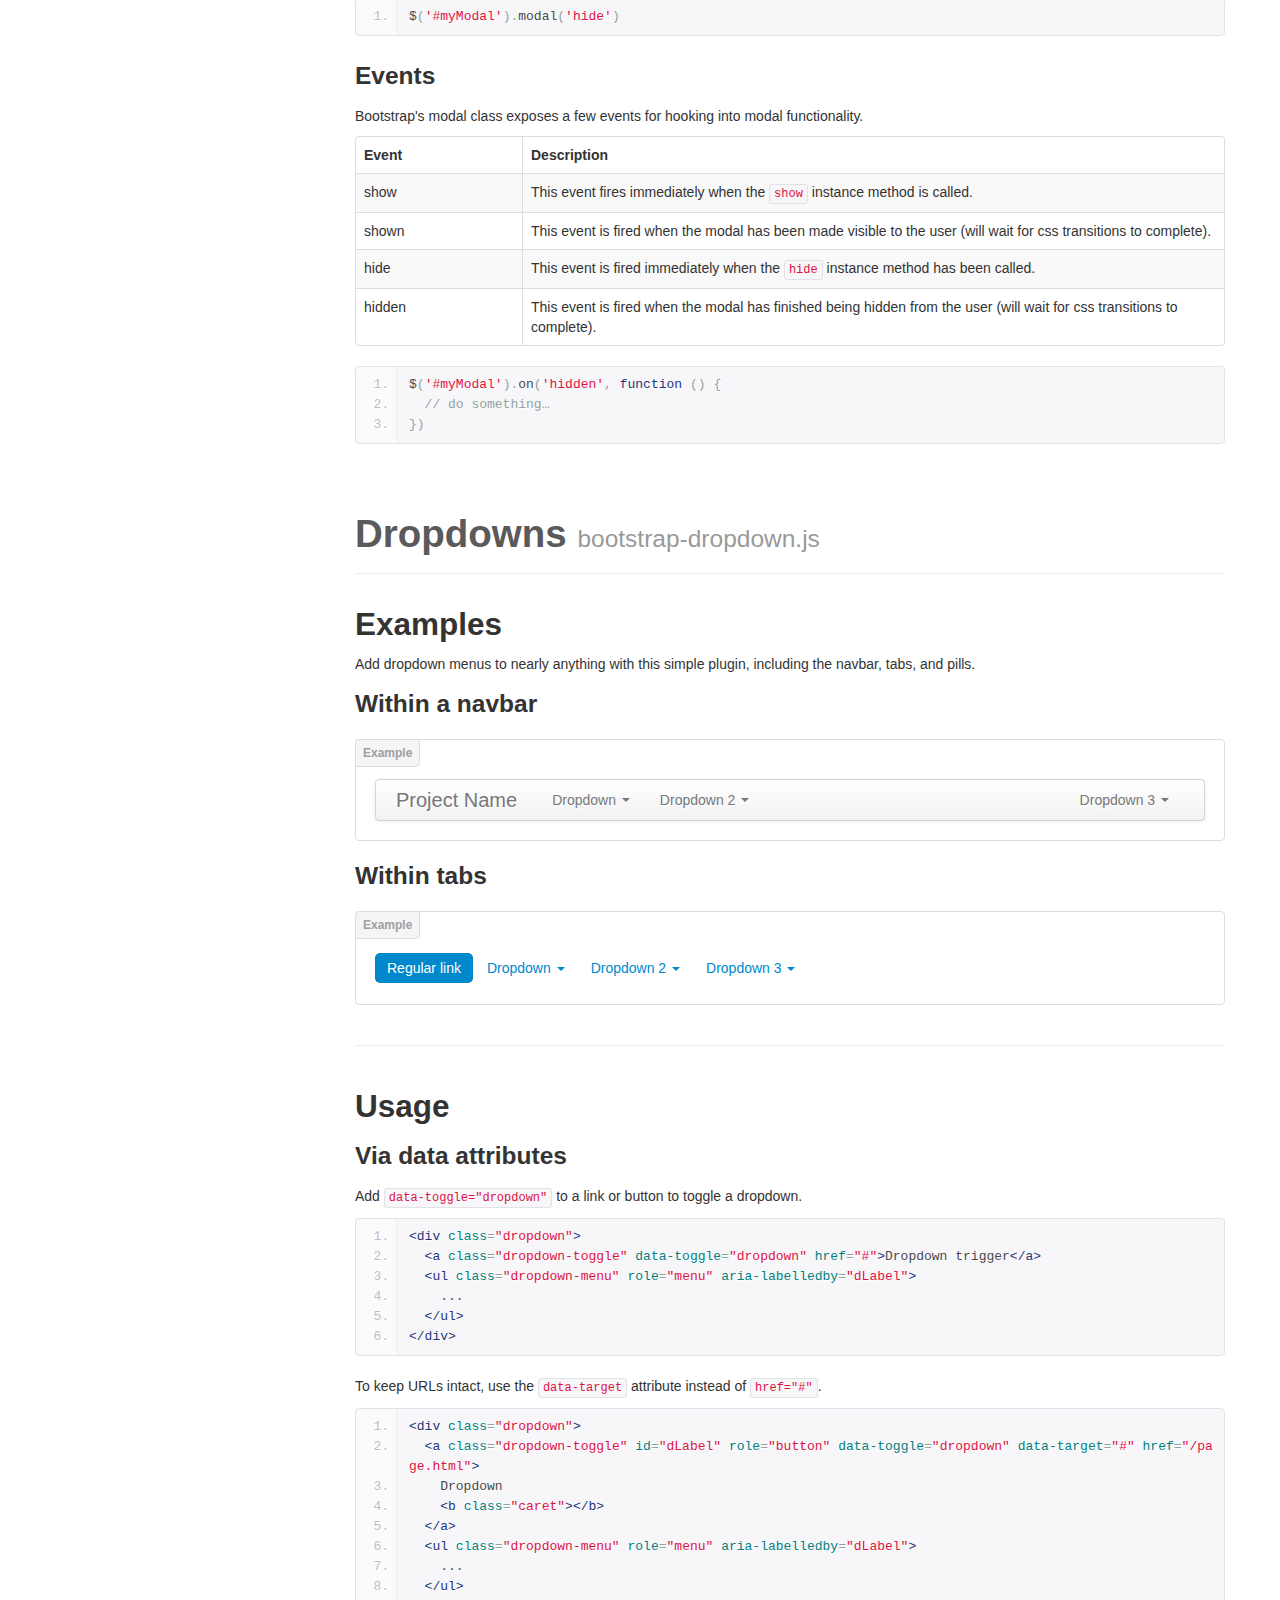
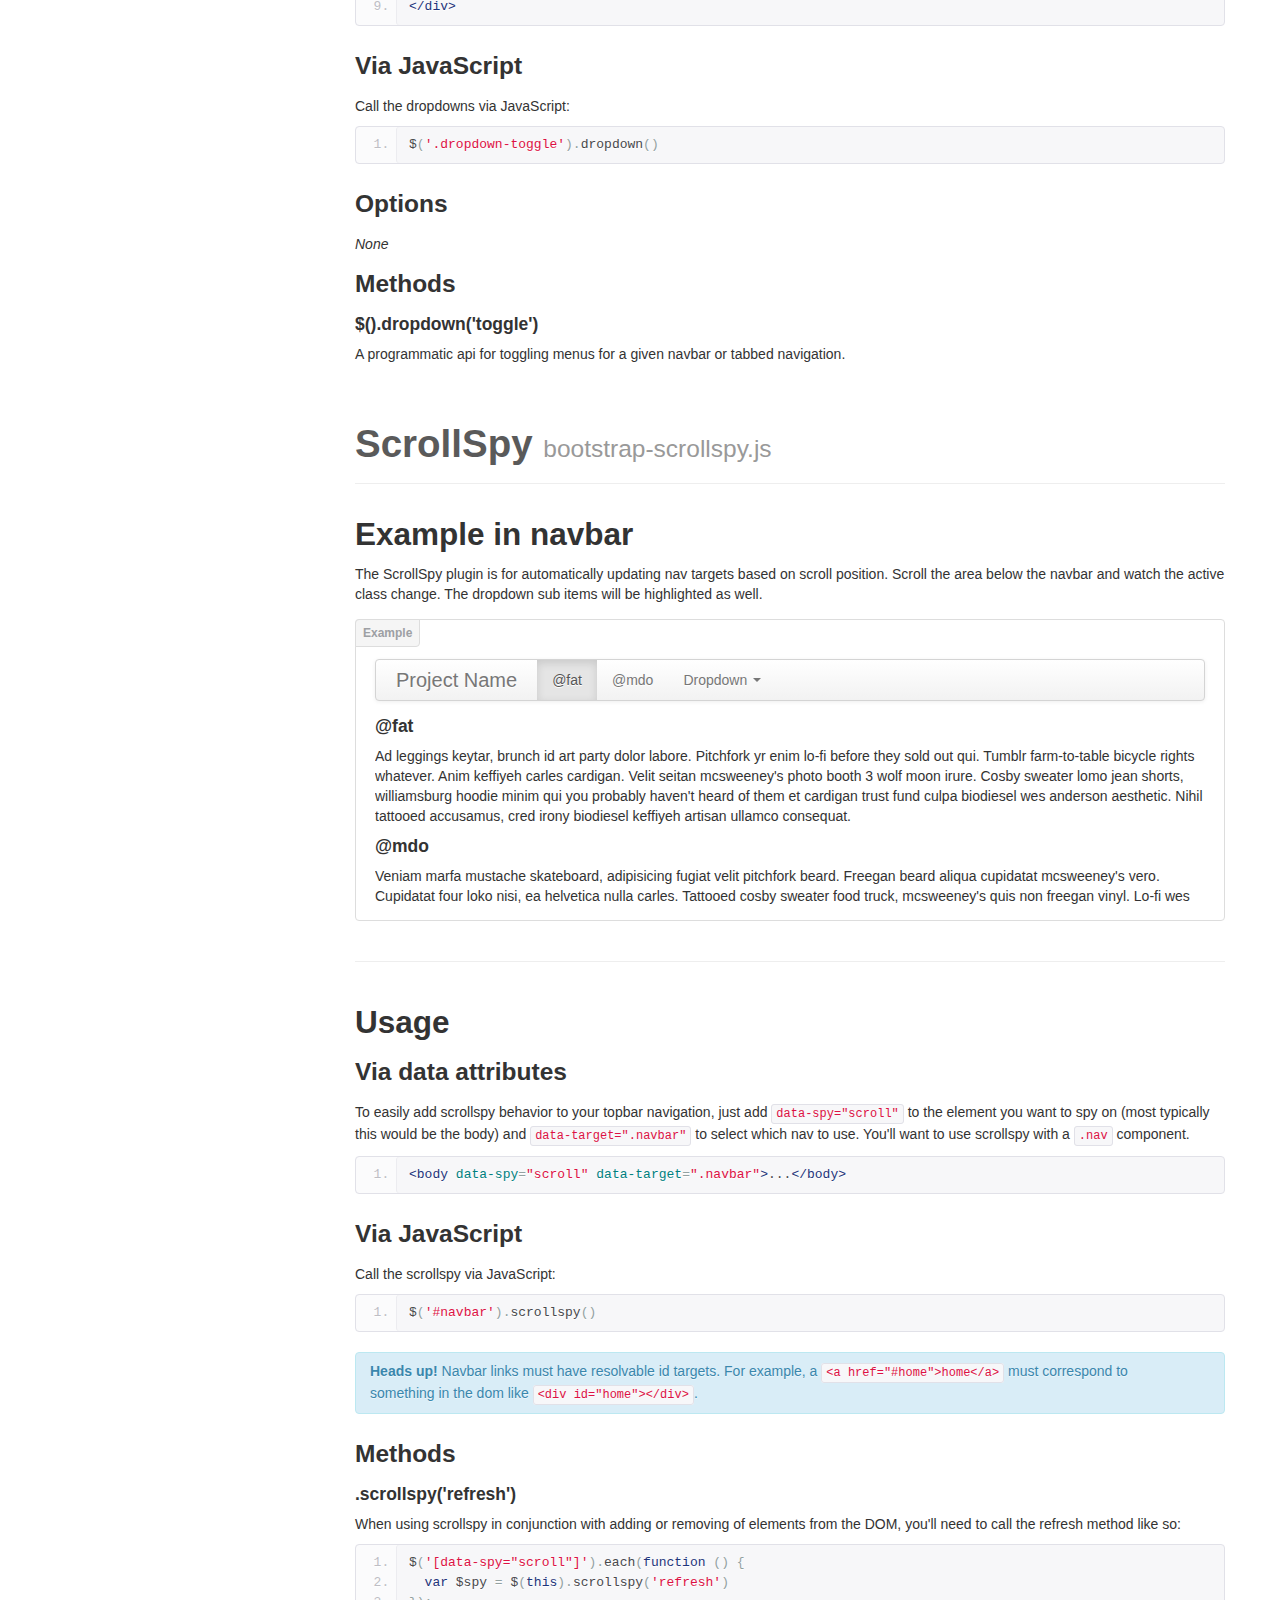
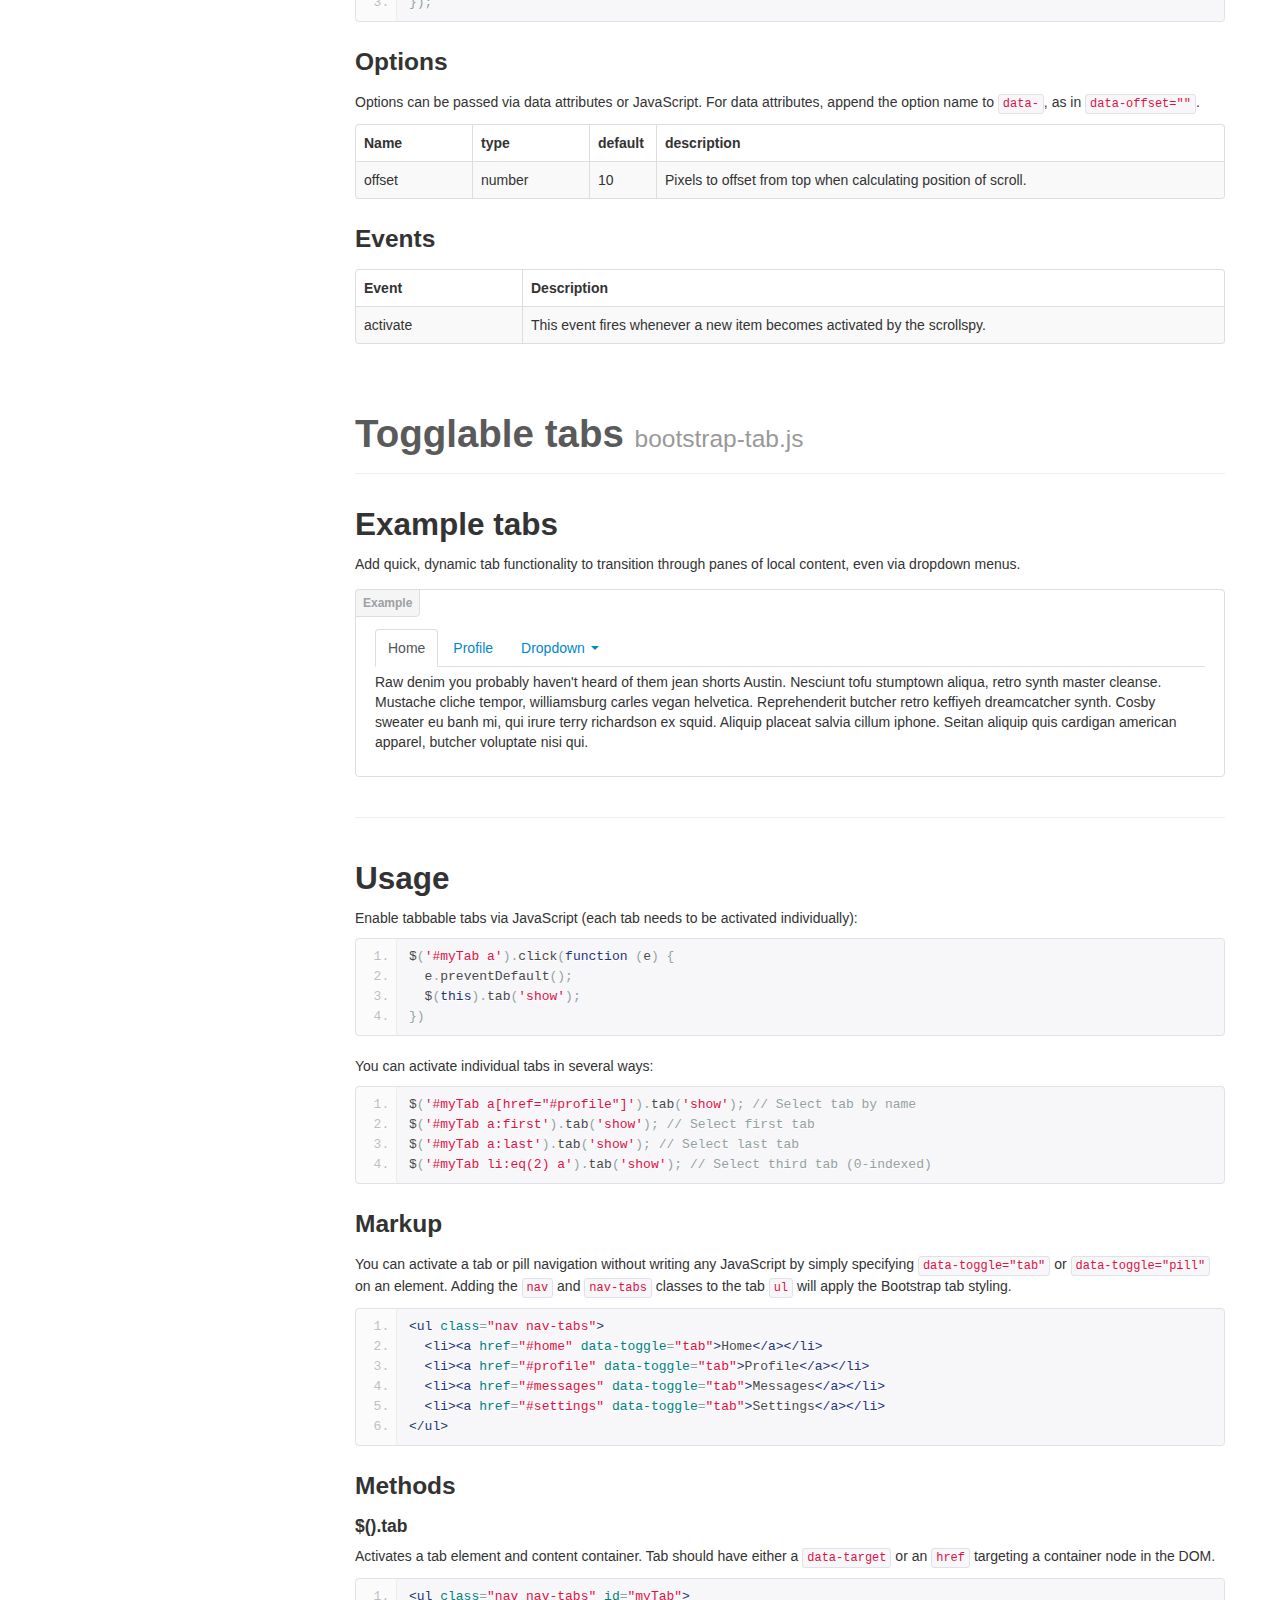
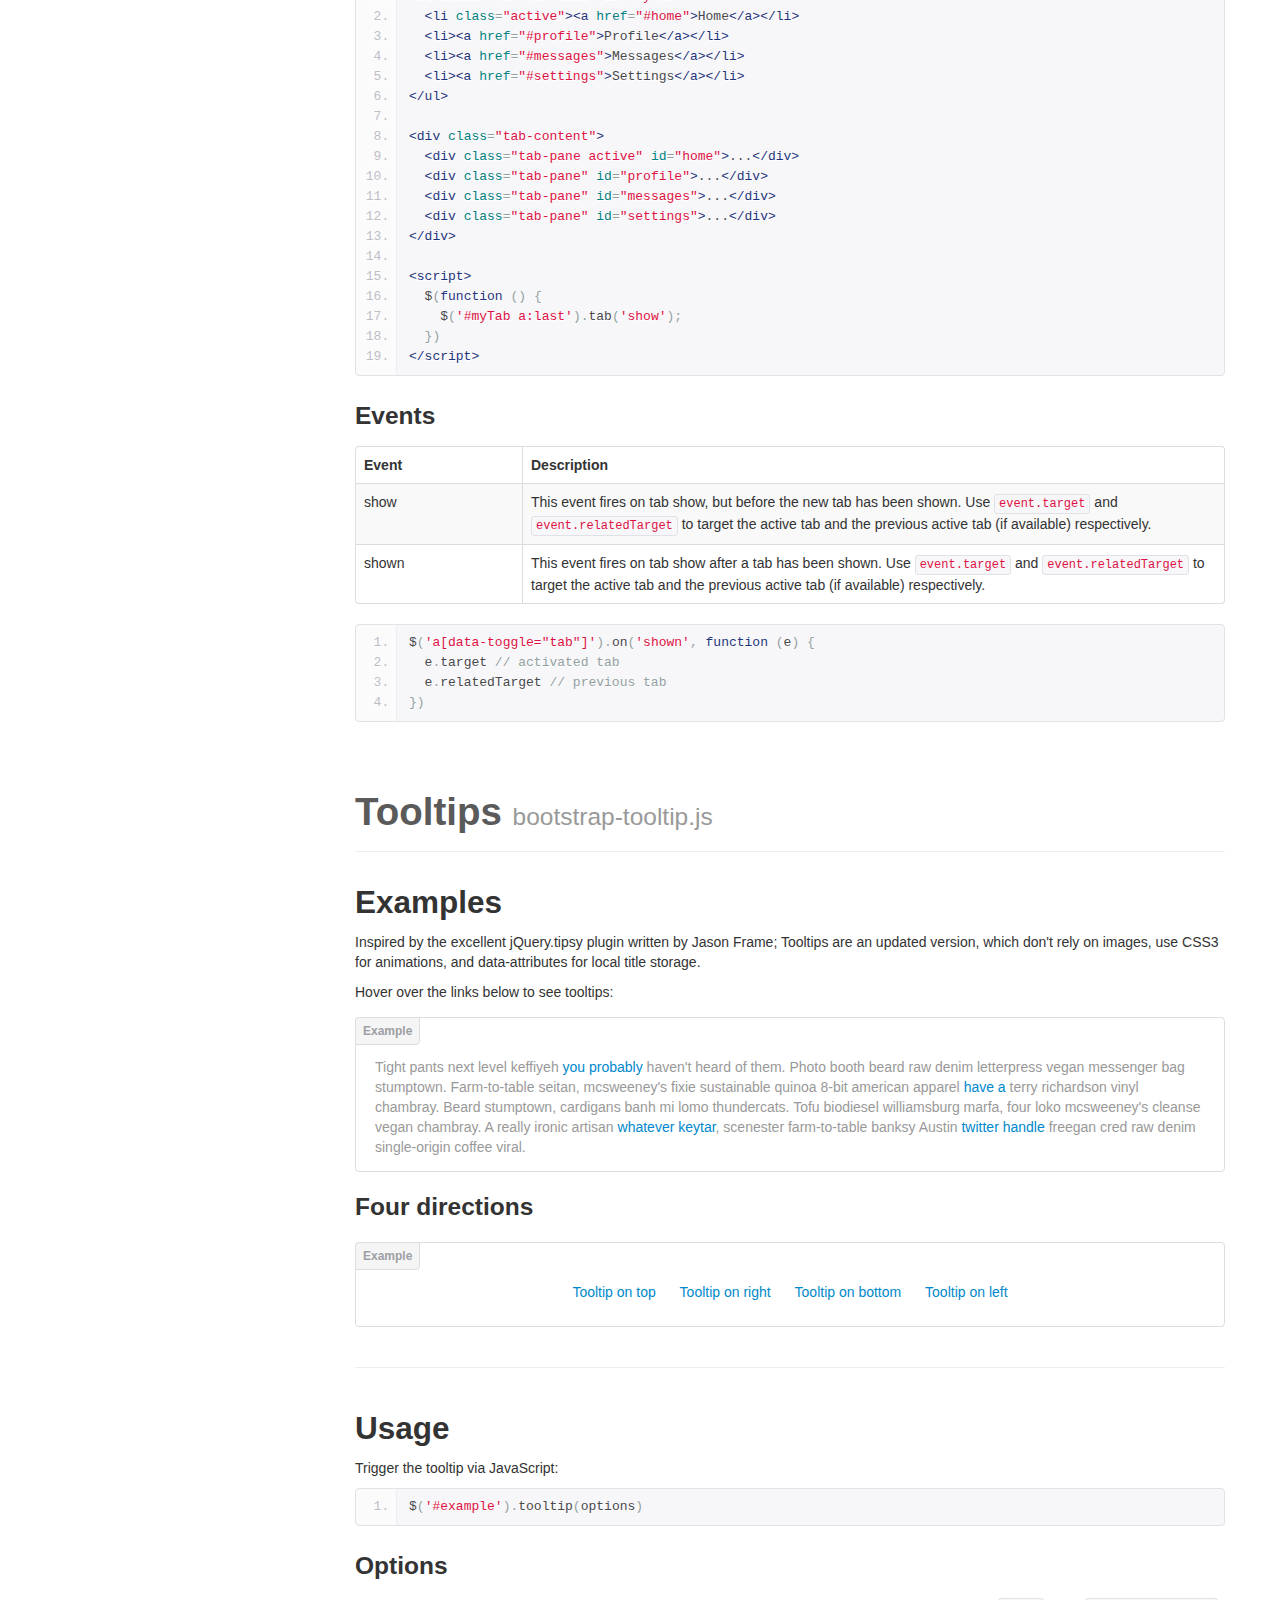
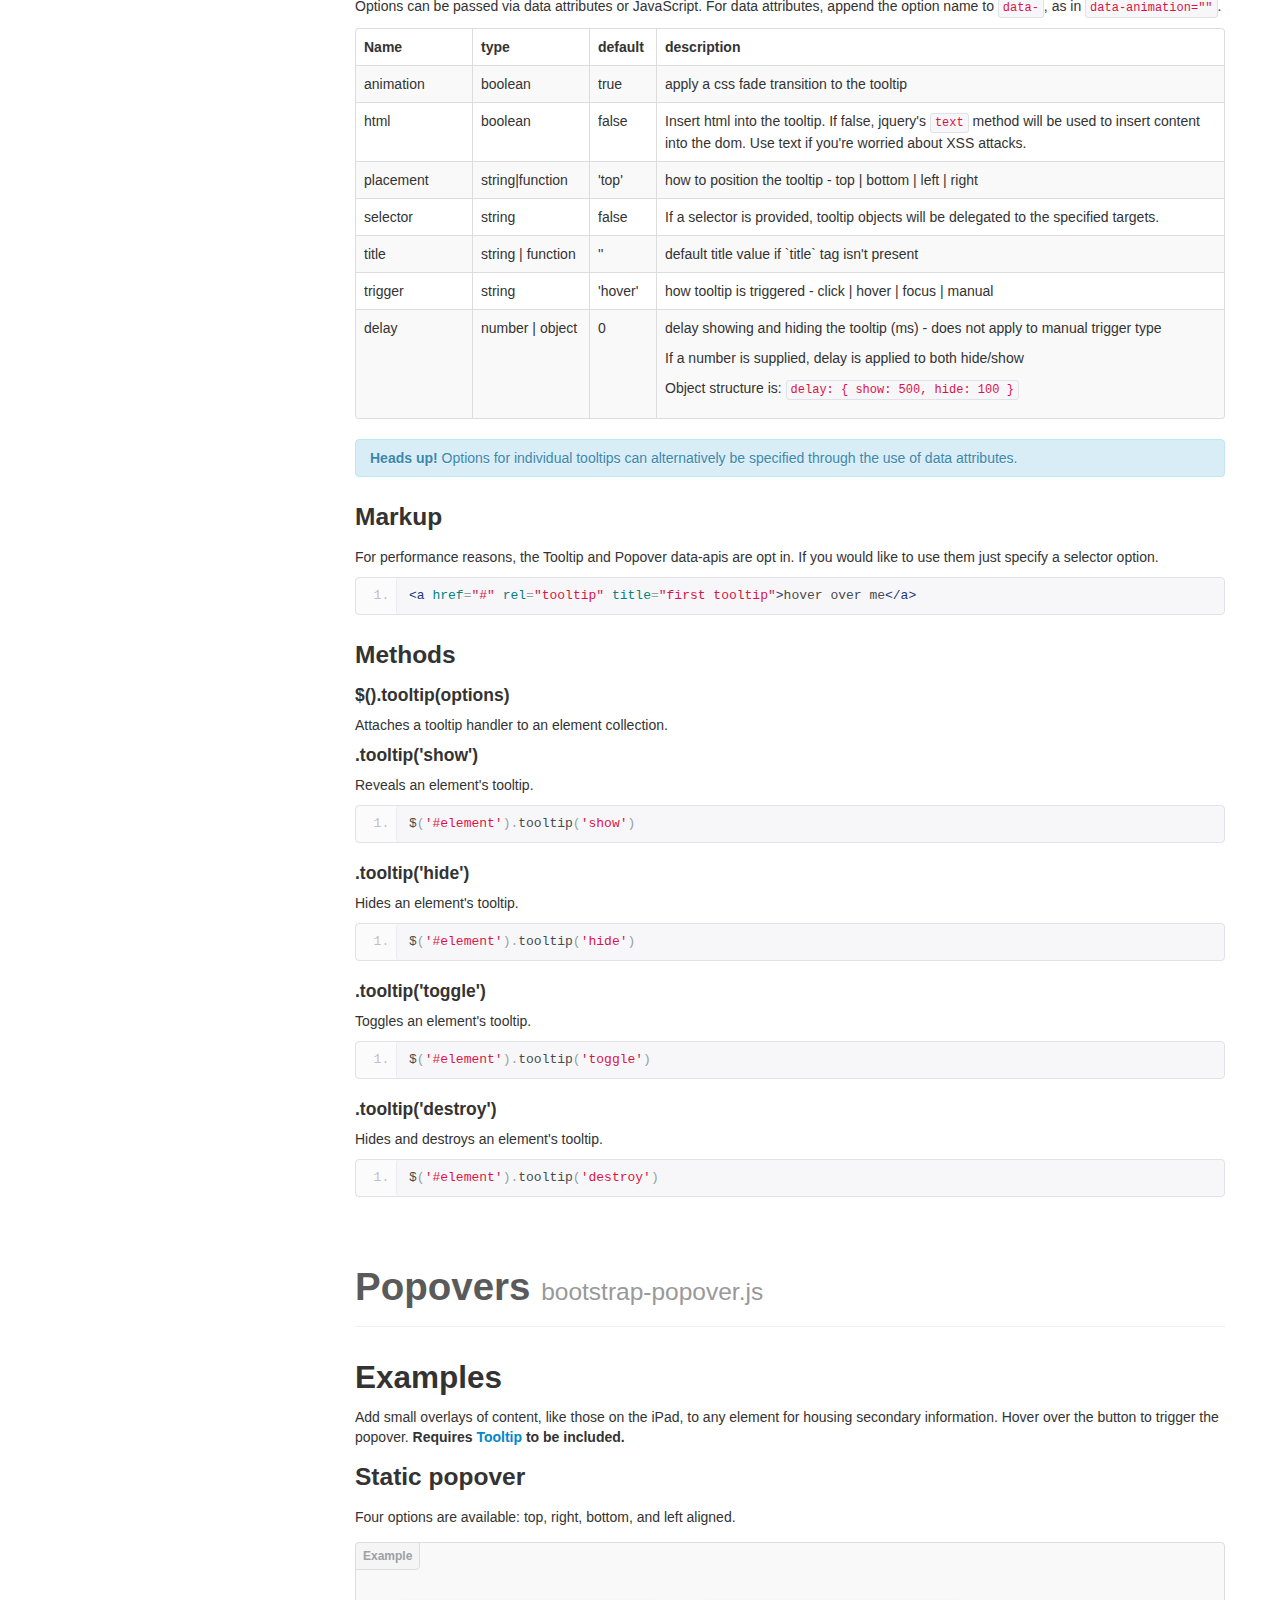
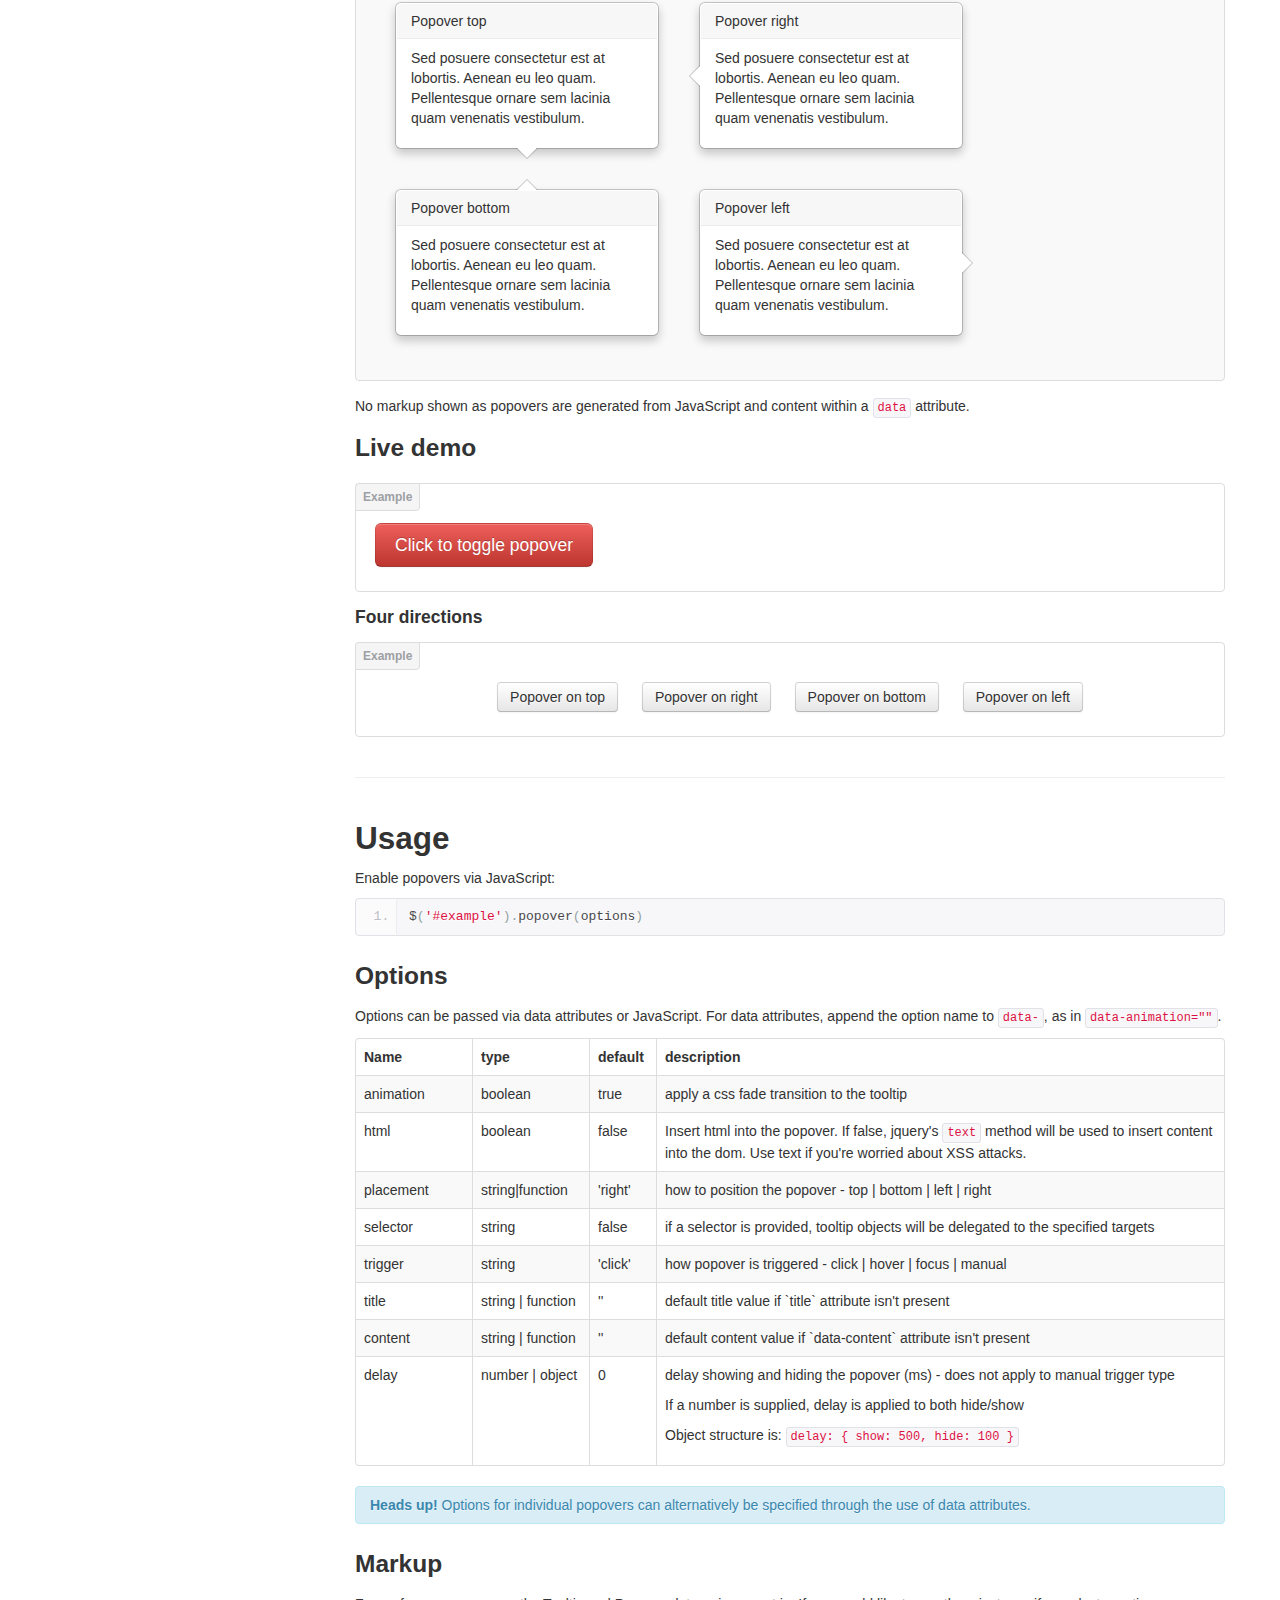
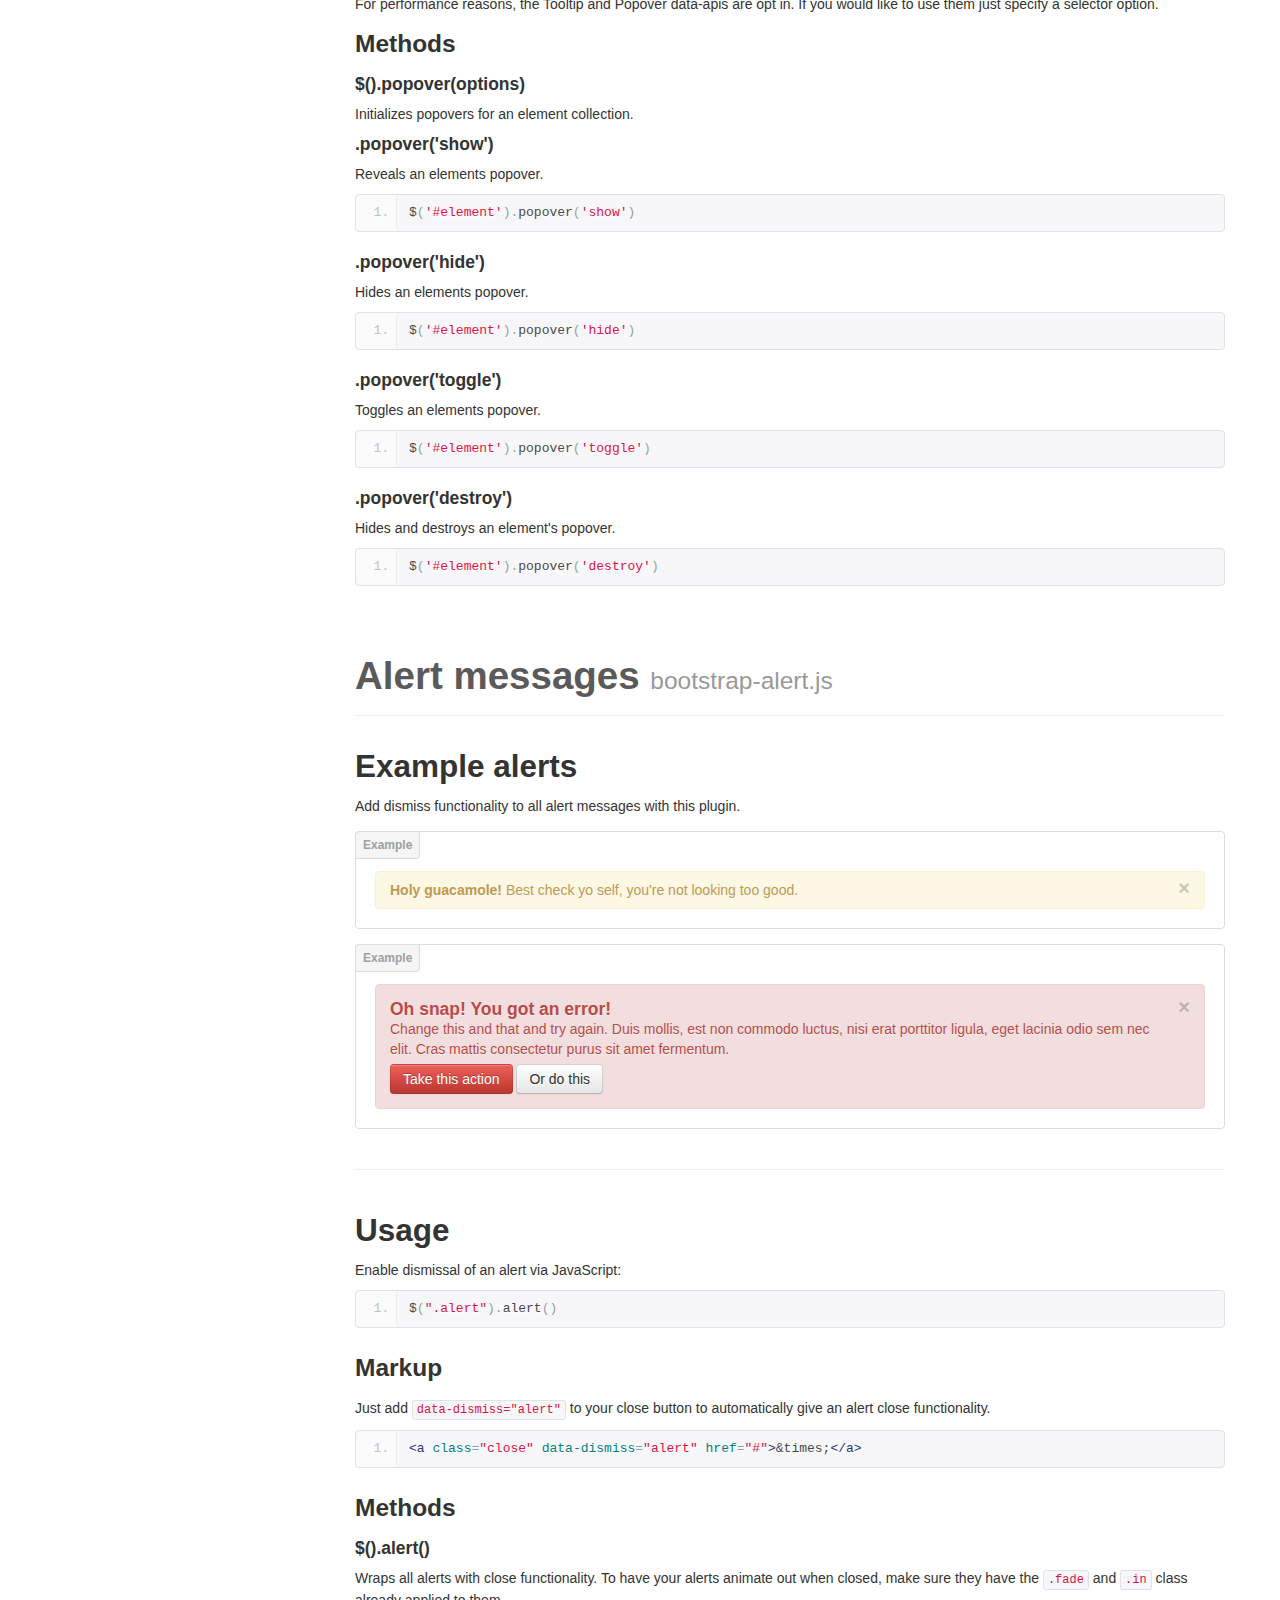
<file: difts2015/twitter-bootstrap-558bc52/docs/javascript.html>
<!DOCTYPE html>
<html lang="en">
  <head>
    <meta charset="utf-8">
    <title>Javascript · Bootstrap</title>
    <meta name="viewport" content="width=device-width, initial-scale=1.0">
    <meta name="description" content="">
    <meta name="author" content="">

    <!-- Le styles -->
    <link href="assets/css/bootstrap.css" rel="stylesheet">
    <link href="assets/css/bootstrap-responsive.css" rel="stylesheet">
    <link href="assets/css/docs.css" rel="stylesheet">
    <link href="assets/js/google-code-prettify/prettify.css" rel="stylesheet">

    <!-- Le HTML5 shim, for IE6-8 support of HTML5 elements -->
    <!--[if lt IE 9]>
      <script src="http://html5shim.googlecode.com/svn/trunk/html5.js"></script>
    <![endif]-->

    <!-- Le fav and touch icons -->
    <link rel="apple-touch-icon-precomposed" sizes="144x144" href="assets/ico/apple-touch-icon-144-precomposed.png">
    <link rel="apple-touch-icon-precomposed" sizes="114x114" href="assets/ico/apple-touch-icon-114-precomposed.png">
      <link rel="apple-touch-icon-precomposed" sizes="72x72" href="assets/ico/apple-touch-icon-72-precomposed.png">
                    <link rel="apple-touch-icon-precomposed" href="assets/ico/apple-touch-icon-57-precomposed.png">
                                   <link rel="shortcut icon" href="assets/ico/favicon.png">

  </head>

  <body data-spy="scroll" data-target=".bs-docs-sidebar">

    <!-- Navbar
    ================================================== -->
    <div class="navbar navbar-inverse navbar-fixed-top">
      <div class="navbar-inner">
        <div class="container">
          <button type="button" class="btn btn-navbar" data-toggle="collapse" data-target=".nav-collapse">
            <span class="icon-bar"></span>
            <span class="icon-bar"></span>
            <span class="icon-bar"></span>
          </button>
          <a class="brand" href="./index.html">Bootstrap</a>
          <div class="nav-collapse collapse">
            <ul class="nav">
              <li class="">
                <a href="./index.html">Home</a>
              </li>
              <li class="">
                <a href="./getting-started.html">Get started</a>
              </li>
              <li class="">
                <a href="./scaffolding.html">Scaffolding</a>
              </li>
              <li class="">
                <a href="./base-css.html">Base CSS</a>
              </li>
              <li class="">
                <a href="./components.html">Components</a>
              </li>
              <li class="active">
                <a href="./javascript.html">JavaScript</a>
              </li>
              <li class="">
                <a href="./customize.html">Customize</a>
              </li>
            </ul>
          </div>
        </div>
      </div>
    </div>

<!-- Subhead
================================================== -->
<header class="jumbotron subhead">
  <div class="container">
    <h1>JavaScript</h1>
    <p class="lead">Bring Bootstrap's components to life&mdash;now with 13 custom jQuery plugins.
  </div>
</header>

  <div class="container">

    <!-- Docs nav
    ================================================== -->
    <div class="row">
      <div class="span3 bs-docs-sidebar">
        <ul class="nav nav-list bs-docs-sidenav">
          <li><a href="#overview"><i class="icon-chevron-right"></i> Overview</a></li>
          <li><a href="#transitions"><i class="icon-chevron-right"></i> Transitions</a></li>
          <li><a href="#modals"><i class="icon-chevron-right"></i> Modal</a></li>
          <li><a href="#dropdowns"><i class="icon-chevron-right"></i> Dropdown</a></li>
          <li><a href="#scrollspy"><i class="icon-chevron-right"></i> Scrollspy</a></li>
          <li><a href="#tabs"><i class="icon-chevron-right"></i> Tab</a></li>
          <li><a href="#tooltips"><i class="icon-chevron-right"></i> Tooltip</a></li>
          <li><a href="#popovers"><i class="icon-chevron-right"></i> Popover</a></li>
          <li><a href="#alerts"><i class="icon-chevron-right"></i> Alert</a></li>
          <li><a href="#buttons"><i class="icon-chevron-right"></i> Button</a></li>
          <li><a href="#collapse"><i class="icon-chevron-right"></i> Collapse</a></li>
          <li><a href="#carousel"><i class="icon-chevron-right"></i> Carousel</a></li>
          <li><a href="#typeahead"><i class="icon-chevron-right"></i> Typeahead</a></li>
          <li><a href="#affix"><i class="icon-chevron-right"></i> Affix</a></li>
        </ul>
      </div>
      <div class="span9">


        <!-- Overview
        ================================================== -->
        <section id="overview">
          <div class="page-header">
            <h1>JavaScript in Bootstrap</h1>
          </div>

          <h3>Individual or compiled</h3>
          <p>Plugins can be included individually (though some have required dependencies), or all at once. Both <strong>bootstrap.js</strong> and <strong>bootstrap.min.js</strong> contain all plugins in a single file.</p>

          <h3>Data attributes</h3>
          <p>You can use all Bootstrap plugins purely through the markup API without writing a single line of JavaScript. This is Bootstrap's first class API and should be your first consideration when using a plugin.</p>

          <p>That said, in some situations it may be desirable to turn this functionality off. Therefore, we also provide the ability to disable the data attribute API by unbinding all events on the body namespaced with `'data-api'`. This looks like this:
          <pre class="prettyprint linenums">$('body').off('.data-api')</pre>

          <p>Alternatively, to target a specific plugin, just include the plugin's name as a namespace along with the data-api namespace like this:</p>
          <pre class="prettyprint linenums">$('body').off('.alert.data-api')</pre>

          <h3>Programmatic API</h3>
          <p>We also believe you should be able to use all Bootstrap plugins purely through the JavaScript API. All public APIs are single, chainable methods, and return the collection acted upon.</p>
          <pre class="prettyprint linenums">$(".btn.danger").button("toggle").addClass("fat")</pre>
          <p>All methods should accept an optional options object, a string which targets a particular method, or nothing (which initiates a plugin with default behavior):</p>
<pre class="prettyprint linenums">
$("#myModal").modal()                       // initialized with defaults
$("#myModal").modal({ keyboard: false })   // initialized with no keyboard
$("#myModal").modal('show')                // initializes and invokes show immediately</p>
</pre>
          <p>Each plugin also exposes its raw constructor on a `Constructor` property: <code>$.fn.popover.Constructor</code>. If you'd like to get a particular plugin instance, retrieve it directly from an element: <code>$('[rel=popover]').data('popover')</code>.</p>

          <h3>No Conflict</h3>
          <p>Sometimes it is necessary to use Bootstrap plugins with other UI frameworks. In these circumstances,  namespace collisions can occasionally occur. If this happens, you may call <code>.noConflict</code> on the plugin you wish to revert the value of.</p>

<pre class="prettyprint linenums">
var bootstrapButton = $.fn.button.noConflict() // return $.fn.button to previously assigned value
$.fn.bootstrapBtn = bootstrapButton            // give $().bootstrapBtn the bootstrap functionality
</pre>

          <h3>Events</h3>
          <p>Bootstrap provides custom events for most plugin's unique actions. Generally, these come in an infinitive and past participle form - where the infinitive (ex. <code>show</code>) is triggered at the start of an event, and its past participle form (ex. <code>shown</code>) is trigger on the completion of an action.</p>
          <p>All infinitive events provide preventDefault functionality. This provides the ability to stop the execution of an action before it starts.</p>
<pre class="prettyprint linenums">
$('#myModal').on('show', function (e) {
    if (!data) return e.preventDefault() // stops modal from being shown
})
</pre>
        </section>



        <!-- Transitions
        ================================================== -->
        <section id="transitions">
          <div class="page-header">
            <h1>Transitions <small>bootstrap-transition.js</small></h1>
          </div>
          <h3>About transitions</h3>
          <p>For simple transition effects, include bootstrap-transition.js once alongside the other JS files. If you're using the compiled (or minified) bootstrap.js, there is no need to include this&mdash;it's already there.</p>
          <h3>Use cases</h3>
          <p>A few examples of the transition plugin:</p>
          <ul>
            <li>Sliding or fading in modals</li>
            <li>Fading out tabs</li>
            <li>Fading out alerts</li>
            <li>Sliding carousel panes</li>
          </ul>

        </section>



        <!-- Modal
        ================================================== -->
        <section id="modals">
          <div class="page-header">
            <h1>Modals <small>bootstrap-modal.js</small></h1>
          </div>


          <h2>Examples</h2>
          <p>Modals are streamlined, but flexible, dialog prompts with the minimum required functionality and smart defaults.</p>

          <h3>Static example</h3>
          <p>A rendered modal with header, body, and set of actions in the footer.</p>
          <div class="bs-docs-example" style="background-color: #f5f5f5;">
            <div class="modal" style="position: relative; top: auto; left: auto; right: auto; margin: 0 auto 20px; z-index: 1; max-width: 100%;">
              <div class="modal-header">
                <button type="button" class="close" data-dismiss="modal" aria-hidden="true">&times;</button>
                <h3>Modal header</h3>
              </div>
              <div class="modal-body">
                <p>One fine body&hellip;</p>
              </div>
              <div class="modal-footer">
                <a href="#" class="btn">Close</a>
                <a href="#" class="btn btn-primary">Save changes</a>
              </div>
            </div>
          </div>
<pre class="prettyprint linenums">
&lt;div class="modal hide fade"&gt;
  &lt;div class="modal-header"&gt;
    &lt;button type="button" class="close" data-dismiss="modal" aria-hidden="true"&gt;&amp;times;&lt;/button&gt;
    &lt;h3&gt;Modal header&lt;/h3&gt;
  &lt;/div&gt;
  &lt;div class="modal-body"&gt;
    &lt;p&gt;One fine body&hellip;&lt;/p&gt;
  &lt;/div&gt;
  &lt;div class="modal-footer"&gt;
    &lt;a href="#" class="btn"&gt;Close&lt;/a&gt;
    &lt;a href="#" class="btn btn-primary"&gt;Save changes&lt;/a&gt;
  &lt;/div&gt;
&lt;/div&gt;
</pre>

          <h3>Live demo</h3>
          <p>Toggle a modal via JavaScript by clicking the button below. It will slide down and fade in from the top of the page.</p>
          <!-- sample modal content -->
          <div id="myModal" class="modal hide fade" tabindex="-1" role="dialog" aria-labelledby="myModalLabel" aria-hidden="true">
            <div class="modal-header">
              <button type="button" class="close" data-dismiss="modal" aria-hidden="true">&times;</button>
              <h3 id="myModalLabel">Modal Heading</h3>
            </div>
            <div class="modal-body">
              <h4>Text in a modal</h4>
              <p>Duis mollis, est non commodo luctus, nisi erat porttitor ligula, eget lacinia odio sem.</p>

              <h4>Popover in a modal</h4>
              <p>This <a href="#" role="button" class="btn popover-test" title="A Title" data-content="And here's some amazing content. It's very engaging. right?">button</a> should trigger a popover on click.</p>

              <h4>Tooltips in a modal</h4>
              <p><a href="#" class="tooltip-test" title="Tooltip">This link</a> and <a href="#" class="tooltip-test" title="Tooltip">that link</a> should have tooltips on hover.</p>

              <hr>

              <h4>Overflowing text to show optional scrollbar</h4>
              <p>We set a fixed <code>max-height</code> on the <code>.modal-body</code>. Watch it overflow with all this extra lorem ipsum text we've included.</p>
              <p>Cras mattis consectetur purus sit amet fermentum. Cras justo odio, dapibus ac facilisis in, egestas eget quam. Morbi leo risus, porta ac consectetur ac, vestibulum at eros.</p>
              <p>Praesent commodo cursus magna, vel scelerisque nisl consectetur et. Vivamus sagittis lacus vel augue laoreet rutrum faucibus dolor auctor.</p>
              <p>Aenean lacinia bibendum nulla sed consectetur. Praesent commodo cursus magna, vel scelerisque nisl consectetur et. Donec sed odio dui. Donec ullamcorper nulla non metus auctor fringilla.</p>
              <p>Cras mattis consectetur purus sit amet fermentum. Cras justo odio, dapibus ac facilisis in, egestas eget quam. Morbi leo risus, porta ac consectetur ac, vestibulum at eros.</p>
              <p>Praesent commodo cursus magna, vel scelerisque nisl consectetur et. Vivamus sagittis lacus vel augue laoreet rutrum faucibus dolor auctor.</p>
              <p>Aenean lacinia bibendum nulla sed consectetur. Praesent commodo cursus magna, vel scelerisque nisl consectetur et. Donec sed odio dui. Donec ullamcorper nulla non metus auctor fringilla.</p>
            </div>
            <div class="modal-footer">
              <button class="btn" data-dismiss="modal">Close</button>
              <button class="btn btn-primary">Save changes</button>
            </div>
          </div>
          <div class="bs-docs-example" style="padding-bottom: 24px;">
            <a data-toggle="modal" href="#myModal" class="btn btn-primary btn-large">Launch demo modal</a>
          </div>
<pre class="prettyprint linenums">
&lt!-- Button to trigger modal --&gt;
&lt;a href="#myModal" role="button" class="btn" data-toggle="modal"&gt;Launch demo modal&lt;/a&gt;

&lt!-- Modal --&gt;
&lt;div id="myModal" class="modal hide fade" tabindex="-1" role="dialog" aria-labelledby="myModalLabel" aria-hidden="true"&gt;
  &lt;div class="modal-header"&gt;
    &lt;button type="button" class="close" data-dismiss="modal" aria-hidden="true"&gt;&times;&lt;/button&gt;
    &lt;h3 id="myModalLabel"&gt;Modal header&lt;/h3&gt;
  &lt;/div&gt;
  &lt;div class="modal-body"&gt;
    &lt;p&gt;One fine body&hellip;&lt;/p&gt;
  &lt;/div&gt;
  &lt;div class="modal-footer"&gt;
    &lt;button class="btn" data-dismiss="modal" aria-hidden="true"&gt;Close&lt;/button&gt;
    &lt;button class="btn btn-primary"&gt;Save changes&lt;/button&gt;
  &lt;/div&gt;
&lt;/div&gt;
</pre>


          <hr class="bs-docs-separator">


          <h2>Usage</h2>

          <h3>Via data attributes</h3>
          <p>Activate a modal without writing JavaScript. Set <code>data-toggle="modal"</code> on a controller element, like a button, along with a <code>data-target="#foo"</code> or <code>href="#foo"</code> to target a specific modal to toggle.</p>
          <pre class="prettyprint linenums">&lt;button type="button" data-toggle="modal" data-target="#myModal"&gt;Launch modal&lt;/button&gt;</pre>

          <h3>Via JavaScript</h3>
          <p>Call a modal with id <code>myModal</code> with a single line of JavaScript:</p>
          <pre class="prettyprint linenums">$('#myModal').modal(options)</pre>

          <h3>Options</h3>
          <p>Options can be passed via data attributes or JavaScript. For data attributes, append the option name to <code>data-</code>, as in <code>data-backdrop=""</code>.</p>
          <table class="table table-bordered table-striped">
            <thead>
             <tr>
               <th style="width: 100px;">Name</th>
               <th style="width: 50px;">type</th>
               <th style="width: 50px;">default</th>
               <th>description</th>
             </tr>
            </thead>
            <tbody>
             <tr>
               <td>backdrop</td>
               <td>boolean</td>
               <td>true</td>
               <td>Includes a modal-backdrop element. Alternatively, specify <code>static</code> for a backdrop which doesn't close the modal on click.</td>
             </tr>
             <tr>
               <td>keyboard</td>
               <td>boolean</td>
               <td>true</td>
               <td>Closes the modal when escape key is pressed</td>
             </tr>
             <tr>
               <td>show</td>
               <td>boolean</td>
               <td>true</td>
               <td>Shows the modal when initialized.</td>
             </tr>
             <tr>
               <td>remote</td>
               <td>path</td>
               <td>false</td>
               <td><p>If a remote url is provided, content will be loaded via jQuery's <code>load</code> method and injected into the <code>.modal-body</code>. If you're using the data api, you may alternatively use the <code>href</code> tag to specify the remote source. An example of this is shown below:</p>
              <pre class="prettyprint linenums"><code>&lt;a data-toggle="modal" href="remote.html" data-target="#modal"&gt;click me&lt;/a&gt;</code></pre></td>
             </tr>
            </tbody>
          </table>

          <h3>Methods</h3>
          <h4>.modal(options)</h4>
          <p>Activates your content as a modal. Accepts an optional options <code>object</code>.</p>
<pre class="prettyprint linenums">
$('#myModal').modal({
  keyboard: false
})
</pre>
          <h4>.modal('toggle')</h4>
          <p>Manually toggles a modal.</p>
          <pre class="prettyprint linenums">$('#myModal').modal('toggle')</pre>
          <h4>.modal('show')</h4>
          <p>Manually opens a modal.</p>
          <pre class="prettyprint linenums">$('#myModal').modal('show')</pre>
          <h4>.modal('hide')</h4>
          <p>Manually hides a modal.</p>
          <pre class="prettyprint linenums">$('#myModal').modal('hide')</pre>
          <h3>Events</h3>
          <p>Bootstrap's modal class exposes a few events for hooking into modal functionality.</p>
          <table class="table table-bordered table-striped">
            <thead>
             <tr>
               <th style="width: 150px;">Event</th>
               <th>Description</th>
             </tr>
            </thead>
            <tbody>
             <tr>
               <td>show</td>
               <td>This event fires immediately when the <code>show</code> instance method is called.</td>
             </tr>
             <tr>
               <td>shown</td>
               <td>This event is fired when the modal has been made visible to the user (will wait for css transitions to complete).</td>
             </tr>
             <tr>
               <td>hide</td>
               <td>This event is fired immediately when the <code>hide</code> instance method has been called.</td>
             </tr>
             <tr>
               <td>hidden</td>
               <td>This event is fired when the modal has finished being hidden from the user (will wait for css transitions to complete).</td>
             </tr>
            </tbody>
          </table>
<pre class="prettyprint linenums">
$('#myModal').on('hidden', function () {
  // do something…
})
</pre>
        </section>



        <!-- Dropdowns
        ================================================== -->
        <section id="dropdowns">
          <div class="page-header">
            <h1>Dropdowns <small>bootstrap-dropdown.js</small></h1>
          </div>


          <h2>Examples</h2>
          <p>Add dropdown menus to nearly anything with this simple plugin, including the navbar, tabs, and pills.</p>

          <h3>Within a navbar</h3>
          <div class="bs-docs-example">
            <div id="navbar-example" class="navbar navbar-static">
              <div class="navbar-inner">
                <div class="container" style="width: auto;">
                  <a class="brand" href="#">Project Name</a>
                  <ul class="nav" role="navigation">
                    <li class="dropdown">
                      <a id="drop1" href="#" role="button" class="dropdown-toggle" data-toggle="dropdown">Dropdown <b class="caret"></b></a>
                      <ul class="dropdown-menu" role="menu" aria-labelledby="drop1">
                        <li><a tabindex="-1" href="http://google.com">Action</a></li>
                        <li><a tabindex="-1" href="#anotherAction">Another action</a></li>
                        <li><a tabindex="-1" href="#">Something else here</a></li>
                        <li class="divider"></li>
                        <li><a tabindex="-1" href="#">Separated link</a></li>
                      </ul>
                    </li>
                    <li class="dropdown">
                      <a href="#" id="drop2" role="button" class="dropdown-toggle" data-toggle="dropdown">Dropdown 2 <b class="caret"></b></a>
                      <ul class="dropdown-menu" role="menu" aria-labelledby="drop2">
                        <li><a tabindex="-1" href="#">Action</a></li>
                        <li><a tabindex="-1" href="#">Another action</a></li>
                        <li><a tabindex="-1" href="#">Something else here</a></li>
                        <li class="divider"></li>
                        <li><a tabindex="-1" href="#">Separated link</a></li>
                      </ul>
                    </li>
                  </ul>
                  <ul class="nav pull-right">
                    <li id="fat-menu" class="dropdown">
                      <a href="#" id="drop3" role="button" class="dropdown-toggle" data-toggle="dropdown">Dropdown 3 <b class="caret"></b></a>
                      <ul class="dropdown-menu" role="menu" aria-labelledby="drop3">
                        <li><a tabindex="-1" href="#">Action</a></li>
                        <li><a tabindex="-1" href="#">Another action</a></li>
                        <li><a tabindex="-1" href="#">Something else here</a></li>
                        <li class="divider"></li>
                        <li><a tabindex="-1" href="#">Separated link</a></li>
                      </ul>
                    </li>
                  </ul>
                </div>
              </div>
            </div> <!-- /navbar-example -->
          </div> 

          <h3>Within tabs</h3>
          <div class="bs-docs-example">
            <ul class="nav nav-pills">
              <li class="active"><a href="#">Regular link</a></li>
              <li class="dropdown">
                <a class="dropdown-toggle" id="drop4" role="button" data-toggle="dropdown" href="#">Dropdown <b class="caret"></b></a>
                <ul id="menu1" class="dropdown-menu" role="menu" aria-labelledby="drop4">
                  <li><a tabindex="-1" href="#">Action</a></li>
                  <li><a tabindex="-1" href="#">Another action</a></li>
                  <li><a tabindex="-1" href="#">Something else here</a></li>
                  <li class="divider"></li>
                  <li><a tabindex="-1" href="#">Separated link</a></li>
                </ul>
              </li>
              <li class="dropdown">
                <a class="dropdown-toggle" id="drop5" role="button" data-toggle="dropdown" href="#">Dropdown 2 <b class="caret"></b></a>
                <ul id="menu2" class="dropdown-menu" role="menu" aria-labelledby="drop5">
                  <li><a tabindex="-1" href="#">Action</a></li>
                  <li><a tabindex="-1" href="#">Another action</a></li>
                  <li><a tabindex="-1" href="#">Something else here</a></li>
                  <li class="divider"></li>
                  <li><a tabindex="-1" href="#">Separated link</a></li>
                </ul>
              </li>
              <li class="dropdown">
                <a class="dropdown-toggle" id="drop5" role="button" data-toggle="dropdown" href="#">Dropdown 3 <b class="caret"></b></a>
                <ul id="menu3" class="dropdown-menu" role="menu" aria-labelledby="drop5">
                  <li><a tabindex="-1" href="#">Action</a></li>
                  <li><a tabindex="-1" href="#">Another action</a></li>
                  <li><a tabindex="-1" href="#">Something else here</a></li>
                  <li class="divider"></li>
                  <li><a tabindex="-1" href="#">Separated link</a></li>
                </ul>
              </li>
            </ul> <!-- /tabs -->
          </div> 


          <hr class="bs-docs-separator">


          <h2>Usage</h2>

          <h3>Via data attributes</h3>
          <p>Add <code>data-toggle="dropdown"</code> to a link or button to toggle a dropdown.</p>
<pre class="prettyprint linenums">
&lt;div class="dropdown"&gt;
  &lt;a class="dropdown-toggle" data-toggle="dropdown" href="#"&gt;Dropdown trigger&lt;/a&gt;
  &lt;ul class="dropdown-menu" role="menu" aria-labelledby="dLabel"&gt;
    ...
  &lt;/ul&gt;
&lt;/div&gt;
</pre>
          <p>To keep URLs intact, use the <code>data-target</code> attribute instead of <code>href="#"</code>.</p>
<pre class="prettyprint linenums">
&lt;div class="dropdown"&gt;
  &lt;a class="dropdown-toggle" id="dLabel" role="button" data-toggle="dropdown" data-target="#" href="/page.html"&gt;
    Dropdown
    &lt;b class="caret"&gt;&lt;/b&gt;
  &lt;/a&gt;
  &lt;ul class="dropdown-menu" role="menu" aria-labelledby="dLabel"&gt;
    ...
  &lt;/ul&gt;
&lt;/div&gt;
</pre>

          <h3>Via JavaScript</h3>
          <p>Call the dropdowns via JavaScript:</p>
          <pre class="prettyprint linenums">$('.dropdown-toggle').dropdown()</pre>

          <h3>Options</h3>
          <p><em>None</em></p>

          <h3>Methods</h3>
          <h4>$().dropdown('toggle')</h4>
          <p>A programmatic api for toggling menus for a given navbar or tabbed navigation.</p>
        </section>



        <!-- ScrollSpy
        ================================================== -->
        <section id="scrollspy">
          <div class="page-header">
            <h1>ScrollSpy <small>bootstrap-scrollspy.js</small></h1>
          </div>


          <h2>Example in navbar</h2>
          <p>The ScrollSpy plugin is for automatically updating nav targets based on scroll position. Scroll the area below the navbar and watch the active class change. The dropdown sub items will be highlighted as well.</p>
          <div class="bs-docs-example">
            <div id="navbarExample" class="navbar navbar-static">
              <div class="navbar-inner">
                <div class="container" style="width: auto;">
                  <a class="brand" href="#">Project Name</a>
                  <ul class="nav">
                    <li><a href="#fat">@fat</a></li>
                    <li><a href="#mdo">@mdo</a></li>
                    <li class="dropdown">
                      <a href="#" class="dropdown-toggle" data-toggle="dropdown">Dropdown <b class="caret"></b></a>
                      <ul class="dropdown-menu">
                        <li><a href="#one">one</a></li>
                        <li><a href="#two">two</a></li>
                        <li class="divider"></li>
                        <li><a href="#three">three</a></li>
                      </ul>
                    </li>
                  </ul>
                </div>
              </div>
            </div>
            <div data-spy="scroll" data-target="#navbarExample" data-offset="0" class="scrollspy-example">
              <h4 id="fat">@fat</h4>
              <p>Ad leggings keytar, brunch id art party dolor labore. Pitchfork yr enim lo-fi before they sold out qui. Tumblr farm-to-table bicycle rights whatever. Anim keffiyeh carles cardigan. Velit seitan mcsweeney's photo booth 3 wolf moon irure. Cosby sweater lomo jean shorts, williamsburg hoodie minim qui you probably haven't heard of them et cardigan trust fund culpa biodiesel wes anderson aesthetic. Nihil tattooed accusamus, cred irony biodiesel keffiyeh artisan ullamco consequat.</p>
              <h4 id="mdo">@mdo</h4>
              <p>Veniam marfa mustache skateboard, adipisicing fugiat velit pitchfork beard. Freegan beard aliqua cupidatat mcsweeney's vero. Cupidatat four loko nisi, ea helvetica nulla carles. Tattooed cosby sweater food truck, mcsweeney's quis non freegan vinyl. Lo-fi wes anderson +1 sartorial. Carles non aesthetic exercitation quis gentrify. Brooklyn adipisicing craft beer vice keytar deserunt.</p>
              <h4 id="one">one</h4>
              <p>Occaecat commodo aliqua delectus. Fap craft beer deserunt skateboard ea. Lomo bicycle rights adipisicing banh mi, velit ea sunt next level locavore single-origin coffee in magna veniam. High life id vinyl, echo park consequat quis aliquip banh mi pitchfork. Vero VHS est adipisicing. Consectetur nisi DIY minim messenger bag. Cred ex in, sustainable delectus consectetur fanny pack iphone.</p>
              <h4 id="two">two</h4>
              <p>In incididunt echo park, officia deserunt mcsweeney's proident master cleanse thundercats sapiente veniam. Excepteur VHS elit, proident shoreditch +1 biodiesel laborum craft beer. Single-origin coffee wayfarers irure four loko, cupidatat terry richardson master cleanse. Assumenda you probably haven't heard of them art party fanny pack, tattooed nulla cardigan tempor ad. Proident wolf nesciunt sartorial keffiyeh eu banh mi sustainable. Elit wolf voluptate, lo-fi ea portland before they sold out four loko. Locavore enim nostrud mlkshk brooklyn nesciunt.</p>
              <h4 id="three">three</h4>
              <p>Ad leggings keytar, brunch id art party dolor labore. Pitchfork yr enim lo-fi before they sold out qui. Tumblr farm-to-table bicycle rights whatever. Anim keffiyeh carles cardigan. Velit seitan mcsweeney's photo booth 3 wolf moon irure. Cosby sweater lomo jean shorts, williamsburg hoodie minim qui you probably haven't heard of them et cardigan trust fund culpa biodiesel wes anderson aesthetic. Nihil tattooed accusamus, cred irony biodiesel keffiyeh artisan ullamco consequat.</p>
              <p>Keytar twee blog, culpa messenger bag marfa whatever delectus food truck. Sapiente synth id assumenda. Locavore sed helvetica cliche irony, thundercats you probably haven't heard of them consequat hoodie gluten-free lo-fi fap aliquip. Labore elit placeat before they sold out, terry richardson proident brunch nesciunt quis cosby sweater pariatur keffiyeh ut helvetica artisan. Cardigan craft beer seitan readymade velit. VHS chambray laboris tempor veniam. Anim mollit minim commodo ullamco thundercats.
              </p>
            </div>
          </div>


          <hr class="bs-docs-separator">


          <h2>Usage</h2>

          <h3>Via data attributes</h3>
          <p>To easily add scrollspy behavior to your topbar navigation, just add <code>data-spy="scroll"</code> to the element you want to spy on (most typically this would be the body) and <code>data-target=".navbar"</code> to select which nav to use. You'll want to use scrollspy with a <code>.nav</code> component.</p>
          <pre class="prettyprint linenums">&lt;body data-spy="scroll" data-target=".navbar"&gt;...&lt;/body&gt;</pre>

          <h3>Via JavaScript</h3>
          <p>Call the scrollspy via JavaScript:</p>
          <pre class="prettyprint linenums">$('#navbar').scrollspy()</pre>

          <div class="alert alert-info">
            <strong>Heads up!</strong>
            Navbar links must have resolvable id targets. For example, a <code>&lt;a href="#home"&gt;home&lt;/a&gt;</code> must correspond to something in the dom like <code>&lt;div id="home"&gt;&lt;/div&gt;</code>.
          </div>

          <h3>Methods</h3>
          <h4>.scrollspy('refresh')</h4>
          <p>When using scrollspy in conjunction with adding or removing of elements from the DOM, you'll need to call the refresh method like so:</p>
<pre class="prettyprint linenums">
$('[data-spy="scroll"]').each(function () {
  var $spy = $(this).scrollspy('refresh')
});
</pre>

          <h3>Options</h3>
          <p>Options can be passed via data attributes or JavaScript. For data attributes, append the option name to <code>data-</code>, as in <code>data-offset=""</code>.</p>
          <table class="table table-bordered table-striped">
            <thead>
             <tr>
               <th style="width: 100px;">Name</th>
               <th style="width: 100px;">type</th>
               <th style="width: 50px;">default</th>
               <th>description</th>
             </tr>
            </thead>
            <tbody>
             <tr>
               <td>offset</td>
               <td>number</td>
               <td>10</td>
               <td>Pixels to offset from top when calculating position of scroll.</td>
             </tr>
            </tbody>
          </table>

          <h3>Events</h3>
          <table class="table table-bordered table-striped">
            <thead>
             <tr>
               <th style="width: 150px;">Event</th>
               <th>Description</th>
             </tr>
            </thead>
            <tbody>
             <tr>
               <td>activate</td>
               <td>This event fires whenever a new item becomes activated by the scrollspy.</td>
            </tr>
            </tbody>
          </table>
        </section>



        <!-- Tabs
        ================================================== -->
        <section id="tabs">
          <div class="page-header">
            <h1>Togglable tabs <small>bootstrap-tab.js</small></h1>
          </div>


          <h2>Example tabs</h2>
          <p>Add quick, dynamic tab functionality to transition through panes of local content, even via dropdown menus.</p>
          <div class="bs-docs-example">
            <ul id="myTab" class="nav nav-tabs">
              <li class="active"><a href="#home" data-toggle="tab">Home</a></li>
              <li><a href="#profile" data-toggle="tab">Profile</a></li>
              <li class="dropdown">
                <a href="#" class="dropdown-toggle" data-toggle="dropdown">Dropdown <b class="caret"></b></a>
                <ul class="dropdown-menu">
                  <li><a href="#dropdown1" data-toggle="tab">@fat</a></li>
                  <li><a href="#dropdown2" data-toggle="tab">@mdo</a></li>
                </ul>
              </li>
            </ul>
            <div id="myTabContent" class="tab-content">
              <div class="tab-pane fade in active" id="home">
                <p>Raw denim you probably haven't heard of them jean shorts Austin. Nesciunt tofu stumptown aliqua, retro synth master cleanse. Mustache cliche tempor, williamsburg carles vegan helvetica. Reprehenderit butcher retro keffiyeh dreamcatcher synth. Cosby sweater eu banh mi, qui irure terry richardson ex squid. Aliquip placeat salvia cillum iphone. Seitan aliquip quis cardigan american apparel, butcher voluptate nisi qui.</p>
              </div>
              <div class="tab-pane fade" id="profile">
                <p>Food truck fixie locavore, accusamus mcsweeney's marfa nulla single-origin coffee squid. Exercitation +1 labore velit, blog sartorial PBR leggings next level wes anderson artisan four loko farm-to-table craft beer twee. Qui photo booth letterpress, commodo enim craft beer mlkshk aliquip jean shorts ullamco ad vinyl cillum PBR. Homo nostrud organic, assumenda labore aesthetic magna delectus mollit. Keytar helvetica VHS salvia yr, vero magna velit sapiente labore stumptown. Vegan fanny pack odio cillum wes anderson 8-bit, sustainable jean shorts beard ut DIY ethical culpa terry richardson biodiesel. Art party scenester stumptown, tumblr butcher vero sint qui sapiente accusamus tattooed echo park.</p>
              </div>
              <div class="tab-pane fade" id="dropdown1">
                <p>Etsy mixtape wayfarers, ethical wes anderson tofu before they sold out mcsweeney's organic lomo retro fanny pack lo-fi farm-to-table readymade. Messenger bag gentrify pitchfork tattooed craft beer, iphone skateboard locavore carles etsy salvia banksy hoodie helvetica. DIY synth PBR banksy irony. Leggings gentrify squid 8-bit cred pitchfork. Williamsburg banh mi whatever gluten-free, carles pitchfork biodiesel fixie etsy retro mlkshk vice blog. Scenester cred you probably haven't heard of them, vinyl craft beer blog stumptown. Pitchfork sustainable tofu synth chambray yr.</p>
              </div>
              <div class="tab-pane fade" id="dropdown2">
                <p>Trust fund seitan letterpress, keytar raw denim keffiyeh etsy art party before they sold out master cleanse gluten-free squid scenester freegan cosby sweater. Fanny pack portland seitan DIY, art party locavore wolf cliche high life echo park Austin. Cred vinyl keffiyeh DIY salvia PBR, banh mi before they sold out farm-to-table VHS viral locavore cosby sweater. Lomo wolf viral, mustache readymade thundercats keffiyeh craft beer marfa ethical. Wolf salvia freegan, sartorial keffiyeh echo park vegan.</p>
              </div>
            </div>
          </div>


          <hr class="bs-docs-separator">


          <h2>Usage</h2>
          <p>Enable tabbable tabs via JavaScript (each tab needs to be activated individually):</p>
<pre class="prettyprint linenums">
$('#myTab a').click(function (e) {
  e.preventDefault();
  $(this).tab('show');
})</pre>
          <p>You can activate individual tabs in several ways:</p>
<pre class="prettyprint linenums">
$('#myTab a[href="#profile"]').tab('show'); // Select tab by name
$('#myTab a:first').tab('show'); // Select first tab
$('#myTab a:last').tab('show'); // Select last tab
$('#myTab li:eq(2) a').tab('show'); // Select third tab (0-indexed)
</pre>

          <h3>Markup</h3>
          <p>You can activate a tab or pill navigation without writing any JavaScript by simply specifying <code>data-toggle="tab"</code> or <code>data-toggle="pill"</code> on an element. Adding the <code>nav</code> and <code>nav-tabs</code> classes to the tab <code>ul</code> will apply the Bootstrap tab styling.</p>
<pre class="prettyprint linenums">
&lt;ul class="nav nav-tabs"&gt;
  &lt;li&gt;&lt;a href="#home" data-toggle="tab"&gt;Home&lt;/a&gt;&lt;/li&gt;
  &lt;li&gt;&lt;a href="#profile" data-toggle="tab"&gt;Profile&lt;/a&gt;&lt;/li&gt;
  &lt;li&gt;&lt;a href="#messages" data-toggle="tab"&gt;Messages&lt;/a&gt;&lt;/li&gt;
  &lt;li&gt;&lt;a href="#settings" data-toggle="tab"&gt;Settings&lt;/a&gt;&lt;/li&gt;
&lt;/ul&gt;</pre>

          <h3>Methods</h3>
          <h4>$().tab</h4>
          <p>
            Activates a tab element and content container. Tab should have either a <code>data-target</code> or an <code>href</code> targeting a container node in the DOM.
          </p>
<pre class="prettyprint linenums">
&lt;ul class="nav nav-tabs" id="myTab"&gt;
  &lt;li class="active"&gt;&lt;a href="#home"&gt;Home&lt;/a&gt;&lt;/li&gt;
  &lt;li&gt;&lt;a href="#profile"&gt;Profile&lt;/a&gt;&lt;/li&gt;
  &lt;li&gt;&lt;a href="#messages"&gt;Messages&lt;/a&gt;&lt;/li&gt;
  &lt;li&gt;&lt;a href="#settings"&gt;Settings&lt;/a&gt;&lt;/li&gt;
&lt;/ul&gt;

&lt;div class="tab-content"&gt;
  &lt;div class="tab-pane active" id="home"&gt;...&lt;/div&gt;
  &lt;div class="tab-pane" id="profile"&gt;...&lt;/div&gt;
  &lt;div class="tab-pane" id="messages"&gt;...&lt;/div&gt;
  &lt;div class="tab-pane" id="settings"&gt;...&lt;/div&gt;
&lt;/div&gt;

&lt;script&gt;
  $(function () {
    $('#myTab a:last').tab('show');
  })
&lt;/script&gt;
</pre>

          <h3>Events</h3>
          <table class="table table-bordered table-striped">
            <thead>
             <tr>
               <th style="width: 150px;">Event</th>
               <th>Description</th>
             </tr>
            </thead>
            <tbody>
             <tr>
               <td>show</td>
               <td>This event fires on tab show, but before the new tab has been shown. Use <code>event.target</code> and <code>event.relatedTarget</code> to target the active tab and the previous active tab (if available) respectively.</td>
            </tr>
            <tr>
               <td>shown</td>
               <td>This event fires on tab show after a tab has been shown. Use <code>event.target</code> and <code>event.relatedTarget</code> to target the active tab and the previous active tab (if available) respectively.</td>
             </tr>
            </tbody>
          </table>
<pre class="prettyprint linenums">
$('a[data-toggle="tab"]').on('shown', function (e) {
  e.target // activated tab
  e.relatedTarget // previous tab
})
</pre>
        </section>


        <!-- Tooltips
        ================================================== -->
        <section id="tooltips">
          <div class="page-header">
            <h1>Tooltips <small>bootstrap-tooltip.js</small></h1>
          </div>


          <h2>Examples</h2>
          <p>Inspired by the excellent jQuery.tipsy plugin written by Jason Frame; Tooltips are an updated version, which don't rely on images, use CSS3 for animations, and data-attributes for local title storage.</p>
          <p>Hover over the links below to see tooltips:</p>
          <div class="bs-docs-example tooltip-demo">
            <p class="muted" style="margin-bottom: 0;">Tight pants next level keffiyeh <a href="#" rel="tooltip" title="Default tooltip">you probably</a> haven't heard of them. Photo booth beard raw denim letterpress vegan messenger bag stumptown. Farm-to-table seitan, mcsweeney's fixie sustainable quinoa 8-bit american apparel <a href="#" rel="tooltip" title="Another tooltip">have a</a> terry richardson vinyl chambray. Beard stumptown, cardigans banh mi lomo thundercats. Tofu biodiesel williamsburg marfa, four loko mcsweeney's cleanse vegan chambray. A really ironic artisan <a href="#" rel="tooltip" title="Another one here too">whatever keytar</a>, scenester farm-to-table banksy Austin <a href="#" rel="tooltip" title="The last tip!">twitter handle</a> freegan cred raw denim single-origin coffee viral.
            </p>
          </div>

          <h3>Four directions</h3>
          <div class="bs-docs-example tooltip-demo">
            <ul class="bs-docs-tooltip-examples">
              <li><a href="#" rel="tooltip" data-placement="top" title="Tooltip on top">Tooltip on top</a></li>
              <li><a href="#" rel="tooltip" data-placement="right" title="Tooltip on right">Tooltip on right</a></li>
              <li><a href="#" rel="tooltip" data-placement="bottom" title="Tooltip on bottom">Tooltip on bottom</a></li>
              <li><a href="#" rel="tooltip" data-placement="left" title="Tooltip on left">Tooltip on left</a></li>
            </ul>
          </div>


          <hr class="bs-docs-separator">


          <h2>Usage</h2>
          <p>Trigger the tooltip via JavaScript:</p>
          <pre class="prettyprint linenums">$('#example').tooltip(options)</pre>

          <h3>Options</h3>
          <p>Options can be passed via data attributes or JavaScript. For data attributes, append the option name to <code>data-</code>, as in <code>data-animation=""</code>.</p>
          <table class="table table-bordered table-striped">
            <thead>
             <tr>
               <th style="width: 100px;">Name</th>
               <th style="width: 100px;">type</th>
               <th style="width: 50px;">default</th>
               <th>description</th>
             </tr>
            </thead>
            <tbody>
             <tr>
               <td>animation</td>
               <td>boolean</td>
               <td>true</td>
               <td>apply a css fade transition to the tooltip</td>
             </tr>
             <tr>
               <td>html</td>
               <td>boolean</td>
               <td>false</td>
               <td>Insert html into the tooltip. If false, jquery's <code>text</code> method will be used to insert content into the dom. Use text if you're worried about XSS attacks.</td>
             </tr>
             <tr>
               <td>placement</td>
               <td>string|function</td>
               <td>'top'</td>
               <td>how to position the tooltip - top | bottom | left | right</td>
             </tr>
             <tr>
               <td>selector</td>
               <td>string</td>
               <td>false</td>
               <td>If a selector is provided, tooltip objects will be delegated to the specified targets.</td>
             </tr>
             <tr>
               <td>title</td>
               <td>string | function</td>
               <td>''</td>
               <td>default title value if `title` tag isn't present</td>
             </tr>
             <tr>
               <td>trigger</td>
               <td>string</td>
               <td>'hover'</td>
               <td>how tooltip is triggered - click | hover | focus | manual</td>
             </tr>
             <tr>
               <td>delay</td>
               <td>number | object</td>
               <td>0</td>
               <td>
                <p>delay showing and hiding the tooltip (ms) - does not apply to manual trigger type</p>
                <p>If a number is supplied, delay is applied to both hide/show</p>
                <p>Object structure is: <code>delay: { show: 500, hide: 100 }</code></p>
               </td>
             </tr>
            </tbody>
          </table>
          <div class="alert alert-info">
            <strong>Heads up!</strong>
            Options for individual tooltips can alternatively be specified through the use of data attributes.
          </div>

          <h3>Markup</h3>
          <p>For performance reasons, the Tooltip and Popover data-apis are opt in. If you would like to use them just specify a selector option.</p>
          <pre class="prettyprint linenums">&lt;a href="#" rel="tooltip" title="first tooltip"&gt;hover over me&lt;/a&gt;</pre>

          <h3>Methods</h3>
          <h4>$().tooltip(options)</h4>
          <p>Attaches a tooltip handler to an element collection.</p>
          <h4>.tooltip('show')</h4>
          <p>Reveals an element's tooltip.</p>
          <pre class="prettyprint linenums">$('#element').tooltip('show')</pre>
          <h4>.tooltip('hide')</h4>
          <p>Hides an element's tooltip.</p>
          <pre class="prettyprint linenums">$('#element').tooltip('hide')</pre>
          <h4>.tooltip('toggle')</h4>
          <p>Toggles an element's tooltip.</p>
          <pre class="prettyprint linenums">$('#element').tooltip('toggle')</pre>
          <h4>.tooltip('destroy')</h4>
          <p>Hides and destroys an element's tooltip.</p>
          <pre class="prettyprint linenums">$('#element').tooltip('destroy')</pre>
        </section>



      <!-- Popovers
      ================================================== -->
      <section id="popovers">
        <div class="page-header">
          <h1>Popovers <small>bootstrap-popover.js</small></h1>
        </div>

        <h2>Examples</h2>
        <p>Add small overlays of content, like those on the iPad, to any element for housing secondary information. Hover over the button to trigger the popover. <strong>Requires <a href="#tooltips">Tooltip</a> to be included.</strong></p>

        <h3>Static popover</h3>
        <p>Four options are available: top, right, bottom, and left aligned.</p>
        <div class="bs-docs-example bs-docs-example-popover">
          <div class="popover top">
            <div class="arrow"></div>
            <h3 class="popover-title">Popover top</h3>
            <div class="popover-content">
              <p>Sed posuere consectetur est at lobortis. Aenean eu leo quam. Pellentesque ornare sem lacinia quam venenatis vestibulum.</p>
            </div>
          </div>

          <div class="popover right">
            <div class="arrow"></div>
            <h3 class="popover-title">Popover right</h3>
            <div class="popover-content">
              <p>Sed posuere consectetur est at lobortis. Aenean eu leo quam. Pellentesque ornare sem lacinia quam venenatis vestibulum.</p>
            </div>
          </div>

          <div class="popover bottom">
            <div class="arrow"></div>
            <h3 class="popover-title">Popover bottom</h3>
            <div class="popover-content">
              <p>Sed posuere consectetur est at lobortis. Aenean eu leo quam. Pellentesque ornare sem lacinia quam venenatis vestibulum.</p>
            </div>
          </div>

          <div class="popover left">
            <div class="arrow"></div>
            <h3 class="popover-title">Popover left</h3>
            <div class="popover-content">
              <p>Sed posuere consectetur est at lobortis. Aenean eu leo quam. Pellentesque ornare sem lacinia quam venenatis vestibulum.</p>
            </div>
          </div>

          <div class="clearfix"></div>
        </div>
        <p>No markup shown as popovers are generated from JavaScript and content within a <code>data</code> attribute.</p>

        <h3>Live demo</h3>
        <div class="bs-docs-example" style="padding-bottom: 24px;">
          <a href="#" class="btn btn-large btn-danger" rel="popover" title="A Title" data-content="And here's some amazing content. It's very engaging. right?">Click to toggle popover</a>
        </div>

        <h4>Four directions</h4>
        <div class="bs-docs-example tooltip-demo">
          <ul class="bs-docs-tooltip-examples">
            <li><a href="#" class="btn" rel="popover" data-placement="top" data-content="Vivamus sagittis lacus vel augue laoreet rutrum faucibus." title="Popover on top">Popover on top</a></li>
            <li><a href="#" class="btn" rel="popover" data-placement="right" data-content="Vivamus sagittis lacus vel augue laoreet rutrum faucibus." title="Popover on right">Popover on right</a></li>
            <li><a href="#" class="btn" rel="popover" data-placement="bottom" data-content="Vivamus sagittis lacus vel augue laoreet rutrum faucibus." title="Popover on bottom">Popover on bottom</a></li>
            <li><a href="#" class="btn" rel="popover" data-placement="left" data-content="Vivamus sagittis lacus vel augue laoreet rutrum faucibus." title="Popover on left">Popover on left</a></li>
          </ul>
        </div>


        <hr class="bs-docs-separator">


        <h2>Usage</h2>
        <p>Enable popovers via JavaScript:</p>
        <pre class="prettyprint linenums">$('#example').popover(options)</pre>

        <h3>Options</h3>
        <p>Options can be passed via data attributes or JavaScript. For data attributes, append the option name to <code>data-</code>, as in <code>data-animation=""</code>.</p>
        <table class="table table-bordered table-striped">
          <thead>
           <tr>
             <th style="width: 100px;">Name</th>
             <th style="width: 100px;">type</th>
             <th style="width: 50px;">default</th>
             <th>description</th>
           </tr>
          </thead>
          <tbody>
           <tr>
             <td>animation</td>
             <td>boolean</td>
             <td>true</td>
             <td>apply a css fade transition to the tooltip</td>
           </tr>
           <tr>
             <td>html</td>
             <td>boolean</td>
             <td>false</td>
             <td>Insert html into the popover. If false, jquery's <code>text</code> method will be used to insert content into the dom. Use text if you're worried about XSS attacks.</td>
           </tr>
           <tr>
             <td>placement</td>
             <td>string|function</td>
             <td>'right'</td>
             <td>how to position the popover - top | bottom | left | right</td>
           </tr>
           <tr>
             <td>selector</td>
             <td>string</td>
             <td>false</td>
             <td>if a selector is provided, tooltip objects will be delegated to the specified targets</td>
           </tr>
           <tr>
             <td>trigger</td>
             <td>string</td>
             <td>'click'</td>
             <td>how popover is triggered - click | hover | focus | manual</td>
           </tr>
           <tr>
             <td>title</td>
             <td>string | function</td>
             <td>''</td>
             <td>default title value if `title` attribute isn't present</td>
           </tr>
           <tr>
             <td>content</td>
             <td>string | function</td>
             <td>''</td>
             <td>default content value if `data-content` attribute isn't present</td>
           </tr>
           <tr>
             <td>delay</td>
             <td>number | object</td>
             <td>0</td>
             <td>
              <p>delay showing and hiding the popover (ms) - does not apply to manual trigger type</p>
              <p>If a number is supplied, delay is applied to both hide/show</p>
              <p>Object structure is: <code>delay: { show: 500, hide: 100 }</code></p>
             </td>
           </tr>
          </tbody>
        </table>
        <div class="alert alert-info">
          <strong>Heads up!</strong>
          Options for individual popovers can alternatively be specified through the use of data attributes.
        </div>

        <h3>Markup</h3>
        <p>For performance reasons, the Tooltip and Popover data-apis are opt in. If you would like to use them just specify a selector option.</p>

        <h3>Methods</h3>
        <h4>$().popover(options)</h4>
        <p>Initializes popovers for an element collection.</p>
        <h4>.popover('show')</h4>
        <p>Reveals an elements popover.</p>
        <pre class="prettyprint linenums">$('#element').popover('show')</pre>
        <h4>.popover('hide')</h4>
        <p>Hides an elements popover.</p>
        <pre class="prettyprint linenums">$('#element').popover('hide')</pre>
        <h4>.popover('toggle')</h4>
        <p>Toggles an elements popover.</p>
        <pre class="prettyprint linenums">$('#element').popover('toggle')</pre>
        <h4>.popover('destroy')</h4>
        <p>Hides and destroys an element's popover.</p>
        <pre class="prettyprint linenums">$('#element').popover('destroy')</pre>
      </section>



      <!-- Alert
      ================================================== -->
      <section id="alerts">
        <div class="page-header">
          <h1>Alert messages <small>bootstrap-alert.js</small></h1>
        </div>


        <h2>Example alerts</h2>
        <p>Add dismiss functionality to all alert messages with this plugin.</p>
        <div class="bs-docs-example">
          <div class="alert fade in">
            <button type="button" class="close" data-dismiss="alert">&times;</button>
            <strong>Holy guacamole!</strong> Best check yo self, you're not looking too good.
          </div>
        </div>

        <div class="bs-docs-example">
          <div class="alert alert-block alert-error fade in">
            <button type="button" class="close" data-dismiss="alert">&times;</button>
            <h4 class="alert-heading">Oh snap! You got an error!</h4>
            <p>Change this and that and try again. Duis mollis, est non commodo luctus, nisi erat porttitor ligula, eget lacinia odio sem nec elit. Cras mattis consectetur purus sit amet fermentum.</p>
            <p>
              <a class="btn btn-danger" href="#">Take this action</a> <a class="btn" href="#">Or do this</a>
            </p>
          </div>
        </div>


        <hr class="bs-docs-separator">


        <h2>Usage</h2>
        <p>Enable dismissal of an alert via JavaScript:</p>
        <pre class="prettyprint linenums">$(".alert").alert()</pre>

        <h3>Markup</h3>
        <p>Just add <code>data-dismiss="alert"</code> to your close button to automatically give an alert close functionality.</p>
        <pre class="prettyprint linenums">&lt;a class="close" data-dismiss="alert" href="#"&gt;&amp;times;&lt;/a&gt;</pre>

        <h3>Methods</h3>
        <h4>$().alert()</h4>
        <p>Wraps all alerts with close functionality. To have your alerts animate out when closed, make sure they have the <code>.fade</code> and <code>.in</code> class already applied to them.</p>
        <h4>.alert('close')</h4>
        <p>Closes an alert.</p>
        <pre class="prettyprint linenums">$(".alert").alert('close')</pre>


        <h3>Events</h3>
        <p>Bootstrap's alert class exposes a few events for hooking into alert functionality.</p>
        <table class="table table-bordered table-striped">
          <thead>
           <tr>
             <th style="width: 150px;">Event</th>
             <th>Description</th>
           </tr>
          </thead>
          <tbody>
           <tr>
             <td>close</td>
             <td>This event fires immediately when the <code>close</code> instance method is called.</td>
           </tr>
           <tr>
             <td>closed</td>
             <td>This event is fired when the alert has been closed (will wait for css transitions to complete).</td>
           </tr>
          </tbody>
        </table>
<pre class="prettyprint linenums">
$('#my-alert').bind('closed', function () {
  // do something…
})
</pre>
      </section>



          <!-- Buttons
          ================================================== -->
          <section id="buttons">
            <div class="page-header">
              <h1>Buttons <small>bootstrap-button.js</small></h1>
            </div>

            <h2>Example uses</h2>
            <p>Do more with buttons. Control button states or create groups of buttons for more components like toolbars.</p>

            <h4>Stateful</h4>
            <p>Add <code>data-loading-text="Loading..."</code> to use a loading state on a button.</p>
            <div class="bs-docs-example" style="padding-bottom: 24px;">
              <button type="button" id="fat-btn" data-loading-text="loading..." class="btn btn-primary">
                Loading state
              </button>
            </div>
            <pre class="prettyprint linenums">&lt;button type="button" class="btn btn-primary" data-loading-text="Loading..."&gt;Loading state&lt;/button&gt;</pre>

            <h4>Single toggle</h4>
            <p>Add <code>data-toggle="button"</code> to activate toggling on a single button.</p>
            <div class="bs-docs-example" style="padding-bottom: 24px;">
              <button type="button" class="btn btn-primary" data-toggle="button">Single Toggle</button>
            </div>
            <pre class="prettyprint linenums">&lt;button type="button" class="btn btn-primary" data-toggle="button"&gt;Single Toggle&lt;/button&gt;</pre>

            <h4>Checkbox</h4>
            <p>Add <code>data-toggle="buttons-checkbox"</code> for checkbox style toggling on btn-group.</p>
            <div class="bs-docs-example" style="padding-bottom: 24px;">
              <div class="btn-group" data-toggle="buttons-checkbox">
                <button type="button" class="btn btn-primary">Left</button>
                <button type="button" class="btn btn-primary">Middle</button>
                <button type="button" class="btn btn-primary">Right</button>
              </div>
            </div>
<pre class="prettyprint linenums">
&lt;div class="btn-group" data-toggle="buttons-checkbox"&gt;
  &lt;button type="button" class="btn btn-primary"&gt;Left&lt;/button&gt;
  &lt;button type="button" class="btn btn-primary"&gt;Middle&lt;/button&gt;
  &lt;button type="button" class="btn btn-primary"&gt;Right&lt;/button&gt;
&lt;/div&gt;
</pre>

            <h4>Radio</h4>
            <p>Add <code>data-toggle="buttons-radio"</code> for radio style toggling on btn-group.</p>
            <div class="bs-docs-example" style="padding-bottom: 24px;">
              <div class="btn-group" data-toggle="buttons-radio">
                <button type="button" class="btn btn-primary">Left</button>
                <button type="button" class="btn btn-primary">Middle</button>
                <button type="button" class="btn btn-primary">Right</button>
              </div>
            </div>
<pre class="prettyprint linenums">
&lt;div class="btn-group" data-toggle="buttons-radio"&gt;
  &lt;button type="button" class="btn btn-primary"&gt;Left&lt;/button&gt;
  &lt;button type="button" class="btn btn-primary"&gt;Middle&lt;/button&gt;
  &lt;button type="button" class="btn btn-primary"&gt;Right&lt;/button&gt;
&lt;/div&gt;
</pre>


            <hr class="bs-docs-separator">


            <h2>Usage</h2>
            <p>Enable buttons via JavaScript:</p>
            <pre class="prettyprint linenums">$('.nav-tabs').button()</pre>

            <h3>Markup</h3>
            <p>Data attributes are integral to the button plugin. Check out the example code below for the various markup types.</p>

            <h3>Options</h3>
            <p><em>None</em></p>

            <h3>Methods</h3>
            <h4>$().button('toggle')</h4>
            <p>Toggles push state. Gives the button the appearance that it has been activated.</p>
            <div class="alert alert-info">
              <strong>Heads up!</strong>
              You can enable auto toggling of a button by using the <code>data-toggle</code> attribute.
            </div>
            <pre class="prettyprint linenums">&lt;button type="button" class="btn" data-toggle="button" &gt;…&lt;/button&gt;</pre>
            <h4>$().button('loading')</h4>
            <p>Sets button state to loading - disables button and swaps text to loading text. Loading text should be defined on the button element using the data attribute <code>data-loading-text</code>.
            </p>
            <pre class="prettyprint linenums">&lt;button type="button" class="btn" data-loading-text="loading stuff..." &gt;...&lt;/button&gt;</pre>
            <div class="alert alert-info">
              <strong>Heads up!</strong>
              <a href="https://github.com/twitter/bootstrap/issues/793">Firefox persists the disabled state across page loads</a>. A workaround for this is to use <code>autocomplete="off"</code>.
            </div>
            <h4>$().button('reset')</h4>
            <p>Resets button state - swaps text to original text.</p>
            <h4>$().button(string)</h4>
            <p>Resets button state - swaps text to any data defined text state.</p>
<pre class="prettyprint linenums">&lt;button type="button" class="btn" data-complete-text="finished!" &gt;...&lt;/button&gt;
&lt;script&gt;
  $('.btn').button('complete')
&lt;/script&gt;
</pre>
          </section>



          <!-- Collapse
          ================================================== -->
          <section id="collapse">
            <div class="page-header">
              <h1>Collapse <small>bootstrap-collapse.js</small></h1>
            </div>

            <h3>About</h3>
            <p>Get base styles and flexible support for collapsible components like accordions and navigation.</p>
            <p class="muted"><strong>*</strong> Requires the Transitions plugin to be included.</p>

            <h2>Example accordion</h2>
            <p>Using the collapse plugin, we built a simple accordion style widget:</p>

            <div class="bs-docs-example">
              <div class="accordion" id="accordion2">
                <div class="accordion-group">
                  <div class="accordion-heading">
                    <a class="accordion-toggle" data-toggle="collapse" data-parent="#accordion2" href="#collapseOne">
                      Collapsible Group Item #1
                    </a>
                  </div>
                  <div id="collapseOne" class="accordion-body collapse in">
                    <div class="accordion-inner">
                      Anim pariatur cliche reprehenderit, enim eiusmod high life accusamus terry richardson ad squid. 3 wolf moon officia aute, non cupidatat skateboard dolor brunch. Food truck quinoa nesciunt laborum eiusmod. Brunch 3 wolf moon tempor, sunt aliqua put a bird on it squid single-origin coffee nulla assumenda shoreditch et. Nihil anim keffiyeh helvetica, craft beer labore wes anderson cred nesciunt sapiente ea proident. Ad vegan excepteur butcher vice lomo. Leggings occaecat craft beer farm-to-table, raw denim aesthetic synth nesciunt you probably haven't heard of them accusamus labore sustainable VHS.
                    </div>
                  </div>
                </div>
                <div class="accordion-group">
                  <div class="accordion-heading">
                    <a class="accordion-toggle" data-toggle="collapse" data-parent="#accordion2" href="#collapseTwo">
                      Collapsible Group Item #2
                    </a>
                  </div>
                  <div id="collapseTwo" class="accordion-body collapse">
                    <div class="accordion-inner">
                      Anim pariatur cliche reprehenderit, enim eiusmod high life accusamus terry richardson ad squid. 3 wolf moon officia aute, non cupidatat skateboard dolor brunch. Food truck quinoa nesciunt laborum eiusmod. Brunch 3 wolf moon tempor, sunt aliqua put a bird on it squid single-origin coffee nulla assumenda shoreditch et. Nihil anim keffiyeh helvetica, craft beer labore wes anderson cred nesciunt sapiente ea proident. Ad vegan excepteur butcher vice lomo. Leggings occaecat craft beer farm-to-table, raw denim aesthetic synth nesciunt you probably haven't heard of them accusamus labore sustainable VHS.
                    </div>
                  </div>
                </div>
                <div class="accordion-group">
                  <div class="accordion-heading">
                    <a class="accordion-toggle" data-toggle="collapse" data-parent="#accordion2" href="#collapseThree">
                      Collapsible Group Item #3
                    </a>
                  </div>
                  <div id="collapseThree" class="accordion-body collapse">
                    <div class="accordion-inner">
                      Anim pariatur cliche reprehenderit, enim eiusmod high life accusamus terry richardson ad squid. 3 wolf moon officia aute, non cupidatat skateboard dolor brunch. Food truck quinoa nesciunt laborum eiusmod. Brunch 3 wolf moon tempor, sunt aliqua put a bird on it squid single-origin coffee nulla assumenda shoreditch et. Nihil anim keffiyeh helvetica, craft beer labore wes anderson cred nesciunt sapiente ea proident. Ad vegan excepteur butcher vice lomo. Leggings occaecat craft beer farm-to-table, raw denim aesthetic synth nesciunt you probably haven't heard of them accusamus labore sustainable VHS.
                    </div>
                  </div>
                </div>
              </div>
            </div>
<pre class="prettyprint linenums">
&lt;div class="accordion" id="accordion2"&gt;
  &lt;div class="accordion-group"&gt;
    &lt;div class="accordion-heading"&gt;
      &lt;a class="accordion-toggle" data-toggle="collapse" data-parent="#accordion2" href="#collapseOne"&gt;
        Collapsible Group Item #1
      &lt;/a&gt;
    &lt;/div&gt;
    &lt;div id="collapseOne" class="accordion-body collapse in"&gt;
      &lt;div class="accordion-inner"&gt;
        Anim pariatur cliche...
      &lt;/div&gt;
    &lt;/div&gt;
  &lt;/div&gt;
  &lt;div class="accordion-group"&gt;
    &lt;div class="accordion-heading"&gt;
      &lt;a class="accordion-toggle" data-toggle="collapse" data-parent="#accordion2" href="#collapseTwo"&gt;
        Collapsible Group Item #2
      &lt;/a&gt;
    &lt;/div&gt;
    &lt;div id="collapseTwo" class="accordion-body collapse"&gt;
      &lt;div class="accordion-inner"&gt;
        Anim pariatur cliche...
      &lt;/div&gt;
    &lt;/div&gt;
  &lt;/div&gt;
&lt;/div&gt;
...
</pre>
            <p>You can also use the plugin without the accordion markup. Make a button toggle the expanding and collapsing of another element.</p>
<pre class="prettyprint linenums">
&lt;button type="button" class="btn btn-danger" data-toggle="collapse" data-target="#demo"&gt;
  simple collapsible
&lt;/button&gt;

&lt;div id="demo" class="collapse in"&gt; … &lt;/div&gt;
</pre>


            <hr class="bs-docs-separator">


            <h2>Usage</h2>

            <h3>Via data attributes</h3>
            <p>Just add <code>data-toggle="collapse"</code> and a <code>data-target</code> to element to automatically assign control of a collapsible element. The <code>data-target</code> attribute accepts a css selector to apply the collapse to. Be sure to add the class <code>collapse</code> to the collapsible element. If you'd like it to default open, add the additional class <code>in</code>.</p>
            <p>To add accordion-like group management to a collapsible control, add the data attribute <code>data-parent="#selector"</code>. Refer to the demo to see this in action.</p>

            <h3>Via JavaScript</h3>
            <p>Enable manually with:</p>
            <pre class="prettyprint linenums">$(".collapse").collapse()</pre>

            <h3>Options</h3>
            <p>Options can be passed via data attributes or JavaScript. For data attributes, append the option name to <code>data-</code>, as in <code>data-parent=""</code>.</p>
            <table class="table table-bordered table-striped">
              <thead>
               <tr>
                 <th style="width: 100px;">Name</th>
                 <th style="width: 50px;">type</th>
                 <th style="width: 50px;">default</th>
                 <th>description</th>
               </tr>
              </thead>
              <tbody>
               <tr>
                 <td>parent</td>
                 <td>selector</td>
                 <td>false</td>
                 <td>If selector then all collapsible elements under the specified parent will be closed when this collapsible item is shown. (similar to traditional accordion behavior)</td>
               </tr>
               <tr>
                 <td>toggle</td>
                 <td>boolean</td>
                 <td>true</td>
                 <td>Toggles the collapsible element on invocation</td>
               </tr>
              </tbody>
            </table>


            <h3>Methods</h3>
            <h4>.collapse(options)</h4>
            <p>Activates your content as a collapsible element. Accepts an optional options <code>object</code>.
<pre class="prettyprint linenums">
$('#myCollapsible').collapse({
  toggle: false
})
</pre>
            <h4>.collapse('toggle')</h4>
            <p>Toggles a collapsible element to shown or hidden.</p>
            <h4>.collapse('show')</h4>
            <p>Shows a collapsible element.</p>
            <h4>.collapse('hide')</h4>
            <p>Hides a collapsible element.</p>

            <h3>Events</h3>
            <p>Bootstrap's collapse class exposes a few events for hooking into collapse functionality.</p>
            <table class="table table-bordered table-striped">
              <thead>
               <tr>
                 <th style="width: 150px;">Event</th>
                 <th>Description</th>
               </tr>
              </thead>
              <tbody>
               <tr>
                 <td>show</td>
                 <td>This event fires immediately when the <code>show</code> instance method is called.</td>
               </tr>
               <tr>
                 <td>shown</td>
                 <td>This event is fired when a collapse element has been made visible to the user (will wait for css transitions to complete).</td>
               </tr>
               <tr>
                 <td>hide</td>
                 <td>
                  This event is fired immediately when the <code>hide</code> method has been called.
                 </td>
               </tr>
               <tr>
                 <td>hidden</td>
                 <td>This event is fired when a collapse element has been hidden from the user (will wait for css transitions to complete).</td>
               </tr>
              </tbody>
            </table>
<pre class="prettyprint linenums">
$('#myCollapsible').on('hidden', function () {
  // do something…
})</pre>
          </section>



           <!-- Carousel
          ================================================== -->
          <section id="carousel">
            <div class="page-header">
              <h1>Carousel <small>bootstrap-carousel.js</small></h1>
            </div>

            <h2>Example carousel</h2>
            <p>The slideshow below shows a generic plugin and component for cycling through elements like a carousel.</p>
            <div class="bs-docs-example">
              <div id="myCarousel" class="carousel slide">
                <div class="carousel-inner">
                  <div class="item active">
                    <img src="assets/img/bootstrap-mdo-sfmoma-01.jpg" alt="">
                    <div class="carousel-caption">
                      <h4>First Thumbnail label</h4>
                      <p>Cras justo odio, dapibus ac facilisis in, egestas eget quam. Donec id elit non mi porta gravida at eget metus. Nullam id dolor id nibh ultricies vehicula ut id elit.</p>
                    </div>
                  </div>
                  <div class="item">
                    <img src="assets/img/bootstrap-mdo-sfmoma-02.jpg" alt="">
                    <div class="carousel-caption">
                      <h4>Second Thumbnail label</h4>
                      <p>Cras justo odio, dapibus ac facilisis in, egestas eget quam. Donec id elit non mi porta gravida at eget metus. Nullam id dolor id nibh ultricies vehicula ut id elit.</p>
                    </div>
                  </div>
                  <div class="item">
                    <img src="assets/img/bootstrap-mdo-sfmoma-03.jpg" alt="">
                    <div class="carousel-caption">
                      <h4>Third Thumbnail label</h4>
                      <p>Cras justo odio, dapibus ac facilisis in, egestas eget quam. Donec id elit non mi porta gravida at eget metus. Nullam id dolor id nibh ultricies vehicula ut id elit.</p>
                    </div>
                  </div>
                </div>
                <a class="left carousel-control" href="#myCarousel" data-slide="prev">&lsaquo;</a>
                <a class="right carousel-control" href="#myCarousel" data-slide="next">&rsaquo;</a>
              </div>
            </div>
<pre class="prettyprint linenums">
&lt;div id="myCarousel" class="carousel slide"&gt;
  &lt;!-- Carousel items --&gt;
  &lt;div class="carousel-inner"&gt;
    &lt;div class="active item"&gt;…&lt;/div&gt;
    &lt;div class="item"&gt;…&lt;/div&gt;
    &lt;div class="item"&gt;…&lt;/div&gt;
  &lt;/div&gt;
  &lt;!-- Carousel nav --&gt;
  &lt;a class="carousel-control left" href="#myCarousel" data-slide="prev"&gt;&amp;lsaquo;&lt;/a&gt;
  &lt;a class="carousel-control right" href="#myCarousel" data-slide="next"&gt;&amp;rsaquo;&lt;/a&gt;
&lt;/div&gt;
</pre>

            <div class="alert alert-warning">
              <strong>Heads up!</strong>
              When implementing this carousel, remove the images we have provided and replace them with your own.
            </div>


            <hr class="bs-docs-separator">


            <h2>Usage</h2>

            <h3>Via data attributes</h3>
            <p>...</p>

            <h3>Via JavaScript</h3>
            <p>Call carousel manually with:</p>
            <pre class="prettyprint linenums">$('.carousel').carousel()</pre>

            <h3>Options</h3>
            <p>Options can be passed via data attributes or JavaScript. For data attributes, append the option name to <code>data-</code>, as in <code>data-interval=""</code>.</p>
            <table class="table table-bordered table-striped">
              <thead>
               <tr>
                 <th style="width: 100px;">Name</th>
                 <th style="width: 50px;">type</th>
                 <th style="width: 50px;">default</th>
                 <th>description</th>
               </tr>
              </thead>
              <tbody>
               <tr>
                 <td>interval</td>
                 <td>number</td>
                 <td>5000</td>
                 <td>The amount of time to delay between automatically cycling an item. If false, carousel will not automatically cycle.</td>
               </tr>
               <tr>
                 <td>pause</td>
                 <td>string</td>
                 <td>"hover"</td>
                 <td>Pauses the cycling of the carousel on mouseenter and resumes the cycling of the carousel on mouseleave.</td>
               </tr>
              </tbody>
            </table>

            <h3>Methods</h3>
            <h4>.carousel(options)</h4>
            <p>Initializes the carousel with an optional options <code>object</code> and starts cycling through items.</p>
<pre class="prettyprint linenums">
$('.carousel').carousel({
  interval: 2000
})
</pre>
            <h4>.carousel('cycle')</h4>
            <p>Cycles through the carousel items from left to right.</p>
            <h4>.carousel('pause')</h4>
            <p>Stops the carousel from cycling through items.</p>
            <h4>.carousel(number)</h4>
            <p>Cycles the carousel to a particular frame (0 based, similar to an array).</p>
            <h4>.carousel('prev')</h4>
            <p>Cycles to the previous item.</p>
            <h4>.carousel('next')</h4>
            <p>Cycles to the next item.</p>

            <h3>Events</h3>
            <p>Bootstrap's carousel class exposes two events for hooking into carousel functionality.</p>
            <table class="table table-bordered table-striped">
              <thead>
               <tr>
                 <th style="width: 150px;">Event</th>
                 <th>Description</th>
               </tr>
              </thead>
              <tbody>
               <tr>
                 <td>slide</td>
                 <td>This event fires immediately when the <code>slide</code> instance method is invoked.</td>
               </tr>
               <tr>
                 <td>slid</td>
                 <td>This event is fired when the carousel has completed its slide transition.</td>
               </tr>
              </tbody>
            </table>
          </section>



          <!-- Typeahead
          ================================================== -->
          <section id="typeahead">
            <div class="page-header">
              <h1>Typeahead <small>bootstrap-typeahead.js</small></h1>
            </div>


            <h2>Example</h2>
            <p>A basic, easily extended plugin for quickly creating elegant typeaheads with any form text input.</p>
            <div class="bs-docs-example" style="background-color: #f5f5f5;">
              <input type="text" class="span3" style="margin: 0 auto;" data-provide="typeahead" data-items="4" data-source='["Alabama","Alaska","Arizona","Arkansas","California","Colorado","Connecticut","Delaware","Florida","Georgia","Hawaii","Idaho","Illinois","Indiana","Iowa","Kansas","Kentucky","Louisiana","Maine","Maryland","Massachusetts","Michigan","Minnesota","Mississippi","Missouri","Montana","Nebraska","Nevada","New Hampshire","New Jersey","New Mexico","New York","North Dakota","North Carolina","Ohio","Oklahoma","Oregon","Pennsylvania","Rhode Island","South Carolina","South Dakota","Tennessee","Texas","Utah","Vermont","Virginia","Washington","West Virginia","Wisconsin","Wyoming"]'>
            </div>
            <pre class="prettyprint linenums">&lt;input type="text" data-provide="typeahead"&gt;</pre>


            <hr class="bs-docs-separator">


            <h2>Usage</h2>

            <h3>Via data attributes</h3>
            <p>Add data attributes to register an element with typeahead functionality as shown in the example above.</p>

            <h3>Via JavaScript</h3>
            <p>Call the typeahead manually with:</p>
            <pre class="prettyprint linenums">$('.typeahead').typeahead()</pre>

            <h3>Options</h3>
            <p>Options can be passed via data attributes or JavaScript. For data attributes, append the option name to <code>data-</code>, as in <code>data-source=""</code>.</p>
            <table class="table table-bordered table-striped">
              <thead>
               <tr>
                 <th style="width: 100px;">Name</th>
                 <th style="width: 50px;">type</th>
                 <th style="width: 100px;">default</th>
                 <th>description</th>
               </tr>
              </thead>
              <tbody>
                <tr>
                 <td>source</td>
                 <td>array, function</td>
                 <td>[ ]</td>
                 <td>The data source to query against. May be an array of strings or a function. The function is passed two arguments, the <code>query</code> value in the input field and the <code>process</code> callback. The function may be used synchronously by returning the data source directly or asynchronously via the <code>process</code> callback's single argument.</td>
               </tr>
               <tr>
                 <td>items</td>
                 <td>number</td>
                 <td>8</td>
                 <td>The max number of items to display in the dropdown.</td>
               </tr>
               <tr>
                 <td>minLength</td>
                 <td>number</td>
                 <td>1</td>
                 <td>The minimum character length needed before triggering autocomplete suggestions</td>
               </tr>
               <tr>
                 <td>matcher</td>
                 <td>function</td>
                 <td>case insensitive</td>
                 <td>The method used to determine if a query matches an item. Accepts a single argument, the <code>item</code> against which to test the query. Access the current query with <code>this.query</code>. Return a boolean <code>true</code> if query is a match.</td>
               </tr>
               <tr>
                 <td>sorter</td>
                 <td>function</td>
                 <td>exact match,<br> case sensitive,<br> case insensitive</td>
                 <td>Method used to sort autocomplete results. Accepts a single argument <code>items</code> and has the scope of the typeahead instance. Reference the current query with <code>this.query</code>.</td>
               </tr>
               <tr>
                 <td>updater</td>
                 <td>function</td>
                 <td>returns selected item</td>
                 <td>The method used to return selected item. Accepts a single argument, the <code>item</code> and has the scope of the typeahead instance.</td>
               </tr>
               <tr>
                 <td>highlighter</td>
                 <td>function</td>
                 <td>highlights all default matches</td>
                 <td>Method used to highlight autocomplete results. Accepts a single argument <code>item</code> and has the scope of the typeahead instance. Should return html.</td>
               </tr>
              </tbody>
            </table>

            <h3>Methods</h3>
            <h4>.typeahead(options)</h4>
            <p>Initializes an input with a typeahead.</p>
          </section>



          <!-- Affix
          ================================================== -->
          <section id="affix">
            <div class="page-header">
              <h1>Affix <small>bootstrap-affix.js</small></h1>
            </div>

            <h2>Example</h2>
            <p>The subnavigation on the left is a live demo of the affix plugin.</p>

            <hr class="bs-docs-separator">

            <h2>Usage</h2>

            <h3>Via data attributes</h3>
            <p>To easily add affix behavior to any element, just add <code>data-spy="affix"</code> to the element you want to spy on. Then use offsets to define when to toggle the pinning of an element on and off.</p>

            <pre class="prettyprint linenums">&lt;div data-spy="affix" data-offset-top="200"&gt;...&lt;/div&gt;</pre>

            <div class="alert alert-info">
              <strong>Heads up!</strong>
              You must manage the position of a pinned element and the behavior of its immediate parent. Position is controlled by <code>affix</code>, <code>affix-top</code>, and <code>affix-bottom</code>. Remember to check for a potentially collapsed parent when the affix kicks in as it's removing content from the normal flow of the page.
            </div>

            <h3>Via JavaScript</h3>
            <p>Call the affix plugin via JavaScript:</p>
            <pre class="prettyprint linenums">$('#navbar').affix()</pre>

            <h3>Methods</h3>
            <h4>.affix('refresh')</h4>
            <p>When using affix in conjunction with adding or removing of elements from the DOM, you'll want to call the refresh method:</p>
<pre class="prettyprint linenums">
$('[data-spy="affix"]').each(function () {
  $(this).affix('refresh')
});
</pre>
          <h3>Options</h3>
          <p>Options can be passed via data attributes or JavaScript. For data attributes, append the option name to <code>data-</code>, as in <code>data-offset-top="200"</code>.</p>
          <table class="table table-bordered table-striped">
            <thead>
             <tr>
               <th style="width: 100px;">Name</th>
               <th style="width: 100px;">type</th>
               <th style="width: 50px;">default</th>
               <th>description</th>
             </tr>
            </thead>
            <tbody>
             <tr>
               <td>offset</td>
               <td>number | function | object</td>
               <td>10</td>
               <td>Pixels to offset from screen when calculating position of scroll. If a single number is provided, the offset will be applied in both top and left directions. To listen for a single direction, or multiple unique offsets, just provide an object <code>offset: { x: 10 }</code>. Use a function when you need to dynamically provide an offset (useful for some responsive designs).</td>
             </tr>
            </tbody>
          </table>
        </section>



      </div>
    </div>

  </div>



    <!-- Footer
    ================================================== -->
    <footer class="footer">
      <div class="container">
        <p>Designed and built with all the love in the world by <a href="http://twitter.com/mdo" target="_blank">@mdo</a> and <a href="http://twitter.com/fat" target="_blank">@fat</a>.</p>
        <p>Code licensed under <a href="http://www.apache.org/licenses/LICENSE-2.0" target="_blank">Apache License v2.0</a>, documentation under <a href="http://creativecommons.org/licenses/by/3.0/">CC BY 3.0</a>.</p>
        <p><a href="http://glyphicons.com">Glyphicons Free</a> licensed under <a href="http://creativecommons.org/licenses/by/3.0/">CC BY 3.0</a>.</p>
        <ul class="footer-links">
          <li><a href="http://blog.getbootstrap.com">Blog</a></li>
          <li class="muted">&middot;</li>
          <li><a href="https://github.com/twitter/bootstrap/issues?state=open">Issues</a></li>
          <li class="muted">&middot;</li>
          <li><a href="https://github.com/twitter/bootstrap/wiki">Roadmap and changelog</a></li>
        </ul>
      </div>
    </footer>



    <!-- Le javascript
    ================================================== -->
    <!-- Placed at the end of the document so the pages load faster -->
    <script type="text/javascript" src="http://platform.twitter.com/widgets.js"></script>
    <script src="assets/js/jquery.js"></script>
    <script src="assets/js/bootstrap-transition.js"></script>
    <script src="assets/js/bootstrap-alert.js"></script>
    <script src="assets/js/bootstrap-modal.js"></script>
    <script src="assets/js/bootstrap-dropdown.js"></script>
    <script src="assets/js/bootstrap-scrollspy.js"></script>
    <script src="assets/js/bootstrap-tab.js"></script>
    <script src="assets/js/bootstrap-tooltip.js"></script>
    <script src="assets/js/bootstrap-popover.js"></script>
    <script src="assets/js/bootstrap-button.js"></script>
    <script src="assets/js/bootstrap-collapse.js"></script>
    <script src="assets/js/bootstrap-carousel.js"></script>
    <script src="assets/js/bootstrap-typeahead.js"></script>
    <script src="assets/js/bootstrap-affix.js"></script>

    <script src="assets/js/holder/holder.js"></script>
    <script src="assets/js/google-code-prettify/prettify.js"></script>

    <script src="assets/js/application.js"></script>



  </body>
</html>
</file>
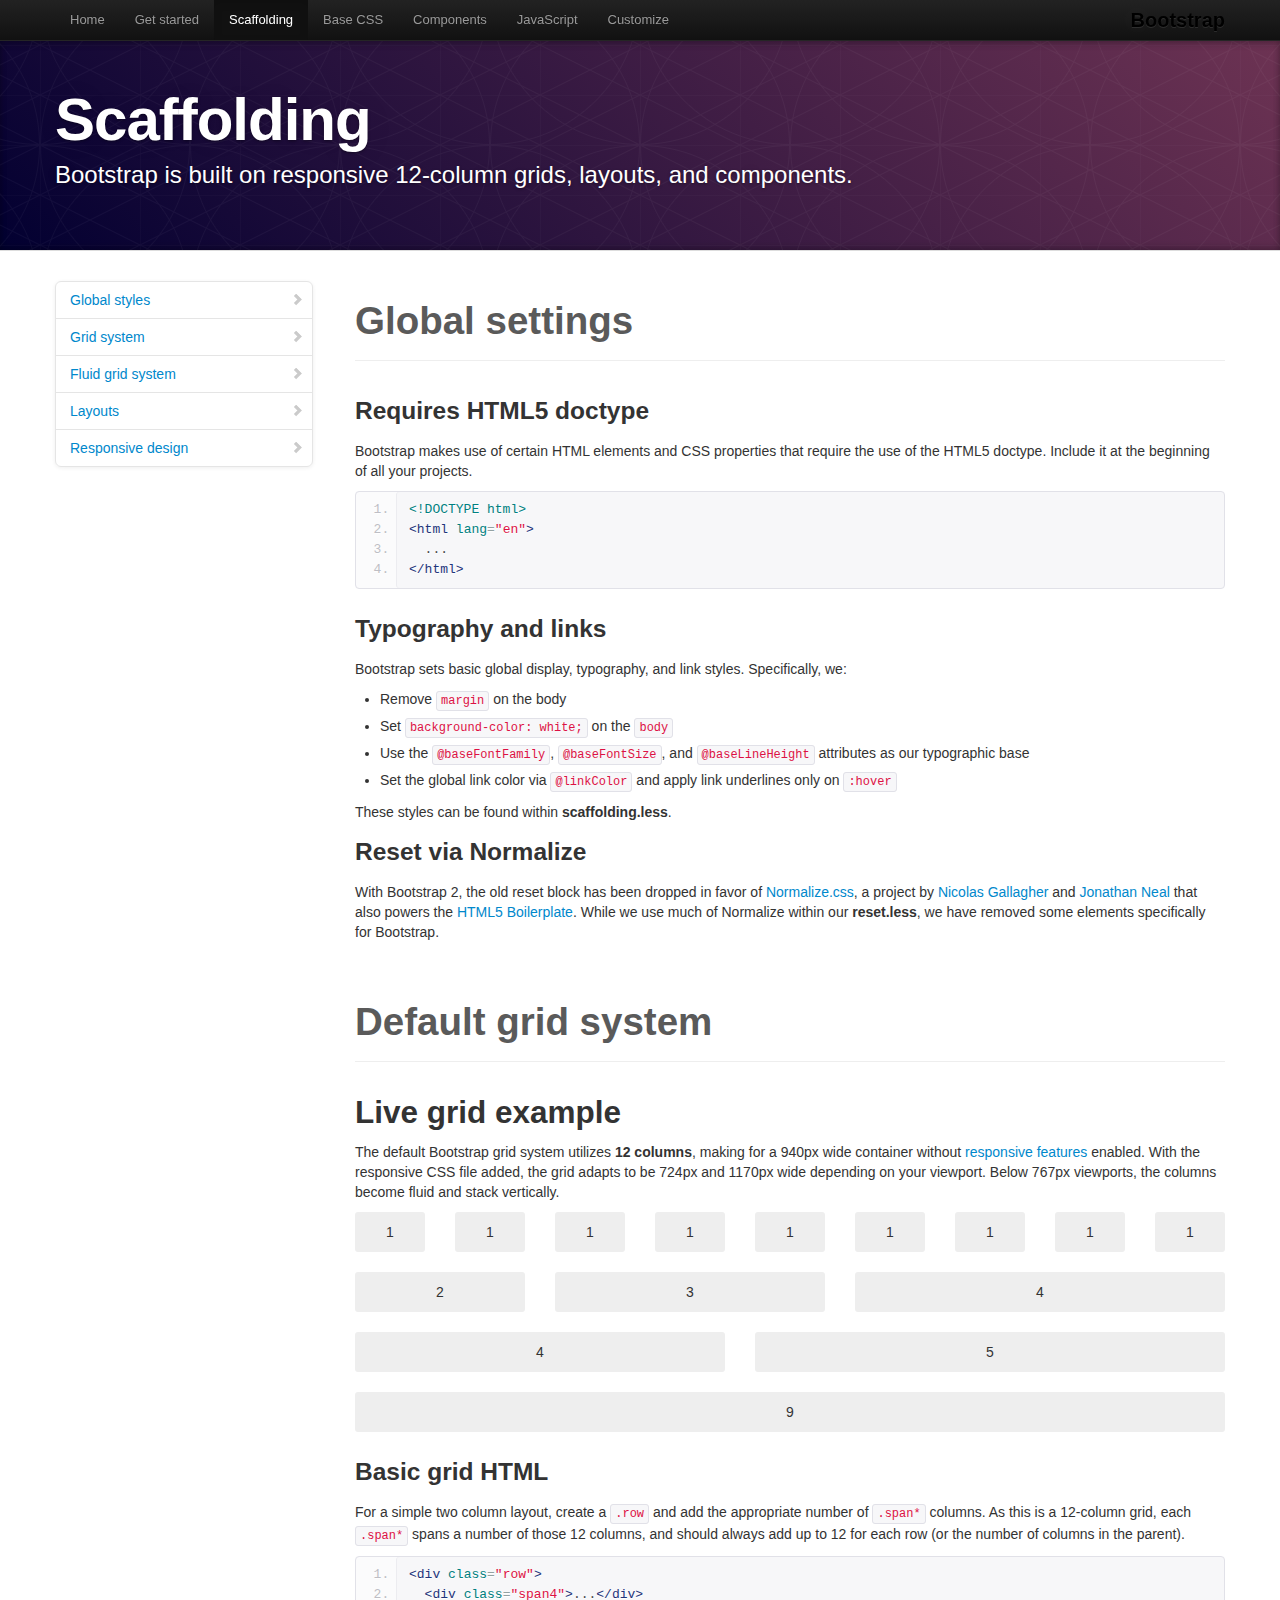
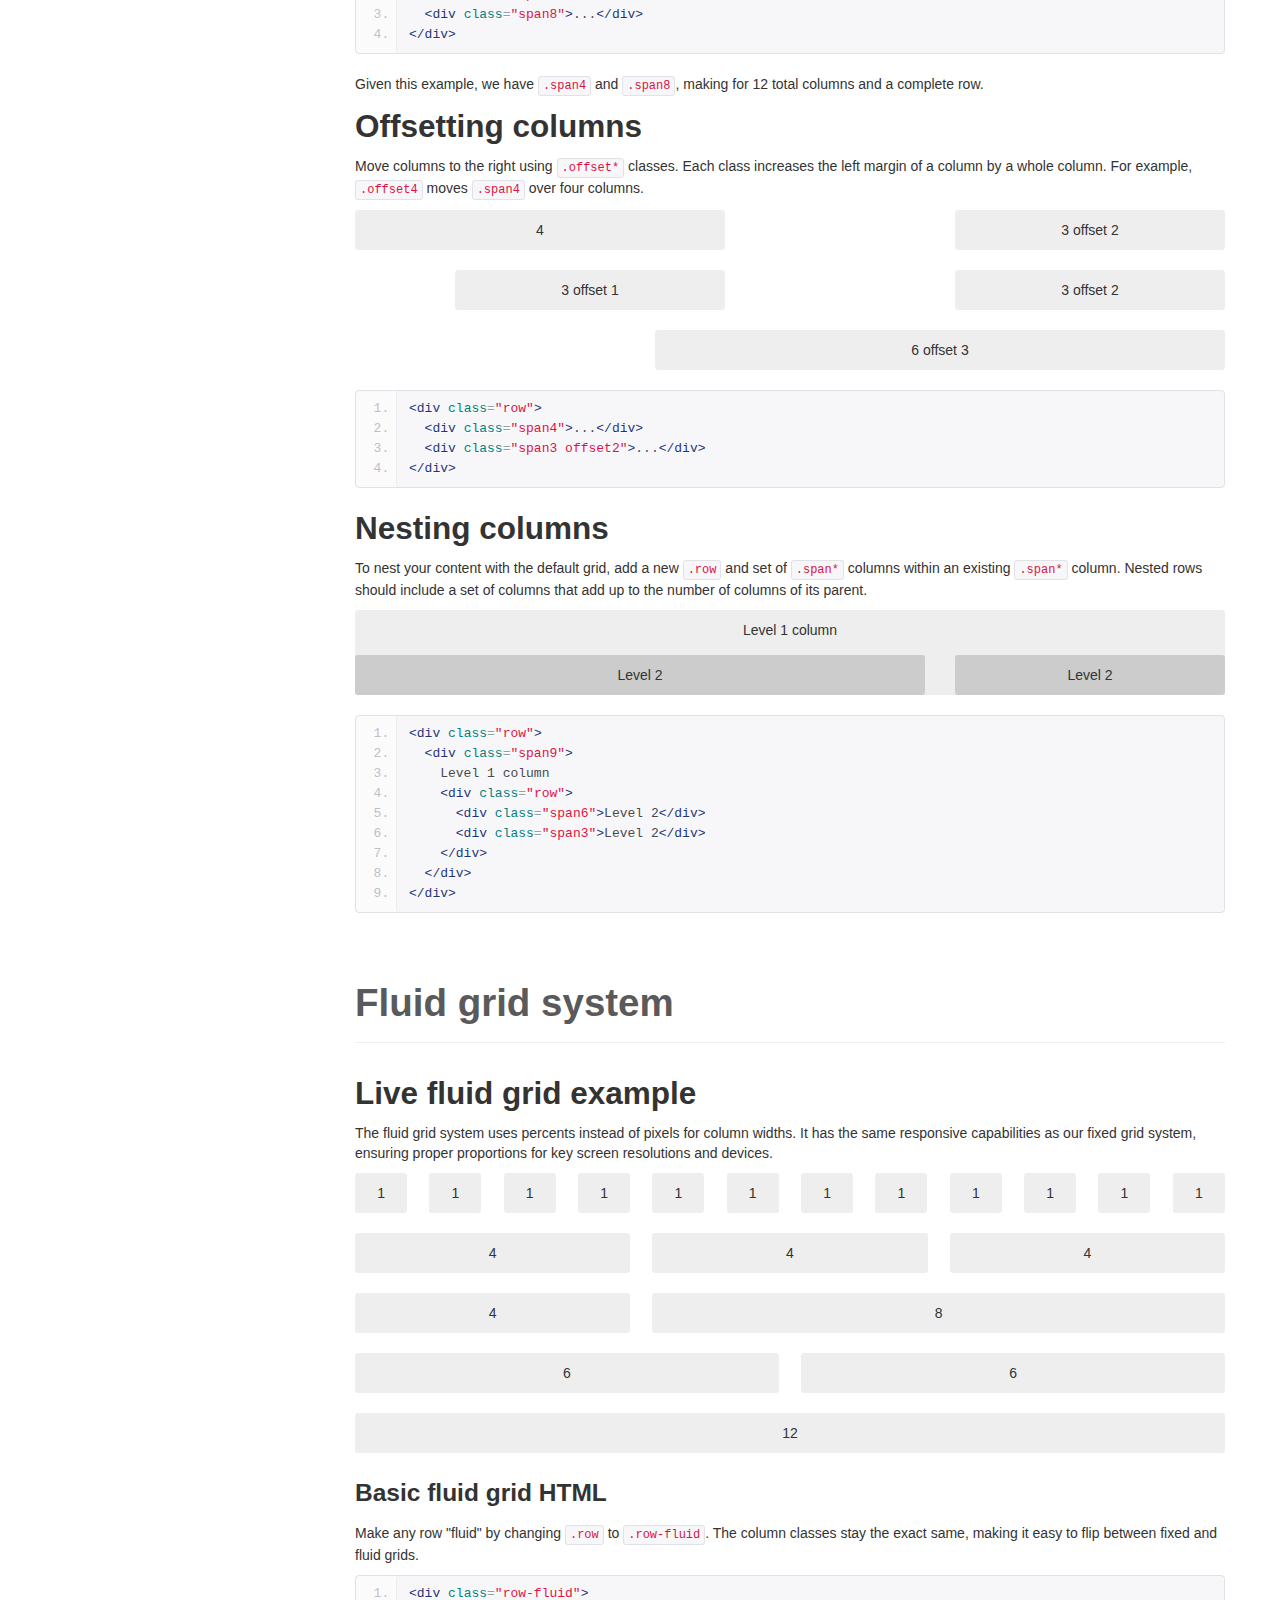
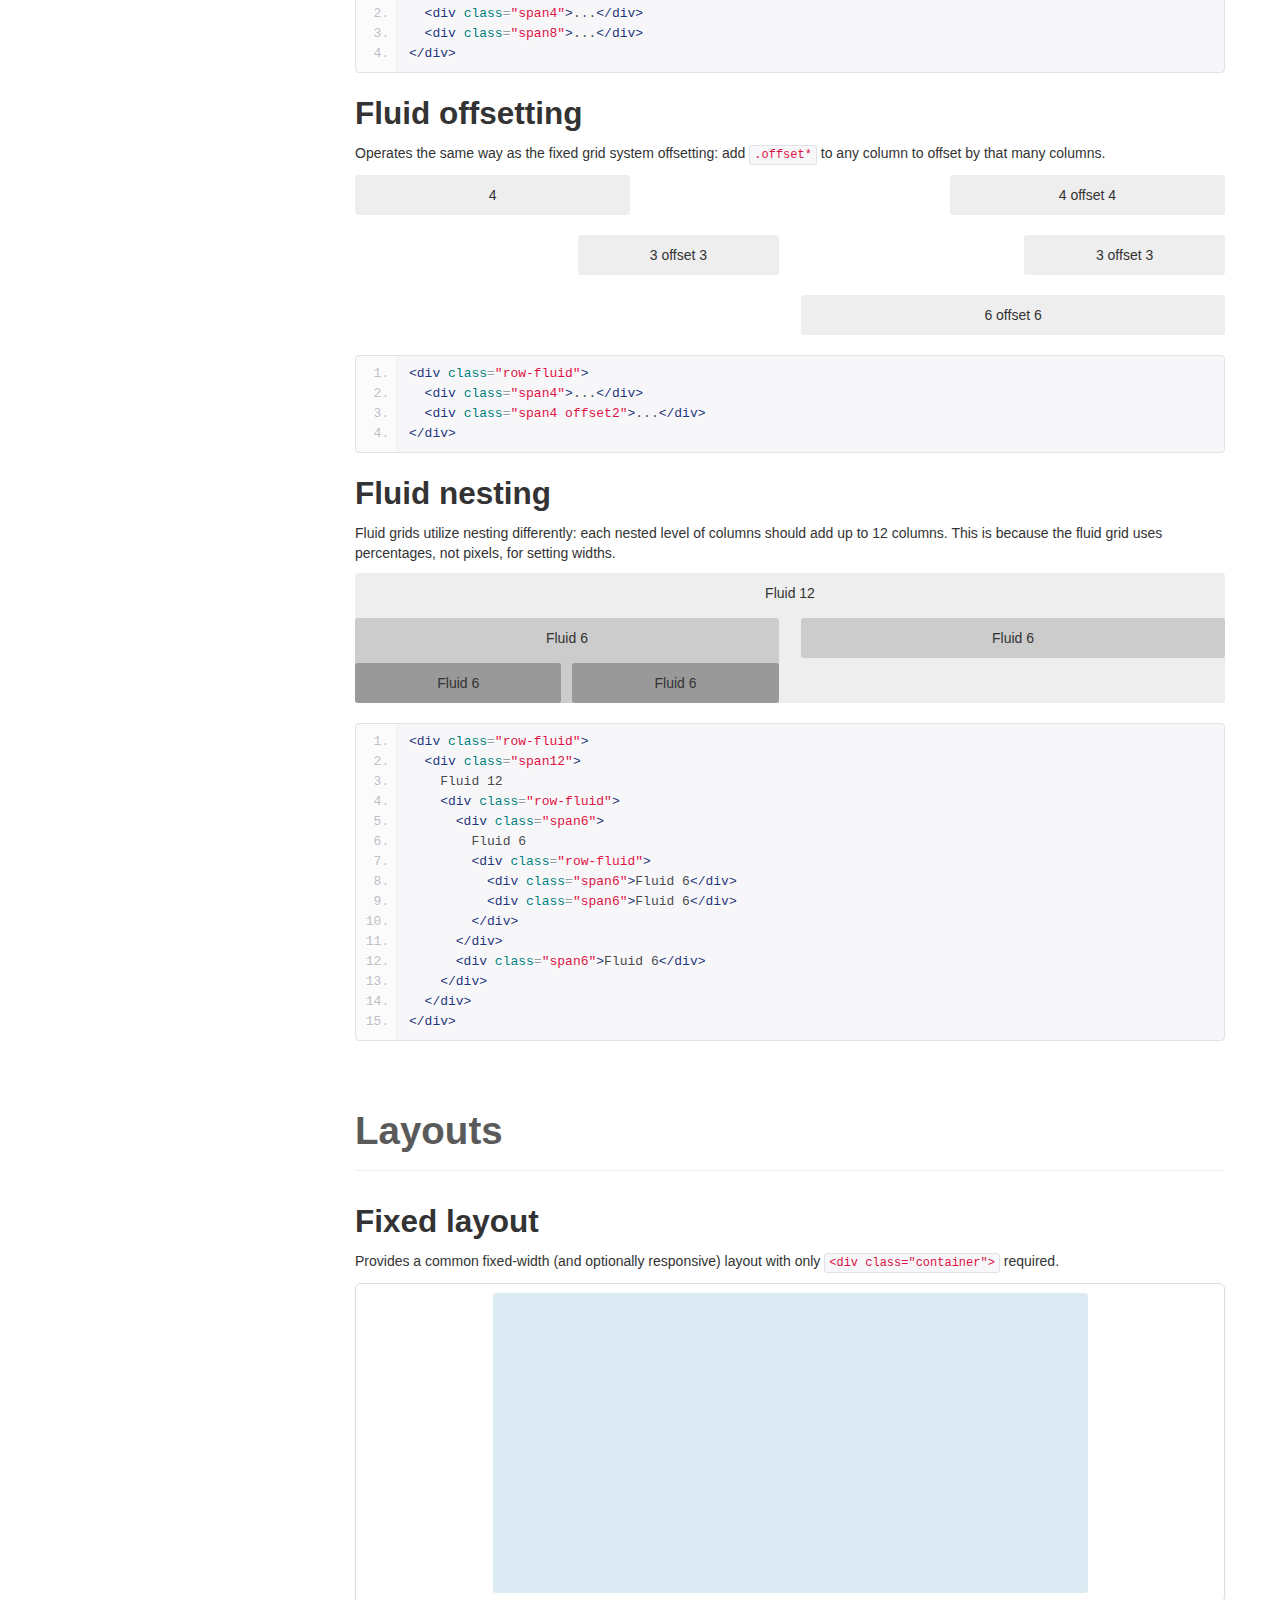
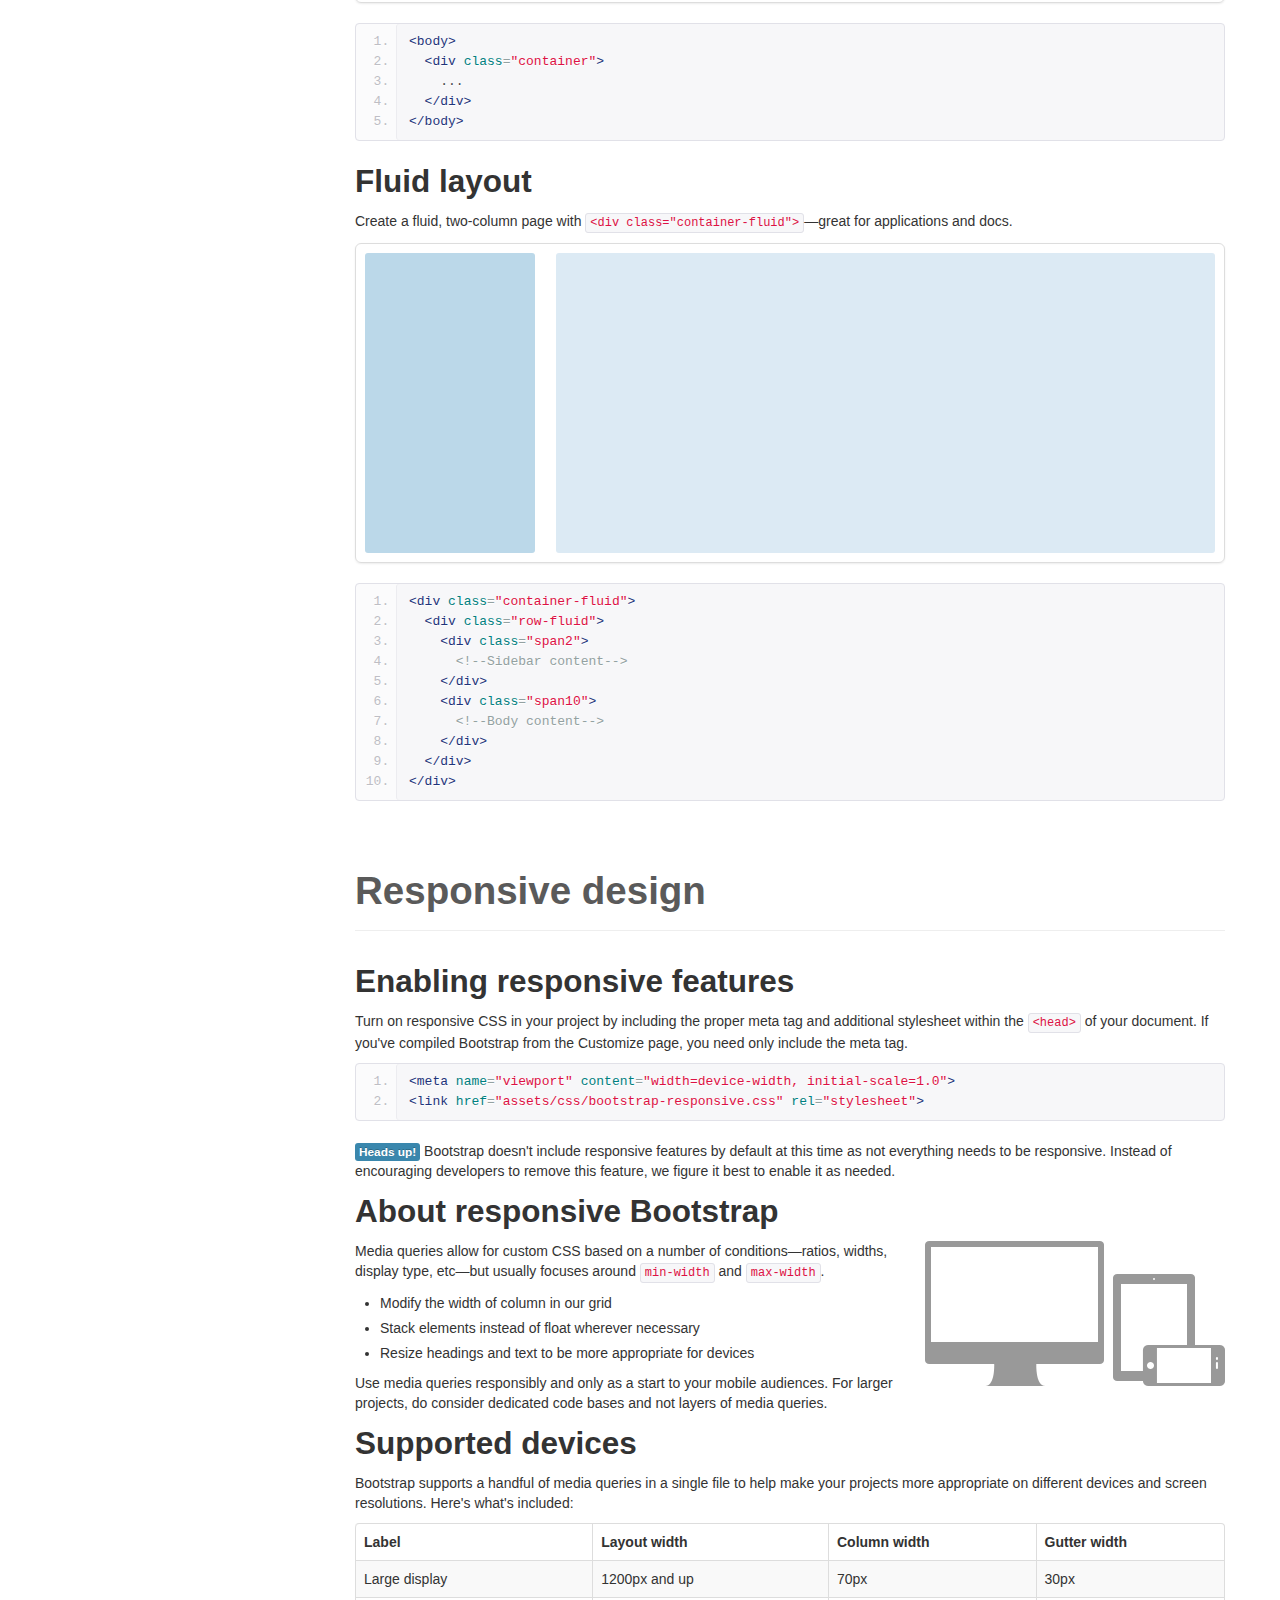
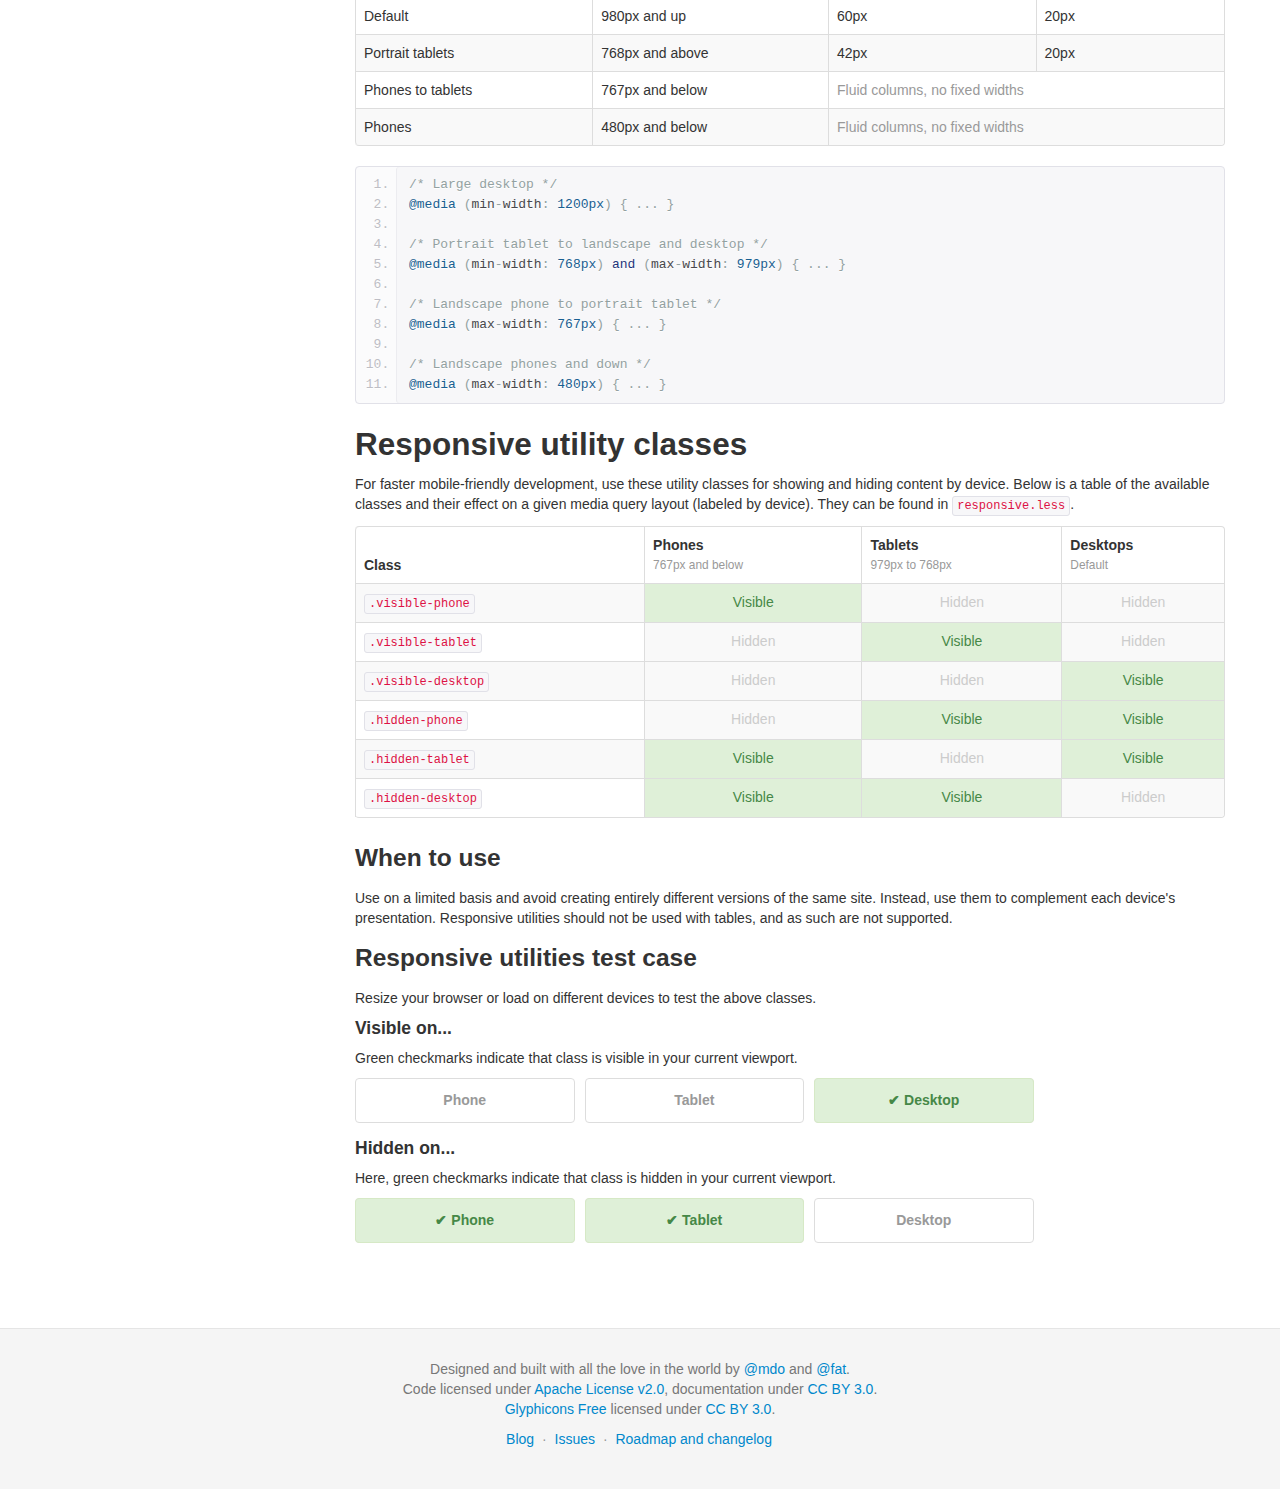
<file: difts2015/twitter-bootstrap-558bc52/docs/scaffolding.html>
<!DOCTYPE html>
<html lang="en">
  <head>
    <meta charset="utf-8">
    <title>Scaffolding · Bootstrap</title>
    <meta name="viewport" content="width=device-width, initial-scale=1.0">
    <meta name="description" content="">
    <meta name="author" content="">

    <!-- Le styles -->
    <link href="assets/css/bootstrap.css" rel="stylesheet">
    <link href="assets/css/bootstrap-responsive.css" rel="stylesheet">
    <link href="assets/css/docs.css" rel="stylesheet">
    <link href="assets/js/google-code-prettify/prettify.css" rel="stylesheet">

    <!-- Le HTML5 shim, for IE6-8 support of HTML5 elements -->
    <!--[if lt IE 9]>
      <script src="http://html5shim.googlecode.com/svn/trunk/html5.js"></script>
    <![endif]-->

    <!-- Le fav and touch icons -->
    <link rel="apple-touch-icon-precomposed" sizes="144x144" href="assets/ico/apple-touch-icon-144-precomposed.png">
    <link rel="apple-touch-icon-precomposed" sizes="114x114" href="assets/ico/apple-touch-icon-114-precomposed.png">
      <link rel="apple-touch-icon-precomposed" sizes="72x72" href="assets/ico/apple-touch-icon-72-precomposed.png">
                    <link rel="apple-touch-icon-precomposed" href="assets/ico/apple-touch-icon-57-precomposed.png">
                                   <link rel="shortcut icon" href="assets/ico/favicon.png">

  </head>

  <body data-spy="scroll" data-target=".bs-docs-sidebar">

    <!-- Navbar
    ================================================== -->
    <div class="navbar navbar-inverse navbar-fixed-top">
      <div class="navbar-inner">
        <div class="container">
          <button type="button" class="btn btn-navbar" data-toggle="collapse" data-target=".nav-collapse">
            <span class="icon-bar"></span>
            <span class="icon-bar"></span>
            <span class="icon-bar"></span>
          </button>
          <a class="brand" href="./index.html">Bootstrap</a>
          <div class="nav-collapse collapse">
            <ul class="nav">
              <li class="">
                <a href="./index.html">Home</a>
              </li>
              <li class="">
                <a href="./getting-started.html">Get started</a>
              </li>
              <li class="active">
                <a href="./scaffolding.html">Scaffolding</a>
              </li>
              <li class="">
                <a href="./base-css.html">Base CSS</a>
              </li>
              <li class="">
                <a href="./components.html">Components</a>
              </li>
              <li class="">
                <a href="./javascript.html">JavaScript</a>
              </li>
              <li class="">
                <a href="./customize.html">Customize</a>
              </li>
            </ul>
          </div>
        </div>
      </div>
    </div>

<!-- Subhead
================================================== -->
<header class="jumbotron subhead" id="overview">
  <div class="container">
    <h1>Scaffolding</h1>
    <p class="lead">Bootstrap is built on responsive 12-column grids, layouts, and components.</p>
  </div>
</header>

  <div class="container">

    <!-- Docs nav
    ================================================== -->
    <div class="row">
      <div class="span3 bs-docs-sidebar">
        <ul class="nav nav-list bs-docs-sidenav">
          <li><a href="#global"><i class="icon-chevron-right"></i> Global styles</a></li>
          <li><a href="#gridSystem"><i class="icon-chevron-right"></i> Grid system</a></li>
          <li><a href="#fluidGridSystem"><i class="icon-chevron-right"></i> Fluid grid system</a></li>
          <li><a href="#layouts"><i class="icon-chevron-right"></i> Layouts</a></li>
          <li><a href="#responsive"><i class="icon-chevron-right"></i> Responsive design</a></li>
        </ul>
      </div>
      <div class="span9">



        <!-- Global Bootstrap settings
        ================================================== -->
        <section id="global">
          <div class="page-header">
            <h1>Global settings</h1>
          </div>

          <h3>Requires HTML5 doctype</h3>
          <p>Bootstrap makes use of certain HTML elements and CSS properties that require the use of the HTML5 doctype. Include it at the beginning of all your projects.</p>
<pre class="prettyprint linenums">
&lt;!DOCTYPE html&gt;
&lt;html lang="en"&gt;
  ...
&lt;/html&gt;
</pre>

          <h3>Typography and links</h3>
          <p>Bootstrap sets basic global display, typography, and link styles. Specifically, we:</p>
          <ul>
            <li>Remove <code>margin</code> on the body</li>
            <li>Set <code>background-color: white;</code> on the <code>body</code></li>
            <li>Use the <code>@baseFontFamily</code>, <code>@baseFontSize</code>, and <code>@baseLineHeight</code> attributes as our typographic base</li>
            <li>Set the global link color via <code>@linkColor</code> and apply link underlines only on <code>:hover</code></li>
          </ul>
          <p>These styles can be found within <strong>scaffolding.less</strong>.</p>

          <h3>Reset via Normalize</h3>
          <p>With Bootstrap 2, the old reset block has been dropped in favor of <a href="http://necolas.github.com/normalize.css/" target="_blank">Normalize.css</a>, a project by <a href="http://twitter.com/necolas" target="_blank">Nicolas Gallagher</a> and <a href="http://twitter.com/jon_neal" target="_blank">Jonathan Neal</a> that also powers the <a href="http://html5boilerplate.com" target="_blank">HTML5 Boilerplate</a>. While we use much of Normalize within our <strong>reset.less</strong>, we have removed some elements specifically for Bootstrap.</p>

        </section>




        <!-- Grid system
        ================================================== -->
        <section id="gridSystem">
          <div class="page-header">
            <h1>Default grid system</h1>
          </div>

          <h2>Live grid example</h2>
          <p>The default Bootstrap grid system utilizes <strong>12 columns</strong>, making for a 940px wide container without <a href="./scaffolding.html#responsive">responsive features</a> enabled. With the responsive CSS file added, the grid adapts to be 724px and 1170px wide depending on your viewport. Below 767px viewports, the columns become fluid and stack vertically.</p>
          <div class="bs-docs-grid">
            <div class="row show-grid">
              <div class="span1">1</div>
              <div class="span1">1</div>
              <div class="span1">1</div>
              <div class="span1">1</div>
              <div class="span1">1</div>
              <div class="span1">1</div>
              <div class="span1">1</div>
              <div class="span1">1</div>
              <div class="span1">1</div>
            </div>
            <div class="row show-grid">
              <div class="span2">2</div>
              <div class="span3">3</div>
              <div class="span4">4</div>
            </div>
            <div class="row show-grid">
              <div class="span4">4</div>
              <div class="span5">5</div>
            </div>
            <div class="row show-grid">
              <div class="span9">9</div>
            </div>
          </div>

          <h3>Basic grid HTML</h3>
          <p>For a simple two column layout, create a <code>.row</code> and add the appropriate number of <code>.span*</code> columns. As this is a 12-column grid, each <code>.span*</code> spans a number of those 12 columns, and should always add up to 12 for each row (or the number of columns in the parent).</p>
<pre class="prettyprint linenums">
&lt;div class="row"&gt;
  &lt;div class="span4"&gt;...&lt;/div&gt;
  &lt;div class="span8"&gt;...&lt;/div&gt;
&lt;/div&gt;
</pre>
          <p>Given this example, we have <code>.span4</code> and <code>.span8</code>, making for 12 total columns and a complete row.</p>

          <h2>Offsetting columns</h2>
          <p>Move columns to the right using <code>.offset*</code> classes. Each class increases the left margin of a column by a whole column. For example, <code>.offset4</code> moves <code>.span4</code> over four columns.</p>
          <div class="bs-docs-grid">
            <div class="row show-grid">
              <div class="span4">4</div>
              <div class="span3 offset2">3 offset 2</div>
            </div><!-- /row -->
            <div class="row show-grid">
              <div class="span3 offset1">3 offset 1</div>
              <div class="span3 offset2">3 offset 2</div>
            </div><!-- /row -->
            <div class="row show-grid">
              <div class="span6 offset3">6 offset 3</div>
            </div><!-- /row -->
          </div>
<pre class="prettyprint linenums">
&lt;div class="row"&gt;
  &lt;div class="span4"&gt;...&lt;/div&gt;
  &lt;div class="span3 offset2"&gt;...&lt;/div&gt;
&lt;/div&gt;
</pre>

          <h2>Nesting columns</h2>
          <p>To nest your content with the default grid, add a new <code>.row</code> and set of <code>.span*</code> columns within an existing <code>.span*</code> column. Nested rows should include a set of columns that add up to the number of columns of its parent.</p>
          <div class="row show-grid">
            <div class="span9">
              Level 1 column
              <div class="row show-grid">
                <div class="span6">
                  Level 2
                </div>
                <div class="span3">
                  Level 2
                </div>
              </div>
            </div>
          </div>
<pre class="prettyprint linenums">
&lt;div class="row"&gt;
  &lt;div class="span9"&gt;
    Level 1 column
    &lt;div class="row"&gt;
      &lt;div class="span6"&gt;Level 2&lt;/div&gt;
      &lt;div class="span3"&gt;Level 2&lt;/div&gt;
    &lt;/div&gt;
  &lt;/div&gt;
&lt;/div&gt;
</pre>
        </section>



        <!-- Fluid grid system
        ================================================== -->
        <section id="fluidGridSystem">
          <div class="page-header">
            <h1>Fluid grid system</h1>
          </div>

          <h2>Live fluid grid example</h2>
          <p>The fluid grid system uses percents instead of pixels for column widths. It has the same responsive capabilities as our fixed grid system, ensuring proper proportions for key screen resolutions and devices.</p>
          <div class="bs-docs-grid">
            <div class="row-fluid show-grid">
              <div class="span1">1</div>
              <div class="span1">1</div>
              <div class="span1">1</div>
              <div class="span1">1</div>
              <div class="span1">1</div>
              <div class="span1">1</div>
              <div class="span1">1</div>
              <div class="span1">1</div>
              <div class="span1">1</div>
              <div class="span1">1</div>
              <div class="span1">1</div>
              <div class="span1">1</div>
            </div>
            <div class="row-fluid show-grid">
              <div class="span4">4</div>
              <div class="span4">4</div>
              <div class="span4">4</div>
            </div>
            <div class="row-fluid show-grid">
              <div class="span4">4</div>
              <div class="span8">8</div>
            </div>
            <div class="row-fluid show-grid">
              <div class="span6">6</div>
              <div class="span6">6</div>
            </div>
            <div class="row-fluid show-grid">
              <div class="span12">12</div>
            </div>
          </div>

          <h3>Basic fluid grid HTML</h3>
          <p>Make any row "fluid" by changing <code>.row</code> to <code>.row-fluid</code>. The column classes stay the exact same, making it easy to flip between fixed and fluid grids.</p>
<pre class="prettyprint linenums">
&lt;div class="row-fluid"&gt;
  &lt;div class="span4"&gt;...&lt;/div&gt;
  &lt;div class="span8"&gt;...&lt;/div&gt;
&lt;/div&gt;
</pre>

          <h2>Fluid offsetting</h2>
          <p>Operates the same way as the fixed grid system offsetting: add <code>.offset*</code> to any column to offset by that many columns.</p>
          <div class="bs-docs-grid">
            <div class="row-fluid show-grid">
              <div class="span4">4</div>
              <div class="span4 offset4">4 offset 4</div>
            </div><!-- /row -->
            <div class="row-fluid show-grid">
              <div class="span3 offset3">3 offset 3</div>
              <div class="span3 offset3">3 offset 3</div>
            </div><!-- /row -->
            <div class="row-fluid show-grid">
              <div class="span6 offset6">6 offset 6</div>
            </div><!-- /row -->
          </div>
<pre class="prettyprint linenums">
&lt;div class="row-fluid"&gt;
  &lt;div class="span4"&gt;...&lt;/div&gt;
  &lt;div class="span4 offset2"&gt;...&lt;/div&gt;
&lt;/div&gt;
</pre>

          <h2>Fluid nesting</h2>
          <p>Fluid grids utilize nesting differently: each nested level of columns should add up to 12 columns. This is because the fluid grid uses percentages, not pixels, for setting widths.</p>
          <div class="row-fluid show-grid">
            <div class="span12">
              Fluid 12
              <div class="row-fluid show-grid">
                <div class="span6">
                  Fluid 6
                  <div class="row-fluid show-grid">
                    <div class="span6">
                      Fluid 6
                    </div>
                    <div class="span6">
                      Fluid 6
                    </div>
                  </div>
                </div>
                <div class="span6">
                  Fluid 6
                </div>
              </div>
            </div>
          </div>
<pre class="prettyprint linenums">
&lt;div class="row-fluid"&gt;
  &lt;div class="span12"&gt;
    Fluid 12
    &lt;div class="row-fluid"&gt;
      &lt;div class="span6"&gt;
        Fluid 6
        &lt;div class="row-fluid"&gt;
          &lt;div class="span6"&gt;Fluid 6&lt;/div&gt;
          &lt;div class="span6"&gt;Fluid 6&lt;/div&gt;
        &lt;/div&gt;
      &lt;/div&gt;
      &lt;div class="span6"&gt;Fluid 6&lt;/div&gt;
    &lt;/div&gt;
  &lt;/div&gt;
&lt;/div&gt;
</pre>

        </section>




        <!-- Layouts (Default and fluid)
        ================================================== -->
        <section id="layouts">
          <div class="page-header">
            <h1>Layouts</h1>
          </div>

          <h2>Fixed layout</h2>
          <p>Provides a common fixed-width (and optionally responsive) layout with only <code>&lt;div class="container"&gt;</code> required.</p>
          <div class="mini-layout">
            <div class="mini-layout-body"></div>
          </div>
<pre class="prettyprint linenums">
&lt;body&gt;
  &lt;div class="container"&gt;
    ...
  &lt;/div&gt;
&lt;/body&gt;
</pre>

          <h2>Fluid layout</h2>
          <p>Create a fluid, two-column page with <code>&lt;div class="container-fluid"&gt;</code>&mdash;great for applications and docs.</p>
          <div class="mini-layout fluid">
            <div class="mini-layout-sidebar"></div>
            <div class="mini-layout-body"></div>
          </div>
<pre class="prettyprint linenums">
&lt;div class="container-fluid"&gt;
  &lt;div class="row-fluid"&gt;
    &lt;div class="span2"&gt;
      &lt;!--Sidebar content--&gt;
    &lt;/div&gt;
    &lt;div class="span10"&gt;
      &lt;!--Body content--&gt;
    &lt;/div&gt;
  &lt;/div&gt;
&lt;/div&gt;
</pre>
        </section>




        <!-- Responsive design
        ================================================== -->
        <section id="responsive">
          <div class="page-header">
            <h1>Responsive design</h1>
          </div>

          <h2>Enabling responsive features</h2>
          <p>Turn on responsive CSS in your project by including the proper meta tag and additional stylesheet within the <code>&lt;head&gt;</code> of your document. If you've compiled Bootstrap from the Customize page, you need only include the meta tag.</p>
<pre class="prettyprint linenums">
&lt;meta name="viewport" content="width=device-width, initial-scale=1.0"&gt;
&lt;link href="assets/css/bootstrap-responsive.css" rel="stylesheet"&gt;
</pre>
          <p><span class="label label-info">Heads up!</span>  Bootstrap doesn't include responsive features by default at this time as not everything needs to be responsive. Instead of encouraging developers to remove this feature, we figure it best to enable it as needed.</p>

          <h2>About responsive Bootstrap</h2>
          <img src="assets/img/responsive-illustrations.png" alt="Responsive devices" style="float: right; margin: 0 0 20px 20px;">
          <p>Media queries allow for custom CSS based on a number of conditions&mdash;ratios, widths, display type, etc&mdash;but usually focuses around <code>min-width</code> and <code>max-width</code>.</p>
          <ul>
            <li>Modify the width of column in our grid</li>
            <li>Stack elements instead of float wherever necessary</li>
            <li>Resize headings and text to be more appropriate for devices</li>
          </ul>
          <p>Use media queries responsibly and only as a start to your mobile audiences. For larger projects, do consider dedicated code bases and not layers of media queries.</p>

          <h2>Supported devices</h2>
          <p>Bootstrap supports a handful of media queries in a single file to help make your projects more appropriate on different devices and screen resolutions. Here's what's included:</p>
          <table class="table table-bordered table-striped">
            <thead>
              <tr>
                <th>Label</th>
                <th>Layout width</th>
                <th>Column width</th>
                <th>Gutter width</th>
              </tr>
            </thead>
            <tbody>
              <tr>
                <td>Large display</td>
                <td>1200px and up</td>
                <td>70px</td>
                <td>30px</td>
              </tr>
              <tr>
                <td>Default</td>
                <td>980px and up</td>
                <td>60px</td>
                <td>20px</td>
              </tr>
              <tr>
                <td>Portrait tablets</td>
                <td>768px and above</td>
                <td>42px</td>
                <td>20px</td>
              </tr>
              <tr>
                <td>Phones to tablets</td>
                <td>767px and below</td>
                <td class="muted" colspan="2">Fluid columns, no fixed widths</td>
              </tr>
              <tr>
                <td>Phones</td>
                <td>480px and below</td>
                <td class="muted" colspan="2">Fluid columns, no fixed widths</td>
              </tr>
            </tbody>
          </table>
<pre class="prettyprint linenums">
/* Large desktop */
@media (min-width: 1200px) { ... }

/* Portrait tablet to landscape and desktop */
@media (min-width: 768px) and (max-width: 979px) { ... }

/* Landscape phone to portrait tablet */
@media (max-width: 767px) { ... }

/* Landscape phones and down */
@media (max-width: 480px) { ... }
</pre>


          <h2>Responsive utility classes</h2>
          <p>For faster mobile-friendly development, use these utility classes for showing and hiding content by device. Below is a table of the available classes and their effect on a given media query layout (labeled by device). They can be found in <code>responsive.less</code>.</p>
          <table class="table table-bordered table-striped responsive-utilities">
            <thead>
              <tr>
                <th>Class</th>
                <th>Phones <small>767px and below</small></th>
                <th>Tablets <small>979px to 768px</small></th>
                <th>Desktops <small>Default</small></th>
              </tr>
            </thead>
            <tbody>
              <tr>
                <th><code>.visible-phone</code></th>
                <td class="is-visible">Visible</td>
                <td class="is-hidden">Hidden</td>
                <td class="is-hidden">Hidden</td>
              </tr>
              <tr>
                <th><code>.visible-tablet</code></th>
                <td class="is-hidden">Hidden</td>
                <td class="is-visible">Visible</td>
                <td class="is-hidden">Hidden</td>
              </tr>
              <tr>
                <th><code>.visible-desktop</code></th>
                <td class="is-hidden">Hidden</td>
                <td class="is-hidden">Hidden</td>
                <td class="is-visible">Visible</td>
              </tr>
              <tr>
                <th><code>.hidden-phone</code></th>
                <td class="is-hidden">Hidden</td>
                <td class="is-visible">Visible</td>
                <td class="is-visible">Visible</td>
              </tr>
              <tr>
                <th><code>.hidden-tablet</code></th>
                <td class="is-visible">Visible</td>
                <td class="is-hidden">Hidden</td>
                <td class="is-visible">Visible</td>
              </tr>
              <tr>
                <th><code>.hidden-desktop</code></th>
                <td class="is-visible">Visible</td>
                <td class="is-visible">Visible</td>
                <td class="is-hidden">Hidden</td>
              </tr>
            </tbody>
          </table>

          <h3>When to use</h3>
          <p>Use on a limited basis and avoid creating entirely different versions of the same site. Instead, use them to complement each device's presentation. Responsive utilities should not be used with tables, and as such are not supported.</p>

          <h3>Responsive utilities test case</h3>
          <p>Resize your browser or load on different devices to test the above classes.</p>
          <h4>Visible on...</h4>
          <p>Green checkmarks indicate that class is visible in your current viewport.</p>
          <ul class="responsive-utilities-test">
            <li>Phone<span class="visible-phone">&#10004; Phone</span></li>
            <li>Tablet<span class="visible-tablet">&#10004; Tablet</span></li>
            <li>Desktop<span class="visible-desktop">&#10004; Desktop</span></li>
          </ul>
          <h4>Hidden on...</h4>
          <p>Here, green checkmarks indicate that class is hidden in your current viewport.</p>
          <ul class="responsive-utilities-test hidden-on">
            <li>Phone<span class="hidden-phone">&#10004; Phone</span></li>
            <li>Tablet<span class="hidden-tablet">&#10004; Tablet</span></li>
            <li>Desktop<span class="hidden-desktop">&#10004; Desktop</span></li>
          </ul>

        </section>



      </div>
    </div>

  </div>



    <!-- Footer
    ================================================== -->
    <footer class="footer">
      <div class="container">
        <p>Designed and built with all the love in the world by <a href="http://twitter.com/mdo" target="_blank">@mdo</a> and <a href="http://twitter.com/fat" target="_blank">@fat</a>.</p>
        <p>Code licensed under <a href="http://www.apache.org/licenses/LICENSE-2.0" target="_blank">Apache License v2.0</a>, documentation under <a href="http://creativecommons.org/licenses/by/3.0/">CC BY 3.0</a>.</p>
        <p><a href="http://glyphicons.com">Glyphicons Free</a> licensed under <a href="http://creativecommons.org/licenses/by/3.0/">CC BY 3.0</a>.</p>
        <ul class="footer-links">
          <li><a href="http://blog.getbootstrap.com">Blog</a></li>
          <li class="muted">&middot;</li>
          <li><a href="https://github.com/twitter/bootstrap/issues?state=open">Issues</a></li>
          <li class="muted">&middot;</li>
          <li><a href="https://github.com/twitter/bootstrap/wiki">Roadmap and changelog</a></li>
        </ul>
      </div>
    </footer>



    <!-- Le javascript
    ================================================== -->
    <!-- Placed at the end of the document so the pages load faster -->
    <script type="text/javascript" src="http://platform.twitter.com/widgets.js"></script>
    <script src="assets/js/jquery.js"></script>
    <script src="assets/js/bootstrap-transition.js"></script>
    <script src="assets/js/bootstrap-alert.js"></script>
    <script src="assets/js/bootstrap-modal.js"></script>
    <script src="assets/js/bootstrap-dropdown.js"></script>
    <script src="assets/js/bootstrap-scrollspy.js"></script>
    <script src="assets/js/bootstrap-tab.js"></script>
    <script src="assets/js/bootstrap-tooltip.js"></script>
    <script src="assets/js/bootstrap-popover.js"></script>
    <script src="assets/js/bootstrap-button.js"></script>
    <script src="assets/js/bootstrap-collapse.js"></script>
    <script src="assets/js/bootstrap-carousel.js"></script>
    <script src="assets/js/bootstrap-typeahead.js"></script>
    <script src="assets/js/bootstrap-affix.js"></script>

    <script src="assets/js/holder/holder.js"></script>
    <script src="assets/js/google-code-prettify/prettify.js"></script>

    <script src="assets/js/application.js"></script>



  </body>
</html>
</file>
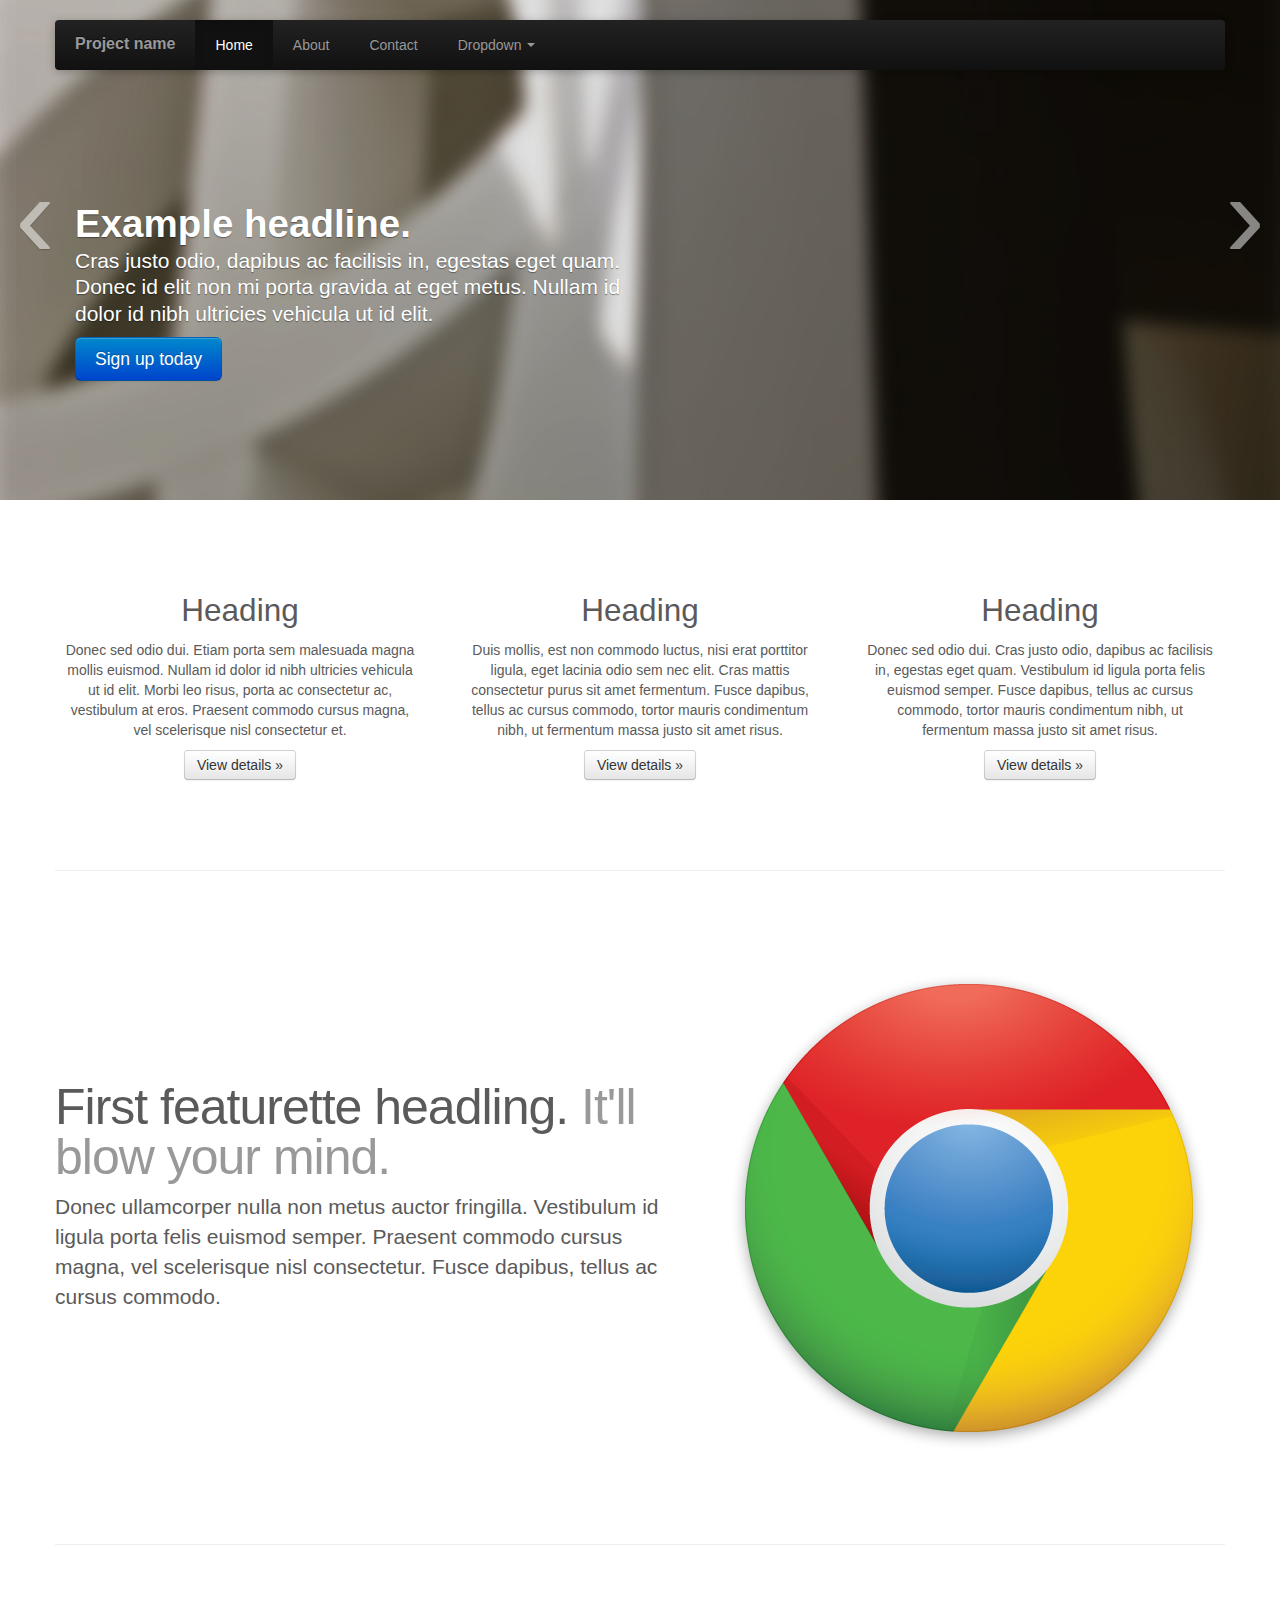
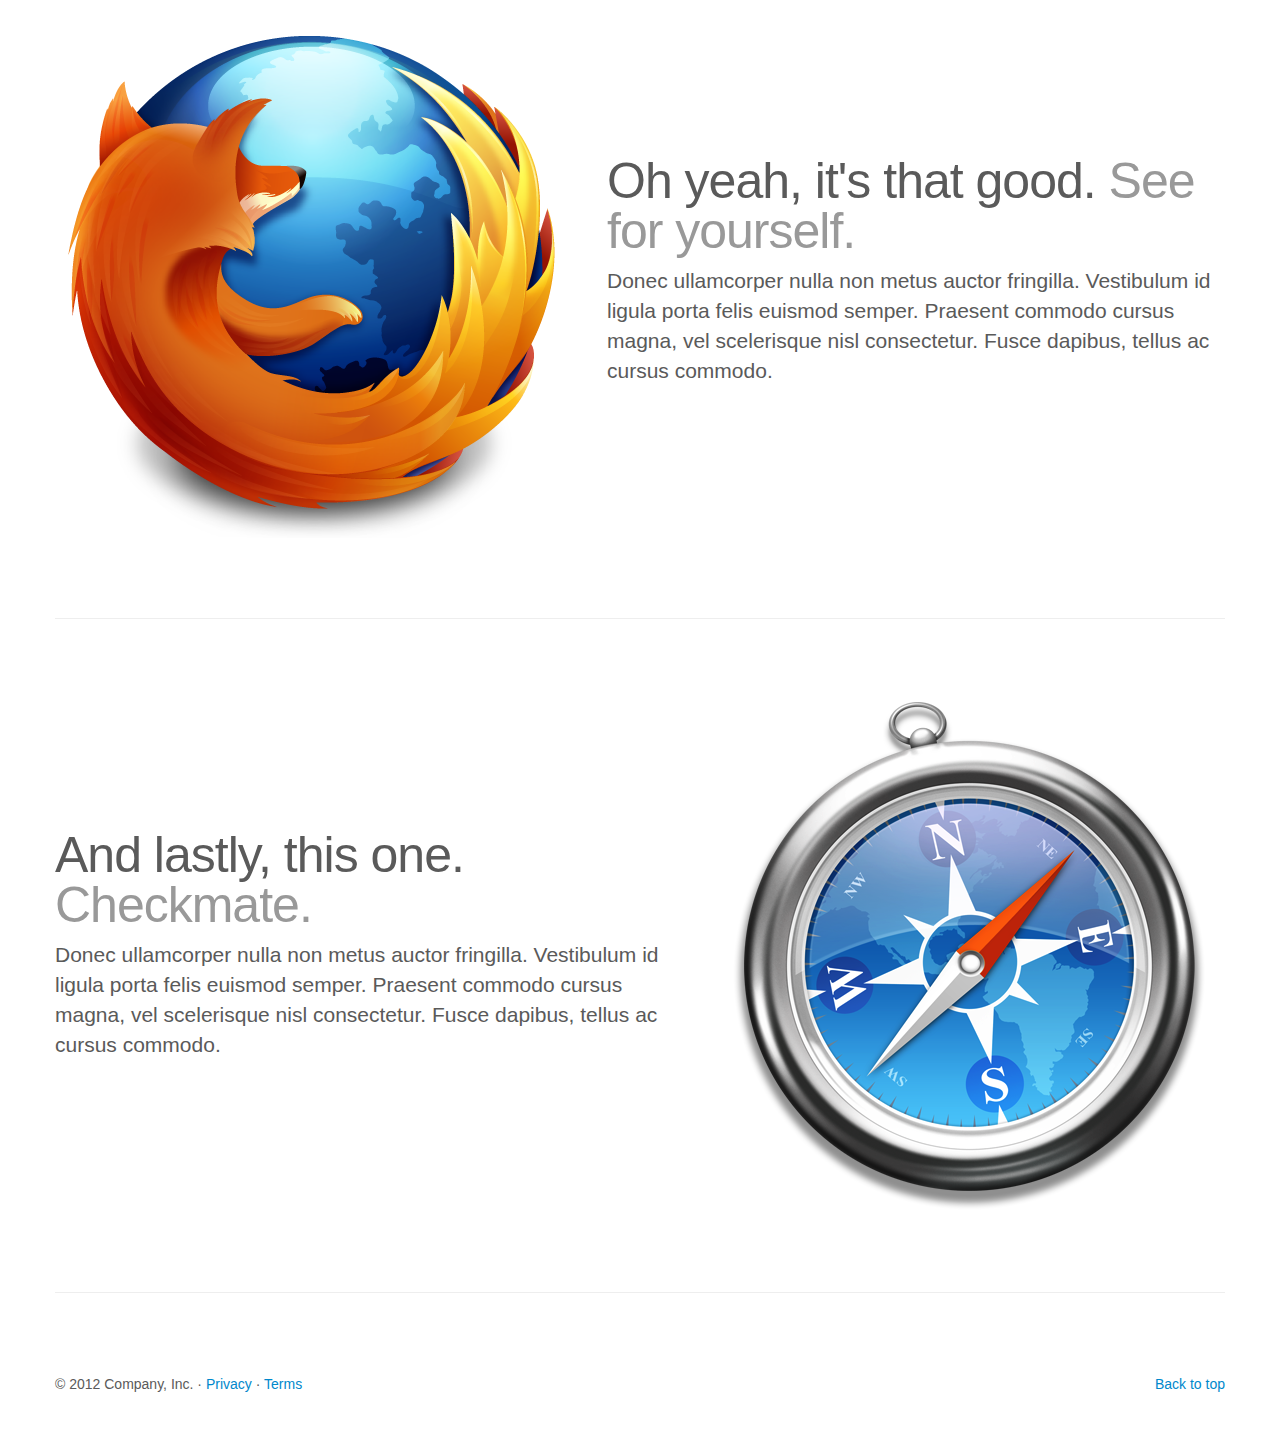
<file: difts2015/twitter-bootstrap-558bc52/docs/examples/carousel.html>
<!DOCTYPE html>
<html lang="en">
  <head>
    <meta charset="utf-8">
    <title>Carousel Template &middot; Bootstrap</title>
    <meta name="viewport" content="width=device-width, initial-scale=1.0">
    <meta name="description" content="">
    <meta name="author" content="">

    <!-- Le styles -->
    <link href="../assets/css/bootstrap.css" rel="stylesheet">
    <link href="../assets/css/bootstrap-responsive.css" rel="stylesheet">
    <style>

    /* GLOBAL STYLES
    -------------------------------------------------- */
    /* Padding below the footer and lighter body text */

    body {
      padding-bottom: 40px;
      color: #5a5a5a;
    }



    /* CUSTOMIZE THE NAVBAR
    -------------------------------------------------- */

    /* Special class on .container surrounding .navbar, used for positioning it into place. */
    .navbar-wrapper {
      position: absolute;
      top: 0;
      left: 0;
      right: 0;
      z-index: 10;
      margin-top: 20px;
      margin-bottom: -90px; /* Negative margin to pull up carousel. 90px is roughly margins and height of navbar. */
    }
    .navbar-wrapper .navbar {

    }

    /* Remove border and change up box shadow for more contrast */
    .navbar .navbar-inner {
      border: 0;
      -webkit-box-shadow: 0 2px 10px rgba(0,0,0,.25);
         -moz-box-shadow: 0 2px 10px rgba(0,0,0,.25);
              box-shadow: 0 2px 10px rgba(0,0,0,.25);
    }

    /* Downsize the brand/project name a bit */
    .navbar .brand {
      padding: 14px 20px 16px; /* Increase vertical padding to match navbar links */
      font-size: 16px;
      font-weight: bold;
      text-shadow: 0 -1px 0 rgba(0,0,0,.5);
    }

    /* Navbar links: increase padding for taller navbar */
    .navbar .nav > li > a {
      padding: 15px 20px;
    }

    /* Offset the responsive button for proper vertical alignment */
    .navbar .btn-navbar {
      margin-top: 10px;
    }



    /* CUSTOMIZE THE NAVBAR
    -------------------------------------------------- */

    /* Carousel base class */
    .carousel {
      margin-bottom: 60px;
    }

    .carousel .container {
      position: relative;
      z-index: 9;
    }

    .carousel-control {
      height: 80px;
      margin-top: 0;
      font-size: 120px;
      text-shadow: 0 1px 1px rgba(0,0,0,.4);
      background-color: transparent;
      border: 0;
    }

    .carousel .item {
      height: 500px;
    }
    .carousel img {
      position: absolute;
      top: 0;
      left: 0;
      min-width: 100%;
      height: 500px;
    }

    .carousel-caption {
      background-color: transparent;
      position: static;
      max-width: 550px;
      padding: 0 20px;
      margin-top: 200px;
    }
    .carousel-caption h1,
    .carousel-caption .lead {
      margin: 0;
      line-height: 1.25;
      color: #fff;
      text-shadow: 0 1px 1px rgba(0,0,0,.4);
    }
    .carousel-caption .btn {
      margin-top: 10px;
    }



    /* MARKETING CONTENT
    -------------------------------------------------- */

    /* Center align the text within the three columns below the carousel */
    .marketing .span4 {
      text-align: center;
    }
    .marketing h2 {
      font-weight: normal;
    }
    .marketing .span4 p {
      margin-left: 10px;
      margin-right: 10px;
    }


    /* Featurettes
    ------------------------- */

    .featurette-divider {
      margin: 80px 0; /* Space out the Bootstrap <hr> more */
    }
    .featurette {
      padding-top: 120px; /* Vertically center images part 1: add padding above and below text. */
      overflow: hidden; /* Vertically center images part 2: clear their floats. */
    }
    .featurette-image {
      margin-top: -120px; /* Vertically center images part 3: negative margin up the image the same amount of the padding to center it. */
    }

    /* Give some space on the sides of the floated elements so text doesn't run right into it. */
    .featurette-image.pull-left {
      margin-right: 40px;
    }
    .featurette-image.pull-right {
      margin-left: 40px;
    }

    /* Thin out the marketing headings */
    .featurette-heading {
      font-size: 50px;
      font-weight: 300;
      line-height: 1;
      letter-spacing: -1px;
    }



    /* RESPONSIVE CSS
    -------------------------------------------------- */

    @media (max-width: 979px) {

      .container.navbar-wrapper {
        margin-bottom: 0;
        width: auto;
      }
      .navbar-inner {
        border-radius: 0;
        margin: -20px 0;
      }

      .carousel .item {
        height: 500px;
      }
      .carousel img {
        width: auto;
        height: 500px;
      }

      .featurette {
        height: auto;
        padding: 0;
      }
      .featurette-image.pull-left,
      .featurette-image.pull-right {
        display: block;
        float: none;
        max-width: 40%;
        margin: 0 auto 20px;
      }
    }


    @media (max-width: 767px) {

      .navbar-inner {
        margin: -20px;
      }

      .carousel {
        margin-left: -20px;
        margin-right: -20px;
      }
      .carousel .container {

      }
      .carousel .item {
        height: 300px;
      }
      .carousel img {
        height: 300px;
      }
      .carousel-caption {
        width: 65%;
        padding: 0 70px;
        margin-top: 100px;
      }
      .carousel-caption h1 {
        font-size: 30px;
      }
      .carousel-caption .lead,
      .carousel-caption .btn {
        font-size: 18px;
      }

      .marketing .span4 + .span4 {
        margin-top: 40px;
      }

      .featurette-heading {
        font-size: 30px;
      }
      .featurette .lead {
        font-size: 18px;
        line-height: 1.5;
      }

    }
    </style>

    <!-- HTML5 shim, for IE6-8 support of HTML5 elements -->
    <!--[if lt IE 9]>
      <script src="http://html5shim.googlecode.com/svn/trunk/html5.js"></script>
    <![endif]-->

    <!-- Fav and touch icons -->
    <link rel="apple-touch-icon-precomposed" sizes="144x144" href="../assets/ico/apple-touch-icon-144-precomposed.png">
    <link rel="apple-touch-icon-precomposed" sizes="114x114" href="../assets/ico/apple-touch-icon-114-precomposed.png">
      <link rel="apple-touch-icon-precomposed" sizes="72x72" href="../assets/ico/apple-touch-icon-72-precomposed.png">
                    <link rel="apple-touch-icon-precomposed" href="../assets/ico/apple-touch-icon-57-precomposed.png">
                                   <link rel="shortcut icon" href="../assets/ico/favicon.png">
  </head>

  <body>



    <!-- NAVBAR
    ================================================== -->
    <div class="navbar-wrapper">
      <!-- Wrap the .navbar in .container to center it within the absolutely positioned parent. -->
      <div class="container">

        <div class="navbar navbar-inverse">
          <div class="navbar-inner">
            <!-- Responsive Navbar Part 1: Button for triggering responsive navbar (not covered in tutorial). Include responsive CSS to utilize. -->
            <a class="btn btn-navbar" data-toggle="collapse" data-target=".nav-collapse">
              <span class="icon-bar"></span>
              <span class="icon-bar"></span>
              <span class="icon-bar"></span>
            </a>
            <a class="brand" href="#">Project name</a>
            <!-- Responsive Navbar Part 2: Place all navbar contents you want collapsed withing .navbar-collapse.collapse. -->
            <div class="nav-collapse collapse">
              <ul class="nav">
                <li class="active"><a href="#">Home</a></li>
                <li><a href="#about">About</a></li>
                <li><a href="#contact">Contact</a></li>
                <!-- Read about Bootstrap dropdowns at http://twitter.github.com/bootstrap/javascript.html#dropdowns -->
                <li class="dropdown">
                  <a href="#" class="dropdown-toggle" data-toggle="dropdown">Dropdown <b class="caret"></b></a>
                  <ul class="dropdown-menu">
                    <li><a href="#">Action</a></li>
                    <li><a href="#">Another action</a></li>
                    <li><a href="#">Something else here</a></li>
                    <li class="divider"></li>
                    <li class="nav-header">Nav header</li>
                    <li><a href="#">Separated link</a></li>
                    <li><a href="#">One more separated link</a></li>
                  </ul>
                </li>
              </ul>
            </div><!--/.nav-collapse -->
          </div><!-- /.navbar-inner -->
        </div><!-- /.navbar -->

      </div> <!-- /.container -->
    </div><!-- /.navbar-wrapper -->



    <!-- Carousel
    ================================================== -->
    <div id="myCarousel" class="carousel slide">
      <div class="carousel-inner">
        <div class="item active">
          <img src="../assets/img/examples/slide-01.jpg" alt="">
          <div class="container">
            <div class="carousel-caption">
              <h1>Example headline.</h1>
              <p class="lead">Cras justo odio, dapibus ac facilisis in, egestas eget quam. Donec id elit non mi porta gravida at eget metus. Nullam id dolor id nibh ultricies vehicula ut id elit.</p>
              <a class="btn btn-large btn-primary" href="#">Sign up today</a>
            </div>
          </div>
        </div>
        <div class="item">
          <img src="../assets/img/examples/slide-02.jpg" alt="">
          <div class="container">
            <div class="carousel-caption">
              <h1>Another example headline.</h1>
              <p class="lead">Cras justo odio, dapibus ac facilisis in, egestas eget quam. Donec id elit non mi porta gravida at eget metus. Nullam id dolor id nibh ultricies vehicula ut id elit.</p>
              <a class="btn btn-large btn-primary" href="#">Learn more</a>
            </div>
          </div>
        </div>
        <div class="item">
          <img src="../assets/img/examples/slide-03.jpg" alt="">
          <div class="container">
            <div class="carousel-caption">
              <h1>One more for good measure.</h1>
              <p class="lead">Cras justo odio, dapibus ac facilisis in, egestas eget quam. Donec id elit non mi porta gravida at eget metus. Nullam id dolor id nibh ultricies vehicula ut id elit.</p>
              <a class="btn btn-large btn-primary" href="#">Browse gallery</a>
            </div>
          </div>
        </div>
      </div>
      <a class="left carousel-control" href="#myCarousel" data-slide="prev">&lsaquo;</a>
      <a class="right carousel-control" href="#myCarousel" data-slide="next">&rsaquo;</a>
    </div><!-- /.carousel -->



    <!-- Marketing messaging and featurettes
    ================================================== -->
    <!-- Wrap the rest of the page in another container to center all the content. -->

    <div class="container marketing">

      <!-- Three columns of text below the carousel -->
      <div class="row">
        <div class="span4">
          <img class="img-circle" data-src="holder.js/140x140">
          <h2>Heading</h2>
          <p>Donec sed odio dui. Etiam porta sem malesuada magna mollis euismod. Nullam id dolor id nibh ultricies vehicula ut id elit. Morbi leo risus, porta ac consectetur ac, vestibulum at eros. Praesent commodo cursus magna, vel scelerisque nisl consectetur et.</p>
          <p><a class="btn" href="#">View details &raquo;</a></p>
        </div><!-- /.span4 -->
        <div class="span4">
          <img class="img-circle" data-src="holder.js/140x140">
          <h2>Heading</h2>
          <p>Duis mollis, est non commodo luctus, nisi erat porttitor ligula, eget lacinia odio sem nec elit. Cras mattis consectetur purus sit amet fermentum. Fusce dapibus, tellus ac cursus commodo, tortor mauris condimentum nibh, ut fermentum massa justo sit amet risus.</p>
          <p><a class="btn" href="#">View details &raquo;</a></p>
        </div><!-- /.span4 -->
        <div class="span4">
          <img class="img-circle" data-src="holder.js/140x140">
          <h2>Heading</h2>
          <p>Donec sed odio dui. Cras justo odio, dapibus ac facilisis in, egestas eget quam. Vestibulum id ligula porta felis euismod semper. Fusce dapibus, tellus ac cursus commodo, tortor mauris condimentum nibh, ut fermentum massa justo sit amet risus.</p>
          <p><a class="btn" href="#">View details &raquo;</a></p>
        </div><!-- /.span4 -->
      </div><!-- /.row -->


      <!-- START THE FEATURETTES -->

      <hr class="featurette-divider">

      <div class="featurette">
        <img class="featurette-image pull-right" src="../assets/img/examples/browser-icon-chrome.png">
        <h2 class="featurette-heading">First featurette headling. <span class="muted">It'll blow your mind.</span></h2>
        <p class="lead">Donec ullamcorper nulla non metus auctor fringilla. Vestibulum id ligula porta felis euismod semper. Praesent commodo cursus magna, vel scelerisque nisl consectetur. Fusce dapibus, tellus ac cursus commodo.</p>
      </div>

      <hr class="featurette-divider">

      <div class="featurette">
        <img class="featurette-image pull-left" src="../assets/img/examples/browser-icon-firefox.png">
        <h2 class="featurette-heading">Oh yeah, it's that good. <span class="muted">See for yourself.</span></h2>
        <p class="lead">Donec ullamcorper nulla non metus auctor fringilla. Vestibulum id ligula porta felis euismod semper. Praesent commodo cursus magna, vel scelerisque nisl consectetur. Fusce dapibus, tellus ac cursus commodo.</p>
      </div>

      <hr class="featurette-divider">

      <div class="featurette">
        <img class="featurette-image pull-right" src="../assets/img/examples/browser-icon-safari.png">
        <h2 class="featurette-heading">And lastly, this one. <span class="muted">Checkmate.</span></h2>
        <p class="lead">Donec ullamcorper nulla non metus auctor fringilla. Vestibulum id ligula porta felis euismod semper. Praesent commodo cursus magna, vel scelerisque nisl consectetur. Fusce dapibus, tellus ac cursus commodo.</p>
      </div>

      <hr class="featurette-divider">

      <!-- /END THE FEATURETTES -->


      <!-- FOOTER -->
      <footer>
        <p class="pull-right"><a href="#">Back to top</a></p>
        <p>&copy; 2012 Company, Inc. &middot; <a href="#">Privacy</a> &middot; <a href="#">Terms</a></p>
      </footer>

    </div><!-- /.container -->



    <!-- Le javascript
    ================================================== -->
    <!-- Placed at the end of the document so the pages load faster -->
    <script src="../assets/js/jquery.js"></script>
    <script src="../assets/js/bootstrap-transition.js"></script>
    <script src="../assets/js/bootstrap-alert.js"></script>
    <script src="../assets/js/bootstrap-modal.js"></script>
    <script src="../assets/js/bootstrap-dropdown.js"></script>
    <script src="../assets/js/bootstrap-scrollspy.js"></script>
    <script src="../assets/js/bootstrap-tab.js"></script>
    <script src="../assets/js/bootstrap-tooltip.js"></script>
    <script src="../assets/js/bootstrap-popover.js"></script>
    <script src="../assets/js/bootstrap-button.js"></script>
    <script src="../assets/js/bootstrap-collapse.js"></script>
    <script src="../assets/js/bootstrap-carousel.js"></script>
    <script src="../assets/js/bootstrap-typeahead.js"></script>
    <script>
      !function ($) {
        $(function(){
          // carousel demo
          $('#myCarousel').carousel()
        })
      }(window.jQuery)
    </script>
  </body>
</html>
</file>
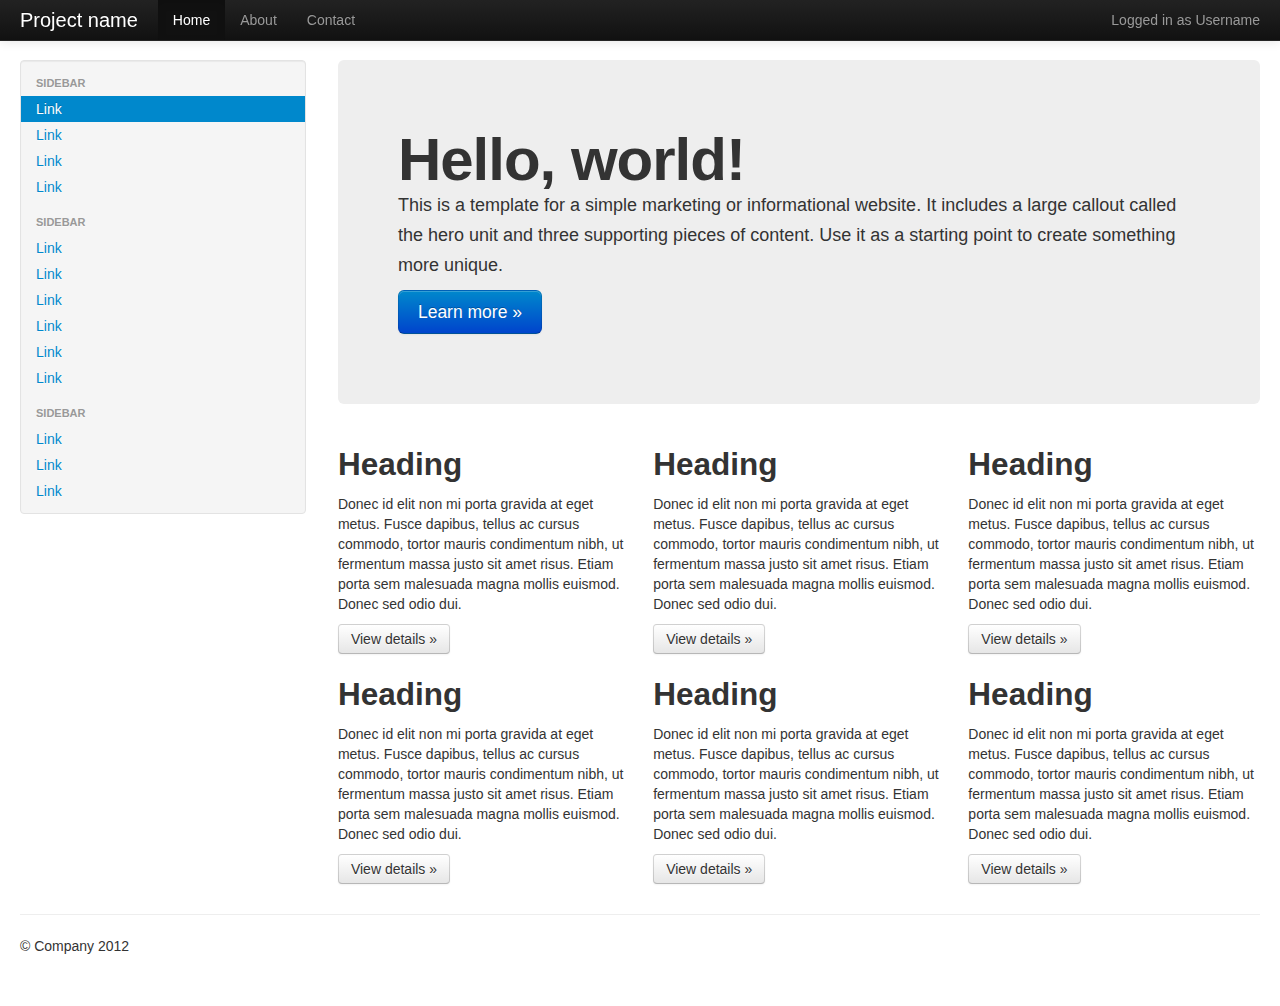
<file: difts2015/twitter-bootstrap-558bc52/docs/examples/fluid.html>
<!DOCTYPE html>
<html lang="en">
  <head>
    <meta charset="utf-8">
    <title>Bootstrap, from Twitter</title>
    <meta name="viewport" content="width=device-width, initial-scale=1.0">
    <meta name="description" content="">
    <meta name="author" content="">

    <!-- Le styles -->
    <link href="../assets/css/bootstrap.css" rel="stylesheet">
    <style type="text/css">
      body {
        padding-top: 60px;
        padding-bottom: 40px;
      }
      .sidebar-nav {
        padding: 9px 0;
      }
    </style>
    <link href="../assets/css/bootstrap-responsive.css" rel="stylesheet">

    <!-- HTML5 shim, for IE6-8 support of HTML5 elements -->
    <!--[if lt IE 9]>
      <script src="http://html5shim.googlecode.com/svn/trunk/html5.js"></script>
    <![endif]-->

    <!-- Fav and touch icons -->
    <link rel="apple-touch-icon-precomposed" sizes="144x144" href="../assets/ico/apple-touch-icon-144-precomposed.png">
    <link rel="apple-touch-icon-precomposed" sizes="114x114" href="../assets/ico/apple-touch-icon-114-precomposed.png">
      <link rel="apple-touch-icon-precomposed" sizes="72x72" href="../assets/ico/apple-touch-icon-72-precomposed.png">
                    <link rel="apple-touch-icon-precomposed" href="../assets/ico/apple-touch-icon-57-precomposed.png">
                                   <link rel="shortcut icon" href="../assets/ico/favicon.png">
  </head>

  <body>

    <div class="navbar navbar-inverse navbar-fixed-top">
      <div class="navbar-inner">
        <div class="container-fluid">
          <a class="btn btn-navbar" data-toggle="collapse" data-target=".nav-collapse">
            <span class="icon-bar"></span>
            <span class="icon-bar"></span>
            <span class="icon-bar"></span>
          </a>
          <a class="brand" href="#">Project name</a>
          <div class="nav-collapse collapse">
            <p class="navbar-text pull-right">
              Logged in as <a href="#" class="navbar-link">Username</a>
            </p>
            <ul class="nav">
              <li class="active"><a href="#">Home</a></li>
              <li><a href="#about">About</a></li>
              <li><a href="#contact">Contact</a></li>
            </ul>
          </div><!--/.nav-collapse -->
        </div>
      </div>
    </div>

    <div class="container-fluid">
      <div class="row-fluid">
        <div class="span3">
          <div class="well sidebar-nav">
            <ul class="nav nav-list">
              <li class="nav-header">Sidebar</li>
              <li class="active"><a href="#">Link</a></li>
              <li><a href="#">Link</a></li>
              <li><a href="#">Link</a></li>
              <li><a href="#">Link</a></li>
              <li class="nav-header">Sidebar</li>
              <li><a href="#">Link</a></li>
              <li><a href="#">Link</a></li>
              <li><a href="#">Link</a></li>
              <li><a href="#">Link</a></li>
              <li><a href="#">Link</a></li>
              <li><a href="#">Link</a></li>
              <li class="nav-header">Sidebar</li>
              <li><a href="#">Link</a></li>
              <li><a href="#">Link</a></li>
              <li><a href="#">Link</a></li>
            </ul>
          </div><!--/.well -->
        </div><!--/span-->
        <div class="span9">
          <div class="hero-unit">
            <h1>Hello, world!</h1>
            <p>This is a template for a simple marketing or informational website. It includes a large callout called the hero unit and three supporting pieces of content. Use it as a starting point to create something more unique.</p>
            <p><a class="btn btn-primary btn-large">Learn more &raquo;</a></p>
          </div>
          <div class="row-fluid">
            <div class="span4">
              <h2>Heading</h2>
              <p>Donec id elit non mi porta gravida at eget metus. Fusce dapibus, tellus ac cursus commodo, tortor mauris condimentum nibh, ut fermentum massa justo sit amet risus. Etiam porta sem malesuada magna mollis euismod. Donec sed odio dui. </p>
              <p><a class="btn" href="#">View details &raquo;</a></p>
            </div><!--/span-->
            <div class="span4">
              <h2>Heading</h2>
              <p>Donec id elit non mi porta gravida at eget metus. Fusce dapibus, tellus ac cursus commodo, tortor mauris condimentum nibh, ut fermentum massa justo sit amet risus. Etiam porta sem malesuada magna mollis euismod. Donec sed odio dui. </p>
              <p><a class="btn" href="#">View details &raquo;</a></p>
            </div><!--/span-->
            <div class="span4">
              <h2>Heading</h2>
              <p>Donec id elit non mi porta gravida at eget metus. Fusce dapibus, tellus ac cursus commodo, tortor mauris condimentum nibh, ut fermentum massa justo sit amet risus. Etiam porta sem malesuada magna mollis euismod. Donec sed odio dui. </p>
              <p><a class="btn" href="#">View details &raquo;</a></p>
            </div><!--/span-->
          </div><!--/row-->
          <div class="row-fluid">
            <div class="span4">
              <h2>Heading</h2>
              <p>Donec id elit non mi porta gravida at eget metus. Fusce dapibus, tellus ac cursus commodo, tortor mauris condimentum nibh, ut fermentum massa justo sit amet risus. Etiam porta sem malesuada magna mollis euismod. Donec sed odio dui. </p>
              <p><a class="btn" href="#">View details &raquo;</a></p>
            </div><!--/span-->
            <div class="span4">
              <h2>Heading</h2>
              <p>Donec id elit non mi porta gravida at eget metus. Fusce dapibus, tellus ac cursus commodo, tortor mauris condimentum nibh, ut fermentum massa justo sit amet risus. Etiam porta sem malesuada magna mollis euismod. Donec sed odio dui. </p>
              <p><a class="btn" href="#">View details &raquo;</a></p>
            </div><!--/span-->
            <div class="span4">
              <h2>Heading</h2>
              <p>Donec id elit non mi porta gravida at eget metus. Fusce dapibus, tellus ac cursus commodo, tortor mauris condimentum nibh, ut fermentum massa justo sit amet risus. Etiam porta sem malesuada magna mollis euismod. Donec sed odio dui. </p>
              <p><a class="btn" href="#">View details &raquo;</a></p>
            </div><!--/span-->
          </div><!--/row-->
        </div><!--/span-->
      </div><!--/row-->

      <hr>

      <footer>
        <p>&copy; Company 2012</p>
      </footer>

    </div><!--/.fluid-container-->

    <!-- Le javascript
    ================================================== -->
    <!-- Placed at the end of the document so the pages load faster -->
    <script src="../assets/js/jquery.js"></script>
    <script src="../assets/js/bootstrap-transition.js"></script>
    <script src="../assets/js/bootstrap-alert.js"></script>
    <script src="../assets/js/bootstrap-modal.js"></script>
    <script src="../assets/js/bootstrap-dropdown.js"></script>
    <script src="../assets/js/bootstrap-scrollspy.js"></script>
    <script src="../assets/js/bootstrap-tab.js"></script>
    <script src="../assets/js/bootstrap-tooltip.js"></script>
    <script src="../assets/js/bootstrap-popover.js"></script>
    <script src="../assets/js/bootstrap-button.js"></script>
    <script src="../assets/js/bootstrap-collapse.js"></script>
    <script src="../assets/js/bootstrap-carousel.js"></script>
    <script src="../assets/js/bootstrap-typeahead.js"></script>

  </body>
</html>
</file>
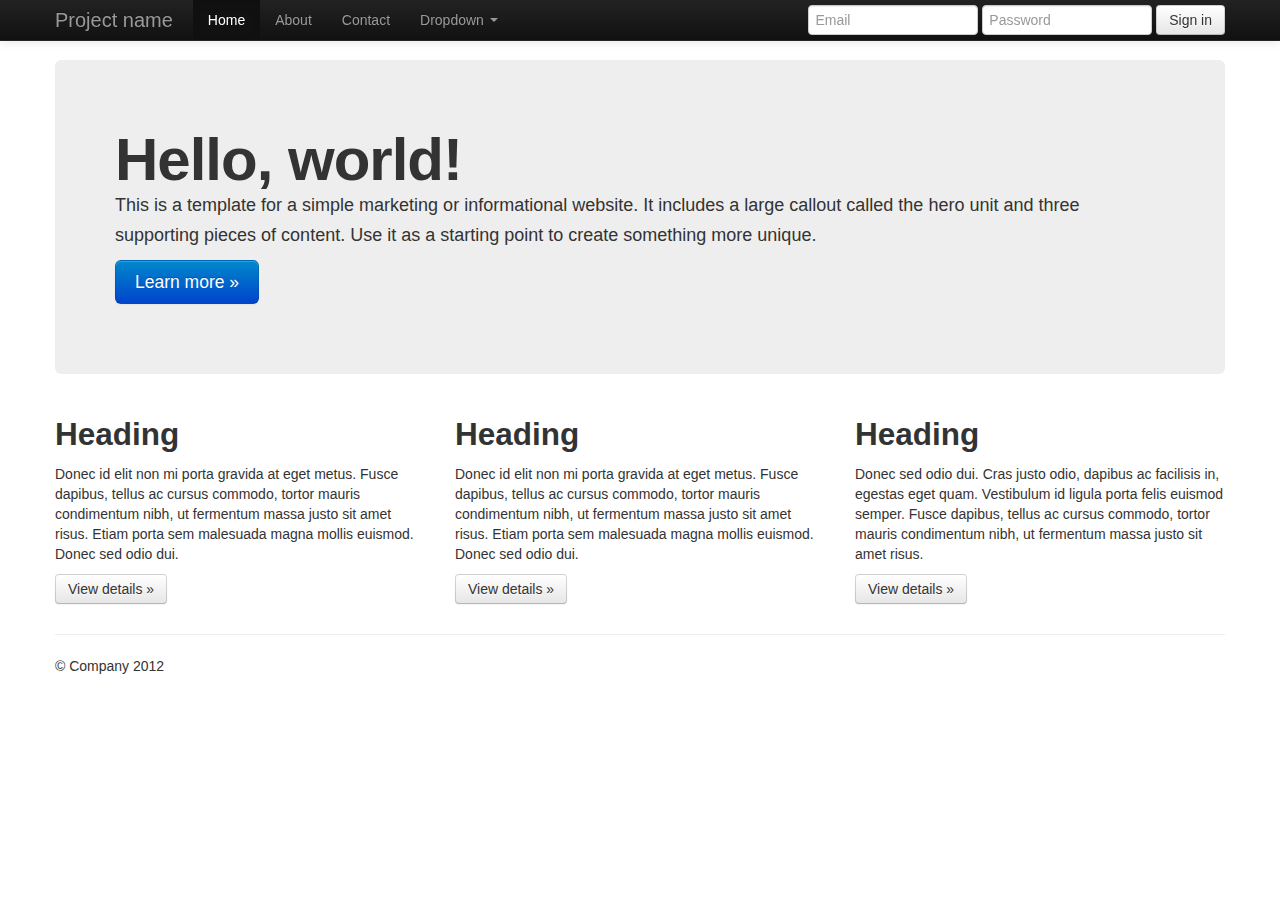
<file: difts2015/twitter-bootstrap-558bc52/docs/examples/hero.html>
<!DOCTYPE html>
<html lang="en">
  <head>
    <meta charset="utf-8">
    <title>Bootstrap, from Twitter</title>
    <meta name="viewport" content="width=device-width, initial-scale=1.0">
    <meta name="description" content="">
    <meta name="author" content="">

    <!-- Le styles -->
    <link href="../assets/css/bootstrap.css" rel="stylesheet">
    <style type="text/css">
      body {
        padding-top: 60px;
        padding-bottom: 40px;
      }
    </style>
    <link href="../assets/css/bootstrap-responsive.css" rel="stylesheet">

    <!-- HTML5 shim, for IE6-8 support of HTML5 elements -->
    <!--[if lt IE 9]>
      <script src="http://html5shim.googlecode.com/svn/trunk/html5.js"></script>
    <![endif]-->

    <!-- Fav and touch icons -->
    <link rel="apple-touch-icon-precomposed" sizes="144x144" href="../assets/ico/apple-touch-icon-144-precomposed.png">
    <link rel="apple-touch-icon-precomposed" sizes="114x114" href="../assets/ico/apple-touch-icon-114-precomposed.png">
      <link rel="apple-touch-icon-precomposed" sizes="72x72" href="../assets/ico/apple-touch-icon-72-precomposed.png">
                    <link rel="apple-touch-icon-precomposed" href="../assets/ico/apple-touch-icon-57-precomposed.png">
                                   <link rel="shortcut icon" href="../assets/ico/favicon.png">
  </head>

  <body>

    <div class="navbar navbar-inverse navbar-fixed-top">
      <div class="navbar-inner">
        <div class="container">
          <a class="btn btn-navbar" data-toggle="collapse" data-target=".nav-collapse">
            <span class="icon-bar"></span>
            <span class="icon-bar"></span>
            <span class="icon-bar"></span>
          </a>
          <a class="brand" href="#">Project name</a>
          <div class="nav-collapse collapse">
            <ul class="nav">
              <li class="active"><a href="#">Home</a></li>
              <li><a href="#about">About</a></li>
              <li><a href="#contact">Contact</a></li>
              <li class="dropdown">
                <a href="#" class="dropdown-toggle" data-toggle="dropdown">Dropdown <b class="caret"></b></a>
                <ul class="dropdown-menu">
                  <li><a href="#">Action</a></li>
                  <li><a href="#">Another action</a></li>
                  <li><a href="#">Something else here</a></li>
                  <li class="divider"></li>
                  <li class="nav-header">Nav header</li>
                  <li><a href="#">Separated link</a></li>
                  <li><a href="#">One more separated link</a></li>
                </ul>
              </li>
            </ul>
            <form class="navbar-form pull-right">
              <input class="span2" type="text" placeholder="Email">
              <input class="span2" type="password" placeholder="Password">
              <button type="submit" class="btn">Sign in</button>
            </form>
          </div><!--/.nav-collapse -->
        </div>
      </div>
    </div>

    <div class="container">

      <!-- Main hero unit for a primary marketing message or call to action -->
      <div class="hero-unit">
        <h1>Hello, world!</h1>
        <p>This is a template for a simple marketing or informational website. It includes a large callout called the hero unit and three supporting pieces of content. Use it as a starting point to create something more unique.</p>
        <p><a class="btn btn-primary btn-large">Learn more &raquo;</a></p>
      </div>

      <!-- Example row of columns -->
      <div class="row">
        <div class="span4">
          <h2>Heading</h2>
          <p>Donec id elit non mi porta gravida at eget metus. Fusce dapibus, tellus ac cursus commodo, tortor mauris condimentum nibh, ut fermentum massa justo sit amet risus. Etiam porta sem malesuada magna mollis euismod. Donec sed odio dui. </p>
          <p><a class="btn" href="#">View details &raquo;</a></p>
        </div>
        <div class="span4">
          <h2>Heading</h2>
          <p>Donec id elit non mi porta gravida at eget metus. Fusce dapibus, tellus ac cursus commodo, tortor mauris condimentum nibh, ut fermentum massa justo sit amet risus. Etiam porta sem malesuada magna mollis euismod. Donec sed odio dui. </p>
          <p><a class="btn" href="#">View details &raquo;</a></p>
       </div>
        <div class="span4">
          <h2>Heading</h2>
          <p>Donec sed odio dui. Cras justo odio, dapibus ac facilisis in, egestas eget quam. Vestibulum id ligula porta felis euismod semper. Fusce dapibus, tellus ac cursus commodo, tortor mauris condimentum nibh, ut fermentum massa justo sit amet risus.</p>
          <p><a class="btn" href="#">View details &raquo;</a></p>
        </div>
      </div>

      <hr>

      <footer>
        <p>&copy; Company 2012</p>
      </footer>

    </div> <!-- /container -->

    <!-- Le javascript
    ================================================== -->
    <!-- Placed at the end of the document so the pages load faster -->
    <script src="../assets/js/jquery.js"></script>
    <script src="../assets/js/bootstrap-transition.js"></script>
    <script src="../assets/js/bootstrap-alert.js"></script>
    <script src="../assets/js/bootstrap-modal.js"></script>
    <script src="../assets/js/bootstrap-dropdown.js"></script>
    <script src="../assets/js/bootstrap-scrollspy.js"></script>
    <script src="../assets/js/bootstrap-tab.js"></script>
    <script src="../assets/js/bootstrap-tooltip.js"></script>
    <script src="../assets/js/bootstrap-popover.js"></script>
    <script src="../assets/js/bootstrap-button.js"></script>
    <script src="../assets/js/bootstrap-collapse.js"></script>
    <script src="../assets/js/bootstrap-carousel.js"></script>
    <script src="../assets/js/bootstrap-typeahead.js"></script>

  </body>
</html>
</file>
<file: difts2015/twitter-bootstrap-558bc52/docs/assets/js/google-code-prettify/prettify.css>
.com { color: #93a1a1; }
.lit { color: #195f91; }
.pun, .opn, .clo { color: #93a1a1; }
.fun { color: #dc322f; }
.str, .atv { color: #D14; }
.kwd, .prettyprint .tag { color: #1e347b; }
.typ, .atn, .dec, .var { color: teal; }
.pln { color: #48484c; }

.prettyprint {
  padding: 8px;
  background-color: #f7f7f9;
  border: 1px solid #e1e1e8;
}
.prettyprint.linenums {
  -webkit-box-shadow: inset 40px 0 0 #fbfbfc, inset 41px 0 0 #ececf0;
     -moz-box-shadow: inset 40px 0 0 #fbfbfc, inset 41px 0 0 #ececf0;
          box-shadow: inset 40px 0 0 #fbfbfc, inset 41px 0 0 #ececf0;
}

/* Specify class=linenums on a pre to get line numbering */
ol.linenums {
  margin: 0 0 0 33px; /* IE indents via margin-left */
}
ol.linenums li {
  padding-left: 12px;
  color: #bebec5;
  line-height: 20px;
  text-shadow: 0 1px 0 #fff;
}
</file>
<file: difts2015/twitter-bootstrap-558bc52/docs/assets/css/docs.css>
/* Add additional stylesheets below
-------------------------------------------------- */
/*
  Bootstrap's documentation styles
  Special styles for presenting Bootstrap's documentation and examples
*/



/* Body and structure
-------------------------------------------------- */

body {
  position: relative;
  padding-top: 40px;
}

/* Code in headings */
h3 code {
  font-size: 14px;
  font-weight: normal;
}



/* Tweak navbar brand link to be super sleek
-------------------------------------------------- */

body > .navbar {
  font-size: 13px;
}

/* Change the docs' brand */
body > .navbar .brand {
  padding-right: 0;
  padding-left: 0;
  margin-left: 20px;
  float: right;
  font-weight: bold;
  color: #000;
  text-shadow: 0 1px 0 rgba(255,255,255,.1), 0 0 30px rgba(255,255,255,.125);
  -webkit-transition: all .2s linear;
     -moz-transition: all .2s linear;
          transition: all .2s linear;
}
body > .navbar .brand:hover {
  text-decoration: none;
  text-shadow: 0 1px 0 rgba(255,255,255,.1), 0 0 30px rgba(255,255,255,.4);
}


/* Sections
-------------------------------------------------- */

/* padding for in-page bookmarks and fixed navbar */
section {
  padding-top: 30px;
}
section > .page-header,
section > .lead {
  color: #5a5a5a;
}
section > ul li {
  margin-bottom: 5px;
}

/* Separators (hr) */
.bs-docs-separator {
  margin: 40px 0 39px;
}

/* Faded out hr */
hr.soften {
  height: 1px;
  margin: 70px 0;
  background-image: -webkit-linear-gradient(left, rgba(0,0,0,0), rgba(0,0,0,.1), rgba(0,0,0,0));
  background-image:    -moz-linear-gradient(left, rgba(0,0,0,0), rgba(0,0,0,.1), rgba(0,0,0,0));
  background-image:     -ms-linear-gradient(left, rgba(0,0,0,0), rgba(0,0,0,.1), rgba(0,0,0,0));
  background-image:      -o-linear-gradient(left, rgba(0,0,0,0), rgba(0,0,0,.1), rgba(0,0,0,0));
  border: 0;
}



/* Jumbotrons
-------------------------------------------------- */

/* Base class
------------------------- */
.jumbotron {
  position: relative;
  padding: 40px 0;
  color: #fff;
  text-align: center;
  text-shadow: 0 1px 3px rgba(0,0,0,.4), 0 0 30px rgba(0,0,0,.075);
  background: #020031; /* Old browsers */
  background: -moz-linear-gradient(45deg,  #020031 0%, #6d3353 100%); /* FF3.6+ */
  background: -webkit-gradient(linear, left bottom, right top, color-stop(0%,#020031), color-stop(100%,#6d3353)); /* Chrome,Safari4+ */
  background: -webkit-linear-gradient(45deg,  #020031 0%,#6d3353 100%); /* Chrome10+,Safari5.1+ */
  background: -o-linear-gradient(45deg,  #020031 0%,#6d3353 100%); /* Opera 11.10+ */
  background: -ms-linear-gradient(45deg,  #020031 0%,#6d3353 100%); /* IE10+ */
  background: linear-gradient(45deg,  #020031 0%,#6d3353 100%); /* W3C */
  filter: progid:DXImageTransform.Microsoft.gradient( startColorstr='#020031', endColorstr='#6d3353',GradientType=1 ); /* IE6-9 fallback on horizontal gradient */
  -webkit-box-shadow: inset 0 3px 7px rgba(0,0,0,.2), inset 0 -3px 7px rgba(0,0,0,.2);
     -moz-box-shadow: inset 0 3px 7px rgba(0,0,0,.2), inset 0 -3px 7px rgba(0,0,0,.2);
          box-shadow: inset 0 3px 7px rgba(0,0,0,.2), inset 0 -3px 7px rgba(0,0,0,.2);
}
.jumbotron h1 {
  font-size: 80px;
  font-weight: bold;
  letter-spacing: -1px;
  line-height: 1;
}
.jumbotron p {
  font-size: 24px;
  font-weight: 300;
  line-height: 1.25;
  margin-bottom: 30px;
}

/* Link styles (used on .masthead-links as well) */
.jumbotron a {
  color: #fff;
  color: rgba(255,255,255,.5);
  -webkit-transition: all .2s ease-in-out;
     -moz-transition: all .2s ease-in-out;
          transition: all .2s ease-in-out;
}
.jumbotron a:hover {
  color: #fff;
  text-shadow: 0 0 10px rgba(255,255,255,.25);
}

/* Download button */
.masthead .btn {
  padding: 19px 24px;
  font-size: 24px;
  font-weight: 200;
  color: #fff; /* redeclare to override the `.jumbotron a` */
  border: 0;
  -webkit-border-radius: 6px;
     -moz-border-radius: 6px;
          border-radius: 6px;
  -webkit-box-shadow: inset 0 1px 0 rgba(255,255,255,.1), 0 1px 5px rgba(0,0,0,.25);
     -moz-box-shadow: inset 0 1px 0 rgba(255,255,255,.1), 0 1px 5px rgba(0,0,0,.25);
          box-shadow: inset 0 1px 0 rgba(255,255,255,.1), 0 1px 5px rgba(0,0,0,.25);
  -webkit-transition: none;
     -moz-transition: none;
          transition: none;
}
.masthead .btn:hover {
  -webkit-box-shadow: inset 0 1px 0 rgba(255,255,255,.1), 0 1px 5px rgba(0,0,0,.25);
     -moz-box-shadow: inset 0 1px 0 rgba(255,255,255,.1), 0 1px 5px rgba(0,0,0,.25);
          box-shadow: inset 0 1px 0 rgba(255,255,255,.1), 0 1px 5px rgba(0,0,0,.25);
}
.masthead .btn:active {
  -webkit-box-shadow: inset 0 2px 4px rgba(0,0,0,.1), 0 1px 0 rgba(255,255,255,.1);
     -moz-box-shadow: inset 0 2px 4px rgba(0,0,0,.1), 0 1px 0 rgba(255,255,255,.1);
          box-shadow: inset 0 2px 4px rgba(0,0,0,.1), 0 1px 0 rgba(255,255,255,.1);
}


/* Pattern overlay
------------------------- */
.jumbotron .container {
  position: relative;
  z-index: 2;
}
.jumbotron:after {
  content: '';
  display: block;
  position: absolute;
  top: 0;
  right: 0;
  bottom: 0;
  left: 0;
  background: url(../img/bs-docs-masthead-pattern.png) repeat center center;
  opacity: .4;
}
@media
only screen and (-webkit-min-device-pixel-ratio: 2),
only screen and (   min--moz-device-pixel-ratio: 2),
only screen and (     -o-min-device-pixel-ratio: 2/1) {

  .jumbotron:after {
    background-size: 150px 150px;
  }

}

/* Masthead (docs home)
------------------------- */
.masthead {
  padding: 70px 0 80px;
  margin-bottom: 0;
  color: #fff;
}
.masthead h1 {
  font-size: 120px;
  line-height: 1;
  letter-spacing: -2px;
}
.masthead p {
  font-size: 40px;
  font-weight: 200;
  line-height: 1.25;
}

/* Textual links in masthead */
.masthead-links {
  margin: 0;
  list-style: none;
}
.masthead-links li {
  display: inline;
  padding: 0 10px;
  color: rgba(255,255,255,.25);
}

/* Social proof buttons from GitHub & Twitter */
.bs-docs-social {
  padding: 15px 0;
  text-align: center;
  background-color: #f5f5f5;
  border-top: 1px solid #fff;
  border-bottom: 1px solid #ddd;
}

/* Quick links on Home */
.bs-docs-social-buttons {
  margin-left: 0;
  margin-bottom: 0;
  padding-left: 0;
  list-style: none;
}
.bs-docs-social-buttons li {
  display: inline-block;
  padding: 5px 8px;
  line-height: 1;
  *display: inline;
  *zoom: 1;
}

/* Subhead (other pages)
------------------------- */
.subhead {
  text-align: left;
  border-bottom: 1px solid #ddd;
}
.subhead h1 {
  font-size: 60px;
}
.subhead p {
  margin-bottom: 20px;
}
.subhead .navbar {
  display: none;
}



/* Marketing section of Overview
-------------------------------------------------- */

.marketing {
  text-align: center;
  color: #5a5a5a;
}
.marketing h1 {
  margin: 60px 0 10px;
  font-size: 60px;
  font-weight: 200;
  line-height: 1;
  letter-spacing: -1px;
}
.marketing h2 {
  font-weight: 200;
  margin-bottom: 5px;
}
.marketing p {
  font-size: 16px;
  line-height: 1.5;
}
.marketing .marketing-byline {
  margin-bottom: 40px;
  font-size: 20px;
  font-weight: 300;
  line-height: 1.25;
  color: #999;
}
.marketing-img {
  display: block;
  margin: 0 auto 30px;
  max-height: 145px;
}



/* Footer
-------------------------------------------------- */

.footer {
  text-align: center;
  padding: 30px 0;
  margin-top: 70px;
  border-top: 1px solid #e5e5e5;
  background-color: #f5f5f5;
}
.footer p {
  margin-bottom: 0;
  color: #777;
}
.footer-links {
  margin: 10px 0;
}
.footer-links li {
  display: inline;
  padding: 0 2px;
}
.footer-links li:first-child {
  padding-left: 0;
}



/* Special grid styles
-------------------------------------------------- */

.show-grid {
  margin-top: 10px;
  margin-bottom: 20px;
}
.show-grid [class*="span"] {
  background-color: #eee;
  text-align: center;
  -webkit-border-radius: 3px;
     -moz-border-radius: 3px;
          border-radius: 3px;
  min-height: 40px;
  line-height: 40px;
}
.show-grid:hover [class*="span"] {
  background: #ddd;
}
.show-grid .show-grid {
  margin-top: 0;
  margin-bottom: 0;
}
.show-grid .show-grid [class*="span"] {
  margin-top: 5px;
}
.show-grid [class*="span"] [class*="span"] {
  background-color: #ccc;
}
.show-grid [class*="span"] [class*="span"] [class*="span"] {
  background-color: #999;
}



/* Mini layout previews
-------------------------------------------------- */
.mini-layout {
  border: 1px solid #ddd;
  -webkit-border-radius: 6px;
     -moz-border-radius: 6px;
          border-radius: 6px;
  -webkit-box-shadow: 0 1px 2px rgba(0,0,0,.075);
     -moz-box-shadow: 0 1px 2px rgba(0,0,0,.075);
          box-shadow: 0 1px 2px rgba(0,0,0,.075);
}
.mini-layout,
.mini-layout .mini-layout-body,
.mini-layout.fluid .mini-layout-sidebar {
  height: 300px;
}
.mini-layout {
  margin-bottom: 20px;
  padding: 9px;
}
.mini-layout div {
  -webkit-border-radius: 3px;
     -moz-border-radius: 3px;
          border-radius: 3px;
}
.mini-layout .mini-layout-body {
  background-color: #dceaf4;
  margin: 0 auto;
  width: 70%;
}
.mini-layout.fluid .mini-layout-sidebar,
.mini-layout.fluid .mini-layout-header,
.mini-layout.fluid .mini-layout-body {
  float: left;
}
.mini-layout.fluid .mini-layout-sidebar {
  background-color: #bbd8e9;
  width: 20%;
}
.mini-layout.fluid .mini-layout-body {
  width: 77.5%;
  margin-left: 2.5%;
}



/* Download page
-------------------------------------------------- */

.download .page-header {
  margin-top: 36px;
}
.page-header .toggle-all {
  margin-top: 5px;
}

/* Space out h3s when following a section */
.download h3 {
  margin-bottom: 5px;
}
.download-builder input + h3,
.download-builder .checkbox + h3 {
  margin-top: 9px;
}

/* Fields for variables */
.download-builder input[type=text] {
  margin-bottom: 9px;
  font-family: Menlo, Monaco, "Courier New", monospace;
  font-size: 12px;
  color: #d14;
}
.download-builder input[type=text]:focus {
  background-color: #fff;
}

/* Custom, larger checkbox labels */
.download .checkbox {
  padding: 6px 10px 6px 25px;
  font-size: 13px;
  line-height: 18px;
  color: #555;
  background-color: #f9f9f9;
  -webkit-border-radius: 3px;
     -moz-border-radius: 3px;
          border-radius: 3px;
  cursor: pointer;
}
.download .checkbox:hover {
  color: #333;
  background-color: #f5f5f5;
}
.download .checkbox small {
  font-size: 12px;
  color: #777;
}

/* Variables section */
#variables label {
  margin-bottom: 0;
}

/* Giant download button */
.download-btn {
  margin: 36px 0 108px;
}
#download p,
#download h4 {
  max-width: 50%;
  margin: 0 auto;
  color: #999;
  text-align: center;
}
#download h4 {
  margin-bottom: 0;
}
#download p {
  margin-bottom: 18px;
}
.download-btn .btn {
  display: block;
  width: auto;
  padding: 19px 24px;
  margin-bottom: 27px;
  font-size: 30px;
  line-height: 1;
  text-align: center;
  -webkit-border-radius: 6px;
     -moz-border-radius: 6px;
          border-radius: 6px;
}



/* Misc
-------------------------------------------------- */

/* Make tables spaced out a bit more */
h2 + table,
h3 + table,
h4 + table,
h2 + .row {
  margin-top: 5px;
}

/* Example sites showcase */
.example-sites {
  xmargin-left: 20px;
}
.example-sites img {
  max-width: 100%;
  margin: 0 auto;
}

.scrollspy-example {
  height: 200px;
  overflow: auto;
  position: relative;
}


/* Fake the :focus state to demo it */
.focused {
  border-color: rgba(82,168,236,.8);
  -webkit-box-shadow: inset 0 1px 3px rgba(0,0,0,.1), 0 0 8px rgba(82,168,236,.6);
     -moz-box-shadow: inset 0 1px 3px rgba(0,0,0,.1), 0 0 8px rgba(82,168,236,.6);
          box-shadow: inset 0 1px 3px rgba(0,0,0,.1), 0 0 8px rgba(82,168,236,.6);
  outline: 0;
}

/* For input sizes, make them display block */
.docs-input-sizes select,
.docs-input-sizes input[type=text] {
  display: block;
  margin-bottom: 9px;
}

/* Icons
------------------------- */
.the-icons {
  margin-left: 0;
  list-style: none;
}
.the-icons li {
  float: left;
  width: 25%;
  line-height: 25px;
}
.the-icons i:hover {
  background-color: rgba(255,0,0,.25);
}

/* Example page
------------------------- */
.bootstrap-examples p {
  font-size: 13px;
  line-height: 18px;
}
.bootstrap-examples .thumbnail {
  margin-bottom: 9px;
  background-color: #fff;
}



/* Bootstrap code examples
-------------------------------------------------- */

/* Base class */
.bs-docs-example {
  position: relative;
  margin: 15px 0;
  padding: 39px 19px 14px;
  *padding-top: 19px;
  background-color: #fff;
  border: 1px solid #ddd;
  -webkit-border-radius: 4px;
     -moz-border-radius: 4px;
          border-radius: 4px;
}

/* Echo out a label for the example */
.bs-docs-example:after {
  content: "Example";
  position: absolute;
  top: -1px;
  left: -1px;
  padding: 3px 7px;
  font-size: 12px;
  font-weight: bold;
  background-color: #f5f5f5;
  border: 1px solid #ddd;
  color: #9da0a4;
  -webkit-border-radius: 4px 0 4px 0;
     -moz-border-radius: 4px 0 4px 0;
          border-radius: 4px 0 4px 0;
}

/* Remove spacing between an example and it's code */
.bs-docs-example + .prettyprint {
  margin-top: -20px;
  padding-top: 15px;
}

/* Tweak examples
------------------------- */
.bs-docs-example > p:last-child {
  margin-bottom: 0;
}
.bs-docs-example .table,
.bs-docs-example .progress,
.bs-docs-example .well,
.bs-docs-example .alert,
.bs-docs-example .hero-unit,
.bs-docs-example .pagination,
.bs-docs-example .navbar,
.bs-docs-example > .nav,
.bs-docs-example blockquote {
  margin-bottom: 5px;
}
.bs-docs-example .pagination {
  margin-top: 0;
}
.bs-navbar-top-example,
.bs-navbar-bottom-example {
  z-index: 1;
  padding: 0;
  height: 90px;
  overflow: hidden; /* cut the drop shadows off */
}
.bs-navbar-top-example .navbar-fixed-top,
.bs-navbar-bottom-example .navbar-fixed-bottom {
  margin-left: 0;
  margin-right: 0;
}
.bs-navbar-top-example {
  -webkit-border-radius: 0 0 4px 4px;
     -moz-border-radius: 0 0 4px 4px;
          border-radius: 0 0 4px 4px;
}
.bs-navbar-top-example:after {
  top: auto;
  bottom: -1px;
  -webkit-border-radius: 0 4px 0 4px;
     -moz-border-radius: 0 4px 0 4px;
          border-radius: 0 4px 0 4px;
}
.bs-navbar-bottom-example {
  -webkit-border-radius: 4px 4px 0 0;
     -moz-border-radius: 4px 4px 0 0;
          border-radius: 4px 4px 0 0;
}
.bs-navbar-bottom-example .navbar {
  margin-bottom: 0;
}
form.bs-docs-example {
  padding-bottom: 19px;
}

/* Images */
.bs-docs-example-images img {
  margin: 10px;
  display: inline-block;
}

/* Tooltips */
.bs-docs-tooltip-examples {
  text-align: center;
  margin: 0 0 10px;
  list-style: none;
}
.bs-docs-tooltip-examples li {
  display: inline;
  padding: 0 10px;
}

/* Popovers */
.bs-docs-example-popover {
  padding-bottom: 24px;
  background-color: #f9f9f9;
}
.bs-docs-example-popover .popover {
  position: relative;
  display: block;
  float: left;
  width: 260px;
  margin: 20px;
}

/* Dropdowns */
.bs-docs-example-submenus {
  min-height: 180px;
}
.bs-docs-example-submenus > .pull-left + .pull-left {
  margin-left: 20px;
}
.bs-docs-example-submenus .dropup > .dropdown-menu,
.bs-docs-example-submenus .dropdown > .dropdown-menu {
  display: block;
  position: static;
  margin-bottom: 5px;
  *width: 180px;
}



/* Responsive docs
-------------------------------------------------- */

/* Utility classes table
------------------------- */
.responsive-utilities th small {
  display: block;
  font-weight: normal;
  color: #999;
}
.responsive-utilities tbody th {
  font-weight: normal;
}
.responsive-utilities td {
  text-align: center;
}
.responsive-utilities td.is-visible {
  color: #468847;
  background-color: #dff0d8 !important;
}
.responsive-utilities td.is-hidden {
  color: #ccc;
  background-color: #f9f9f9 !important;
}

/* Responsive tests
------------------------- */
.responsive-utilities-test {
  margin-top: 5px;
  margin-left: 0;
  list-style: none;
  overflow: hidden; /* clear floats */
}
.responsive-utilities-test li {
  position: relative;
  float: left;
  width: 25%;
  height: 43px;
  font-size: 14px;
  font-weight: bold;
  line-height: 43px;
  color: #999;
  text-align: center;
  border: 1px solid #ddd;
  -webkit-border-radius: 4px;
     -moz-border-radius: 4px;
          border-radius: 4px;
}
.responsive-utilities-test li + li {
  margin-left: 10px;
}
.responsive-utilities-test span {
  position: absolute;
  top:    -1px;
  left:   -1px;
  right:  -1px;
  bottom: -1px;
  -webkit-border-radius: 4px;
     -moz-border-radius: 4px;
          border-radius: 4px;
}
.responsive-utilities-test span {
  color: #468847;
  background-color: #dff0d8;
  border: 1px solid #d6e9c6;
}



/* Sidenav for Docs
-------------------------------------------------- */

.bs-docs-sidenav {
  width: 228px;
  margin: 30px 0 0;
  padding: 0;
  background-color: #fff;
  -webkit-border-radius: 6px;
     -moz-border-radius: 6px;
          border-radius: 6px;
  -webkit-box-shadow: 0 1px 4px rgba(0,0,0,.065);
     -moz-box-shadow: 0 1px 4px rgba(0,0,0,.065);
          box-shadow: 0 1px 4px rgba(0,0,0,.065);
}
.bs-docs-sidenav > li > a {
  display: block;
  width: 190px \9;
  margin: 0 0 -1px;
  padding: 8px 14px;
  border: 1px solid #e5e5e5;
}
.bs-docs-sidenav > li:first-child > a {
  -webkit-border-radius: 6px 6px 0 0;
     -moz-border-radius: 6px 6px 0 0;
          border-radius: 6px 6px 0 0;
}
.bs-docs-sidenav > li:last-child > a {
  -webkit-border-radius: 0 0 6px 6px;
     -moz-border-radius: 0 0 6px 6px;
          border-radius: 0 0 6px 6px;
}
.bs-docs-sidenav > .active > a {
  position: relative;
  z-index: 2;
  padding: 9px 15px;
  border: 0;
  text-shadow: 0 1px 0 rgba(0,0,0,.15);
  -webkit-box-shadow: inset 1px 0 0 rgba(0,0,0,.1), inset -1px 0 0 rgba(0,0,0,.1);
     -moz-box-shadow: inset 1px 0 0 rgba(0,0,0,.1), inset -1px 0 0 rgba(0,0,0,.1);
          box-shadow: inset 1px 0 0 rgba(0,0,0,.1), inset -1px 0 0 rgba(0,0,0,.1);
}
/* Chevrons */
.bs-docs-sidenav .icon-chevron-right {
  float: right;
  margin-top: 2px;
  margin-right: -6px;
  opacity: .25;
}
.bs-docs-sidenav > li > a:hover {
  background-color: #f5f5f5;
}
.bs-docs-sidenav a:hover .icon-chevron-right {
  opacity: .5;
}
.bs-docs-sidenav .active .icon-chevron-right,
.bs-docs-sidenav .active a:hover .icon-chevron-right {
  background-image: url(../img/glyphicons-halflings-white.png);
  opacity: 1;
}
.bs-docs-sidenav.affix {
  top: 40px;
}
.bs-docs-sidenav.affix-bottom {
  position: absolute;
  top: auto;
  bottom: 270px;
}




/* Responsive
-------------------------------------------------- */

/* Desktop large
------------------------- */
@media (min-width: 1200px) {
  .bs-docs-container {
    max-width: 970px;
  }
  .bs-docs-sidenav {
    width: 258px;
  }
  .bs-docs-sidenav > li > a {
    width: 230px \9; /* Override the previous IE8-9 hack */
  }
}

/* Desktop
------------------------- */
@media (max-width: 980px) {
  /* Unfloat brand */
  body > .navbar-fixed-top .brand {
    float: left;
    margin-left: 0;
    padding-left: 10px;
    padding-right: 10px;
  }

  /* Inline-block quick links for more spacing */
  .quick-links li {
    display: inline-block;
    margin: 5px;
  }

  /* When affixed, space properly */
  .bs-docs-sidenav {
    top: 0;
    width: 218px;
    margin-top: 30px;
    margin-right: 0;
  }
}

/* Tablet to desktop
------------------------- */
@media (min-width: 768px) and (max-width: 979px) {
  /* Remove any padding from the body */
  body {
    padding-top: 0;
  }
  /* Widen masthead and social buttons to fill body padding */
  .jumbotron {
    margin-top: -20px; /* Offset bottom margin on .navbar */
  }
  /* Adjust sidenav width */
  .bs-docs-sidenav {
    width: 166px;
    margin-top: 20px;
  }
  .bs-docs-sidenav.affix {
    top: 0;
  }
}

/* Tablet
------------------------- */
@media (max-width: 767px) {
  /* Remove any padding from the body */
  body {
    padding-top: 0;
  }

  /* Widen masthead and social buttons to fill body padding */
  .jumbotron {
    padding: 40px 20px;
    margin-top:   -20px; /* Offset bottom margin on .navbar */
    margin-right: -20px;
    margin-left:  -20px;
  }
  .masthead h1 {
    font-size: 90px;
  }
  .masthead p,
  .masthead .btn {
    font-size: 24px;
  }
  .marketing .span4 {
    margin-bottom: 40px;
  }
  .bs-docs-social {
    margin: 0 -20px;
  }

  /* Space out the show-grid examples */
  .show-grid [class*="span"] {
    margin-bottom: 5px;
  }

  /* Sidenav */
  .bs-docs-sidenav {
    width: auto;
    margin-bottom: 20px;
  }
  .bs-docs-sidenav.affix {
    position: static;
    width: auto;
    top: 0;
  }

  /* Unfloat the back to top link in footer */
  .footer {
    margin-left: -20px;
    margin-right: -20px;
    padding-left: 20px;
    padding-right: 20px;
  }
  .footer p {
    margin-bottom: 9px;
  }
}

/* Landscape phones
------------------------- */
@media (max-width: 480px) {
  /* Remove padding above jumbotron */
  body {
    padding-top: 0;
  }

  /* Change up some type stuff */
  h2 small {
    display: block;
  }

  /* Downsize the jumbotrons */
  .jumbotron h1 {
    font-size: 45px;
  }
  .jumbotron p,
  .jumbotron .btn {
    font-size: 18px;
  }
  .jumbotron .btn {
    display: block;
    margin: 0 auto;
  }

  /* center align subhead text like the masthead */
  .subhead h1,
  .subhead p {
    text-align: center;
  }

  /* Marketing on home */
  .marketing h1 {
    font-size: 30px;
  }
  .marketing-byline {
    font-size: 18px;
  }

  /* center example sites */
  .example-sites {
    margin-left: 0;
  }
  .example-sites > li {
    float: none;
    display: block;
    max-width: 280px;
    margin: 0 auto 18px;
    text-align: center;
  }
  .example-sites .thumbnail > img {
    max-width: 270px;
  }

  /* Do our best to make tables work in narrow viewports */
  table code {
    white-space: normal;
    word-wrap: break-word;
    word-break: break-all;
  }

  /* Examples: dropdowns */
  .bs-docs-example-submenus > .pull-left {
    float: none;
    clear: both;
  }
  .bs-docs-example-submenus > .pull-left,
  .bs-docs-example-submenus > .pull-left + .pull-left {
    margin-left: 0;
  }
  .bs-docs-example-submenus p {
    margin-bottom: 0;
  }
  .bs-docs-example-submenus .dropup > .dropdown-menu,
  .bs-docs-example-submenus .dropdown > .dropdown-menu {
    margin-bottom: 10px;
    float: none;
    max-width: 180px;
  }

  /* Examples: modal */
  .modal-example .modal {
    position: relative;
    top: auto;
    right: auto;
    bottom: auto;
    left: auto;
  }

  /* Tighten up footer */
  .footer {
    padding-top: 20px;
    padding-bottom: 20px;
  }
}
</file>
<file: difts2015/twitter-bootstrap-558bc52/js/tests/vendor/qunit.css>
/**
 * QUnit - A JavaScript Unit Testing Framework
 *
 * http://docs.jquery.com/QUnit
 *
 * Copyright (c) 2012 John Resig, Jörn Zaefferer
 * Dual licensed under the MIT (MIT-LICENSE.txt)
 * or GPL (GPL-LICENSE.txt) licenses.
 */

/** Font Family and Sizes */

#qunit-tests, #qunit-header, #qunit-banner, #qunit-testrunner-toolbar, #qunit-userAgent, #qunit-testresult {
	font-family: "Helvetica Neue Light", "HelveticaNeue-Light", "Helvetica Neue", Calibri, Helvetica, Arial, sans-serif;
}

#qunit-testrunner-toolbar, #qunit-userAgent, #qunit-testresult, #qunit-tests li { font-size: small; }
#qunit-tests { font-size: smaller; }


/** Resets */

#qunit-tests, #qunit-tests ol, #qunit-header, #qunit-banner, #qunit-userAgent, #qunit-testresult {
	margin: 0;
	padding: 0;
}


/** Header */

#qunit-header {
	padding: 0.5em 0 0.5em 1em;

	color: #8699a4;
	background-color: #0d3349;

	font-size: 1.5em;
	line-height: 1em;
	font-weight: normal;

	border-radius: 15px 15px 0 0;
	-moz-border-radius: 15px 15px 0 0;
	-webkit-border-top-right-radius: 15px;
	-webkit-border-top-left-radius: 15px;
}

#qunit-header a {
	text-decoration: none;
	color: #c2ccd1;
}

#qunit-header a:hover,
#qunit-header a:focus {
	color: #fff;
}

#qunit-banner {
	height: 5px;
}

#qunit-testrunner-toolbar {
	padding: 0.5em 0 0.5em 2em;
	color: #5E740B;
	background-color: #eee;
}

#qunit-userAgent {
	padding: 0.5em 0 0.5em 2.5em;
	background-color: #2b81af;
	color: #fff;
	text-shadow: rgba(0, 0, 0, 0.5) 2px 2px 1px;
}


/** Tests: Pass/Fail */

#qunit-tests {
	list-style-position: inside;
}

#qunit-tests li {
	padding: 0.4em 0.5em 0.4em 2.5em;
	border-bottom: 1px solid #fff;
	list-style-position: inside;
}

#qunit-tests.hidepass li.pass, #qunit-tests.hidepass li.running  {
	display: none;
}

#qunit-tests li strong {
	cursor: pointer;
}

#qunit-tests li a {
	padding: 0.5em;
	color: #c2ccd1;
	text-decoration: none;
}
#qunit-tests li a:hover,
#qunit-tests li a:focus {
	color: #000;
}

#qunit-tests ol {
	margin-top: 0.5em;
	padding: 0.5em;

	background-color: #fff;

	border-radius: 15px;
	-moz-border-radius: 15px;
	-webkit-border-radius: 15px;

	box-shadow: inset 0px 2px 13px #999;
	-moz-box-shadow: inset 0px 2px 13px #999;
	-webkit-box-shadow: inset 0px 2px 13px #999;
}

#qunit-tests table {
	border-collapse: collapse;
	margin-top: .2em;
}

#qunit-tests th {
	text-align: right;
	vertical-align: top;
	padding: 0 .5em 0 0;
}

#qunit-tests td {
	vertical-align: top;
}

#qunit-tests pre {
	margin: 0;
	white-space: pre-wrap;
	word-wrap: break-word;
}

#qunit-tests del {
	background-color: #e0f2be;
	color: #374e0c;
	text-decoration: none;
}

#qunit-tests ins {
	background-color: #ffcaca;
	color: #500;
	text-decoration: none;
}

/*** Test Counts */

#qunit-tests b.counts                       { color: black; }
#qunit-tests b.passed                       { color: #5E740B; }
#qunit-tests b.failed                       { color: #710909; }

#qunit-tests li li {
	margin: 0.5em;
	padding: 0.4em 0.5em 0.4em 0.5em;
	background-color: #fff;
	border-bottom: none;
	list-style-position: inside;
}

/*** Passing Styles */

#qunit-tests li li.pass {
	color: #5E740B;
	background-color: #fff;
	border-left: 26px solid #C6E746;
}

#qunit-tests .pass                          { color: #528CE0; background-color: #D2E0E6; }
#qunit-tests .pass .test-name               { color: #366097; }

#qunit-tests .pass .test-actual,
#qunit-tests .pass .test-expected           { color: #999999; }

#qunit-banner.qunit-pass                    { background-color: #C6E746; }

/*** Failing Styles */

#qunit-tests li li.fail {
	color: #710909;
	background-color: #fff;
	border-left: 26px solid #EE5757;
	white-space: pre;
}

#qunit-tests > li:last-child {
	border-radius: 0 0 15px 15px;
	-moz-border-radius: 0 0 15px 15px;
	-webkit-border-bottom-right-radius: 15px;
	-webkit-border-bottom-left-radius: 15px;
}

#qunit-tests .fail                          { color: #000000; background-color: #EE5757; }
#qunit-tests .fail .test-name,
#qunit-tests .fail .module-name             { color: #000000; }

#qunit-tests .fail .test-actual             { color: #EE5757; }
#qunit-tests .fail .test-expected           { color: green;   }

#qunit-banner.qunit-fail                    { background-color: #EE5757; }


/** Result */

#qunit-testresult {
	padding: 0.5em 0.5em 0.5em 2.5em;

	color: #2b81af;
	background-color: #D2E0E6;

	border-bottom: 1px solid white;
}

/** Fixture */

#qunit-fixture {
	position: absolute;
	top: -10000px;
	left: -10000px;
}

/** Runoff */

#qunit-fixture {
  display:none;
}
</file>
